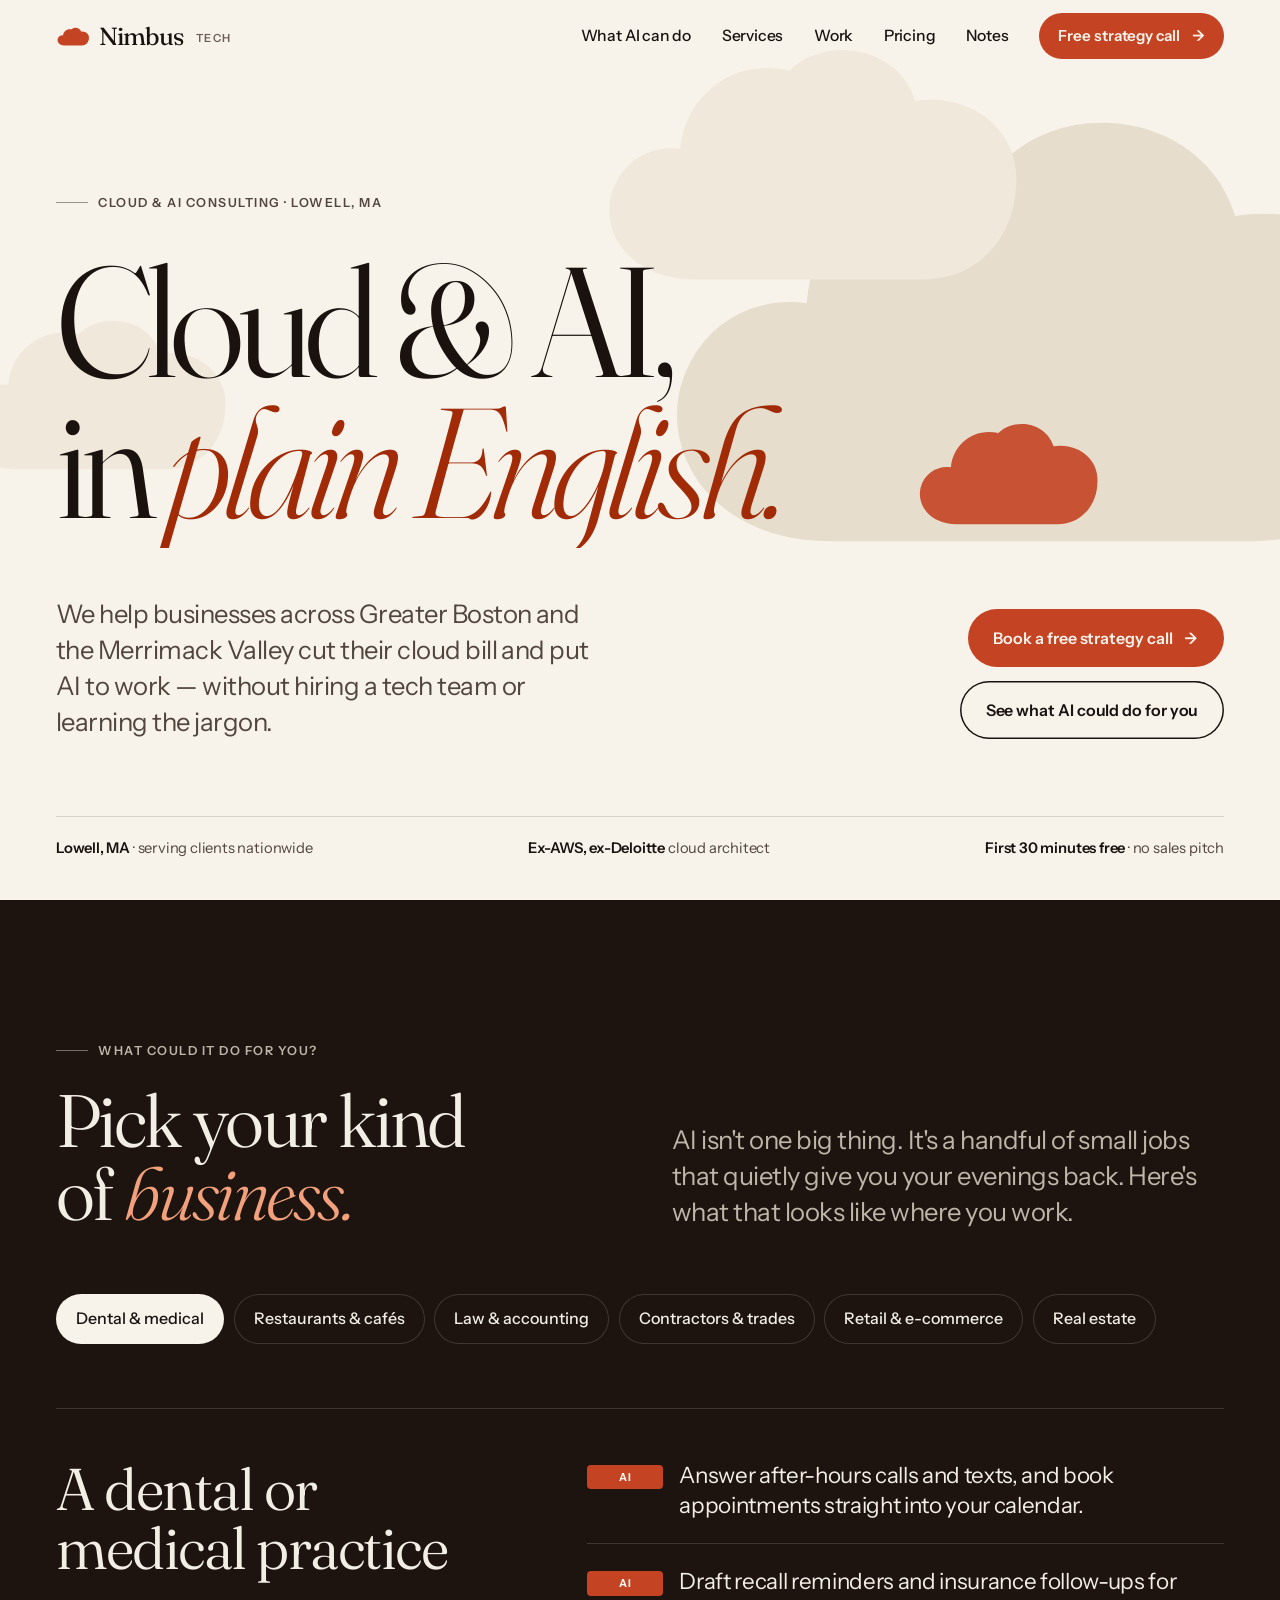
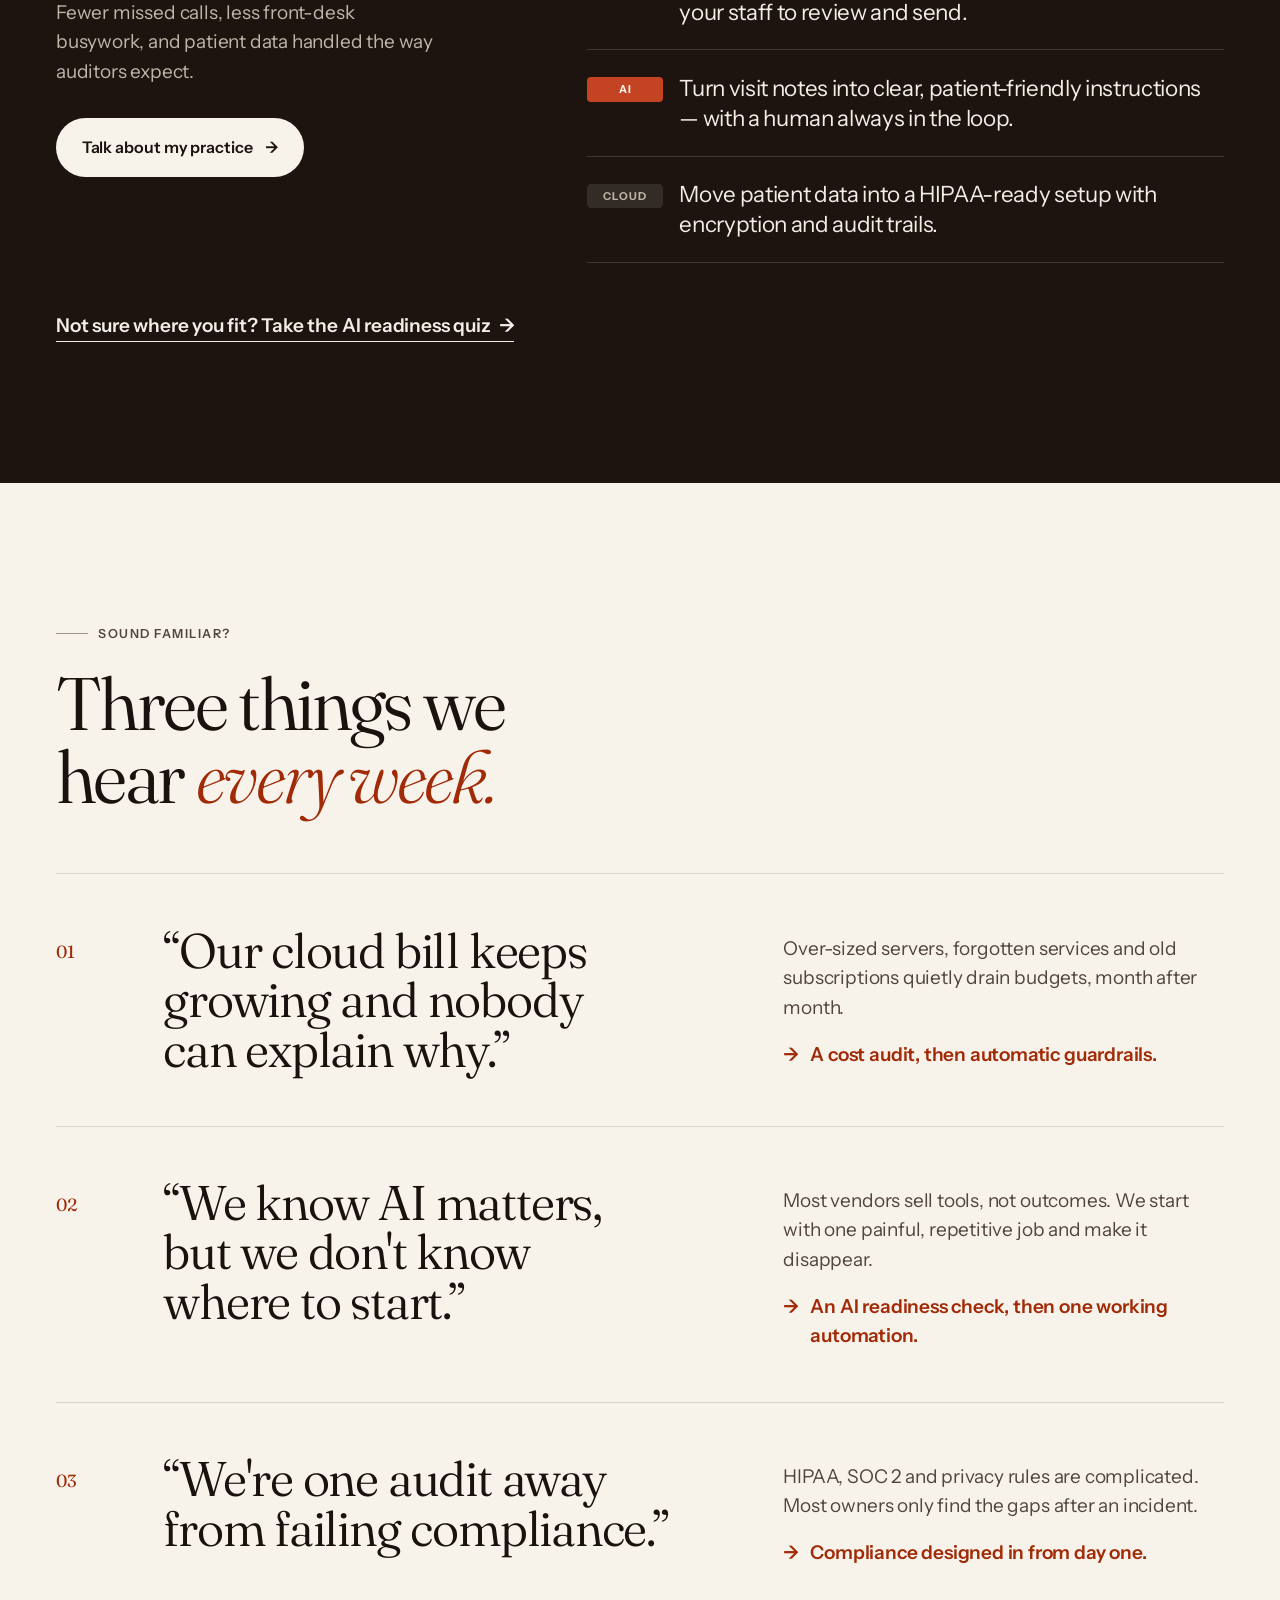
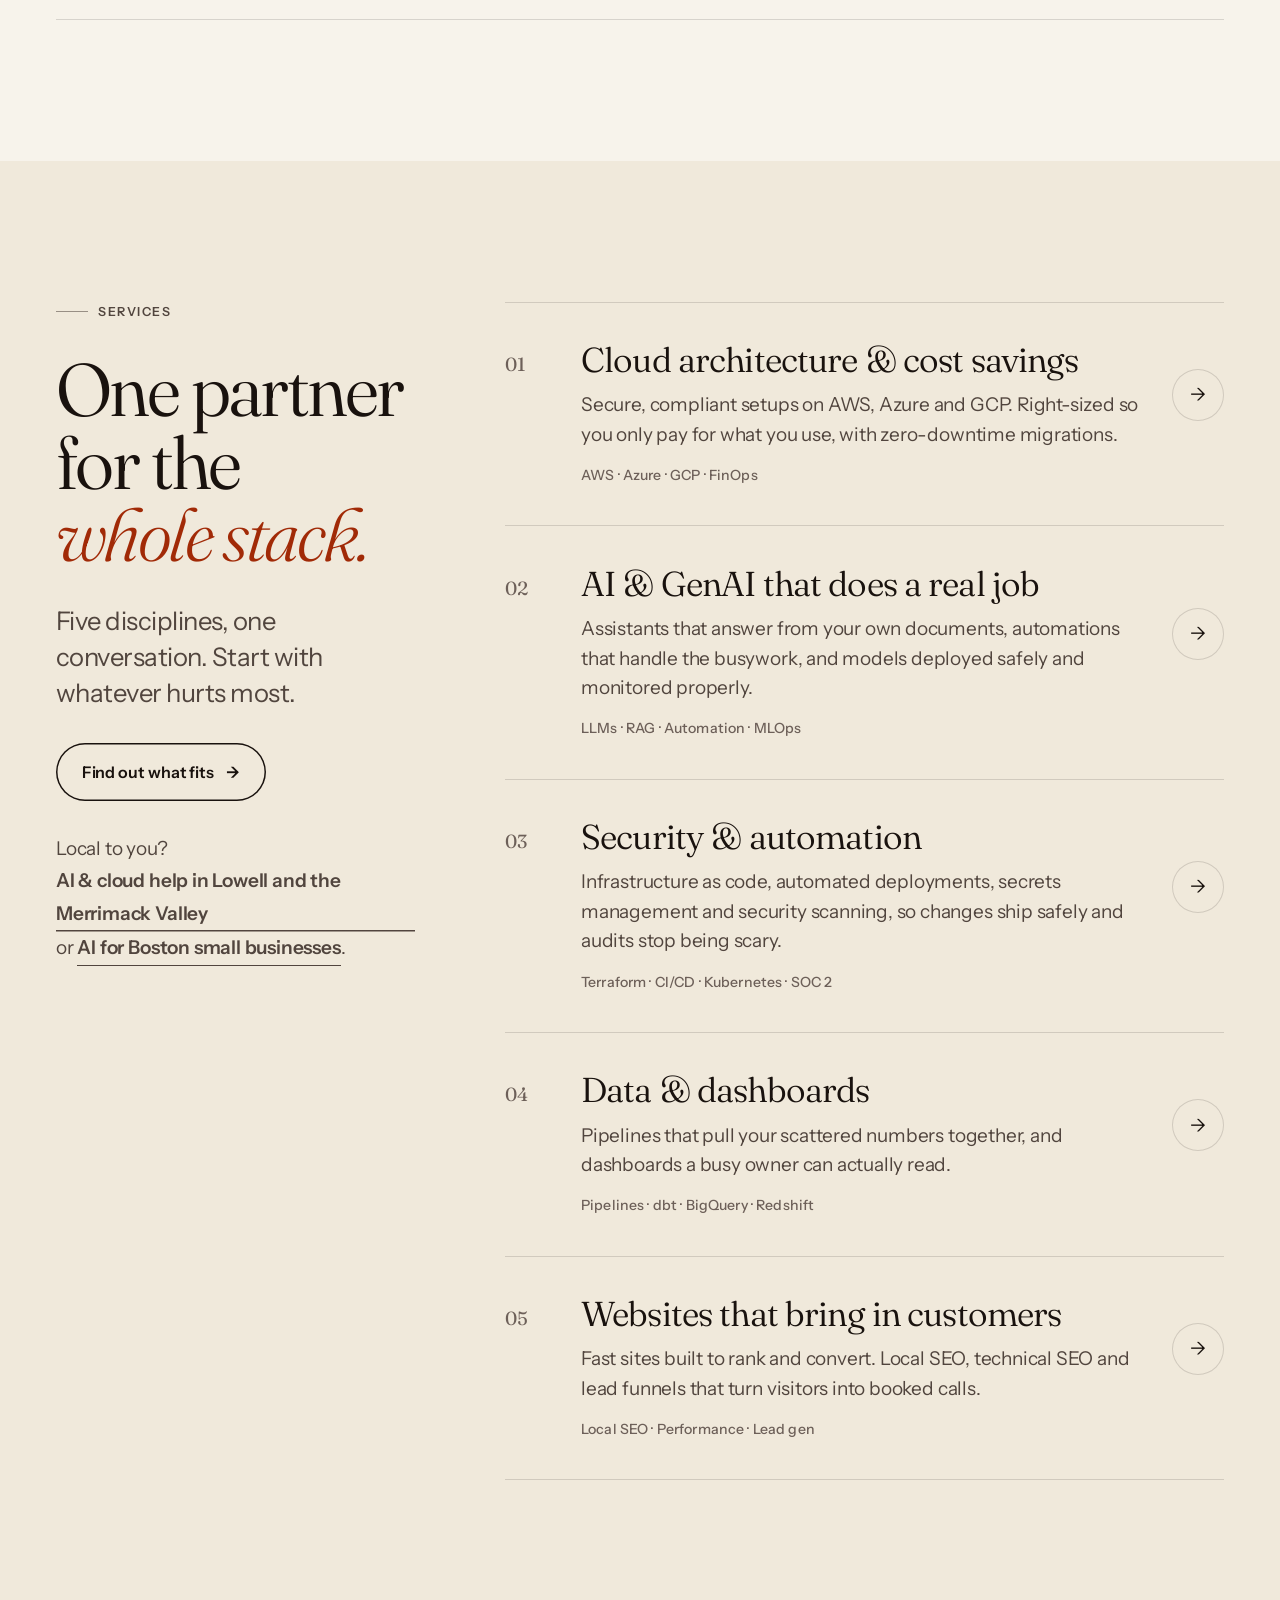
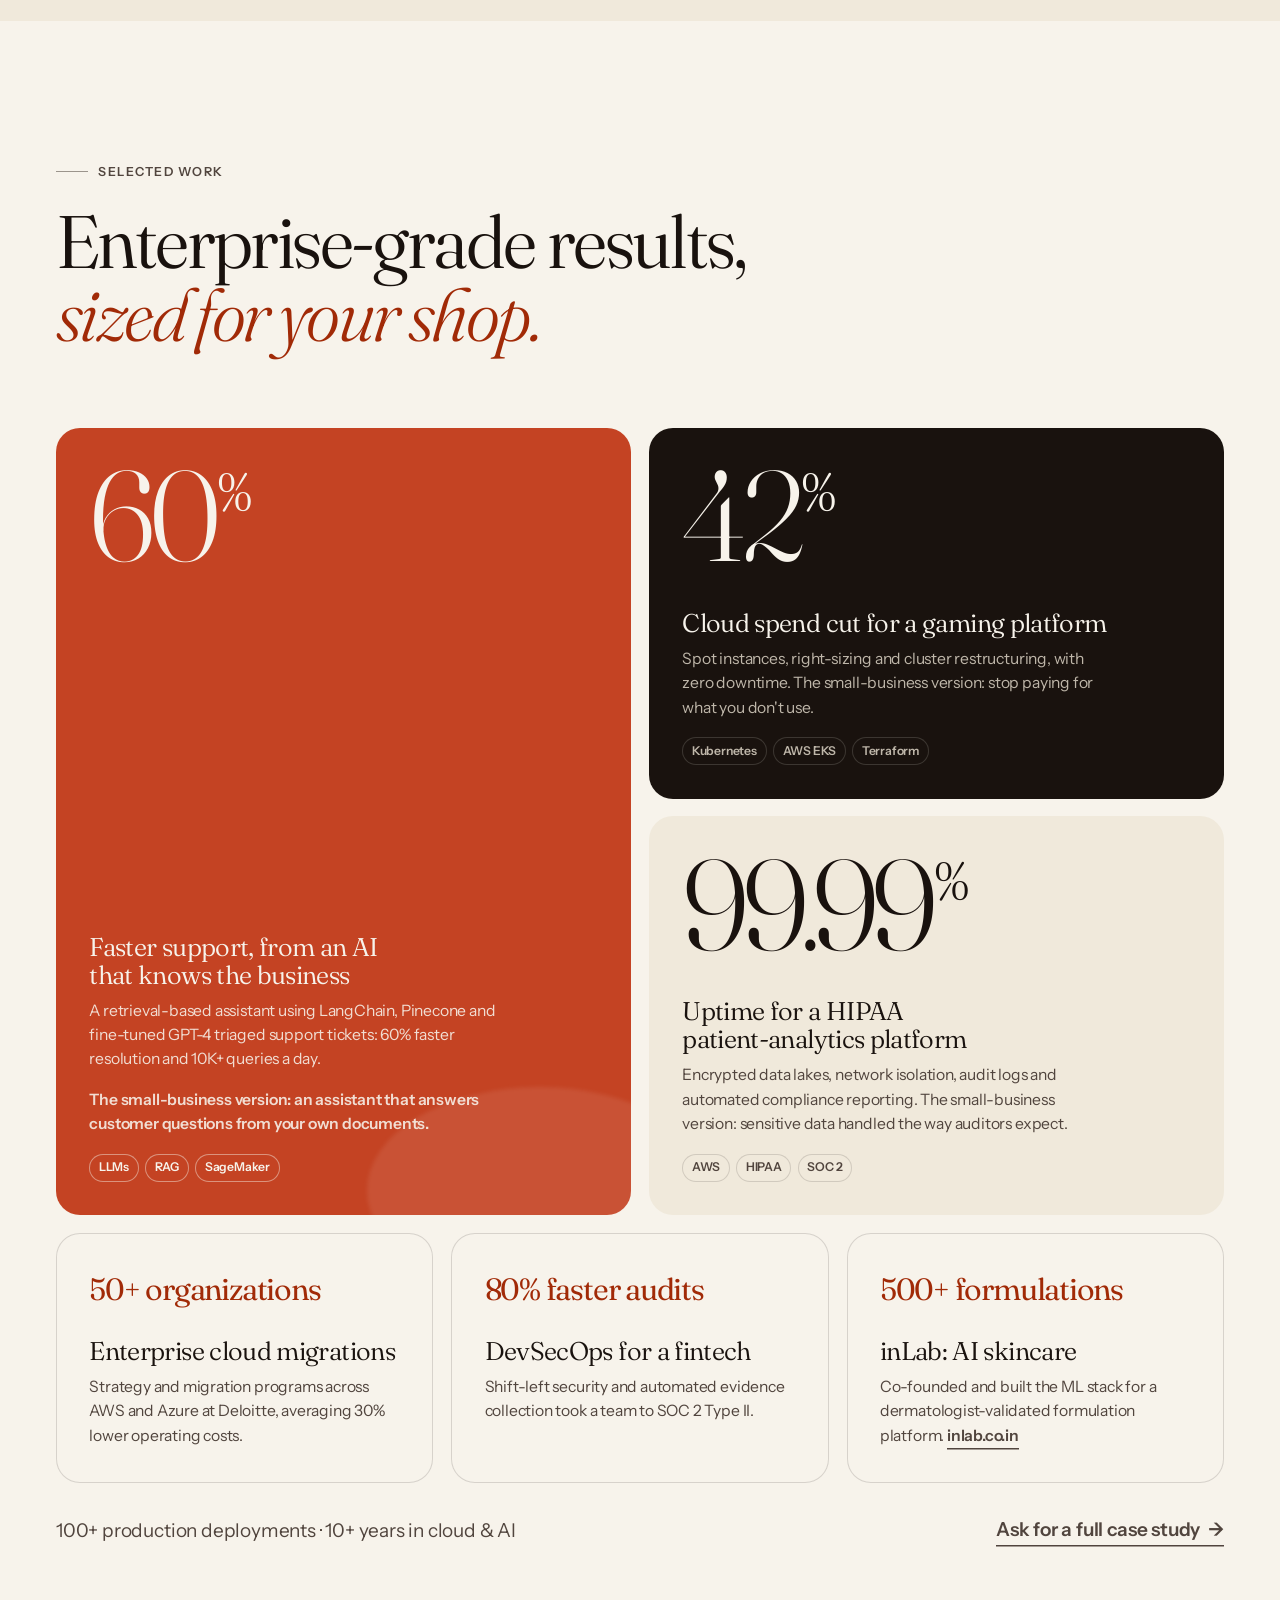
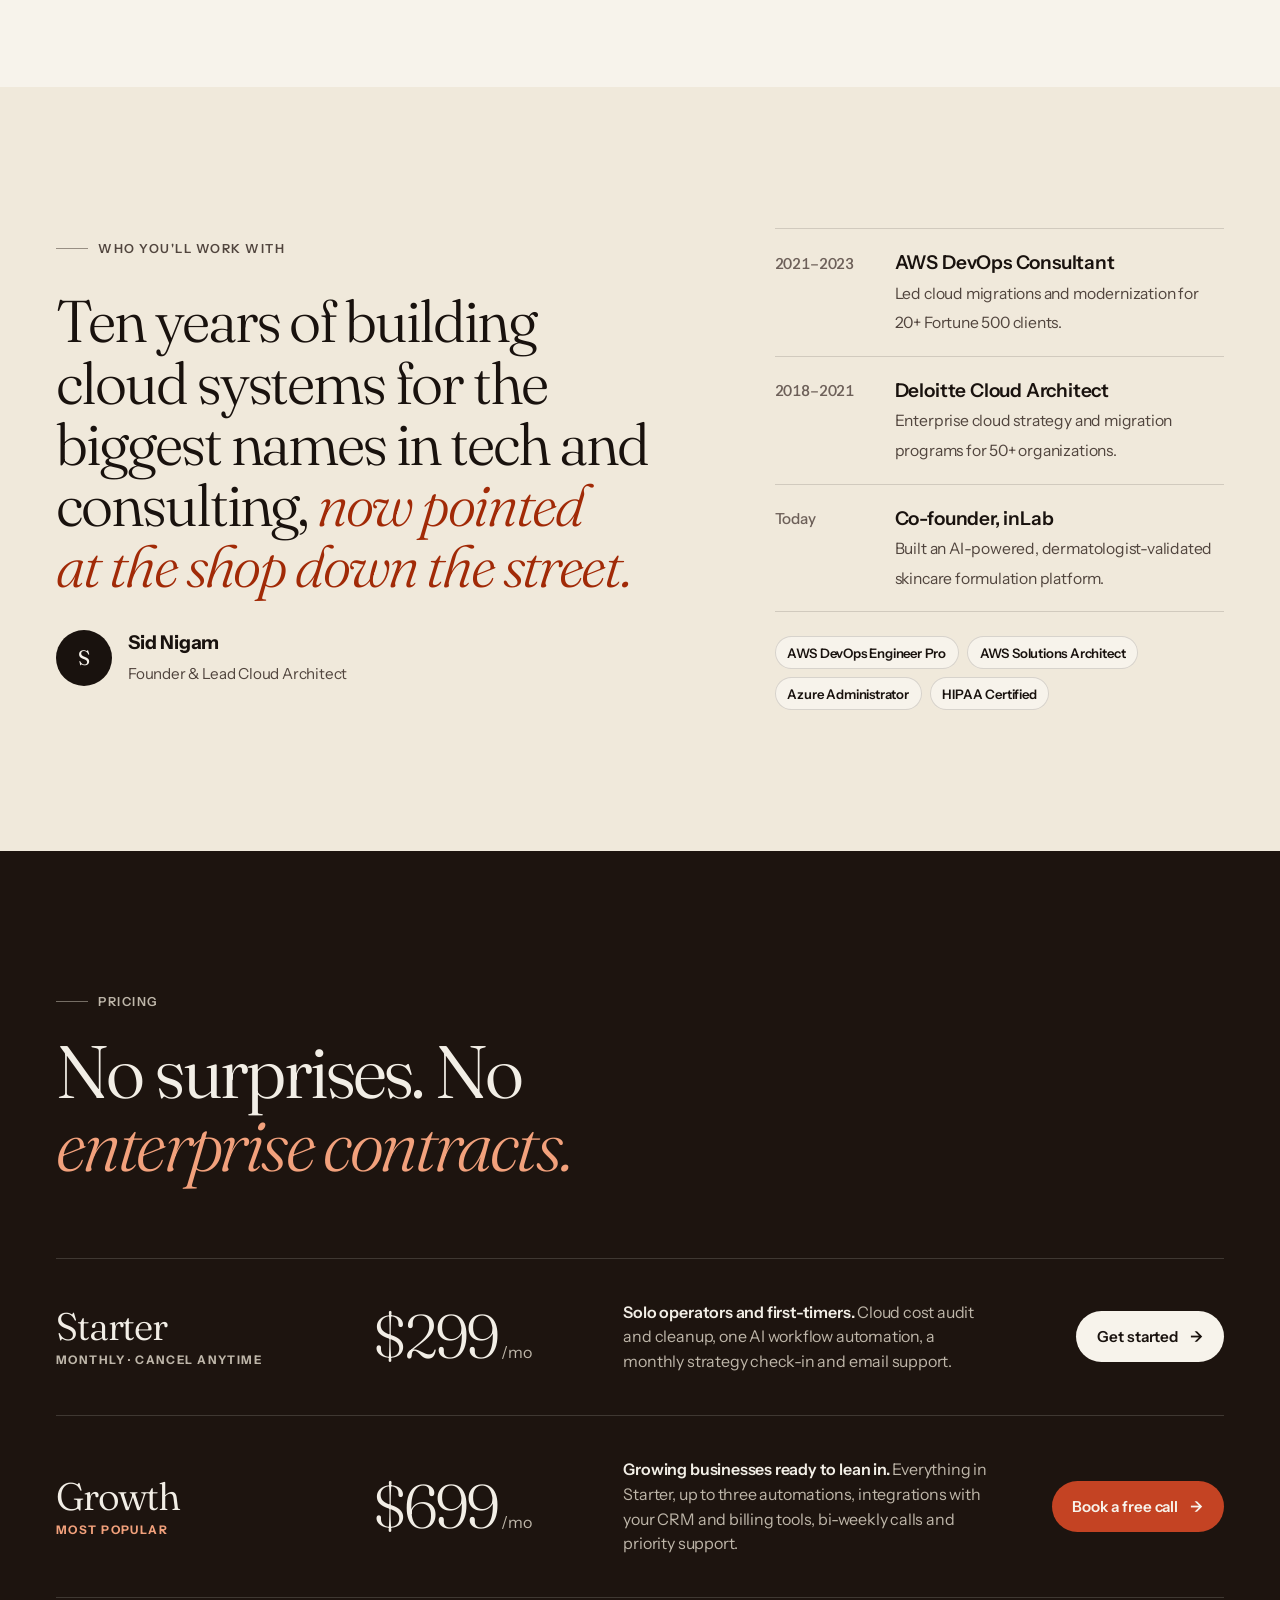
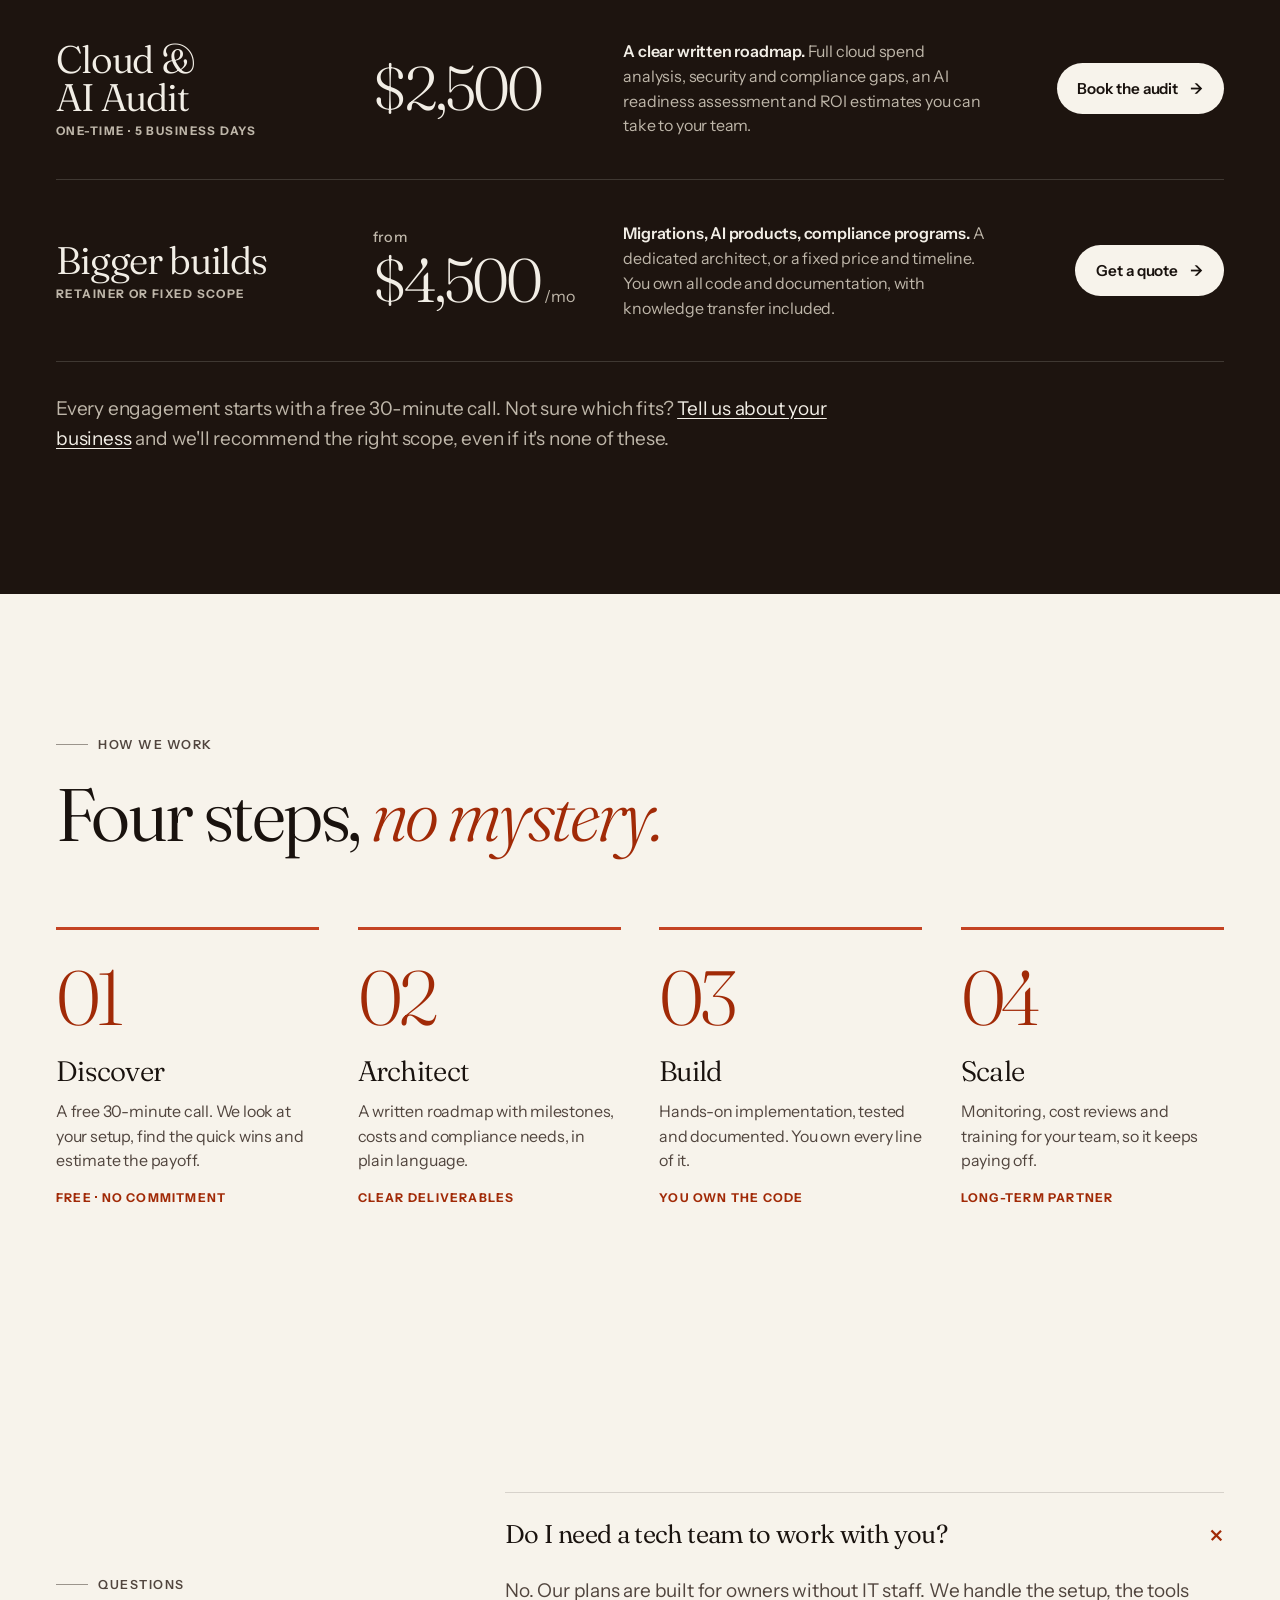
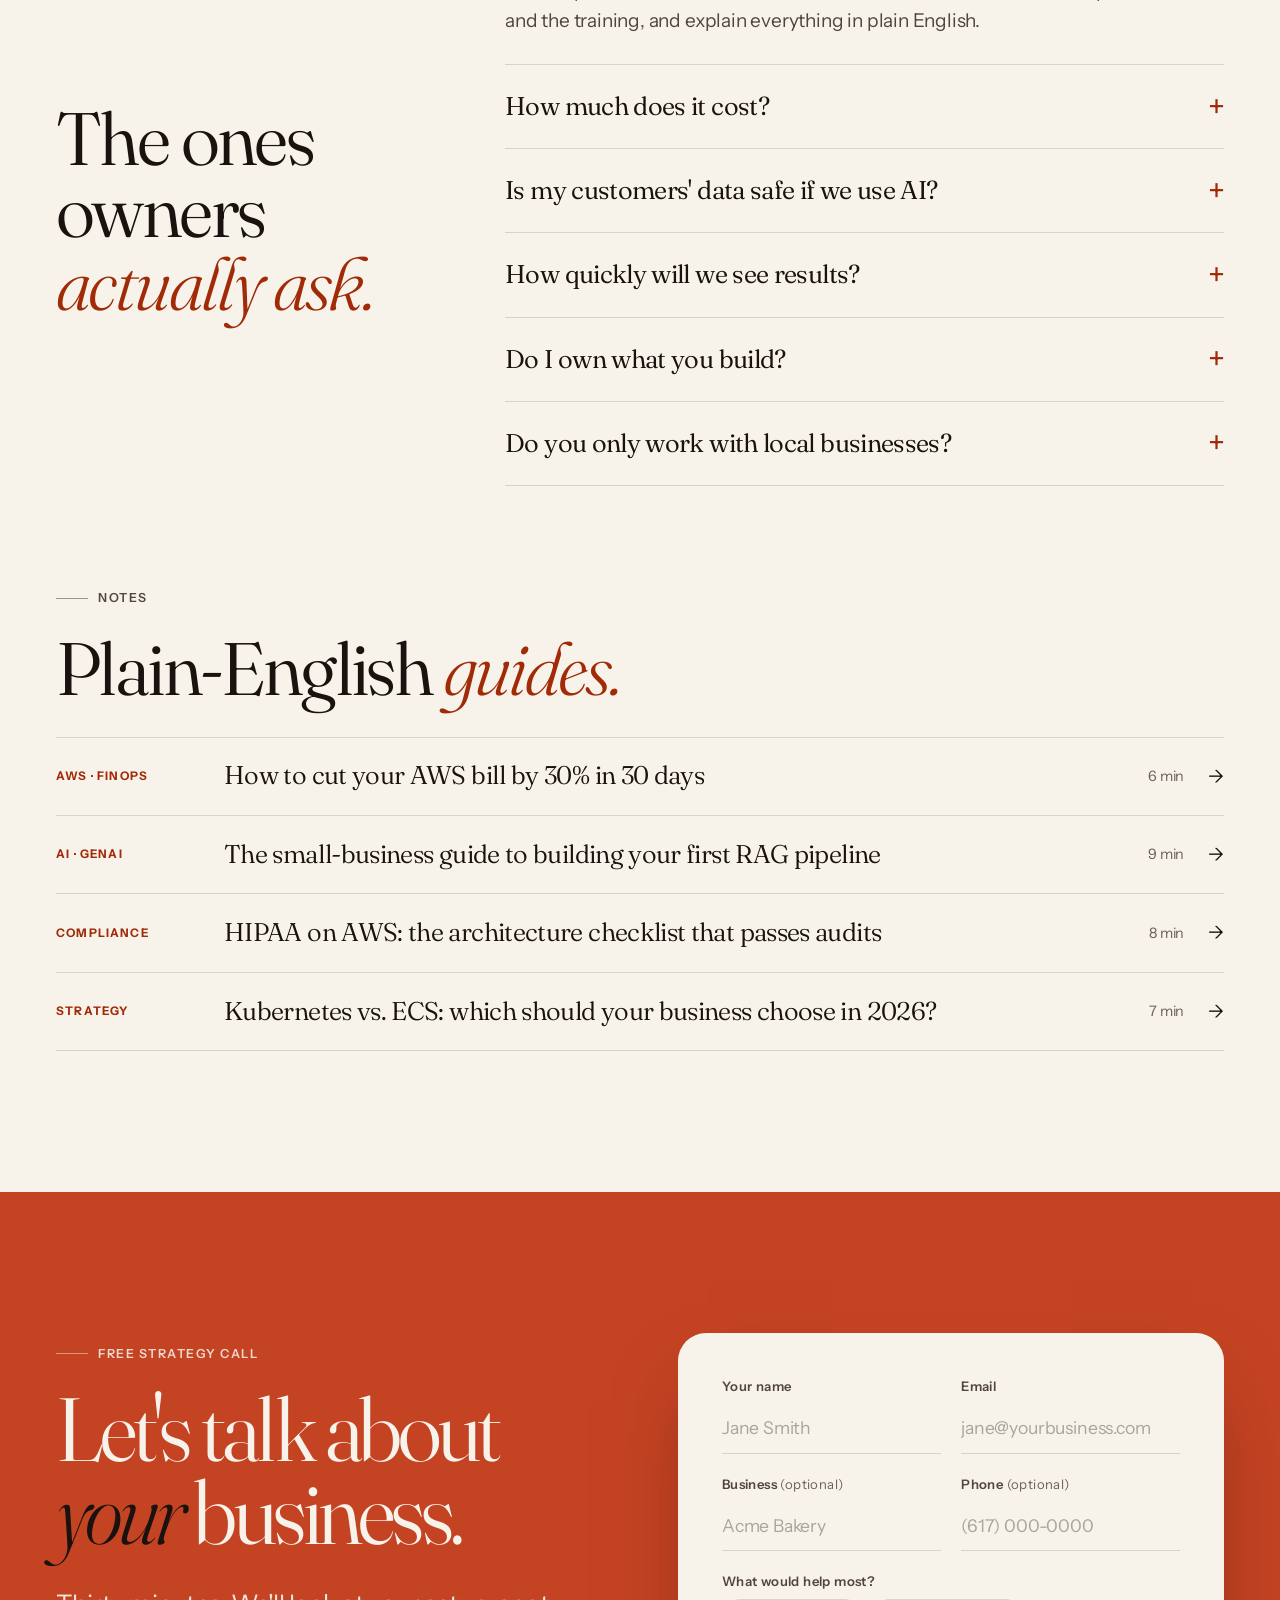
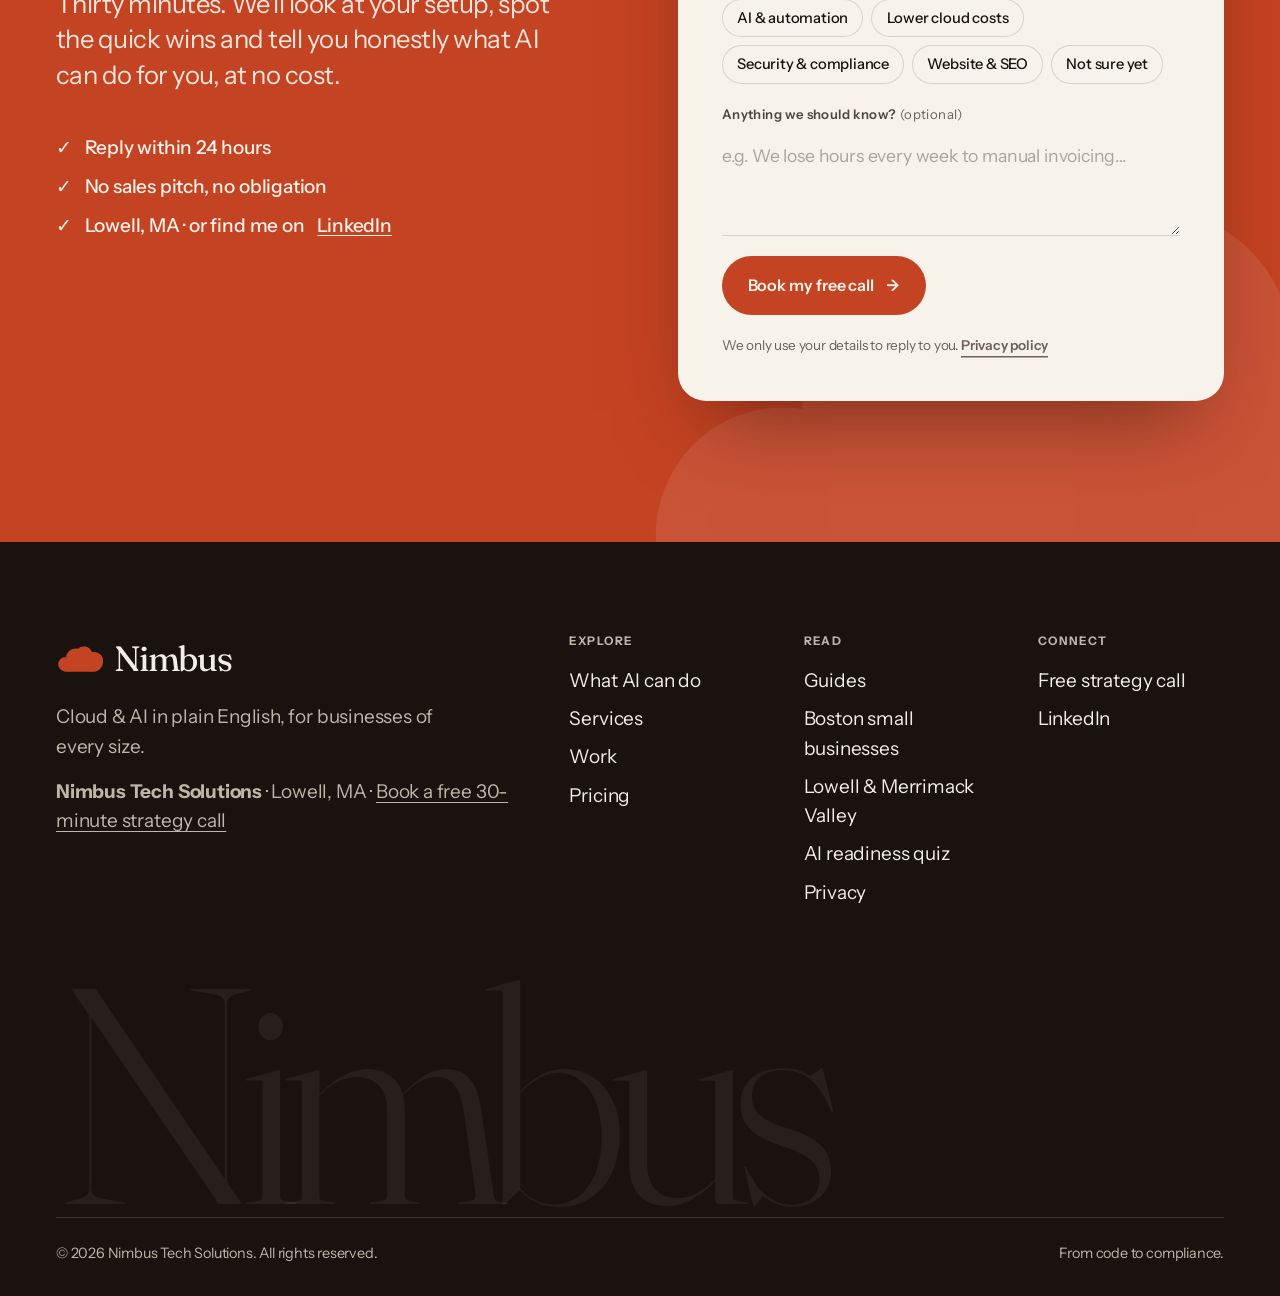
<file: index.html>
<!DOCTYPE html>
<html lang="en">
<head>
  <meta charset="utf-8">
  <meta name="viewport" content="width=device-width, initial-scale=1">
  <title>AI &amp; Cloud Consulting for Small Business | Lowell &amp; Boston</title>
  <meta name="description" content="Cloud and AI in plain English for small businesses in Lowell, Greater Boston and the Merrimack Valley. Plans from $299/month. Book a free strategy call.">
  <meta name="keywords" content="AI consultant Lowell MA, AI for small business Boston, cloud consulting Boston, small business AI tools, cloud cost optimization, AWS consulting Boston, AI automation, HIPAA compliance">
  <meta name="theme-color" content="#f4efe6">

  <link rel="canonical" href="https://nimbustechsolutions.com/">

  <meta property="og:type" content="website">
  <meta property="og:site_name" content="Nimbus Tech Solutions">
  <meta property="og:locale" content="en_US">
  <meta property="og:url" content="https://nimbustechsolutions.com/">
  <meta property="og:title" content="AI &amp; Cloud Consulting for Small Business | Lowell &amp; Boston">
  <meta property="og:description" content="Cloud and AI in plain English for small businesses in Lowell, Greater Boston and the Merrimack Valley. Plans from $299/month. Book a free strategy call.">
  <meta property="og:image" content="https://nimbustechsolutions.com/assets/img/hero-img.png">
  <meta property="og:image:width" content="780">
  <meta property="og:image:height" content="646">
  <meta property="og:image:alt" content="Nimbus Tech Solutions, AI and cloud consulting for small businesses">
  <meta name="twitter:card" content="summary_large_image">
  <meta name="twitter:title" content="AI &amp; Cloud Consulting for Small Business | Lowell &amp; Boston">
  <meta name="twitter:description" content="Cloud and AI in plain English for small businesses in Lowell, Greater Boston and the Merrimack Valley. Plans from $299/month. Book a free strategy call.">
  <meta name="twitter:image" content="https://nimbustechsolutions.com/assets/img/hero-img.png">
  <meta name="twitter:image:alt" content="Nimbus Tech Solutions, AI and cloud consulting for small businesses">

  <link href="assets/img/favicon.png" rel="icon">
  <link href="assets/img/apple-touch-icon.png" rel="apple-touch-icon">

  <link rel="preconnect" href="https://fonts.googleapis.com">
  <link rel="preconnect" href="https://fonts.gstatic.com" crossorigin>
  <link href="https://fonts.googleapis.com/css2?family=Fraunces:ital,opsz,wght@0,9..144,300..600;1,9..144,300..600&family=Instrument+Sans:wght@400..700&display=swap" rel="stylesheet">
  <link href="assets/css/home.css" rel="stylesheet">
  <script>document.documentElement.classList.add('js');</script>

  <script type="application/ld+json">
{
    "@context": "https://schema.org",
    "@type": "ProfessionalService",
    "@id": "https://nimbustechsolutions.com/#business",
    "name": "Nimbus Tech Solutions",
    "description": "AI and cloud consulting for small businesses in Lowell, Greater Boston and the Merrimack Valley: lower cloud bills, practical AI automation, security and compliance, and websites that bring in customers.",
    "url": "https://nimbustechsolutions.com/",
    "logo": "https://nimbustechsolutions.com/assets/img/apple-touch-icon.png",
    "image": "https://nimbustechsolutions.com/assets/img/hero-img.png",
    "email": "sidnigam.work@gmail.com",
    "priceRange": "$$",
    "address": {
      "@type": "PostalAddress",
      "addressLocality": "Lowell",
      "addressRegion": "MA",
      "addressCountry": "US"
    },
    "founder": {
      "@type": "Person",
      "name": "Sid Nigam",
      "jobTitle": "Founder & Lead Cloud Architect",
      "sameAs": "https://www.linkedin.com/in/sidnigam/",
      "knowsAbout": [
        "AWS",
        "Azure",
        "GCP",
        "Kubernetes",
        "Terraform",
        "GenAI",
        "LLMs",
        "HIPAA compliance",
        "DevSecOps"
      ]
    },
    "sameAs": [
      "https://www.linkedin.com/in/sidnigam/"
    ],
    "areaServed": [
      {
        "@type": "City",
        "name": "Lowell, MA"
      },
      {
        "@type": "Place",
        "name": "Greater Boston"
      },
      {
        "@type": "Place",
        "name": "Merrimack Valley"
      }
    ],
    "makesOffer": [
      {
        "@type": "Offer",
        "name": "Starter",
        "description": "Monthly plan for solo operators and first-timers: cloud cost audit and cleanup, one AI workflow automation, a monthly strategy check-in and email support. Cancel anytime.",
        "price": "299",
        "priceCurrency": "USD",
        "url": "https://nimbustechsolutions.com/#pricing",
        "itemOffered": {
          "@type": "Service",
          "name": "Starter"
        },
        "priceSpecification": {
          "@type": "UnitPriceSpecification",
          "price": "299",
          "priceCurrency": "USD",
          "unitCode": "MON",
          "unitText": "month"
        }
      },
      {
        "@type": "Offer",
        "name": "Growth",
        "description": "Monthly plan for growing businesses: everything in Starter, up to three automations, CRM and billing integrations, bi-weekly calls and priority support.",
        "price": "699",
        "priceCurrency": "USD",
        "url": "https://nimbustechsolutions.com/#pricing",
        "itemOffered": {
          "@type": "Service",
          "name": "Growth"
        },
        "priceSpecification": {
          "@type": "UnitPriceSpecification",
          "price": "699",
          "priceCurrency": "USD",
          "unitCode": "MON",
          "unitText": "month"
        }
      },
      {
        "@type": "Offer",
        "name": "Cloud & AI Audit",
        "description": "One-time audit delivered in 5 business days: cloud spend analysis, security and compliance gaps, an AI readiness assessment and ROI estimates.",
        "price": "2500",
        "priceCurrency": "USD",
        "url": "https://nimbustechsolutions.com/#pricing",
        "itemOffered": {
          "@type": "Service",
          "name": "Cloud & AI Audit"
        }
      }
    ]
  }
  </script>
  <script type="application/ld+json">
{
    "@context": "https://schema.org",
    "@type": "FAQPage",
    "mainEntity": [
      {
        "@type": "Question",
        "name": "Do I need a tech team to work with you?",
        "acceptedAnswer": {
          "@type": "Answer",
          "text": "No. Our plans are built for owners without IT staff. We handle the setup, the tools and the training, and explain everything in plain English."
        }
      },
      {
        "@type": "Question",
        "name": "How much does it cost?",
        "acceptedAnswer": {
          "@type": "Answer",
          "text": "Monthly plans start at $299 (Starter) and $699 (Growth). A one-time Cloud & AI Audit is $2,500, and larger builds are scoped after a free 30-minute call. Monthly plans can be cancelled anytime."
        }
      },
      {
        "@type": "Question",
        "name": "Is my customers' data safe if we use AI?",
        "acceptedAnswer": {
          "@type": "Answer",
          "text": "Privacy comes first. We choose tools and settings so your business data stays under your control, and we've built HIPAA, SOC 2, GDPR and ISO 27001 aligned architectures for regulated industries."
        }
      },
      {
        "@type": "Question",
        "name": "How quickly will we see results?",
        "acceptedAnswer": {
          "@type": "Answer",
          "text": "A first AI automation typically goes live in about two weeks, and the cloud audit gives you a written roadmap in five business days."
        }
      },
      {
        "@type": "Question",
        "name": "Do I own what you build?",
        "acceptedAnswer": {
          "@type": "Answer",
          "text": "Yes. You own all code and documentation, and we include knowledge transfer so you're never locked in."
        }
      },
      {
        "@type": "Question",
        "name": "Do you only work with local businesses?",
        "acceptedAnswer": {
          "@type": "Answer",
          "text": "We're based in Lowell, MA and love working with businesses across Greater Boston and the Merrimack Valley, in person when it helps. We also serve clients across the United States remotely."
        }
      }
    ]
  }
  </script>
</head>

<body>
  <a class="skip" href="#main">Skip to content</a>
  <div class="progress" aria-hidden="true"></div>

  <!-- Shared cloud shape -->
  <svg width="0" height="0" style="position:absolute" aria-hidden="true" focusable="false">
    <symbol id="cloud" viewBox="0 0 100 60">
      <path fill="currentColor" d="M24 58C10 58 3 48 5 39c2-8 9-12 16-11 1-12 12-21 25-18 8-8 25-6 29 7 13-2 25 7 23 21-1 11-9 20-21 20z"/>
    </symbol>
  </svg>

  <!-- ======= Header ======= -->
  <header class="hdr" id="hdr">
    <div class="wrap">
      <a class="brand" href="#top" aria-label="Nimbus Tech Solutions — home">
        <svg viewBox="0 0 100 60" aria-hidden="true"><use href="#cloud"/></svg>
        Nimbus<small>Tech</small>
      </a>
      <nav class="nav" id="nav" aria-label="Primary">
        <a href="#explore">What AI can do</a>
        <a href="#services">Services</a>
        <a href="#work">Work</a>
        <a href="#pricing">Pricing</a>
        <a href="#notes">Notes</a>
        <a class="btn btn--accent" href="#contact">Free strategy call <span class="arr" aria-hidden="true">→</span></a>
      </nav>
      <button class="menu-btn" id="menu-btn" aria-label="Menu" aria-expanded="false" aria-controls="nav"><span></span><span></span></button>
    </div>
  </header>

  <main id="main">

    <!-- ======= Hero ======= -->
    <section class="hero" id="top">
      <div class="hero-sky" aria-hidden="true">
        <svg class="cloud c1" viewBox="0 0 100 60"><use href="#cloud"/></svg>
        <svg class="cloud c2" viewBox="0 0 100 60"><use href="#cloud"/></svg>
        <svg class="cloud c3" viewBox="0 0 100 60"><use href="#cloud"/></svg>
        <svg class="cloud c4" viewBox="0 0 100 60"><use href="#cloud"/></svg>
      </div>
      <div class="wrap">
        <p class="label hero-kicker fade-up" style="--d:.1s">Cloud &amp; AI consulting · Lowell, MA</p>
        <h1>
          <span class="ln"><span>Cloud &amp; AI,</span></span>
          <span class="ln"><span>in <em>plain English.</em></span></span>
        </h1>
        <div class="hero-foot">
          <p class="lead fade-up" style="--d:.8s">We help businesses across Greater Boston and the Merrimack Valley cut their cloud bill and put AI to work — without hiring a tech team or learning the jargon.</p>
          <div class="hero-cta fade-up" style="--d:.95s">
            <a class="btn btn--accent" href="#contact">Book a free strategy call <span class="arr" aria-hidden="true">→</span></a>
            <a class="btn btn--ghost" href="#explore">See what AI could do for you</a>
          </div>
        </div>
        <div class="hero-meta fade-up" style="--d:1.1s">
          <span><b>Lowell, MA</b> · serving clients nationwide</span>
          <span><b>Ex-AWS, ex-Deloitte</b> cloud architect</span>
          <span><b>First 30 minutes free</b> · no sales pitch</span>
        </div>
      </div>
    </section>

    <!-- ======= Explorer ======= -->
    <section class="section night" id="explore">
      <div class="wrap">
        <div class="explorer-top rv">
          <div class="sec-head wide" style="margin:0">
            <p class="label">What could it do for you?</p>
            <h2>Pick your kind of <em>business.</em></h2>
          </div>
          <p class="lead">AI isn't one big thing. It's a handful of small jobs that quietly give you your evenings back. Here's what that looks like where you work.</p>
        </div>

        <div class="tabs rv" role="tablist" aria-label="Type of business" id="tabs">
          <button class="tab" role="tab" id="t-health" aria-controls="p-health" aria-selected="true" data-type="Dental &amp; medical practice">Dental &amp; medical</button>
          <button class="tab" role="tab" id="t-food" aria-controls="p-food" aria-selected="false" tabindex="-1" data-type="Restaurant or café">Restaurants &amp; cafés</button>
          <button class="tab" role="tab" id="t-pro" aria-controls="p-pro" aria-selected="false" tabindex="-1" data-type="Law or accounting firm">Law &amp; accounting</button>
          <button class="tab" role="tab" id="t-trade" aria-controls="p-trade" aria-selected="false" tabindex="-1" data-type="Contractor or trades business">Contractors &amp; trades</button>
          <button class="tab" role="tab" id="t-retail" aria-controls="p-retail" aria-selected="false" tabindex="-1" data-type="Retail or e-commerce shop">Retail &amp; e-commerce</button>
          <button class="tab" role="tab" id="t-prop" aria-controls="p-prop" aria-selected="false" tabindex="-1" data-type="Real estate or property business">Real estate</button>
        </div>

        <div class="panel" role="tabpanel" id="p-health" aria-labelledby="t-health" aria-live="polite">
          <div class="panel-who">
            <h3>A dental or medical practice</h3>
            <p>Fewer missed calls, less front-desk busywork, and patient data handled the way auditors expect.</p>
            <a class="btn" href="#contact" data-pick="Dental &amp; medical practice">Talk about my practice <span class="arr" aria-hidden="true">→</span></a>
          </div>
          <ul class="tasks">
            <li><span class="tag ai">AI</span><span>Answer after-hours calls and texts, and book appointments straight into your calendar.</span></li>
            <li><span class="tag ai">AI</span><span>Draft recall reminders and insurance follow-ups for your staff to review and send.</span></li>
            <li><span class="tag ai">AI</span><span>Turn visit notes into clear, patient-friendly instructions — with a human always in the loop.</span></li>
            <li><span class="tag">Cloud</span><span>Move patient data into a HIPAA-ready setup with encryption and audit trails.</span></li>
          </ul>
        </div>

        <div class="panel" role="tabpanel" id="p-food" aria-labelledby="t-food" aria-live="polite" hidden>
          <div class="panel-who">
            <h3>A restaurant or café</h3>
            <p>Less time on screens, more time on the floor. Your regulars still get your voice.</p>
            <a class="btn" href="#contact" data-pick="Restaurant or café">Talk about my restaurant <span class="arr" aria-hidden="true">→</span></a>
          </div>
          <ul class="tasks">
            <li><span class="tag ai">AI</span><span>Turn every review into a reply written in your voice, ready to post in one click.</span></li>
            <li><span class="tag ai">AI</span><span>Forecast prep and ordering from your own sales history, so you waste less.</span></li>
            <li><span class="tag ai">AI</span><span>Answer menu, allergen and hours questions on your website and Google listing, any time.</span></li>
            <li><span class="tag">Cloud</span><span>Cancel the servers and software subscriptions you stopped using months ago.</span></li>
          </ul>
        </div>

        <div class="panel" role="tabpanel" id="p-pro" aria-labelledby="t-pro" aria-live="polite" hidden>
          <div class="panel-who">
            <h3>A law or accounting firm</h3>
            <p>Faster first drafts and cleaner intake — with client confidentiality designed in, not bolted on.</p>
            <a class="btn" href="#contact" data-pick="Law or accounting firm">Talk about my firm <span class="arr" aria-hidden="true">→</span></a>
          </div>
          <ul class="tasks">
            <li><span class="tag ai">AI</span><span>First-pass summaries of long documents and contracts, for a professional to review.</span></li>
            <li><span class="tag ai">AI</span><span>Intake forms that qualify new leads and draft the engagement email.</span></li>
            <li><span class="tag ai">AI</span><span>Search your own past work in plain English, in a private system only you control.</span></li>
            <li><span class="tag">Cloud</span><span>Lock down client files with proper access controls, encryption and backups.</span></li>
          </ul>
        </div>

        <div class="panel" role="tabpanel" id="p-trade" aria-labelledby="t-trade" aria-live="polite" hidden>
          <div class="panel-who">
            <h3>A contractor or trades business</h3>
            <p>You're on a roof, not at a desk. Let the paperwork happen without you.</p>
            <a class="btn" href="#contact" data-pick="Contractor or trades business">Talk about my business <span class="arr" aria-hidden="true">→</span></a>
          </div>
          <ul class="tasks">
            <li><span class="tag ai">AI</span><span>Turn a voice memo from the truck into a clean, professional estimate.</span></li>
            <li><span class="tag ai">AI</span><span>Chase unpaid invoices and unanswered quotes automatically, politely.</span></li>
            <li><span class="tag ai">AI</span><span>Reply to new leads within minutes, even when you can't pick up the phone.</span></li>
            <li><span class="tag">Cloud</span><span>One tidy, backed-up home for job photos, permits and files.</span></li>
          </ul>
        </div>

        <div class="panel" role="tabpanel" id="p-retail" aria-labelledby="t-retail" aria-live="polite" hidden>
          <div class="panel-who">
            <h3>A retail or e-commerce shop</h3>
            <p>Keep the shelves and the storefront humming without a bigger team.</p>
            <a class="btn" href="#contact" data-pick="Retail or e-commerce shop">Talk about my shop <span class="arr" aria-hidden="true">→</span></a>
          </div>
          <ul class="tasks">
            <li><span class="tag ai">AI</span><span>Write product descriptions that stay consistent across every channel you sell on.</span></li>
            <li><span class="tag ai">AI</span><span>Answer “where's my order?” and return questions on autopilot, with a handoff to you when it matters.</span></li>
            <li><span class="tag ai">AI</span><span>Spot slow movers and reorder points straight from your sales data.</span></li>
            <li><span class="tag">Cloud</span><span>Right-size your hosting so a busy weekend doesn't mean a surprise bill.</span></li>
          </ul>
        </div>

        <div class="panel" role="tabpanel" id="p-prop" aria-labelledby="t-prop" aria-live="polite" hidden>
          <div class="panel-who">
            <h3>A real estate or property business</h3>
            <p>Respond first, stay organized, and stop re-typing the same follow-up.</p>
            <a class="btn" href="#contact" data-pick="Real estate or property business">Talk about my business <span class="arr" aria-hidden="true">→</span></a>
          </div>
          <ul class="tasks">
            <li><span class="tag ai">AI</span><span>Draft listing copy and personalized follow-ups for every lead.</span></li>
            <li><span class="tag ai">AI</span><span>Screen new inquiries and schedule showings without the back-and-forth.</span></li>
            <li><span class="tag ai">AI</span><span>Summarize leases and inspection reports into one page you can act on.</span></li>
            <li><span class="tag">Cloud</span><span>Bring scattered documents and tools into one secure, searchable system.</span></li>
          </ul>
        </div>

        <p class="rv" style="margin-top:3rem"><a class="tlink" href="boston-smb.html#checklist">Not sure where you fit? Take the AI readiness quiz <span aria-hidden="true">→</span></a></p>
      </div>
    </section>

    <!-- ======= Problems ======= -->
    <section class="section" id="problems">
      <div class="wrap">
        <div class="sec-head rv">
          <p class="label">Sound familiar?</p>
          <h2>Three things we hear <em>every week.</em></h2>
        </div>
        <div class="problems">
          <article class="problem rv">
            <span class="n">01</span>
            <h3>“Our cloud bill keeps growing and nobody can explain why.”</h3>
            <div class="body">
              <p class="muted">Over-sized servers, forgotten services and old subscriptions quietly drain budgets, month after month.</p>
              <p class="fix">A cost audit, then automatic guardrails.</p>
            </div>
          </article>
          <article class="problem rv">
            <span class="n">02</span>
            <h3>“We know AI matters, but we don't know where to start.”</h3>
            <div class="body">
              <p class="muted">Most vendors sell tools, not outcomes. We start with one painful, repetitive job and make it disappear.</p>
              <p class="fix">An AI readiness check, then one working automation.</p>
            </div>
          </article>
          <article class="problem rv">
            <span class="n">03</span>
            <h3>“We're one audit away from failing compliance.”</h3>
            <div class="body">
              <p class="muted">HIPAA, SOC 2 and privacy rules are complicated. Most owners only find the gaps after an incident.</p>
              <p class="fix">Compliance designed in from day one.</p>
            </div>
          </article>
        </div>
      </div>
    </section>

    <!-- ======= Services ======= -->
    <section class="section alt" id="services">
      <div class="wrap services">
        <div class="services-aside rv">
          <p class="label">Services</p>
          <h2>One partner for the <em>whole stack.</em></h2>
          <p class="lead">Five disciplines, one conversation. Start with whatever hurts most.</p>
          <div><a class="btn btn--ghost" href="#contact">Find out what fits <span class="arr" aria-hidden="true">→</span></a></div>
          <p class="svc-local">Local to you? <a class="tlink" href="lowell.html">AI &amp; cloud help in Lowell and the Merrimack Valley</a> or <a class="tlink" href="boston-smb.html">AI for Boston small businesses</a>.</p>
        </div>
        <div class="svc-list">
          <a class="svc rv" href="#contact" data-pick="Cloud">
            <span class="n">01</span>
            <div><h3>Cloud architecture &amp; cost savings</h3><p>Secure, compliant setups on AWS, Azure and GCP. Right-sized so you only pay for what you use, with zero-downtime migrations.</p></div>
            <span class="go" aria-hidden="true">→</span>
            <span class="stack">AWS · Azure · GCP · FinOps</span>
          </a>
          <a class="svc rv" href="#contact" data-pick="AI">
            <span class="n">02</span>
            <div><h3>AI &amp; GenAI that does a real job</h3><p>Assistants that answer from your own documents, automations that handle the busywork, and models deployed safely and monitored properly.</p></div>
            <span class="go" aria-hidden="true">→</span>
            <span class="stack">LLMs · RAG · Automation · MLOps</span>
          </a>
          <a class="svc rv" href="#contact" data-pick="Security">
            <span class="n">03</span>
            <div><h3>Security &amp; automation</h3><p>Infrastructure as code, automated deployments, secrets management and security scanning, so changes ship safely and audits stop being scary.</p></div>
            <span class="go" aria-hidden="true">→</span>
            <span class="stack">Terraform · CI/CD · Kubernetes · SOC 2</span>
          </a>
          <a class="svc rv" href="#contact" data-pick="Data">
            <span class="n">04</span>
            <div><h3>Data &amp; dashboards</h3><p>Pipelines that pull your scattered numbers together, and dashboards a busy owner can actually read.</p></div>
            <span class="go" aria-hidden="true">→</span>
            <span class="stack">Pipelines · dbt · BigQuery · Redshift</span>
          </a>
          <a class="svc rv" href="#contact" data-pick="Website">
            <span class="n">05</span>
            <div><h3>Websites that bring in customers</h3><p>Fast sites built to rank and convert. Local SEO, technical SEO and lead funnels that turn visitors into booked calls.</p></div>
            <span class="go" aria-hidden="true">→</span>
            <span class="stack">Local SEO · Performance · Lead gen</span>
          </a>
        </div>
      </div>
    </section>

    <!-- ======= Work ======= -->
    <section class="section" id="work">
      <div class="wrap">
        <div class="sec-head wide rv">
          <p class="label">Selected work</p>
          <h2>Enterprise-grade results, <em>sized for your shop.</em></h2>
        </div>
        <div class="bento">
          <article class="tile tile--a rv">
            <div>
              <div class="big">60<sup>%</sup></div>
            </div>
            <div>
              <h3>Faster support, from an AI that knows the business</h3>
              <p>A retrieval-based assistant using LangChain, Pinecone and fine-tuned GPT-4 triaged support tickets: 60% faster resolution and 10K+ queries a day.</p>
              <p style="margin-top:1rem;font-weight:600">The small-business version: an assistant that answers customer questions from your own documents.</p>
              <div class="chips"><span>LLMs</span><span>RAG</span><span>SageMaker</span></div>
            </div>
          </article>
          <article class="tile tile--b rv" style="--d:.08s">
            <div class="big">42<sup>%</sup></div>
            <div>
              <h3>Cloud spend cut for a gaming platform</h3>
              <p>Spot instances, right-sizing and cluster restructuring, with zero downtime. The small-business version: stop paying for what you don't use.</p>
              <div class="chips"><span>Kubernetes</span><span>AWS EKS</span><span>Terraform</span></div>
            </div>
          </article>
          <article class="tile tile--c rv" style="--d:.16s">
            <div class="big">99.99<sup>%</sup></div>
            <div>
              <h3>Uptime for a HIPAA patient-analytics platform</h3>
              <p>Encrypted data lakes, network isolation, audit logs and automated compliance reporting. The small-business version: sensitive data handled the way auditors expect.</p>
              <div class="chips"><span>AWS</span><span>HIPAA</span><span>SOC 2</span></div>
            </div>
          </article>
          <article class="tile tile--s rv">
            <span class="stat">50+ organizations</span>
            <div><h3>Enterprise cloud migrations</h3><p>Strategy and migration programs across AWS and Azure at Deloitte, averaging 30% lower operating costs.</p></div>
          </article>
          <article class="tile tile--s rv" style="--d:.08s">
            <span class="stat">80% faster audits</span>
            <div><h3>DevSecOps for a fintech</h3><p>Shift-left security and automated evidence collection took a team to SOC 2 Type II.</p></div>
          </article>
          <article class="tile tile--s rv" style="--d:.16s">
            <span class="stat">500+ formulations</span>
            <div><h3>inLab: AI skincare</h3><p>Co-founded and built the ML stack for a dermatologist-validated formulation platform. <a class="tlink" href="https://www.inlab.co.in" target="_blank" rel="noopener noreferrer">inlab.co.in</a></p></div>
          </article>
        </div>
        <div class="work-note rv">
          <span>100+ production deployments · 10+ years in cloud &amp; AI</span>
          <a class="tlink" href="#contact" data-pick="Case study">Ask for a full case study <span aria-hidden="true">→</span></a>
        </div>
      </div>
    </section>

    <!-- ======= Founder ======= -->
    <section class="section alt" id="about">
      <div class="wrap founder">
        <div class="rv">
          <p class="label" style="margin-bottom:2rem">Who you'll work with</p>
          <p class="quote">Ten years of building cloud systems for the biggest names in tech and consulting, <em>now pointed at the shop down the street.</em></p>
          <div class="sig">
            <span class="mono-badge" aria-hidden="true">S</span>
            <div><b>Sid Nigam</b><span>Founder &amp; Lead Cloud Architect</span></div>
          </div>
        </div>
        <div class="rv" style="--d:.1s">
          <ul class="timeline">
            <li><span class="yr">2021–2023</span><div><b>AWS DevOps Consultant</b><span>Led cloud migrations and modernization for 20+ Fortune 500 clients.</span></div></li>
            <li><span class="yr">2018–2021</span><div><b>Deloitte Cloud Architect</b><span>Enterprise cloud strategy and migration programs for 50+ organizations.</span></div></li>
            <li><span class="yr">Today</span><div><b>Co-founder, inLab</b><span>Built an AI-powered, dermatologist-validated skincare formulation platform.</span></div></li>
          </ul>
          <div class="certs" aria-label="Certifications">
            <span>AWS DevOps Engineer Pro</span><span>AWS Solutions Architect</span><span>Azure Administrator</span><span>HIPAA Certified</span>
          </div>
        </div>
      </div>
    </section>

    <!-- ======= Pricing ======= -->
    <section class="section night" id="pricing">
      <div class="wrap">
        <div class="sec-head wide rv">
          <p class="label">Pricing</p>
          <h2>No surprises. No <em>enterprise contracts.</em></h2>
        </div>
        <div class="plans">
          <article class="plan rv">
            <h3 class="pname">Starter<small>Monthly · cancel anytime</small></h3>
            <div class="price">$299<small>/mo</small></div>
            <p><b>Solo operators and first-timers.</b> Cloud cost audit and cleanup, one AI workflow automation, a monthly strategy check-in and email support.</p>
            <a class="btn" href="#contact" data-pick="Starter plan">Get started <span class="arr" aria-hidden="true">→</span></a>
          </article>
          <article class="plan plan--hot rv" style="--d:.06s">
            <h3 class="pname">Growth<small class="pop">Most popular</small></h3>
            <div class="price">$699<small>/mo</small></div>
            <p><b>Growing businesses ready to lean in.</b> Everything in Starter, up to three automations, integrations with your CRM and billing tools, bi-weekly calls and priority support.</p>
            <a class="btn" href="#contact" data-pick="Growth plan">Book a free call <span class="arr" aria-hidden="true">→</span></a>
          </article>
          <article class="plan rv" style="--d:.12s">
            <h3 class="pname">Cloud &amp; AI Audit<small>One-time · 5 business days</small></h3>
            <div class="price">$2,500</div>
            <p><b>A clear written roadmap.</b> Full cloud spend analysis, security and compliance gaps, an AI readiness assessment and ROI estimates you can take to your team.</p>
            <a class="btn" href="#contact" data-pick="Cloud &amp; AI audit">Book the audit <span class="arr" aria-hidden="true">→</span></a>
          </article>
          <article class="plan rv" style="--d:.18s">
            <h3 class="pname">Bigger builds<small>Retainer or fixed scope</small></h3>
            <div class="price"><i>from</i>$4,500<small>/mo</small></div>
            <p><b>Migrations, AI products, compliance programs.</b> A dedicated architect, or a fixed price and timeline. You own all code and documentation, with knowledge transfer included.</p>
            <a class="btn" href="#contact" data-pick="Larger project">Get a quote <span class="arr" aria-hidden="true">→</span></a>
          </article>
        </div>
        <p class="price-note rv">Every engagement starts with a free 30-minute call. Not sure which fits? <a href="#contact">Tell us about your business</a> and we'll recommend the right scope, even if it's none of these.</p>
      </div>
    </section>

    <!-- ======= Process ======= -->
    <section class="section" id="process">
      <div class="wrap">
        <div class="sec-head wide rv">
          <p class="label">How we work</p>
          <h2>Four steps, <em>no mystery.</em></h2>
        </div>
        <div class="steps">
          <div class="step rv" style="--d:0s">
            <div class="sn">01</div><h3>Discover</h3>
            <p>A free 30-minute call. We look at your setup, find the quick wins and estimate the payoff.</p><span class="free">Free · no commitment</span>
          </div>
          <div class="step rv" style="--d:.15s">
            <div class="sn">02</div><h3>Architect</h3>
            <p>A written roadmap with milestones, costs and compliance needs, in plain language.</p><span class="free">Clear deliverables</span>
          </div>
          <div class="step rv" style="--d:.3s">
            <div class="sn">03</div><h3>Build</h3>
            <p>Hands-on implementation, tested and documented. You own every line of it.</p><span class="free">You own the code</span>
          </div>
          <div class="step rv" style="--d:.45s">
            <div class="sn">04</div><h3>Scale</h3>
            <p>Monitoring, cost reviews and training for your team, so it keeps paying off.</p><span class="free">Long-term partner</span>
          </div>
        </div>
      </div>
    </section>

    <!-- ======= FAQ + Notes ======= -->
    <section class="section" id="faq">
      <div class="wrap">
        <div class="faq-grid">
          <div class="sec-head rv" style="margin:0">
            <p class="label">Questions</p>
            <h2>The ones owners <em>actually ask.</em></h2>
          </div>
          <div class="faq rv">
            <details open>
              <summary>Do I need a tech team to work with you?</summary>
              <p class="ans">No. Our plans are built for owners without IT staff. We handle the setup, the tools and the training, and explain everything in plain English.</p>
            </details>
            <details>
              <summary>How much does it cost?</summary>
              <p class="ans">Monthly plans start at $299 (Starter) and $699 (Growth). A one-time Cloud &amp; AI Audit is $2,500, and larger builds are scoped after a free 30-minute call. Monthly plans can be cancelled anytime.</p>
            </details>
            <details>
              <summary>Is my customers' data safe if we use AI?</summary>
              <p class="ans">Privacy comes first. We choose tools and settings so your business data stays under your control, and we've built HIPAA, SOC 2, GDPR and ISO 27001 aligned architectures for regulated industries.</p>
            </details>
            <details>
              <summary>How quickly will we see results?</summary>
              <p class="ans">A first AI automation typically goes live in about two weeks, and the cloud audit gives you a written roadmap in five business days.</p>
            </details>
            <details>
              <summary>Do I own what you build?</summary>
              <p class="ans">Yes. You own all code and documentation, and we include knowledge transfer so you're never locked in.</p>
            </details>
            <details>
              <summary>Do you only work with local businesses?</summary>
              <p class="ans">We're based in Lowell, MA and love working with businesses across Greater Boston and the Merrimack Valley, in person when it helps. We also serve clients across the United States remotely.</p>
            </details>
          </div>
        </div>

        <div class="notes" id="notes">
          <div class="notes-head rv">
            <div class="sec-head" style="margin:0"><p class="label">Notes</p><h2>Plain-English <em>guides.</em></h2></div>
          </div>
          <div class="rv">
            <a class="note" href="blog/cut-aws-bill-30-percent.html"><span class="t">AWS · FinOps</span><h3>How to cut your AWS bill by 30% in 30 days</h3><span class="rt">6 min</span><span class="arr" aria-hidden="true">→</span></a>
            <a class="note" href="blog/smb-rag-pipeline-guide.html"><span class="t">AI · GenAI</span><h3>The small-business guide to building your first RAG pipeline</h3><span class="rt">9 min</span><span class="arr" aria-hidden="true">→</span></a>
            <a class="note" href="blog/hipaa-aws-checklist.html"><span class="t">Compliance</span><h3>HIPAA on AWS: the architecture checklist that passes audits</h3><span class="rt">8 min</span><span class="arr" aria-hidden="true">→</span></a>
            <a class="note" href="blog/kubernetes-vs-ecs-2026.html"><span class="t">Strategy</span><h3>Kubernetes vs. ECS: which should your business choose in 2026?</h3><span class="rt">7 min</span><span class="arr" aria-hidden="true">→</span></a>
          </div>
        </div>
      </div>
    </section>

    <!-- ======= Contact ======= -->
    <section class="section contact" id="contact">
      <svg class="cloud-bg" viewBox="0 0 100 60" aria-hidden="true"><use href="#cloud"/></svg>
      <div class="wrap contact-grid">
        <div class="rv">
          <p class="label">Free strategy call</p>
          <h2>Let's talk about <em>your</em> business.</h2>
          <p class="lead">Thirty minutes. We'll look at your setup, spot the quick wins and tell you honestly what AI can do for you, at no cost.</p>
          <ul class="contact-facts">
            <li>Reply within 24 hours</li>
            <li>No sales pitch, no obligation</li>
            <li>Lowell, MA · or find me on <a href="https://www.linkedin.com/in/sidnigam/" target="_blank" rel="noopener noreferrer">LinkedIn</a></li>
          </ul>
        </div>

        <div class="rv" style="--d:.1s">
          <form class="form" id="lead-form" action="https://formspree.io/f/xjvnbjvn" method="POST" novalidate>
            <div id="form-fields" style="display:grid;gap:1.25rem">
              <input type="hidden" name="_subject" value="New Strategy Call Request — Nimbus">
              <input type="hidden" name="business_type" id="business-type" value="">
              <input class="hp" type="text" name="_gotcha" tabindex="-1" autocomplete="off" aria-hidden="true">
              <p class="ctx" id="ctx" hidden><span>Talking about: <strong id="ctx-val"></strong></span><button type="button" id="ctx-clear">clear</button></p>
              <div class="row2">
                <div class="field" id="f-name">
                  <label for="name">Your name</label>
                  <input type="text" id="name" name="name" placeholder="Jane Smith" autocomplete="name" required>
                  <span class="err">Please tell us your name.</span>
                </div>
                <div class="field" id="f-email">
                  <label for="email">Email</label>
                  <input type="email" id="email" name="email" placeholder="jane@yourbusiness.com" autocomplete="email" required>
                  <span class="err">Please enter a valid email.</span>
                </div>
              </div>
              <div class="row2">
                <div class="field">
                  <label for="biz">Business <span class="opt">(optional)</span></label>
                  <input type="text" id="biz" name="business" placeholder="Acme Bakery" autocomplete="organization">
                </div>
                <div class="field">
                  <label for="phone">Phone <span class="opt">(optional)</span></label>
                  <input type="tel" id="phone" name="phone" placeholder="(617) 000-0000" autocomplete="tel">
                </div>
              </div>
              <div class="field">
                <span class="lab" id="lab-interest">What would help most?</span>
                <div class="picks" role="group" aria-labelledby="lab-interest">
                  <label class="pick"><input type="checkbox" name="interest" value="AI"><span>AI &amp; automation</span></label>
                  <label class="pick"><input type="checkbox" name="interest" value="Cloud costs"><span>Lower cloud costs</span></label>
                  <label class="pick"><input type="checkbox" name="interest" value="Security"><span>Security &amp; compliance</span></label>
                  <label class="pick"><input type="checkbox" name="interest" value="Website"><span>Website &amp; SEO</span></label>
                  <label class="pick"><input type="checkbox" name="interest" value="Not sure"><span>Not sure yet</span></label>
                </div>
              </div>
              <div class="field">
                <label for="message">Anything we should know? <span class="opt">(optional)</span></label>
                <textarea id="message" name="message" rows="3" placeholder="e.g. We lose hours every week to manual invoicing…"></textarea>
              </div>
              <button type="submit" class="btn btn--accent" id="submit">Book my free call <span class="arr" aria-hidden="true">→</span></button>
              <p class="small">We only use your details to reply to you. <a class="tlink" href="privacy.html">Privacy policy</a></p>
              <p class="fail form-state" id="form-fail" role="alert">Something went wrong. Please try again, or reach out on LinkedIn.</p>
            </div>
            <div class="ok form-state" id="form-ok" role="status" tabindex="-1">
              <h3>Thank you — you're on the list.</h3>
              <p>Sid will reach out within 24 hours to schedule your free call. Keep an eye on your inbox.</p>
            </div>
          </form>
        </div>
      </div>
    </section>

  </main>

  <!-- ======= Footer ======= -->
  <footer class="ftr">
    <div class="wrap">
      <div class="ftr-top">
        <div>
          <a class="brand" href="#top"><svg viewBox="0 0 100 60" aria-hidden="true"><use href="#cloud"/></svg>Nimbus</a>
          <p>Cloud &amp; AI in plain English, for businesses of every size.</p>
          <p class="nap"><strong>Nimbus Tech Solutions</strong> · Lowell, MA · <a href="#contact">Book a free 30-minute strategy call</a></p>
        </div>
        <div>
          <h2>Explore</h2>
          <ul><li><a href="#explore">What AI can do</a></li><li><a href="#services">Services</a></li><li><a href="#work">Work</a></li><li><a href="#pricing">Pricing</a></li></ul>
        </div>
        <div>
          <h2>Read</h2>
          <ul><li><a href="#notes">Guides</a></li><li><a href="boston-smb.html">Boston small businesses</a></li><li><a href="lowell.html">Lowell &amp; Merrimack Valley</a></li><li><a href="boston-smb.html#checklist">AI readiness quiz</a></li><li><a href="privacy.html">Privacy</a></li></ul>
        </div>
        <div>
          <h2>Connect</h2>
          <ul><li><a href="#contact">Free strategy call</a></li><li><a href="https://www.linkedin.com/in/sidnigam/" target="_blank" rel="noopener noreferrer">LinkedIn</a></li></ul>
        </div>
      </div>
      <div class="ftr-word" aria-hidden="true">Nimbus</div>
      <div class="ftr-bot">
        <span>&copy; <span id="year">2026</span> Nimbus Tech Solutions. All rights reserved.</span>
        <span>From code to compliance.</span>
      </div>
    </div>
  </footer>

  <script src="assets/js/home.js" defer></script>
</body>
</html>
</file>
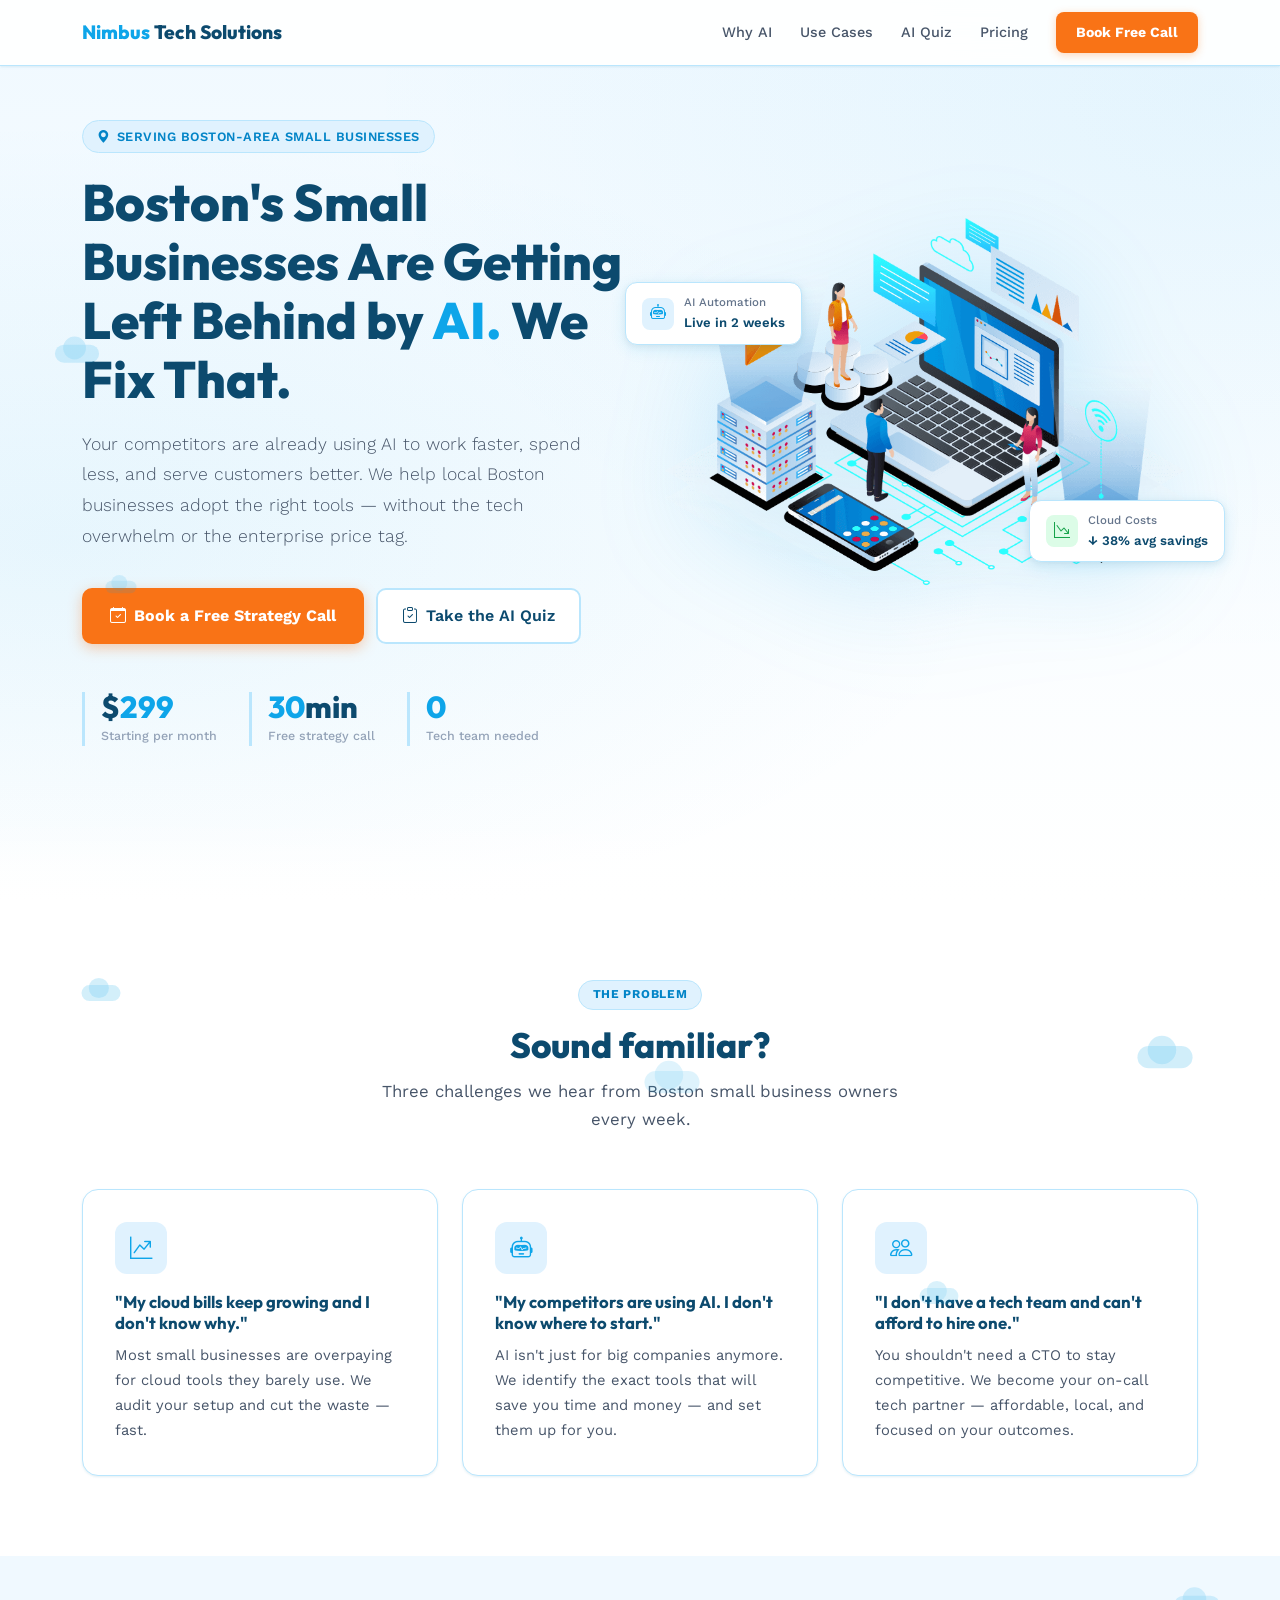
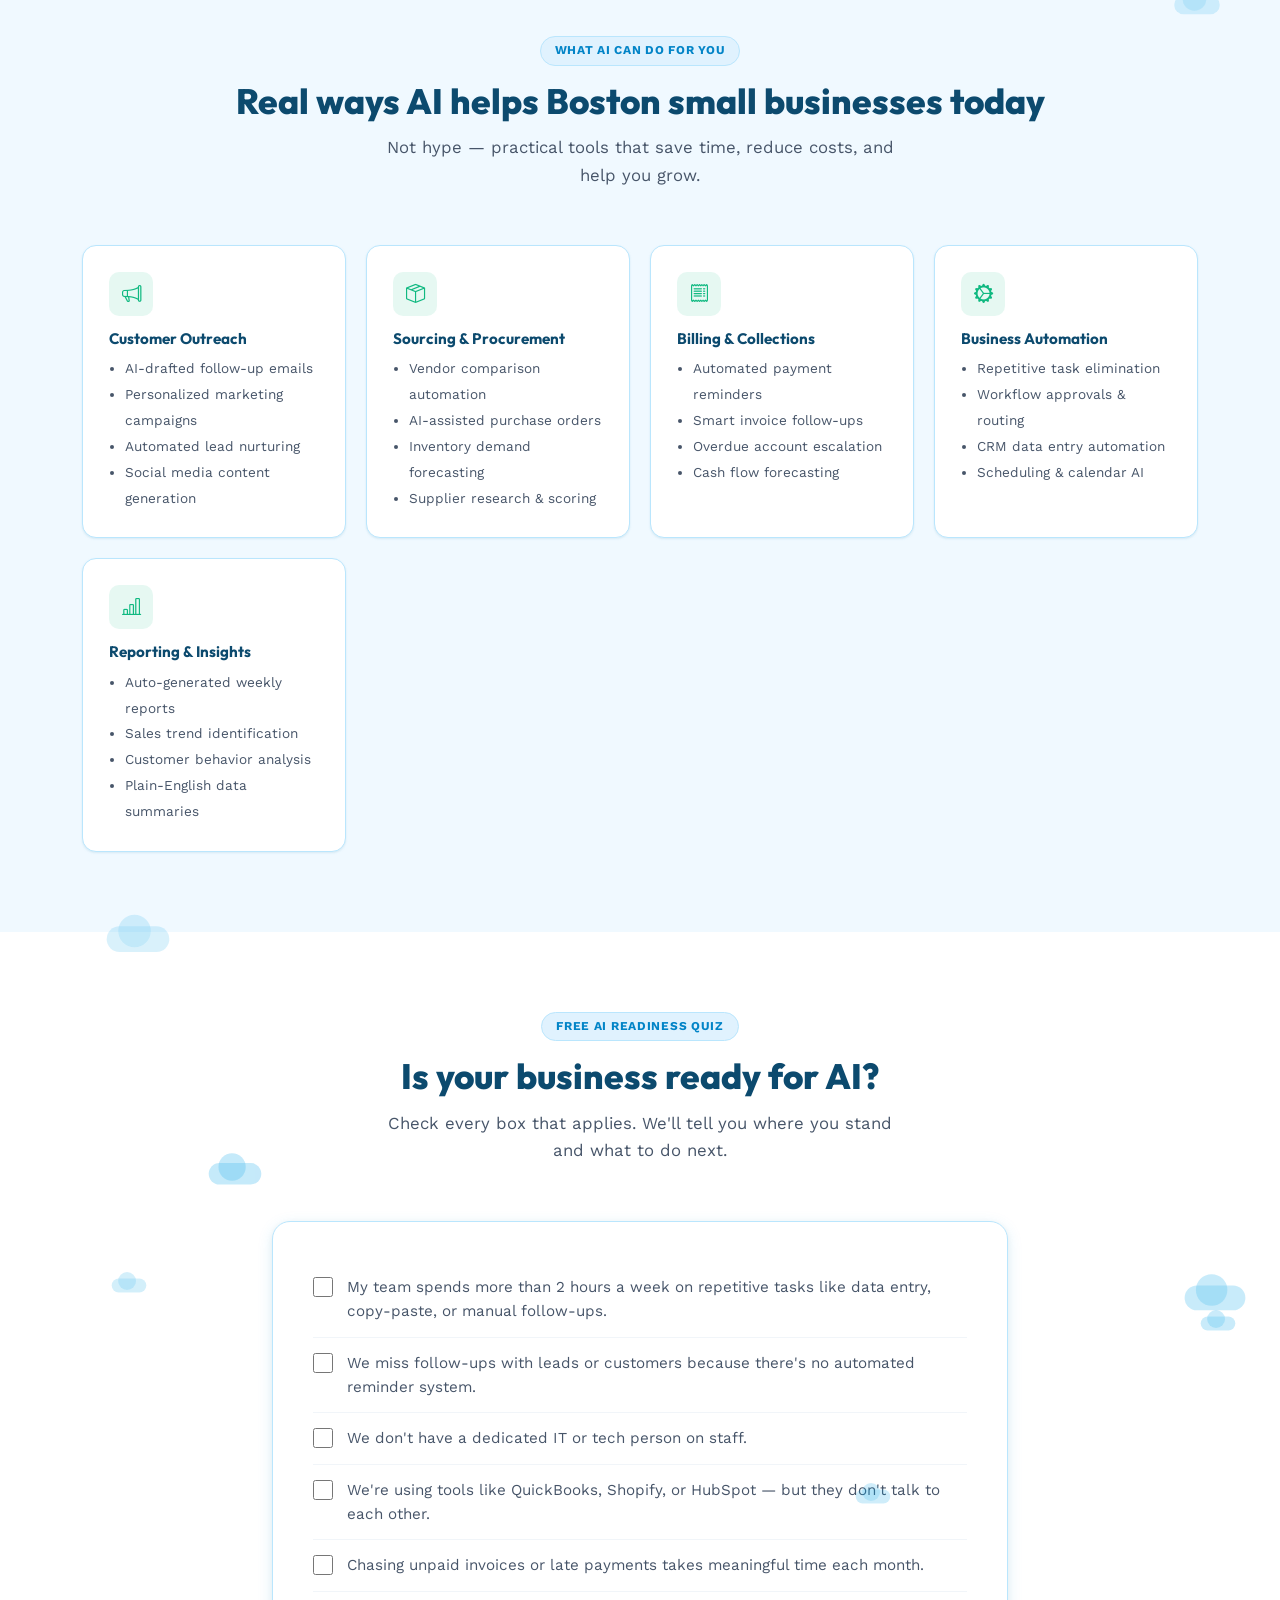
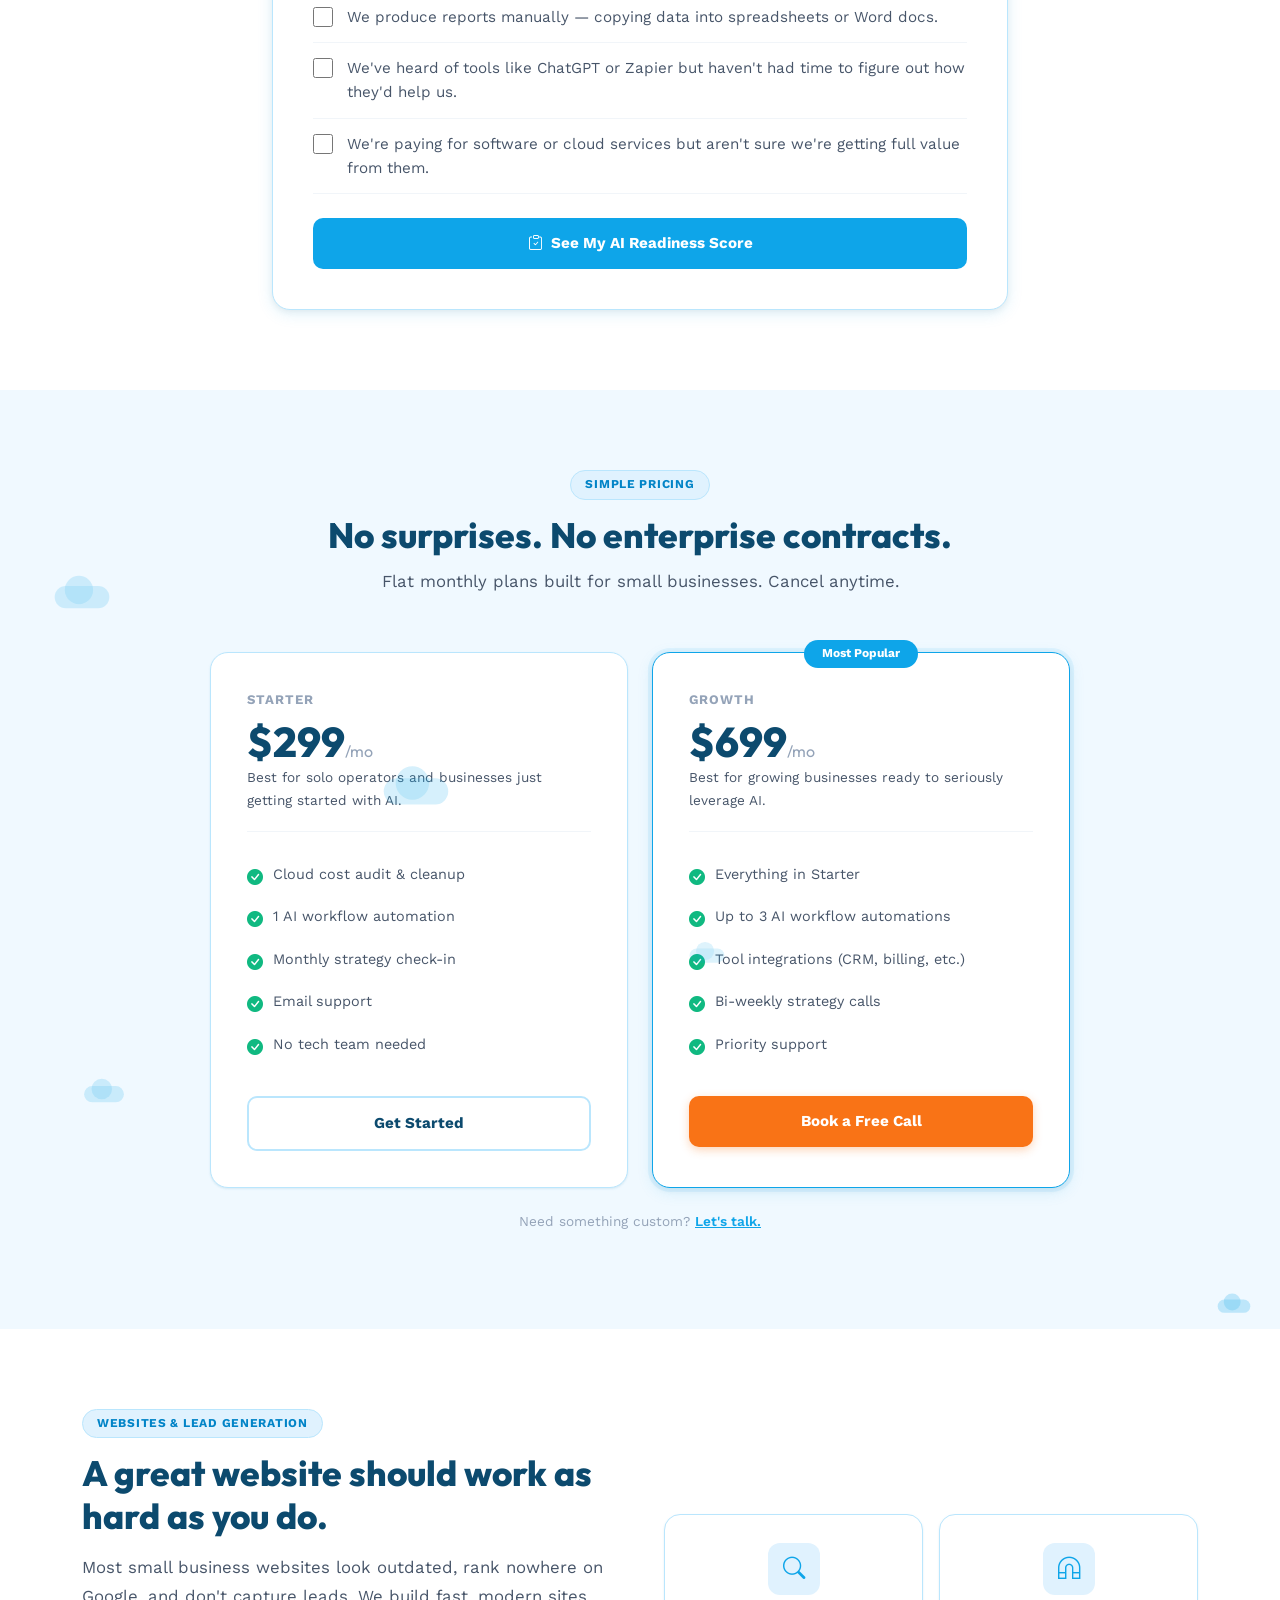
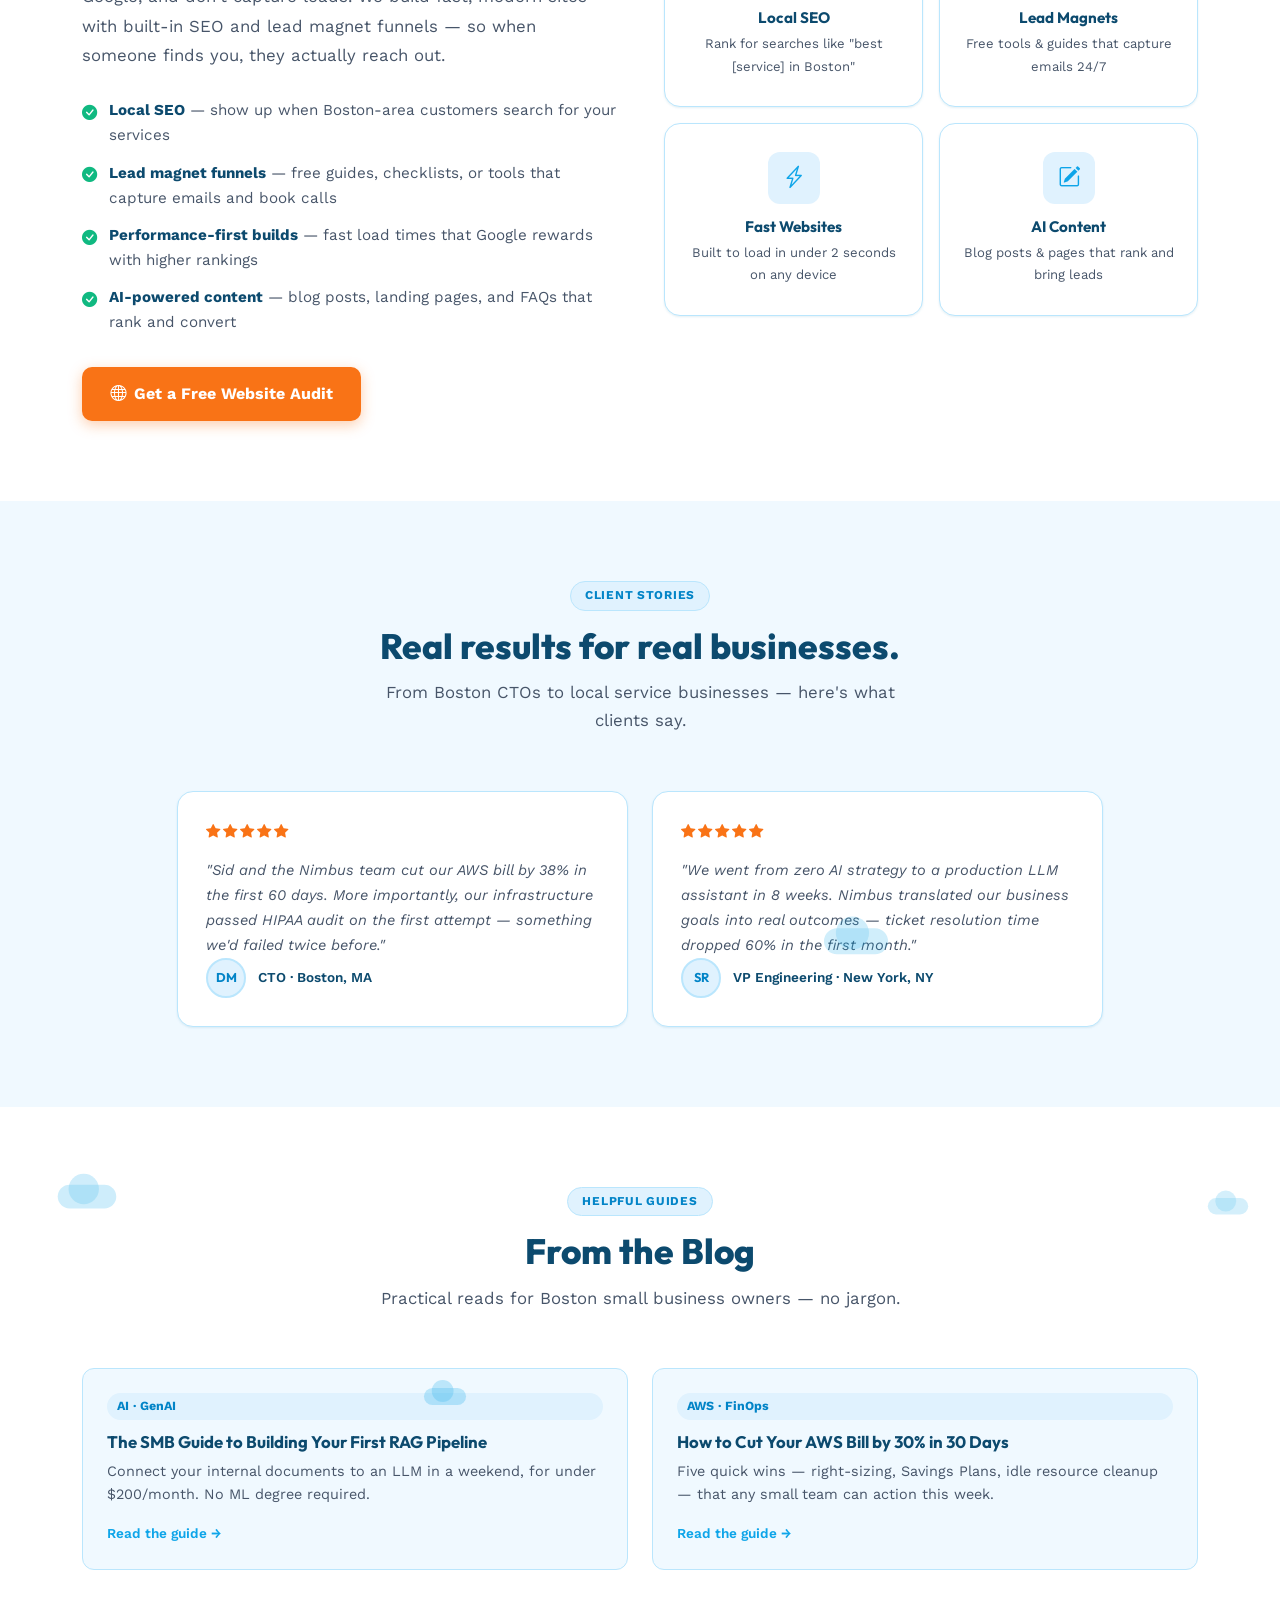
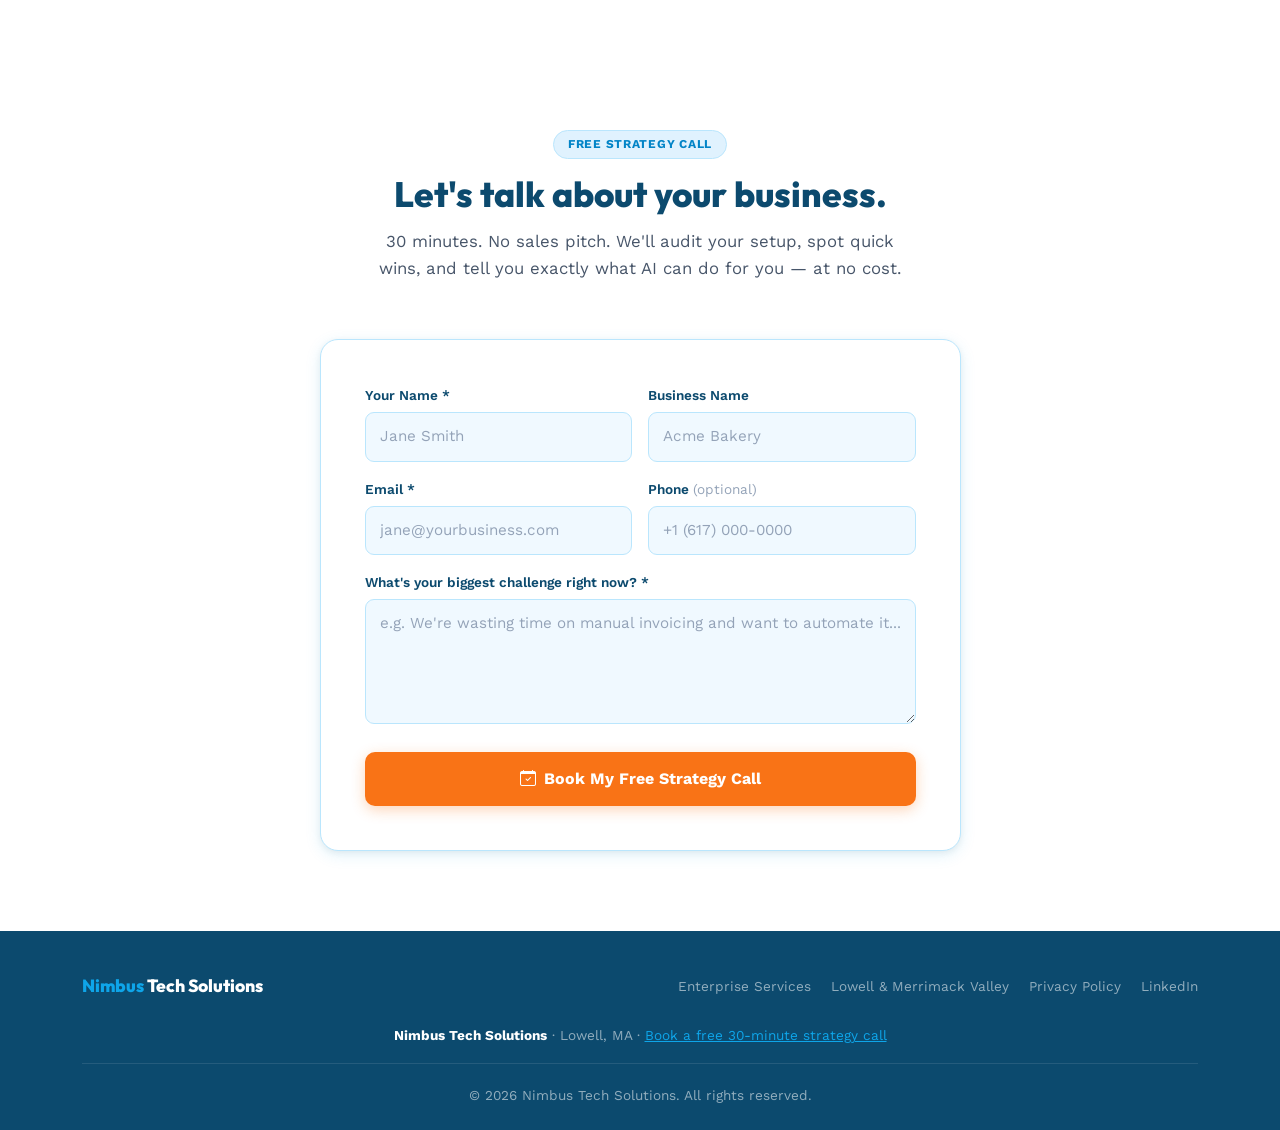
<file: boston-smb.html>
<!DOCTYPE html>
<html lang="en">

<head>
  <meta charset="utf-8">
  <meta content="width=device-width, initial-scale=1.0" name="viewport">
  <title>AI &amp; Cloud Help for Boston Small Businesses | Nimbus Tech</title>
  <meta name="description" content="Boston small businesses: adopt practical AI tools and cut cloud costs without a tech team. Plans from $299/month. Take the AI quiz or book a free strategy call.">
  <meta name="keywords" content="AI for small business Boston, cloud consulting Boston, small business AI tools, AI adoption Boston MA, affordable cloud consulting">

  <!-- Canonical URL -->
  <link rel="canonical" href="https://nimbustechsolutions.com/boston-smb.html">

  <meta property="og:type" content="website">
  <meta property="og:site_name" content="Nimbus Tech Solutions">
  <meta property="og:locale" content="en_US">
  <meta property="og:url" content="https://nimbustechsolutions.com/boston-smb.html">
  <meta property="og:title" content="AI &amp; Cloud Help for Boston Small Businesses | Nimbus Tech">
  <meta property="og:description" content="Boston small businesses: adopt practical AI tools and cut cloud costs without a tech team. Plans from $299/month. Take the AI quiz or book a free strategy call.">
  <meta property="og:image" content="https://nimbustechsolutions.com/assets/img/hero-img.png">
  <meta property="og:image:width" content="780">
  <meta property="og:image:height" content="646">
  <meta property="og:image:alt" content="Nimbus Tech Solutions, AI and cloud consulting for small businesses">
  <meta name="twitter:card" content="summary_large_image">
  <meta name="twitter:title" content="AI &amp; Cloud Help for Boston Small Businesses | Nimbus Tech">
  <meta name="twitter:description" content="Boston small businesses: adopt practical AI tools and cut cloud costs without a tech team. Plans from $299/month. Take the AI quiz or book a free strategy call.">
  <meta name="twitter:image" content="https://nimbustechsolutions.com/assets/img/hero-img.png">
  <meta name="twitter:image:alt" content="Nimbus Tech Solutions, AI and cloud consulting for small businesses">

  <!-- Structured Data: LocalBusiness (SMB focus) -->
  <script type="application/ld+json">
  {
    "@context": "https://schema.org",
    "@type": "LocalBusiness",
    "name": "Nimbus Tech Solutions",
    "description": "Nimbus helps Boston small businesses adopt AI tools and cut cloud costs — starting at $299/month. No tech team required.",
    "url": "https://nimbustechsolutions.com/boston-smb.html",
    "email": "sidnigam.work@gmail.com",
    "address": {
      "@type": "PostalAddress",
      "addressLocality": "Lowell",
      "addressRegion": "MA",
      "addressCountry": "US"
    },
    "founder": {
      "@type": "Person",
      "name": "Sid Nigam",
      "jobTitle": "Founder & Lead Cloud Architect",
      "sameAs": "https://www.linkedin.com/in/sidnigam/"
    },
    "areaServed": [
      { "@type": "City", "name": "Boston, MA" },
      { "@type": "Place", "name": "Greater Boston" }
    ],
    "priceRange": "$$",
    "hasOfferCatalog": {
      "@type": "OfferCatalog",
      "name": "SMB AI & Cloud Services",
      "itemListElement": [
        { "@type": "Offer", "itemOffered": { "@type": "Service", "name": "AI Implementation for Small Business" } },
        { "@type": "Offer", "itemOffered": { "@type": "Service", "name": "Cloud Cost Optimization" } },
        { "@type": "Offer", "itemOffered": { "@type": "Service", "name": "Business Automation" } },
        { "@type": "Offer", "itemOffered": { "@type": "Service", "name": "Website & SEO / Lead Generation" } }
      ]
    }
  }
  </script>

  <link rel="preload" as="image" href="assets/img/hero-img.webp" type="image/webp" fetchpriority="high">
  <link href="assets/img/favicon.png" rel="icon">
  <link href="assets/img/apple-touch-icon.png" rel="apple-touch-icon">

  <!-- Fonts: Outfit + Work Sans -->
  <link href="https://fonts.googleapis.com/css2?family=Outfit:wght@300;400;500;600;700;800&family=Work+Sans:wght@300;400;500;600;700&display=swap" rel="stylesheet">

  <!-- Vendor CSS -->
  <link href="assets/vendor/aos/aos.css" rel="stylesheet">
  <link href="assets/vendor/bootstrap/css/bootstrap.min.css" rel="stylesheet">
  <link href="assets/vendor/bootstrap-icons/bootstrap-icons.css" rel="stylesheet">
  <link href="assets/vendor/boxicons/css/boxicons.min.css" rel="stylesheet">

  <link href="assets/css/smb.css" rel="stylesheet">
</head>

<body>

  <!-- Cloud burst field (sits under everything) -->
  <div id="clouds-field" aria-hidden="true"></div>

  <!-- Nav -->
  <nav class="smb-nav" role="navigation" aria-label="Main navigation">
    <div class="container">
      <a href="index.html" class="smb-nav-logo" aria-label="Nimbus Tech Solutions home"><span>Nimbus</span> Tech Solutions</a>
      <div class="smb-nav-links">
        <a href="#why-ai">Why AI</a>
        <a href="#ai-uses">Use Cases</a>
        <a href="#checklist">AI Quiz</a>
        <a href="#pricing">Pricing</a>
        <a href="#contact" class="smb-nav-cta">Book Free Call</a>
      </div>
      <button type="button" class="smb-hamburger" id="smb-hamburger" aria-label="Toggle menu" aria-expanded="false">
        <i class="bi bi-list" id="smb-hamburger-icon"></i>
      </button>
    </div>
    <div class="smb-nav-mobile-menu" id="smb-mobile-menu">
      <a href="#why-ai">Why AI</a>
      <a href="#ai-uses">Use Cases</a>
      <a href="#checklist">AI Quiz</a>
      <a href="#pricing">Pricing</a>
      <a href="#contact" class="smb-nav-cta">Book Free Call</a>
    </div>
  </nav>

  <main id="main">

    <!-- ── Hero ── -->
    <section class="smb-hero" aria-labelledby="hero-heading">
      <div class="container">
        <div class="row align-items-center">
          <div class="col-lg-6" data-aos="fade-right">
            <div class="smb-hero-badge">
              <i class="bi bi-geo-alt-fill"></i> Serving Boston-Area Small Businesses
            </div>
            <h1 id="hero-heading">Boston's Small Businesses Are Getting Left Behind by <em>AI.</em> We Fix That.</h1>
            <p class="lead">Your competitors are already using AI to work faster, spend less, and serve customers better. We help local Boston businesses adopt the right tools — without the tech overwhelm or the enterprise price tag.</p>
            <div class="smb-hero-actions">
              <a href="#contact" class="btn-primary-cta"><i class="bi bi-calendar-check"></i> Book a Free Strategy Call</a>
              <a href="#checklist" class="btn-outline-cta"><i class="bi bi-clipboard-check"></i> Take the AI Quiz</a>
            </div>
            <div class="smb-hero-stats">
              <div class="smb-stat">
                <div class="smb-stat-num">$<span>299</span></div>
                <div class="smb-stat-label">Starting per month</div>
              </div>
              <div class="smb-stat">
                <div class="smb-stat-num"><span>30</span>min</div>
                <div class="smb-stat-label">Free strategy call</div>
              </div>
              <div class="smb-stat">
                <div class="smb-stat-num"><span>0</span></div>
                <div class="smb-stat-label">Tech team needed</div>
              </div>
            </div>
          </div>
          <div class="col-lg-6 mt-5 mt-lg-0" data-aos="fade-left" data-aos-delay="150">
            <div class="smb-hero-img-wrap">
              <picture>
                <source srcset="assets/img/hero-img.webp" type="image/webp">
                <img src="assets/img/hero-img.png" alt="Nimbus Tech Solutions — AI and cloud consulting for Boston small businesses" width="780" height="646" loading="eager" fetchpriority="high">
              </picture>
              <div class="hero-badge-float badge-float-tl">
                <div class="badge-dot badge-dot-blue"><i class="bi bi-robot"></i></div>
                <div>
                  <div class="badge-meta">AI Automation</div>
                  <div class="badge-value">Live in 2 weeks</div>
                </div>
              </div>
              <div class="hero-badge-float badge-float-br">
                <div class="badge-dot badge-dot-green"><i class="bi bi-graph-down-arrow"></i></div>
                <div>
                  <div class="badge-meta">Cloud Costs</div>
                  <div class="badge-value">↓ 38% avg savings</div>
                </div>
              </div>
            </div>
          </div>
        </div>
      </div>
    </section>

    <!-- ── Pain Points ── -->
    <section id="why-ai" class="pain-section">
      <div class="container">
        <div class="smb-section-title" data-aos="fade-up">
          <div class="section-tag">The Problem</div>
          <h2>Sound familiar?</h2>
          <p>Three challenges we hear from Boston small business owners every week.</p>
        </div>
        <div class="row g-4">
          <div class="col-lg-4 col-md-6" data-aos="fade-up" data-aos-delay="100">
            <div class="pain-card">
              <div class="pain-icon"><i class="bi bi-graph-up-arrow"></i></div>
              <h3 class="h4">"My cloud bills keep growing and I don't know why."</h3>
              <p>Most small businesses are overpaying for cloud tools they barely use. We audit your setup and cut the waste — fast.</p>
            </div>
          </div>
          <div class="col-lg-4 col-md-6" data-aos="fade-up" data-aos-delay="200">
            <div class="pain-card">
              <div class="pain-icon"><i class="bi bi-robot"></i></div>
              <h3 class="h4">"My competitors are using AI. I don't know where to start."</h3>
              <p>AI isn't just for big companies anymore. We identify the exact tools that will save you time and money — and set them up for you.</p>
            </div>
          </div>
          <div class="col-lg-4 col-md-6" data-aos="fade-up" data-aos-delay="300">
            <div class="pain-card">
              <div class="pain-icon"><i class="bi bi-people"></i></div>
              <h3 class="h4">"I don't have a tech team and can't afford to hire one."</h3>
              <p>You shouldn't need a CTO to stay competitive. We become your on-call tech partner — affordable, local, and focused on your outcomes.</p>
            </div>
          </div>
        </div>
      </div>
    </section>

    <!-- ── AI Use Cases ── -->
    <section id="ai-uses" class="ai-uses-section">
      <div class="container">
        <div class="smb-section-title" data-aos="fade-up">
          <div class="section-tag">What AI Can Do For You</div>
          <h2>Real ways AI helps Boston small businesses today</h2>
          <p>Not hype — practical tools that save time, reduce costs, and help you grow.</p>
        </div>
        <div class="ai-grid" data-aos="fade-up" data-aos-delay="100">
          <div class="ai-card">
            <div class="ai-card-icon"><i class="bi bi-megaphone"></i></div>
            <h3 class="h5">Customer Outreach</h3>
            <ul>
              <li>AI-drafted follow-up emails</li>
              <li>Personalized marketing campaigns</li>
              <li>Automated lead nurturing</li>
              <li>Social media content generation</li>
            </ul>
          </div>
          <div class="ai-card">
            <div class="ai-card-icon"><i class="bi bi-box-seam"></i></div>
            <h3 class="h5">Sourcing & Procurement</h3>
            <ul>
              <li>Vendor comparison automation</li>
              <li>AI-assisted purchase orders</li>
              <li>Inventory demand forecasting</li>
              <li>Supplier research & scoring</li>
            </ul>
          </div>
          <div class="ai-card">
            <div class="ai-card-icon"><i class="bi bi-receipt"></i></div>
            <h3 class="h5">Billing & Collections</h3>
            <ul>
              <li>Automated payment reminders</li>
              <li>Smart invoice follow-ups</li>
              <li>Overdue account escalation</li>
              <li>Cash flow forecasting</li>
            </ul>
          </div>
          <div class="ai-card">
            <div class="ai-card-icon"><i class="bi bi-gear-wide-connected"></i></div>
            <h3 class="h5">Business Automation</h3>
            <ul>
              <li>Repetitive task elimination</li>
              <li>Workflow approvals & routing</li>
              <li>CRM data entry automation</li>
              <li>Scheduling & calendar AI</li>
            </ul>
          </div>
          <div class="ai-card">
            <div class="ai-card-icon"><i class="bi bi-bar-chart-line"></i></div>
            <h3 class="h5">Reporting & Insights</h3>
            <ul>
              <li>Auto-generated weekly reports</li>
              <li>Sales trend identification</li>
              <li>Customer behavior analysis</li>
              <li>Plain-English data summaries</li>
            </ul>
          </div>
        </div>
      </div>
    </section>

    <!-- ── AI Readiness Checklist ── -->
    <section id="checklist" class="checklist-section">
      <div class="container">
        <div class="smb-section-title" data-aos="fade-up">
          <div class="section-tag">Free AI Readiness Quiz</div>
          <h2>Is your business ready for AI?</h2>
          <p>Check every box that applies. We'll tell you where you stand and what to do next.</p>
        </div>
        <div class="row justify-content-center">
          <div class="col-lg-8" data-aos="fade-up" data-aos-delay="100">
            <div class="checklist-box">
              <div class="checklist-item">
                <input type="checkbox" id="c1" class="cl-check">
                <label for="c1">My team spends more than 2 hours a week on repetitive tasks like data entry, copy-paste, or manual follow-ups.</label>
              </div>
              <div class="checklist-item">
                <input type="checkbox" id="c2" class="cl-check">
                <label for="c2">We miss follow-ups with leads or customers because there's no automated reminder system.</label>
              </div>
              <div class="checklist-item">
                <input type="checkbox" id="c3" class="cl-check">
                <label for="c3">We don't have a dedicated IT or tech person on staff.</label>
              </div>
              <div class="checklist-item">
                <input type="checkbox" id="c4" class="cl-check">
                <label for="c4">We're using tools like QuickBooks, Shopify, or HubSpot — but they don't talk to each other.</label>
              </div>
              <div class="checklist-item">
                <input type="checkbox" id="c5" class="cl-check">
                <label for="c5">Chasing unpaid invoices or late payments takes meaningful time each month.</label>
              </div>
              <div class="checklist-item">
                <input type="checkbox" id="c6" class="cl-check">
                <label for="c6">We produce reports manually — copying data into spreadsheets or Word docs.</label>
              </div>
              <div class="checklist-item">
                <input type="checkbox" id="c7" class="cl-check">
                <label for="c7">We've heard of tools like ChatGPT or Zapier but haven't had time to figure out how they'd help us.</label>
              </div>
              <div class="checklist-item">
                <input type="checkbox" id="c8" class="cl-check">
                <label for="c8">We're paying for software or cloud services but aren't sure we're getting full value from them.</label>
              </div>
              <div id="checklist-result" class="checklist-result" aria-live="polite">
                <div class="checklist-score" id="checklist-score"></div>
                <div id="checklist-message"></div>
                <div id="checklist-cta" class="checklist-cta"></div>
              </div>
              <button type="button" class="btn-score" onclick="scoreChecklist()" aria-label="See my AI readiness score">
                <i class="bi bi-clipboard-check"></i> See My AI Readiness Score
              </button>
            </div>
          </div>
        </div>
      </div>
    </section>

    <!-- ── Pricing ── -->
    <section id="pricing" class="pricing-section">
      <div class="container">
        <div class="smb-section-title" data-aos="fade-up">
          <div class="section-tag">Simple Pricing</div>
          <h2>No surprises. No enterprise contracts.</h2>
          <p>Flat monthly plans built for small businesses. Cancel anytime.</p>
        </div>
        <div class="pricing-grid" data-aos="fade-up" data-aos-delay="100">
          <div class="price-card">
            <div class="price-name">Starter</div>
            <div class="price-amount">$299<span>/mo</span></div>
            <p class="price-desc">Best for solo operators and businesses just getting started with AI.</p>
            <ul class="price-features">
              <li><i class="bi bi-check-circle-fill"></i> Cloud cost audit & cleanup</li>
              <li><i class="bi bi-check-circle-fill"></i> 1 AI workflow automation</li>
              <li><i class="bi bi-check-circle-fill"></i> Monthly strategy check-in</li>
              <li><i class="bi bi-check-circle-fill"></i> Email support</li>
              <li><i class="bi bi-check-circle-fill"></i> No tech team needed</li>
            </ul>
            <a href="#contact" class="btn-price btn-price-outline">Get Started</a>
          </div>
          <div class="price-card featured">
            <div class="price-badge">Most Popular</div>
            <div class="price-name">Growth</div>
            <div class="price-amount">$699<span>/mo</span></div>
            <p class="price-desc">Best for growing businesses ready to seriously leverage AI.</p>
            <ul class="price-features">
              <li><i class="bi bi-check-circle-fill"></i> Everything in Starter</li>
              <li><i class="bi bi-check-circle-fill"></i> Up to 3 AI workflow automations</li>
              <li><i class="bi bi-check-circle-fill"></i> Tool integrations (CRM, billing, etc.)</li>
              <li><i class="bi bi-check-circle-fill"></i> Bi-weekly strategy calls</li>
              <li><i class="bi bi-check-circle-fill"></i> Priority support</li>
            </ul>
            <a href="#contact" class="btn-price btn-price-primary">Book a Free Call</a>
          </div>
        </div>
        <p class="pricing-note">
          Need something custom? <a href="#contact">Let's talk.</a>
        </p>
      </div>
    </section>

    <!-- ── Website & SEO ── -->
    <section class="smb-section pain-section">
      <div class="container">
        <div class="row align-items-center g-5">
          <div class="col-lg-6" data-aos="fade-right">
            <div class="section-tag">Websites &amp; Lead Generation</div>
            <h2 class="seo-heading">A great website should work as hard as you do.</h2>
            <p class="seo-lead">Most small business websites look outdated, rank nowhere on Google, and don't capture leads. We build fast, modern sites with built-in SEO and lead magnet funnels — so when someone finds you, they actually reach out.</p>
            <ul class="seo-list">
              <li><i class="bi bi-check-circle-fill"></i><span><strong>Local SEO</strong> — show up when Boston-area customers search for your services</span></li>
              <li><i class="bi bi-check-circle-fill"></i><span><strong>Lead magnet funnels</strong> — free guides, checklists, or tools that capture emails and book calls</span></li>
              <li><i class="bi bi-check-circle-fill"></i><span><strong>Performance-first builds</strong> — fast load times that Google rewards with higher rankings</span></li>
              <li><i class="bi bi-check-circle-fill"></i><span><strong>AI-powered content</strong> — blog posts, landing pages, and FAQs that rank and convert</span></li>
            </ul>
            <a href="#contact" class="btn-primary-cta"><i class="bi bi-globe"></i> Get a Free Website Audit</a>
          </div>
          <div class="col-lg-6" data-aos="fade-left" data-aos-delay="100">
            <div class="row g-3">
              <div class="col-6">
                <div class="pain-card seo-mini-card">
                  <div class="pain-icon"><i class="bi bi-search"></i></div>
                  <h3 class="h4">Local SEO</h3>
                  <p>Rank for searches like "best [service] in Boston"</p>
                </div>
              </div>
              <div class="col-6">
                <div class="pain-card seo-mini-card">
                  <div class="pain-icon"><i class="bi bi-magnet"></i></div>
                  <h3 class="h4">Lead Magnets</h3>
                  <p>Free tools &amp; guides that capture emails 24/7</p>
                </div>
              </div>
              <div class="col-6">
                <div class="pain-card seo-mini-card">
                  <div class="pain-icon"><i class="bi bi-lightning-charge"></i></div>
                  <h3 class="h4">Fast Websites</h3>
                  <p>Built to load in under 2 seconds on any device</p>
                </div>
              </div>
              <div class="col-6">
                <div class="pain-card seo-mini-card">
                  <div class="pain-icon"><i class="bi bi-pencil-square"></i></div>
                  <h3 class="h4">AI Content</h3>
                  <p>Blog posts &amp; pages that rank and bring leads</p>
                </div>
              </div>
            </div>
          </div>
        </div>
      </div>
    </section>

    <!-- ── Testimonials ── -->
    <section class="testimonials-smb-section">
      <div class="container">
        <div class="smb-section-title" data-aos="fade-up">
          <div class="section-tag">Client Stories</div>
          <h2>Real results for real businesses.</h2>
          <p>From Boston CTOs to local service businesses — here's what clients say.</p>
        </div>
        <div class="row g-4 justify-content-center">
          <div class="col-lg-5 col-md-6" data-aos="fade-up" data-aos-delay="100">
            <div class="pain-card smb-testi-card">
              <div class="smb-testi-stars">
                <i class="bi bi-star-fill"></i><i class="bi bi-star-fill"></i><i class="bi bi-star-fill"></i><i class="bi bi-star-fill"></i><i class="bi bi-star-fill"></i>
              </div>
              <p class="smb-testi-quote">"Sid and the Nimbus team cut our AWS bill by 38% in the first 60 days. More importantly, our infrastructure passed HIPAA audit on the first attempt — something we'd failed twice before."</p>
              <div class="smb-testi-author">
                <div class="smb-testi-avatar">DM</div>
                <div class="smb-testi-role">CTO · Boston, MA</div>
              </div>
            </div>
          </div>
          <div class="col-lg-5 col-md-6" data-aos="fade-up" data-aos-delay="200">
            <div class="pain-card smb-testi-card">
              <div class="smb-testi-stars">
                <i class="bi bi-star-fill"></i><i class="bi bi-star-fill"></i><i class="bi bi-star-fill"></i><i class="bi bi-star-fill"></i><i class="bi bi-star-fill"></i>
              </div>
              <p class="smb-testi-quote">"We went from zero AI strategy to a production LLM assistant in 8 weeks. Nimbus translated our business goals into real outcomes — ticket resolution time dropped 60% in the first month."</p>
              <div class="smb-testi-author">
                <div class="smb-testi-avatar">SR</div>
                <div class="smb-testi-role">VP Engineering · New York, NY</div>
              </div>
            </div>
          </div>
        </div>
      </div>
    </section>

    <!-- ── From the Blog ── -->
    <section class="smb-blog-section">
      <div class="container">
        <div class="smb-section-title" data-aos="fade-up">
          <div class="section-tag">Helpful Guides</div>
          <h2>From the Blog</h2>
          <p>Practical reads for Boston small business owners — no jargon.</p>
        </div>
        <div class="smb-blog-grid">
          <a href="blog/smb-rag-pipeline-guide.html" class="smb-blog-card" data-aos="fade-up" data-aos-delay="100">
            <span class="smb-blog-label">AI · GenAI</span>
            <h3 class="h4">The SMB Guide to Building Your First RAG Pipeline</h3>
            <p>Connect your internal documents to an LLM in a weekend, for under $200/month. No ML degree required.</p>
            <span class="smb-blog-read">Read the guide →</span>
          </a>
          <a href="blog/cut-aws-bill-30-percent.html" class="smb-blog-card" data-aos="fade-up" data-aos-delay="200">
            <span class="smb-blog-label">AWS · FinOps</span>
            <h3 class="h4">How to Cut Your AWS Bill by 30% in 30 Days</h3>
            <p>Five quick wins — right-sizing, Savings Plans, idle resource cleanup — that any small team can action this week.</p>
            <span class="smb-blog-read">Read the guide →</span>
          </a>
        </div>
      </div>
    </section>

    <!-- ── Contact ── -->
    <section id="contact" class="contact-section">
      <div class="container">
        <div class="smb-section-title" data-aos="fade-up">
          <div class="section-tag">Free Strategy Call</div>
          <h2>Let's talk about your business.</h2>
          <p>30 minutes. No sales pitch. We'll audit your setup, spot quick wins, and tell you exactly what AI can do for you — at no cost.</p>
        </div>
        <div class="row justify-content-center">
          <div class="col-lg-7" data-aos="fade-up" data-aos-delay="100">
            <div class="smb-form-wrap">
              <div id="smb-form-body">
                <div class="form-msg" id="smb-form-msg" role="alert"></div>
                <form id="smb-contact-form" novalidate>
                  <input type="hidden" name="_replyto" value="sidnigam.work@gmail.com">
                  <input type="hidden" name="_subject" value="New SMB Strategy Call Request — Nimbus Boston">
                  <div class="row g-3">
                    <div class="col-md-6">
                      <label for="smb-name">Your Name *</label>
                      <input type="text" id="smb-name" name="name" placeholder="Jane Smith" required autocomplete="name">
                      <span class="field-error" id="smb-name-err">Please enter your name.</span>
                    </div>
                    <div class="col-md-6">
                      <label for="smb-biz">Business Name</label>
                      <input type="text" id="smb-biz" name="business" placeholder="Acme Bakery" autocomplete="organization">
                    </div>
                    <div class="col-md-6">
                      <label for="smb-email">Email *</label>
                      <input type="email" id="smb-email" name="email" placeholder="jane@yourbusiness.com" required autocomplete="email">
                      <span class="field-error" id="smb-email-err">Please enter a valid email address.</span>
                    </div>
                    <div class="col-md-6">
                      <label for="smb-phone">Phone <span class="label-optional">(optional)</span></label>
                      <input type="tel" id="smb-phone" name="phone" placeholder="+1 (617) 000-0000" autocomplete="tel">
                    </div>
                    <div class="col-12">
                      <label for="smb-message">What's your biggest challenge right now? *</label>
                      <textarea id="smb-message" name="message" rows="4" placeholder="e.g. We're wasting time on manual invoicing and want to automate it..." required></textarea>
                      <span class="field-error" id="smb-message-err">Please tell us a bit about your challenge.</span>
                    </div>
                  </div>
                  <button type="submit" class="btn-form-submit btn-form-submit-wrap" id="smb-submit-btn">
                    <i class="bi bi-calendar-check"></i> Book My Free Strategy Call
                  </button>
                </form>
              </div>
              <div class="form-success" id="smb-form-success">
                <i class="bi bi-check-circle-fill"></i>
                <h3 class="h4">You're booked!</h3>
                <p>Sid will reach out within 24 hours to schedule your free strategy call. Keep an eye on your inbox.</p>
              </div>
            </div>
          </div>
        </div>
      </div>
    </section>

  </main>

  <!-- Footer -->
  <footer class="smb-footer" role="contentinfo">
    <div class="container">
      <div class="smb-footer-top">
        <div class="smb-footer-logo"><span>Nimbus</span> Tech Solutions</div>
        <div class="smb-footer-links">
          <a href="index.html">Enterprise Services</a>
          <a href="lowell.html">Lowell &amp; Merrimack Valley</a>
          <a href="privacy.html">Privacy Policy</a>
          <a href="https://www.linkedin.com/in/sidnigam/" target="_blank" rel="noopener noreferrer">LinkedIn</a>
        </div>
      </div>
      <p class="nap"><strong>Nimbus Tech Solutions</strong> · Lowell, MA · <a href="#contact">Book a free 30-minute strategy call</a></p>
      <div class="smb-footer-bottom">
        &copy; <script>document.write(new Date().getFullYear())</script> Nimbus Tech Solutions. All rights reserved.
      </div>
    </div>
  </footer>

  <!-- Cloud burst modal -->
  <div id="cloud-modal" class="cloud-modal-overlay" aria-hidden="true" role="dialog" aria-modal="true" aria-labelledby="smb-cloud-modal-title">
    <div class="cloud-modal-card">
      <div class="cloud-modal-accent"></div>
      <button type="button" class="cloud-modal-close" id="cloud-modal-close" aria-label="Close modal"><i class="bi bi-x-lg"></i></button>
      <div id="cloud-modal-body">
        <div class="cloud-modal-icon"><i class="bx bx-cloud-lightning"></i></div>
        <h3 id="smb-cloud-modal-title">Nice, you found the easter egg.</h3>
        <p class="cloud-modal-sub">You just popped 5 Nimbus clouds and unlocked a <strong>free 30-minute consultation</strong> with Sid. Drop your details below and we'll reach out within 24 hours.</p>
        <div class="cmf-form-msg" id="cmf-msg"></div>
        <form id="cloud-unlock-form" class="cmf" novalidate>
          <input type="hidden" name="_replyto" value="sidnigam.work@gmail.com">
          <input type="hidden" name="_subject" value="New Cloud Burst Claim — Nimbus SMB Boston">
          <div class="cmf-row">
            <div class="cmf-field">
              <label for="cu-name">Full Name</label>
              <input type="text" id="cu-name" name="name" placeholder="Jane Smith" required autocomplete="name">
              <span class="cmf-field-error" id="cu-name-err">Please enter your name.</span>
            </div>
            <div class="cmf-field">
              <label for="cu-email">Email</label>
              <input type="email" id="cu-email" name="email" placeholder="jane@company.com" required autocomplete="email">
              <span class="cmf-field-error" id="cu-email-err">Please enter a valid email address.</span>
            </div>
          </div>
          <div class="cmf-row">
            <div class="cmf-field">
              <label for="cu-biz">Business Name</label>
              <input type="text" id="cu-biz" name="business" placeholder="Acme Bakery" autocomplete="organization">
            </div>
            <div class="cmf-field">
              <label for="cu-phone">Phone <span class="label-optional">(optional)</span></label>
              <input type="tel" id="cu-phone" name="phone" placeholder="+1 (617) 000-0000" autocomplete="tel">
            </div>
          </div>
          <div class="cmf-field">
            <label>What are you looking for?</label>
            <div class="cmf-chips">
              <label class="cmf-chip"><input type="checkbox" name="service" value="ai"><span>AI Implementation</span></label>
              <label class="cmf-chip"><input type="checkbox" name="service" value="cloud"><span>Cloud Costs</span></label>
              <label class="cmf-chip"><input type="checkbox" name="service" value="automation"><span>Automation</span></label>
              <label class="cmf-chip"><input type="checkbox" name="service" value="billing"><span>Billing & Collections</span></label>
              <label class="cmf-chip"><input type="checkbox" name="service" value="outreach"><span>Outreach</span></label>
              <label class="cmf-chip"><input type="checkbox" name="service" value="general"><span>Not Sure Yet</span></label>
            </div>
          </div>
          <button type="submit" class="cmf-submit" id="cmf-submit-btn"><i class="bi bi-send"></i> Claim My Free Consultation</button>
        </form>
      </div>
      <div id="cloud-modal-success" hidden class="cloud-modal-success-wrap">
        <div class="cms-icon-wrap"><i class="bi bi-check-circle-fill"></i></div>
        <h3>You're in!</h3>
        <p class="cloud-modal-sub">Sid will reach out within 24 hours to schedule your free consultation. Keep an eye on your inbox.</p>
      </div>
    </div>
  </div>

  <!-- Vendor JS -->
  <script src="assets/vendor/aos/aos.js"></script>
  <script src="assets/vendor/bootstrap/js/bootstrap.bundle.min.js"></script>

  <script src="assets/js/smb.js"></script>

</body>
</html>
</file>
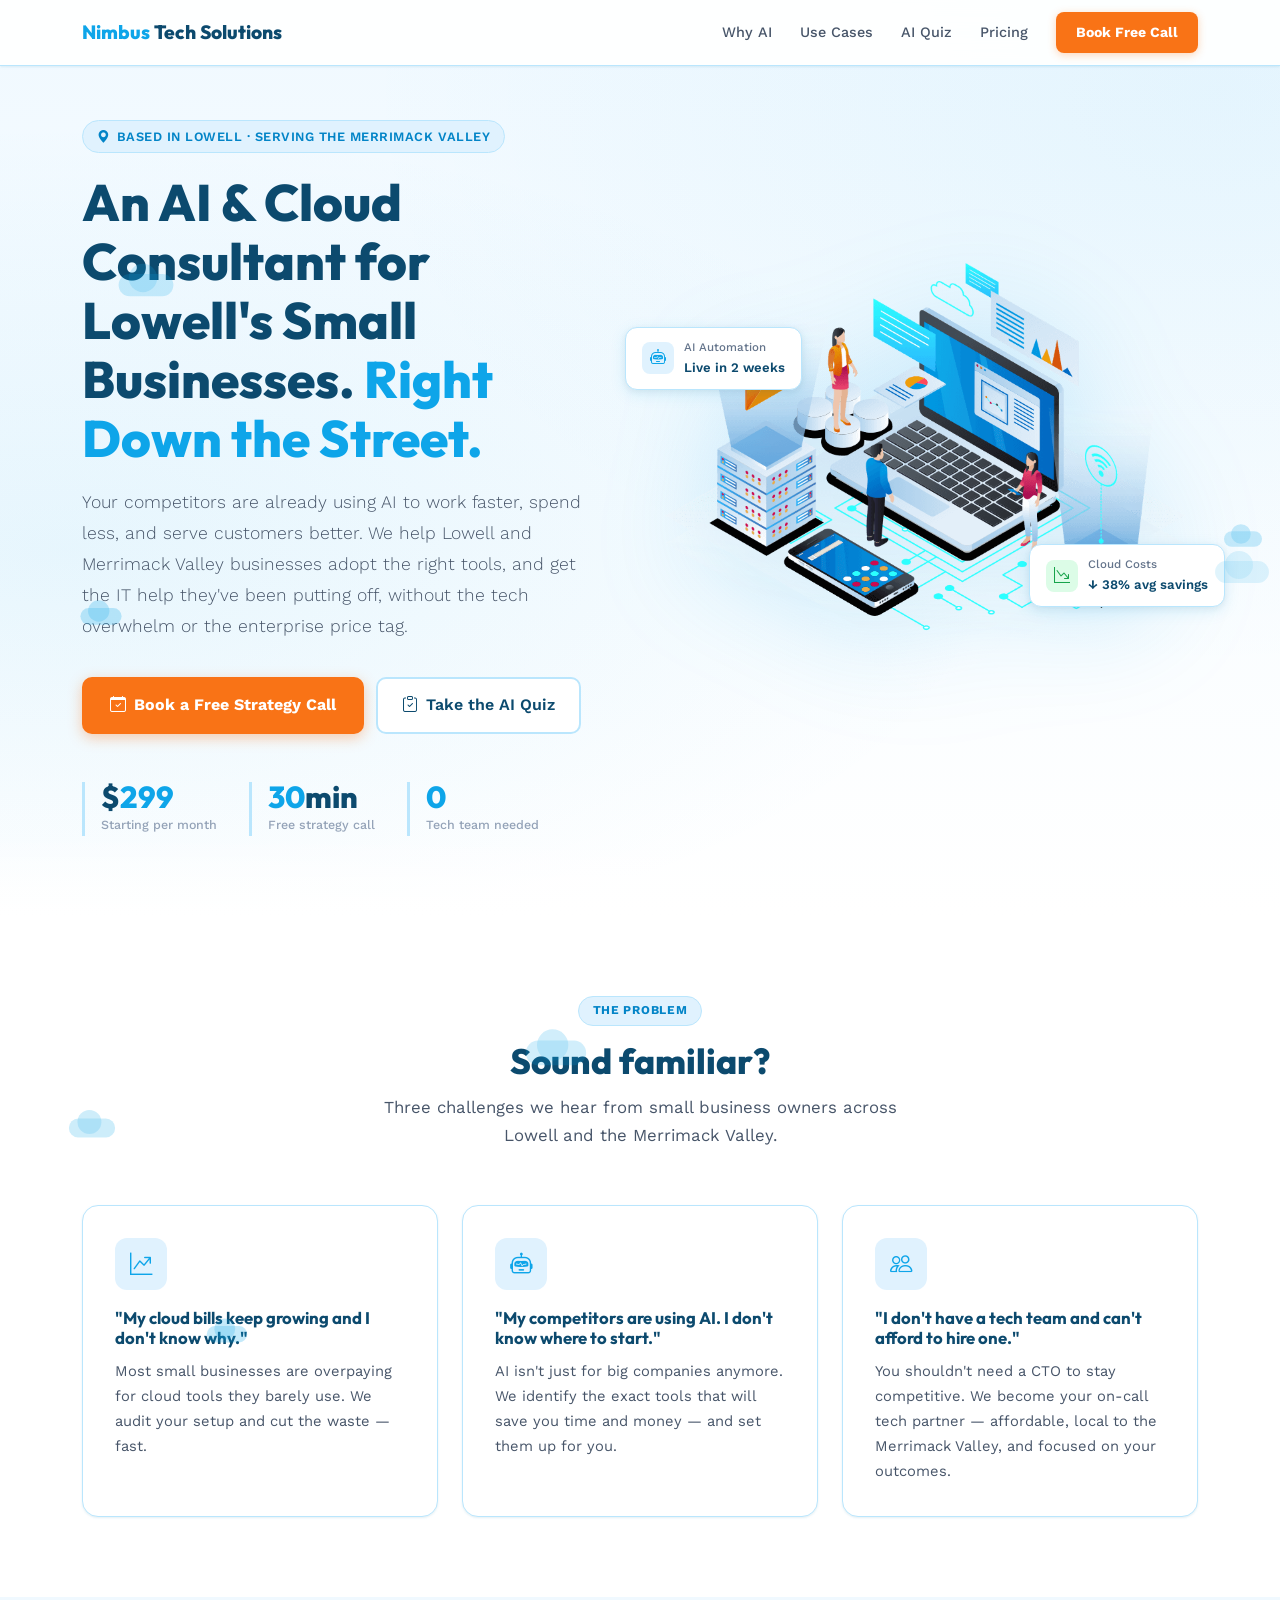
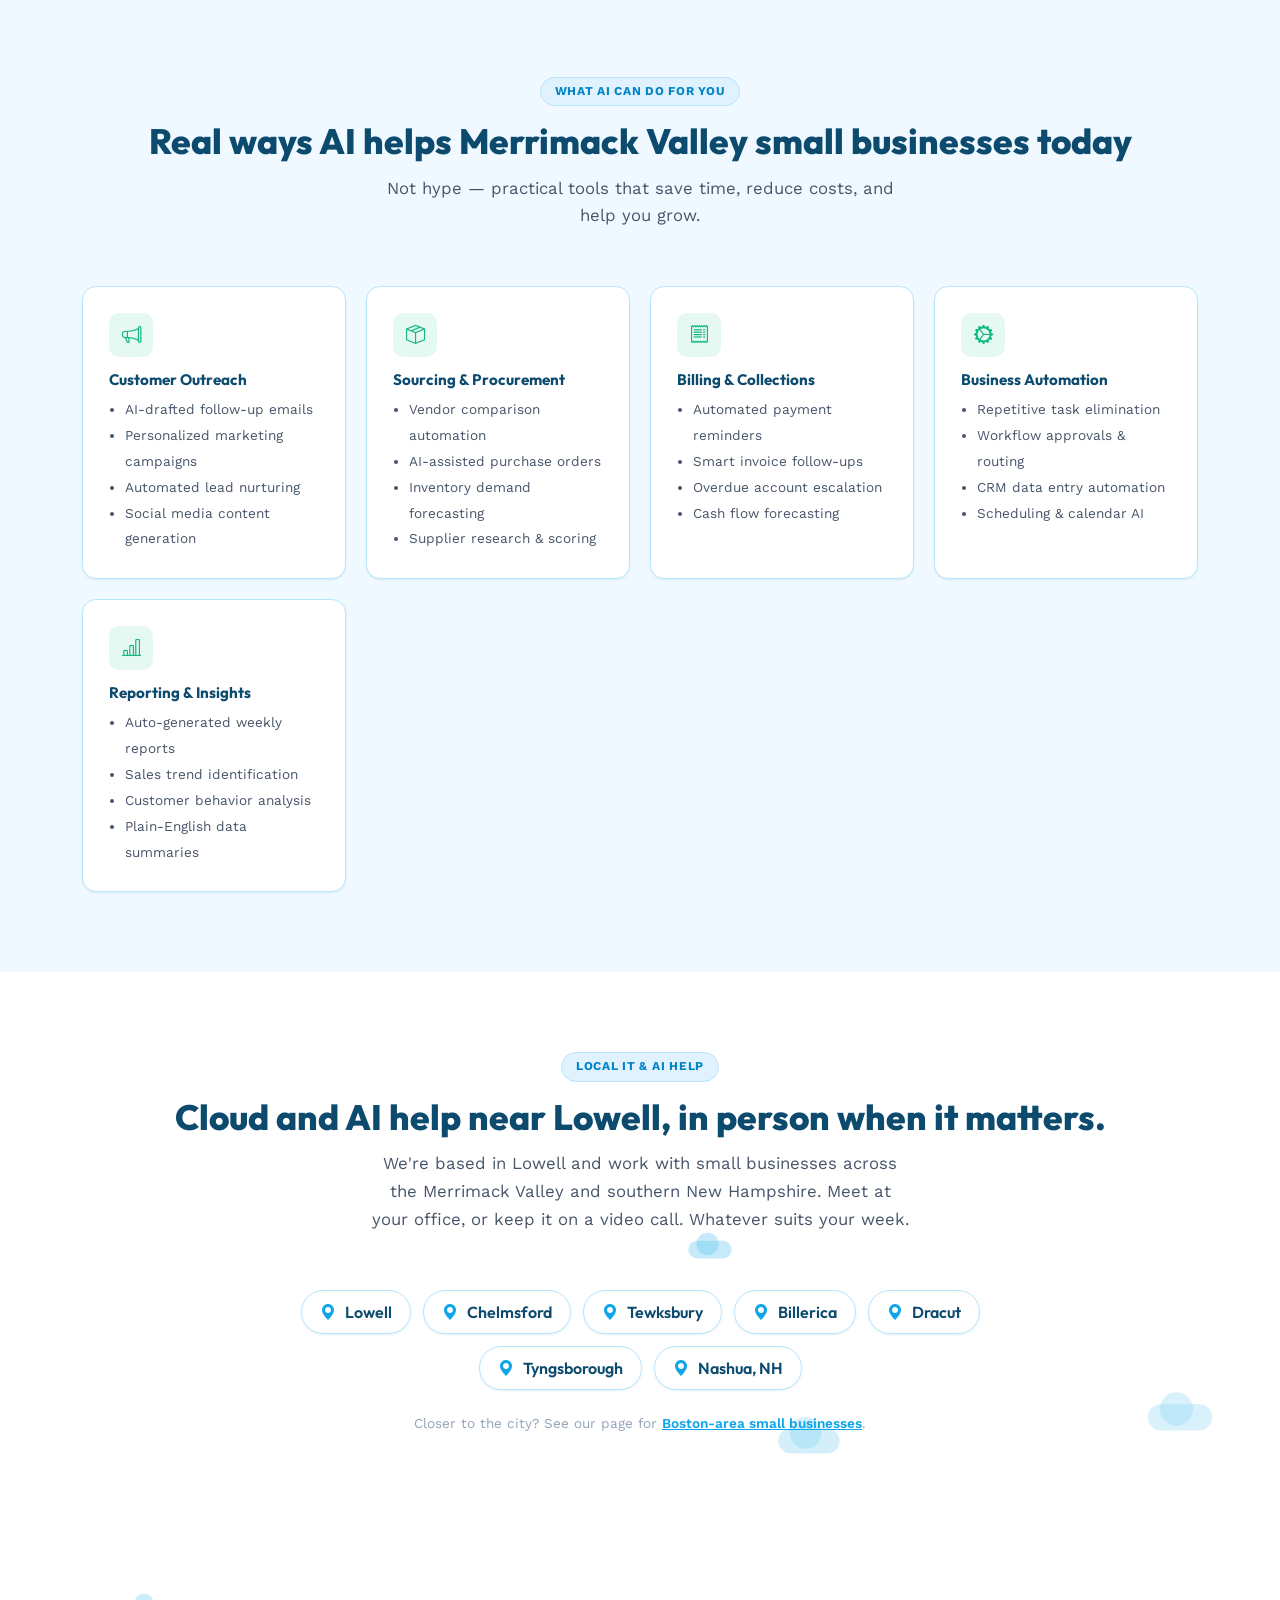
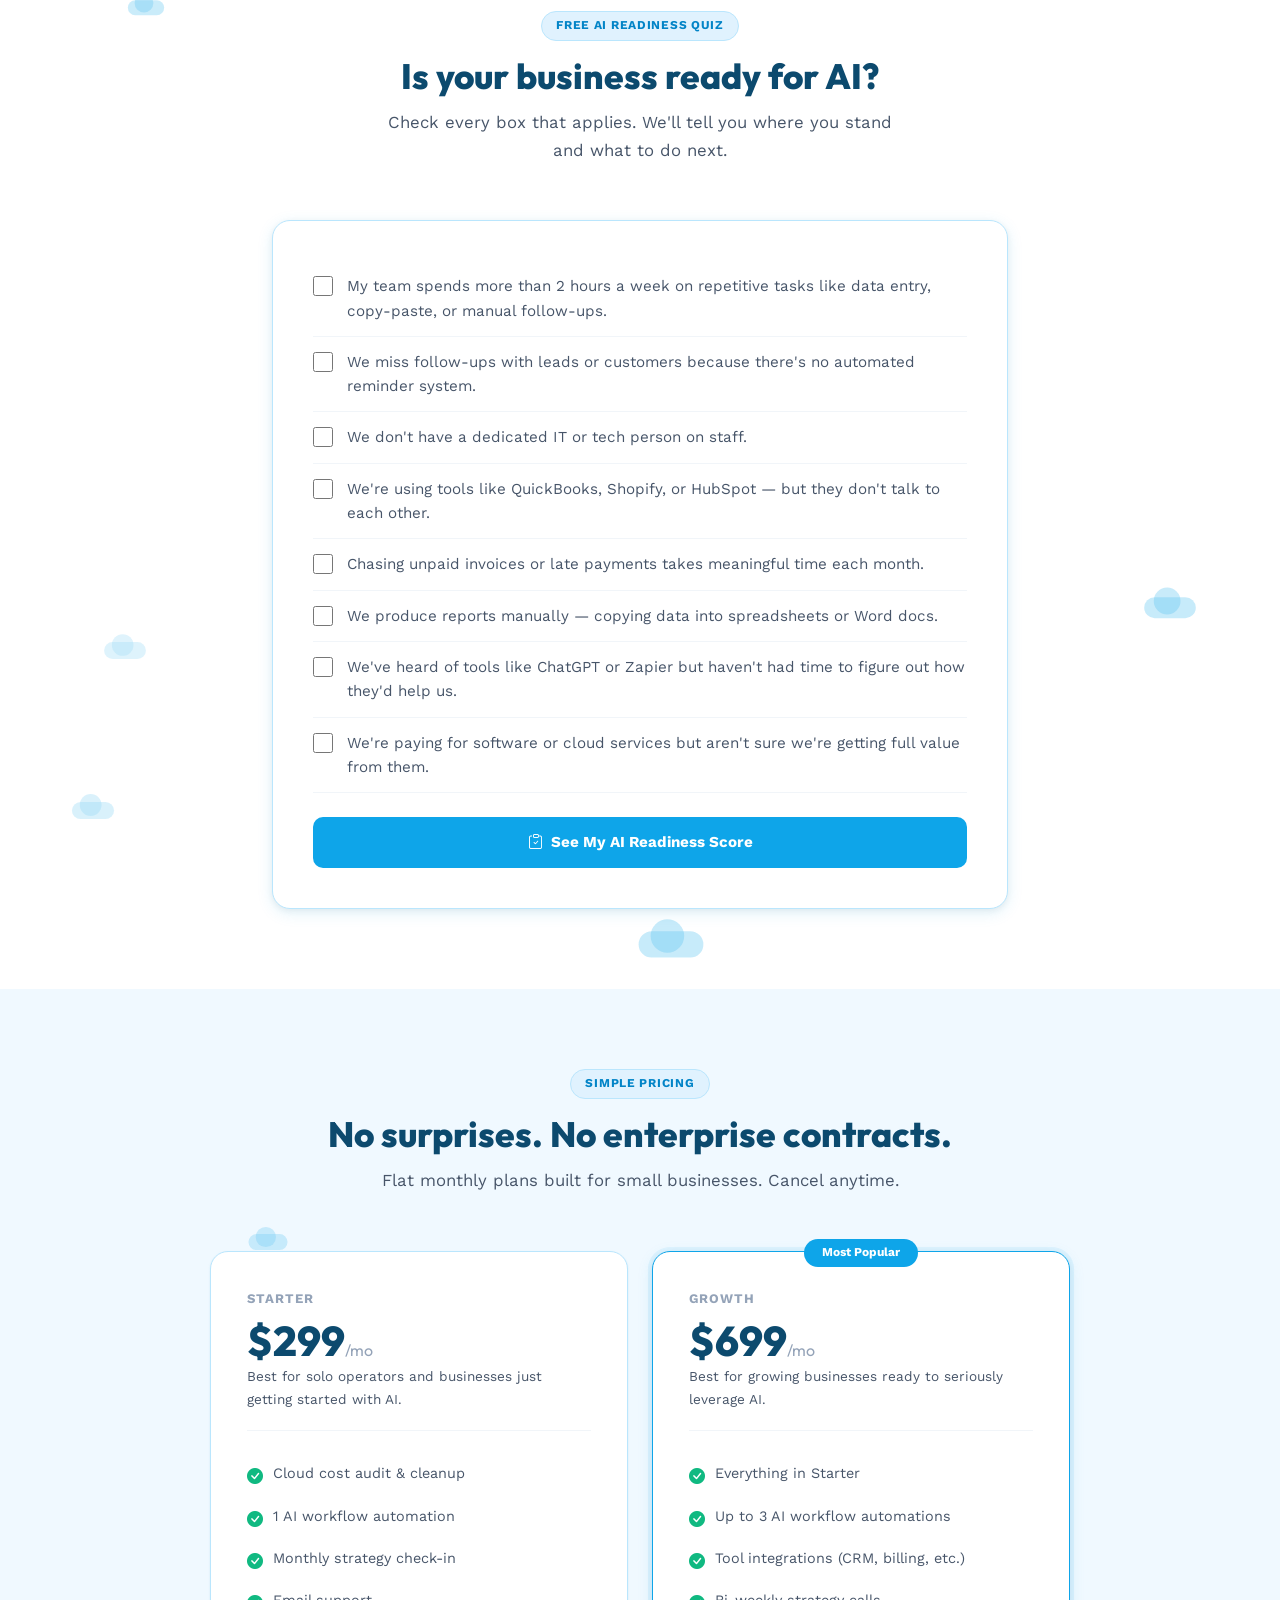
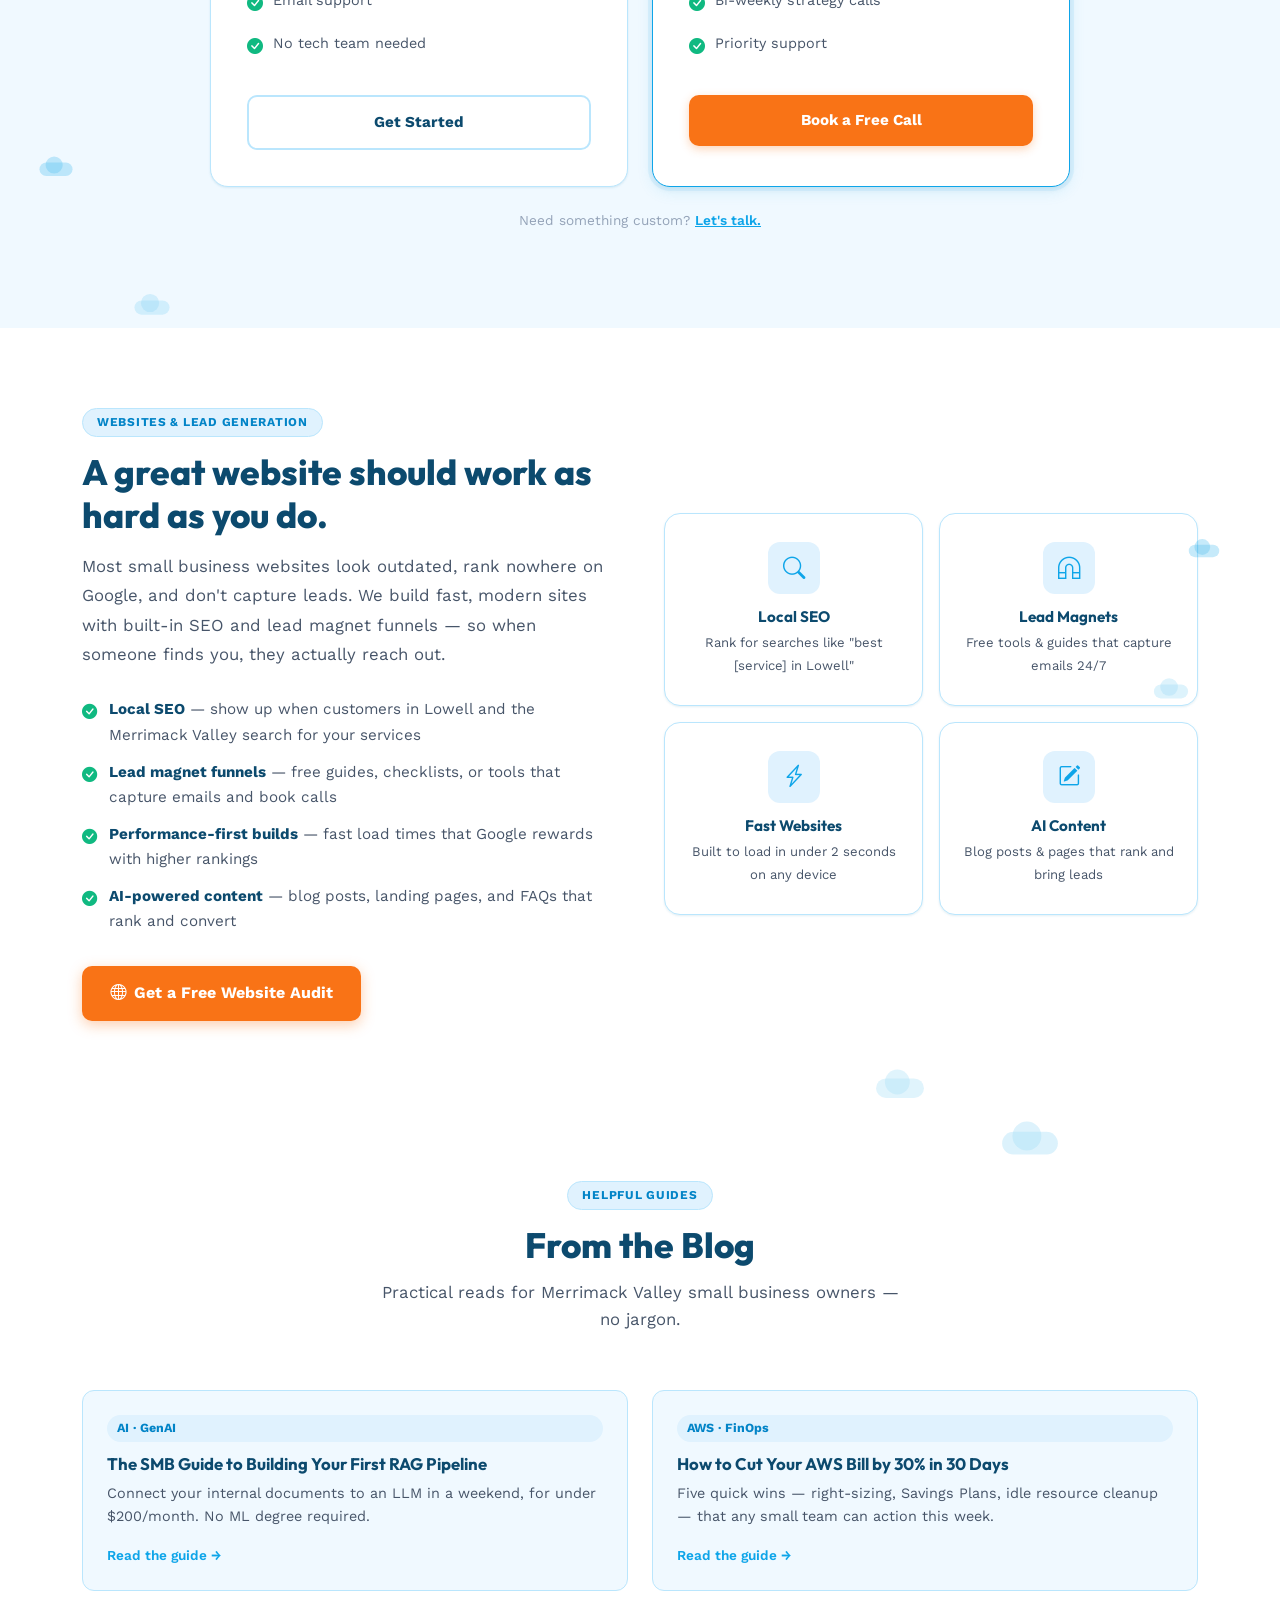
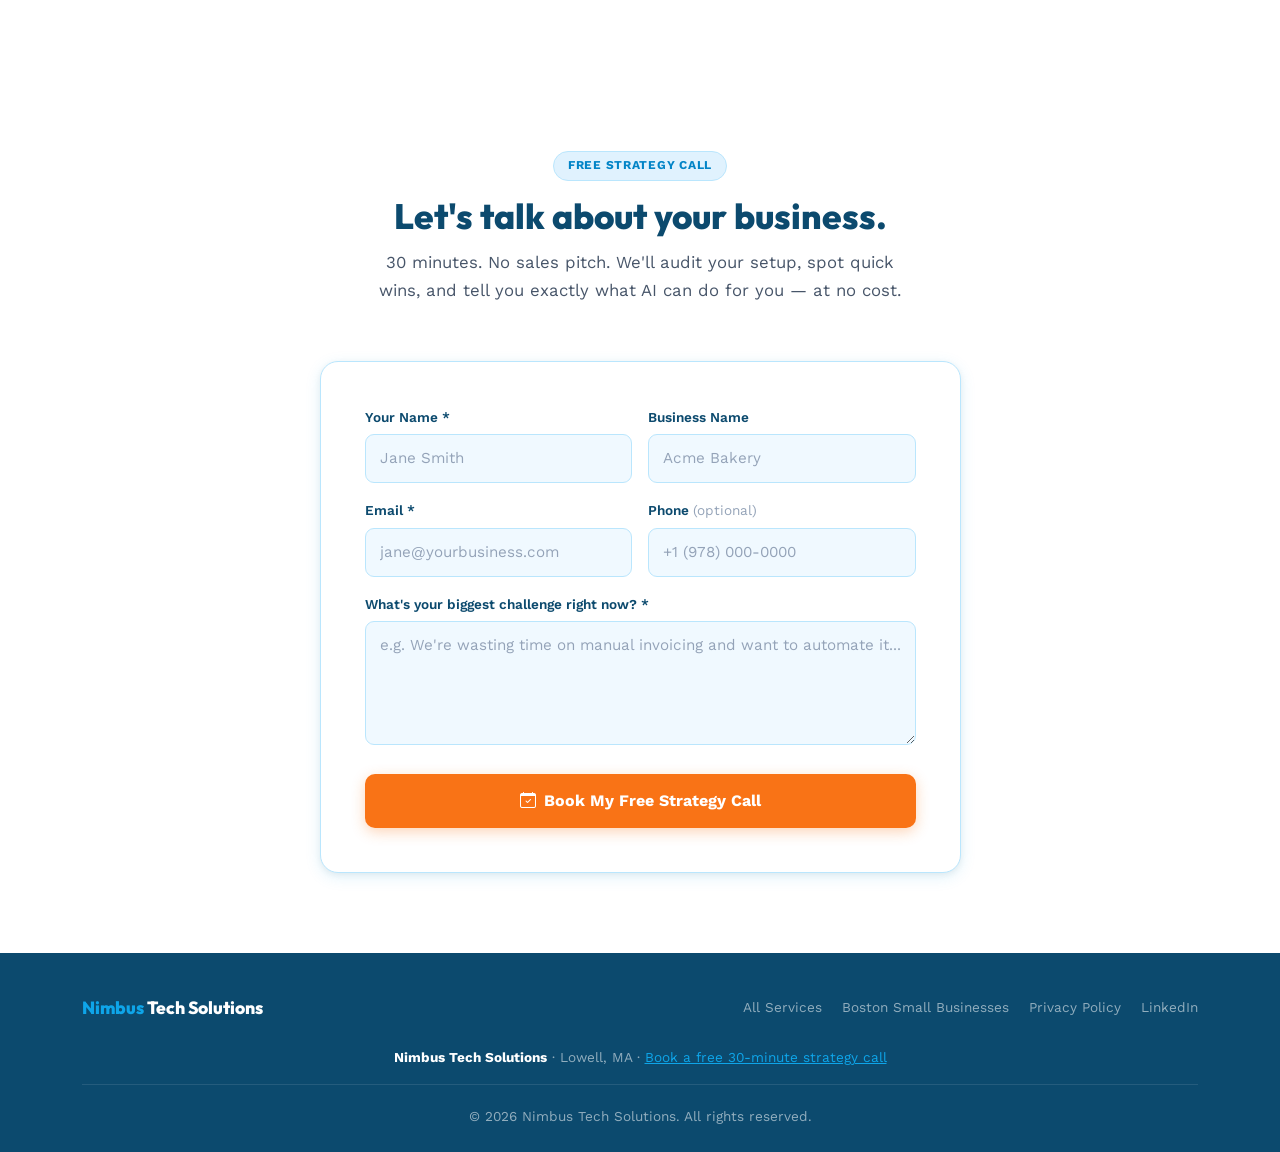
<file: lowell.html>
<!DOCTYPE html>
<html lang="en">

<head>
  <meta charset="utf-8">
  <meta content="width=device-width, initial-scale=1.0" name="viewport">
  <title>AI &amp; Cloud Consulting in Lowell, MA | Nimbus Tech Solutions</title>
  <meta name="description" content="AI consultant in Lowell, MA for Merrimack Valley small businesses: AI tools, lower cloud bills and IT help, from $299/month. Book a free 30-minute call.">
  <meta name="keywords" content="AI consultant Lowell MA, cloud consultant near Lowell, IT help for small business Merrimack Valley, AI for small business Lowell, Chelmsford, Tewksbury, Billerica, Dracut, Tyngsborough, Nashua NH">

  <!-- Canonical URL -->
  <link rel="canonical" href="https://nimbustechsolutions.com/lowell.html">

  <meta property="og:type" content="website">
  <meta property="og:site_name" content="Nimbus Tech Solutions">
  <meta property="og:locale" content="en_US">
  <meta property="og:url" content="https://nimbustechsolutions.com/lowell.html">
  <meta property="og:title" content="AI &amp; Cloud Consulting in Lowell, MA | Nimbus Tech Solutions">
  <meta property="og:description" content="AI consultant in Lowell, MA for Merrimack Valley small businesses: AI tools, lower cloud bills and IT help, from $299/month. Book a free 30-minute call.">
  <meta property="og:image" content="https://nimbustechsolutions.com/assets/img/hero-img.png">
  <meta property="og:image:width" content="780">
  <meta property="og:image:height" content="646">
  <meta property="og:image:alt" content="Nimbus Tech Solutions, AI and cloud consulting for small businesses">
  <meta name="twitter:card" content="summary_large_image">
  <meta name="twitter:title" content="AI &amp; Cloud Consulting in Lowell, MA | Nimbus Tech Solutions">
  <meta name="twitter:description" content="AI consultant in Lowell, MA for Merrimack Valley small businesses: AI tools, lower cloud bills and IT help, from $299/month. Book a free 30-minute call.">
  <meta name="twitter:image" content="https://nimbustechsolutions.com/assets/img/hero-img.png">
  <meta name="twitter:image:alt" content="Nimbus Tech Solutions, AI and cloud consulting for small businesses">

  <!-- Structured Data: LocalBusiness (Lowell & Merrimack Valley) -->
  <script type="application/ld+json">
  {
    "@context": "https://schema.org",
    "@type": "LocalBusiness",
    "name": "Nimbus Tech Solutions",
    "description": "AI and cloud consulting for small businesses in Lowell, MA and the Merrimack Valley: practical AI tools, lower cloud bills and IT help, starting at $299/month.",
    "url": "https://nimbustechsolutions.com/lowell.html",
    "email": "sidnigam.work@gmail.com",
    "address": {
      "@type": "PostalAddress",
      "addressLocality": "Lowell",
      "addressRegion": "MA",
      "addressCountry": "US"
    },
    "founder": {
      "@type": "Person",
      "name": "Sid Nigam",
      "jobTitle": "Founder & Lead Cloud Architect",
      "sameAs": "https://www.linkedin.com/in/sidnigam/"
    },
    "areaServed": [
      { "@type": "City", "name": "Lowell, MA" },
      { "@type": "City", "name": "Chelmsford, MA" },
      { "@type": "City", "name": "Tewksbury, MA" },
      { "@type": "City", "name": "Billerica, MA" },
      { "@type": "City", "name": "Dracut, MA" },
      { "@type": "City", "name": "Tyngsborough, MA" },
      { "@type": "City", "name": "Nashua, NH" },
      { "@type": "Place", "name": "Merrimack Valley" }
    ],
    "priceRange": "$$",
    "hasOfferCatalog": {
      "@type": "OfferCatalog",
      "name": "Small-Business AI & Cloud Services",
      "itemListElement": [
        { "@type": "Offer", "itemOffered": { "@type": "Service", "name": "AI Implementation for Small Business" } },
        { "@type": "Offer", "itemOffered": { "@type": "Service", "name": "Cloud Cost Optimization" } },
        { "@type": "Offer", "itemOffered": { "@type": "Service", "name": "Business Automation" } },
        { "@type": "Offer", "itemOffered": { "@type": "Service", "name": "Website & SEO / Lead Generation" } }
      ]
    }
  }
  </script>

  <link rel="preload" as="image" href="assets/img/hero-img.webp" type="image/webp" fetchpriority="high">
  <link href="assets/img/favicon.png" rel="icon">
  <link href="assets/img/apple-touch-icon.png" rel="apple-touch-icon">

  <!-- Fonts: Outfit + Work Sans -->
  <link href="https://fonts.googleapis.com/css2?family=Outfit:wght@300;400;500;600;700;800&family=Work+Sans:wght@300;400;500;600;700&display=swap" rel="stylesheet">

  <!-- Vendor CSS -->
  <link href="assets/vendor/aos/aos.css" rel="stylesheet">
  <link href="assets/vendor/bootstrap/css/bootstrap.min.css" rel="stylesheet">
  <link href="assets/vendor/bootstrap-icons/bootstrap-icons.css" rel="stylesheet">
  <link href="assets/vendor/boxicons/css/boxicons.min.css" rel="stylesheet">

  <link href="assets/css/smb.css" rel="stylesheet">
</head>

<body>

  <!-- Cloud burst field (sits under everything) -->
  <div id="clouds-field" aria-hidden="true"></div>

  <!-- Nav -->
  <nav class="smb-nav" role="navigation" aria-label="Main navigation">
    <div class="container">
      <a href="index.html" class="smb-nav-logo" aria-label="Nimbus Tech Solutions home"><span>Nimbus</span> Tech Solutions</a>
      <div class="smb-nav-links">
        <a href="#why-ai">Why AI</a>
        <a href="#ai-uses">Use Cases</a>
        <a href="#checklist">AI Quiz</a>
        <a href="#pricing">Pricing</a>
        <a href="#contact" class="smb-nav-cta">Book Free Call</a>
      </div>
      <button type="button" class="smb-hamburger" id="smb-hamburger" aria-label="Toggle menu" aria-expanded="false">
        <i class="bi bi-list" id="smb-hamburger-icon"></i>
      </button>
    </div>
    <div class="smb-nav-mobile-menu" id="smb-mobile-menu">
      <a href="#why-ai">Why AI</a>
      <a href="#ai-uses">Use Cases</a>
      <a href="#checklist">AI Quiz</a>
      <a href="#pricing">Pricing</a>
      <a href="#contact" class="smb-nav-cta">Book Free Call</a>
    </div>
  </nav>

  <main id="main">

    <!-- ── Hero ── -->
    <section class="smb-hero" aria-labelledby="hero-heading">
      <div class="container">
        <div class="row align-items-center">
          <div class="col-lg-6" data-aos="fade-right">
            <div class="smb-hero-badge">
              <i class="bi bi-geo-alt-fill"></i> Based in Lowell · Serving the Merrimack Valley
            </div>
            <h1 id="hero-heading">An AI &amp; Cloud Consultant for Lowell's Small Businesses. <em>Right Down the Street.</em></h1>
            <p class="lead">Your competitors are already using AI to work faster, spend less, and serve customers better. We help Lowell and Merrimack Valley businesses adopt the right tools, and get the IT help they've been putting off, without the tech overwhelm or the enterprise price tag.</p>
            <div class="smb-hero-actions">
              <a href="#contact" class="btn-primary-cta"><i class="bi bi-calendar-check"></i> Book a Free Strategy Call</a>
              <a href="#checklist" class="btn-outline-cta"><i class="bi bi-clipboard-check"></i> Take the AI Quiz</a>
            </div>
            <div class="smb-hero-stats">
              <div class="smb-stat">
                <div class="smb-stat-num">$<span>299</span></div>
                <div class="smb-stat-label">Starting per month</div>
              </div>
              <div class="smb-stat">
                <div class="smb-stat-num"><span>30</span>min</div>
                <div class="smb-stat-label">Free strategy call</div>
              </div>
              <div class="smb-stat">
                <div class="smb-stat-num"><span>0</span></div>
                <div class="smb-stat-label">Tech team needed</div>
              </div>
            </div>
          </div>
          <div class="col-lg-6 mt-5 mt-lg-0" data-aos="fade-left" data-aos-delay="150">
            <div class="smb-hero-img-wrap">
              <picture>
                <source srcset="assets/img/hero-img.webp" type="image/webp">
                <img src="assets/img/hero-img.png" alt="Nimbus Tech Solutions — AI and cloud consulting for Lowell and Merrimack Valley small businesses" width="780" height="646" loading="eager" fetchpriority="high">
              </picture>
              <div class="hero-badge-float badge-float-tl">
                <div class="badge-dot badge-dot-blue"><i class="bi bi-robot"></i></div>
                <div>
                  <div class="badge-meta">AI Automation</div>
                  <div class="badge-value">Live in 2 weeks</div>
                </div>
              </div>
              <div class="hero-badge-float badge-float-br">
                <div class="badge-dot badge-dot-green"><i class="bi bi-graph-down-arrow"></i></div>
                <div>
                  <div class="badge-meta">Cloud Costs</div>
                  <div class="badge-value">↓ 38% avg savings</div>
                </div>
              </div>
            </div>
          </div>
        </div>
      </div>
    </section>

    <!-- ── Pain Points ── -->
    <section id="why-ai" class="pain-section">
      <div class="container">
        <div class="smb-section-title" data-aos="fade-up">
          <div class="section-tag">The Problem</div>
          <h2>Sound familiar?</h2>
          <p>Three challenges we hear from small business owners across Lowell and the Merrimack Valley.</p>
        </div>
        <div class="row g-4">
          <div class="col-lg-4 col-md-6" data-aos="fade-up" data-aos-delay="100">
            <div class="pain-card">
              <div class="pain-icon"><i class="bi bi-graph-up-arrow"></i></div>
              <h3 class="h4">"My cloud bills keep growing and I don't know why."</h3>
              <p>Most small businesses are overpaying for cloud tools they barely use. We audit your setup and cut the waste — fast.</p>
            </div>
          </div>
          <div class="col-lg-4 col-md-6" data-aos="fade-up" data-aos-delay="200">
            <div class="pain-card">
              <div class="pain-icon"><i class="bi bi-robot"></i></div>
              <h3 class="h4">"My competitors are using AI. I don't know where to start."</h3>
              <p>AI isn't just for big companies anymore. We identify the exact tools that will save you time and money — and set them up for you.</p>
            </div>
          </div>
          <div class="col-lg-4 col-md-6" data-aos="fade-up" data-aos-delay="300">
            <div class="pain-card">
              <div class="pain-icon"><i class="bi bi-people"></i></div>
              <h3 class="h4">"I don't have a tech team and can't afford to hire one."</h3>
              <p>You shouldn't need a CTO to stay competitive. We become your on-call tech partner — affordable, local to the Merrimack Valley, and focused on your outcomes.</p>
            </div>
          </div>
        </div>
      </div>
    </section>

    <!-- ── AI Use Cases ── -->
    <section id="ai-uses" class="ai-uses-section">
      <div class="container">
        <div class="smb-section-title" data-aos="fade-up">
          <div class="section-tag">What AI Can Do For You</div>
          <h2>Real ways AI helps Merrimack Valley small businesses today</h2>
          <p>Not hype — practical tools that save time, reduce costs, and help you grow.</p>
        </div>
        <div class="ai-grid" data-aos="fade-up" data-aos-delay="100">
          <div class="ai-card">
            <div class="ai-card-icon"><i class="bi bi-megaphone"></i></div>
            <h3 class="h5">Customer Outreach</h3>
            <ul>
              <li>AI-drafted follow-up emails</li>
              <li>Personalized marketing campaigns</li>
              <li>Automated lead nurturing</li>
              <li>Social media content generation</li>
            </ul>
          </div>
          <div class="ai-card">
            <div class="ai-card-icon"><i class="bi bi-box-seam"></i></div>
            <h3 class="h5">Sourcing & Procurement</h3>
            <ul>
              <li>Vendor comparison automation</li>
              <li>AI-assisted purchase orders</li>
              <li>Inventory demand forecasting</li>
              <li>Supplier research & scoring</li>
            </ul>
          </div>
          <div class="ai-card">
            <div class="ai-card-icon"><i class="bi bi-receipt"></i></div>
            <h3 class="h5">Billing & Collections</h3>
            <ul>
              <li>Automated payment reminders</li>
              <li>Smart invoice follow-ups</li>
              <li>Overdue account escalation</li>
              <li>Cash flow forecasting</li>
            </ul>
          </div>
          <div class="ai-card">
            <div class="ai-card-icon"><i class="bi bi-gear-wide-connected"></i></div>
            <h3 class="h5">Business Automation</h3>
            <ul>
              <li>Repetitive task elimination</li>
              <li>Workflow approvals & routing</li>
              <li>CRM data entry automation</li>
              <li>Scheduling & calendar AI</li>
            </ul>
          </div>
          <div class="ai-card">
            <div class="ai-card-icon"><i class="bi bi-bar-chart-line"></i></div>
            <h3 class="h5">Reporting & Insights</h3>
            <ul>
              <li>Auto-generated weekly reports</li>
              <li>Sales trend identification</li>
              <li>Customer behavior analysis</li>
              <li>Plain-English data summaries</li>
            </ul>
          </div>
        </div>
      </div>
    </section>

    <!-- ── Service area ── -->
    <section id="service-area" class="pain-section">
      <div class="container">
        <div class="smb-section-title" data-aos="fade-up">
          <div class="section-tag">Local IT &amp; AI Help</div>
          <h2>Cloud and AI help near Lowell, in person when it matters.</h2>
          <p>We're based in Lowell and work with small businesses across the Merrimack Valley and southern New Hampshire. Meet at your office, or keep it on a video call. Whatever suits your week.</p>
        </div>
        <ul class="town-list" data-aos="fade-up" data-aos-delay="100">
          <li><i class="bi bi-geo-alt-fill"></i> Lowell</li>
          <li><i class="bi bi-geo-alt-fill"></i> Chelmsford</li>
          <li><i class="bi bi-geo-alt-fill"></i> Tewksbury</li>
          <li><i class="bi bi-geo-alt-fill"></i> Billerica</li>
          <li><i class="bi bi-geo-alt-fill"></i> Dracut</li>
          <li><i class="bi bi-geo-alt-fill"></i> Tyngsborough</li>
          <li><i class="bi bi-geo-alt-fill"></i> Nashua, NH</li>
        </ul>
        <p class="pricing-note">Closer to the city? See our page for <a href="boston-smb.html">Boston-area small businesses</a>.</p>
      </div>
    </section>

    <!-- ── AI Readiness Checklist ── -->
    <section id="checklist" class="checklist-section">
      <div class="container">
        <div class="smb-section-title" data-aos="fade-up">
          <div class="section-tag">Free AI Readiness Quiz</div>
          <h2>Is your business ready for AI?</h2>
          <p>Check every box that applies. We'll tell you where you stand and what to do next.</p>
        </div>
        <div class="row justify-content-center">
          <div class="col-lg-8" data-aos="fade-up" data-aos-delay="100">
            <div class="checklist-box">
              <div class="checklist-item">
                <input type="checkbox" id="c1" class="cl-check">
                <label for="c1">My team spends more than 2 hours a week on repetitive tasks like data entry, copy-paste, or manual follow-ups.</label>
              </div>
              <div class="checklist-item">
                <input type="checkbox" id="c2" class="cl-check">
                <label for="c2">We miss follow-ups with leads or customers because there's no automated reminder system.</label>
              </div>
              <div class="checklist-item">
                <input type="checkbox" id="c3" class="cl-check">
                <label for="c3">We don't have a dedicated IT or tech person on staff.</label>
              </div>
              <div class="checklist-item">
                <input type="checkbox" id="c4" class="cl-check">
                <label for="c4">We're using tools like QuickBooks, Shopify, or HubSpot — but they don't talk to each other.</label>
              </div>
              <div class="checklist-item">
                <input type="checkbox" id="c5" class="cl-check">
                <label for="c5">Chasing unpaid invoices or late payments takes meaningful time each month.</label>
              </div>
              <div class="checklist-item">
                <input type="checkbox" id="c6" class="cl-check">
                <label for="c6">We produce reports manually — copying data into spreadsheets or Word docs.</label>
              </div>
              <div class="checklist-item">
                <input type="checkbox" id="c7" class="cl-check">
                <label for="c7">We've heard of tools like ChatGPT or Zapier but haven't had time to figure out how they'd help us.</label>
              </div>
              <div class="checklist-item">
                <input type="checkbox" id="c8" class="cl-check">
                <label for="c8">We're paying for software or cloud services but aren't sure we're getting full value from them.</label>
              </div>
              <div id="checklist-result" class="checklist-result" aria-live="polite">
                <div class="checklist-score" id="checklist-score"></div>
                <div id="checklist-message"></div>
                <div id="checklist-cta" class="checklist-cta"></div>
              </div>
              <button type="button" class="btn-score" onclick="scoreChecklist()" aria-label="See my AI readiness score">
                <i class="bi bi-clipboard-check"></i> See My AI Readiness Score
              </button>
            </div>
          </div>
        </div>
      </div>
    </section>

    <!-- ── Pricing ── -->
    <section id="pricing" class="pricing-section">
      <div class="container">
        <div class="smb-section-title" data-aos="fade-up">
          <div class="section-tag">Simple Pricing</div>
          <h2>No surprises. No enterprise contracts.</h2>
          <p>Flat monthly plans built for small businesses. Cancel anytime.</p>
        </div>
        <div class="pricing-grid" data-aos="fade-up" data-aos-delay="100">
          <div class="price-card">
            <div class="price-name">Starter</div>
            <div class="price-amount">$299<span>/mo</span></div>
            <p class="price-desc">Best for solo operators and businesses just getting started with AI.</p>
            <ul class="price-features">
              <li><i class="bi bi-check-circle-fill"></i> Cloud cost audit & cleanup</li>
              <li><i class="bi bi-check-circle-fill"></i> 1 AI workflow automation</li>
              <li><i class="bi bi-check-circle-fill"></i> Monthly strategy check-in</li>
              <li><i class="bi bi-check-circle-fill"></i> Email support</li>
              <li><i class="bi bi-check-circle-fill"></i> No tech team needed</li>
            </ul>
            <a href="#contact" class="btn-price btn-price-outline">Get Started</a>
          </div>
          <div class="price-card featured">
            <div class="price-badge">Most Popular</div>
            <div class="price-name">Growth</div>
            <div class="price-amount">$699<span>/mo</span></div>
            <p class="price-desc">Best for growing businesses ready to seriously leverage AI.</p>
            <ul class="price-features">
              <li><i class="bi bi-check-circle-fill"></i> Everything in Starter</li>
              <li><i class="bi bi-check-circle-fill"></i> Up to 3 AI workflow automations</li>
              <li><i class="bi bi-check-circle-fill"></i> Tool integrations (CRM, billing, etc.)</li>
              <li><i class="bi bi-check-circle-fill"></i> Bi-weekly strategy calls</li>
              <li><i class="bi bi-check-circle-fill"></i> Priority support</li>
            </ul>
            <a href="#contact" class="btn-price btn-price-primary">Book a Free Call</a>
          </div>
        </div>
        <p class="pricing-note">
          Need something custom? <a href="#contact">Let's talk.</a>
        </p>
      </div>
    </section>

    <!-- ── Website & SEO ── -->
    <section class="smb-section pain-section">
      <div class="container">
        <div class="row align-items-center g-5">
          <div class="col-lg-6" data-aos="fade-right">
            <div class="section-tag">Websites &amp; Lead Generation</div>
            <h2 class="seo-heading">A great website should work as hard as you do.</h2>
            <p class="seo-lead">Most small business websites look outdated, rank nowhere on Google, and don't capture leads. We build fast, modern sites with built-in SEO and lead magnet funnels — so when someone finds you, they actually reach out.</p>
            <ul class="seo-list">
              <li><i class="bi bi-check-circle-fill"></i><span><strong>Local SEO</strong> — show up when customers in Lowell and the Merrimack Valley search for your services</span></li>
              <li><i class="bi bi-check-circle-fill"></i><span><strong>Lead magnet funnels</strong> — free guides, checklists, or tools that capture emails and book calls</span></li>
              <li><i class="bi bi-check-circle-fill"></i><span><strong>Performance-first builds</strong> — fast load times that Google rewards with higher rankings</span></li>
              <li><i class="bi bi-check-circle-fill"></i><span><strong>AI-powered content</strong> — blog posts, landing pages, and FAQs that rank and convert</span></li>
            </ul>
            <a href="#contact" class="btn-primary-cta"><i class="bi bi-globe"></i> Get a Free Website Audit</a>
          </div>
          <div class="col-lg-6" data-aos="fade-left" data-aos-delay="100">
            <div class="row g-3">
              <div class="col-6">
                <div class="pain-card seo-mini-card">
                  <div class="pain-icon"><i class="bi bi-search"></i></div>
                  <h3 class="h4">Local SEO</h3>
                  <p>Rank for searches like "best [service] in Lowell"</p>
                </div>
              </div>
              <div class="col-6">
                <div class="pain-card seo-mini-card">
                  <div class="pain-icon"><i class="bi bi-magnet"></i></div>
                  <h3 class="h4">Lead Magnets</h3>
                  <p>Free tools &amp; guides that capture emails 24/7</p>
                </div>
              </div>
              <div class="col-6">
                <div class="pain-card seo-mini-card">
                  <div class="pain-icon"><i class="bi bi-lightning-charge"></i></div>
                  <h3 class="h4">Fast Websites</h3>
                  <p>Built to load in under 2 seconds on any device</p>
                </div>
              </div>
              <div class="col-6">
                <div class="pain-card seo-mini-card">
                  <div class="pain-icon"><i class="bi bi-pencil-square"></i></div>
                  <h3 class="h4">AI Content</h3>
                  <p>Blog posts &amp; pages that rank and bring leads</p>
                </div>
              </div>
            </div>
          </div>
        </div>
      </div>
    </section>

    <!-- ── From the Blog ── -->
    <section class="smb-blog-section">
      <div class="container">
        <div class="smb-section-title" data-aos="fade-up">
          <div class="section-tag">Helpful Guides</div>
          <h2>From the Blog</h2>
          <p>Practical reads for Merrimack Valley small business owners — no jargon.</p>
        </div>
        <div class="smb-blog-grid">
          <a href="blog/smb-rag-pipeline-guide.html" class="smb-blog-card" data-aos="fade-up" data-aos-delay="100">
            <span class="smb-blog-label">AI · GenAI</span>
            <h3 class="h4">The SMB Guide to Building Your First RAG Pipeline</h3>
            <p>Connect your internal documents to an LLM in a weekend, for under $200/month. No ML degree required.</p>
            <span class="smb-blog-read">Read the guide →</span>
          </a>
          <a href="blog/cut-aws-bill-30-percent.html" class="smb-blog-card" data-aos="fade-up" data-aos-delay="200">
            <span class="smb-blog-label">AWS · FinOps</span>
            <h3 class="h4">How to Cut Your AWS Bill by 30% in 30 Days</h3>
            <p>Five quick wins — right-sizing, Savings Plans, idle resource cleanup — that any small team can action this week.</p>
            <span class="smb-blog-read">Read the guide →</span>
          </a>
        </div>
      </div>
    </section>

    <!-- ── Contact ── -->
    <section id="contact" class="contact-section">
      <div class="container">
        <div class="smb-section-title" data-aos="fade-up">
          <div class="section-tag">Free Strategy Call</div>
          <h2>Let's talk about your business.</h2>
          <p>30 minutes. No sales pitch. We'll audit your setup, spot quick wins, and tell you exactly what AI can do for you — at no cost.</p>
        </div>
        <div class="row justify-content-center">
          <div class="col-lg-7" data-aos="fade-up" data-aos-delay="100">
            <div class="smb-form-wrap">
              <div id="smb-form-body">
                <div class="form-msg" id="smb-form-msg" role="alert"></div>
                <form id="smb-contact-form" novalidate>
                  <input type="hidden" name="_replyto" value="sidnigam.work@gmail.com">
                  <input type="hidden" name="_subject" value="New SMB Strategy Call Request — Nimbus Lowell">
                  <div class="row g-3">
                    <div class="col-md-6">
                      <label for="smb-name">Your Name *</label>
                      <input type="text" id="smb-name" name="name" placeholder="Jane Smith" required autocomplete="name">
                      <span class="field-error" id="smb-name-err">Please enter your name.</span>
                    </div>
                    <div class="col-md-6">
                      <label for="smb-biz">Business Name</label>
                      <input type="text" id="smb-biz" name="business" placeholder="Acme Bakery" autocomplete="organization">
                    </div>
                    <div class="col-md-6">
                      <label for="smb-email">Email *</label>
                      <input type="email" id="smb-email" name="email" placeholder="jane@yourbusiness.com" required autocomplete="email">
                      <span class="field-error" id="smb-email-err">Please enter a valid email address.</span>
                    </div>
                    <div class="col-md-6">
                      <label for="smb-phone">Phone <span class="label-optional">(optional)</span></label>
                      <input type="tel" id="smb-phone" name="phone" placeholder="+1 (978) 000-0000" autocomplete="tel">
                    </div>
                    <div class="col-12">
                      <label for="smb-message">What's your biggest challenge right now? *</label>
                      <textarea id="smb-message" name="message" rows="4" placeholder="e.g. We're wasting time on manual invoicing and want to automate it..." required></textarea>
                      <span class="field-error" id="smb-message-err">Please tell us a bit about your challenge.</span>
                    </div>
                  </div>
                  <button type="submit" class="btn-form-submit btn-form-submit-wrap" id="smb-submit-btn">
                    <i class="bi bi-calendar-check"></i> Book My Free Strategy Call
                  </button>
                </form>
              </div>
              <div class="form-success" id="smb-form-success">
                <i class="bi bi-check-circle-fill"></i>
                <h3 class="h4">You're booked!</h3>
                <p>Sid will reach out within 24 hours to schedule your free strategy call. Keep an eye on your inbox.</p>
              </div>
            </div>
          </div>
        </div>
      </div>
    </section>

  </main>

  <!-- Footer -->
  <footer class="smb-footer" role="contentinfo">
    <div class="container">
      <div class="smb-footer-top">
        <div class="smb-footer-logo"><span>Nimbus</span> Tech Solutions</div>
        <div class="smb-footer-links">
          <a href="index.html">All Services</a>
          <a href="boston-smb.html">Boston Small Businesses</a>
          <a href="privacy.html">Privacy Policy</a>
          <a href="https://www.linkedin.com/in/sidnigam/" target="_blank" rel="noopener noreferrer">LinkedIn</a>
        </div>
      </div>
      <p class="nap"><strong>Nimbus Tech Solutions</strong> · Lowell, MA · <a href="#contact">Book a free 30-minute strategy call</a></p>
      <div class="smb-footer-bottom">
        &copy; <script>document.write(new Date().getFullYear())</script> Nimbus Tech Solutions. All rights reserved.
      </div>
    </div>
  </footer>

  <!-- Cloud burst modal -->
  <div id="cloud-modal" class="cloud-modal-overlay" aria-hidden="true" role="dialog" aria-modal="true" aria-labelledby="smb-cloud-modal-title">
    <div class="cloud-modal-card">
      <div class="cloud-modal-accent"></div>
      <button type="button" class="cloud-modal-close" id="cloud-modal-close" aria-label="Close modal"><i class="bi bi-x-lg"></i></button>
      <div id="cloud-modal-body">
        <div class="cloud-modal-icon"><i class="bx bx-cloud-lightning"></i></div>
        <h3 id="smb-cloud-modal-title">Nice, you found the easter egg.</h3>
        <p class="cloud-modal-sub">You just popped 5 Nimbus clouds and unlocked a <strong>free 30-minute consultation</strong> with Sid. Drop your details below and we'll reach out within 24 hours.</p>
        <div class="cmf-form-msg" id="cmf-msg"></div>
        <form id="cloud-unlock-form" class="cmf" novalidate>
          <input type="hidden" name="_replyto" value="sidnigam.work@gmail.com">
          <input type="hidden" name="_subject" value="New Cloud Burst Claim — Nimbus SMB Lowell">
          <div class="cmf-row">
            <div class="cmf-field">
              <label for="cu-name">Full Name</label>
              <input type="text" id="cu-name" name="name" placeholder="Jane Smith" required autocomplete="name">
              <span class="cmf-field-error" id="cu-name-err">Please enter your name.</span>
            </div>
            <div class="cmf-field">
              <label for="cu-email">Email</label>
              <input type="email" id="cu-email" name="email" placeholder="jane@company.com" required autocomplete="email">
              <span class="cmf-field-error" id="cu-email-err">Please enter a valid email address.</span>
            </div>
          </div>
          <div class="cmf-row">
            <div class="cmf-field">
              <label for="cu-biz">Business Name</label>
              <input type="text" id="cu-biz" name="business" placeholder="Acme Bakery" autocomplete="organization">
            </div>
            <div class="cmf-field">
              <label for="cu-phone">Phone <span class="label-optional">(optional)</span></label>
              <input type="tel" id="cu-phone" name="phone" placeholder="+1 (978) 000-0000" autocomplete="tel">
            </div>
          </div>
          <div class="cmf-field">
            <label>What are you looking for?</label>
            <div class="cmf-chips">
              <label class="cmf-chip"><input type="checkbox" name="service" value="ai"><span>AI Implementation</span></label>
              <label class="cmf-chip"><input type="checkbox" name="service" value="cloud"><span>Cloud Costs</span></label>
              <label class="cmf-chip"><input type="checkbox" name="service" value="automation"><span>Automation</span></label>
              <label class="cmf-chip"><input type="checkbox" name="service" value="billing"><span>Billing & Collections</span></label>
              <label class="cmf-chip"><input type="checkbox" name="service" value="outreach"><span>Outreach</span></label>
              <label class="cmf-chip"><input type="checkbox" name="service" value="general"><span>Not Sure Yet</span></label>
            </div>
          </div>
          <button type="submit" class="cmf-submit" id="cmf-submit-btn"><i class="bi bi-send"></i> Claim My Free Consultation</button>
        </form>
      </div>
      <div id="cloud-modal-success" hidden class="cloud-modal-success-wrap">
        <div class="cms-icon-wrap"><i class="bi bi-check-circle-fill"></i></div>
        <h3>You're in!</h3>
        <p class="cloud-modal-sub">Sid will reach out within 24 hours to schedule your free consultation. Keep an eye on your inbox.</p>
      </div>
    </div>
  </div>

  <!-- Vendor JS -->
  <script src="assets/vendor/aos/aos.js"></script>
  <script src="assets/vendor/bootstrap/js/bootstrap.bundle.min.js"></script>

  <script src="assets/js/smb.js"></script>

</body>
</html>
</file>
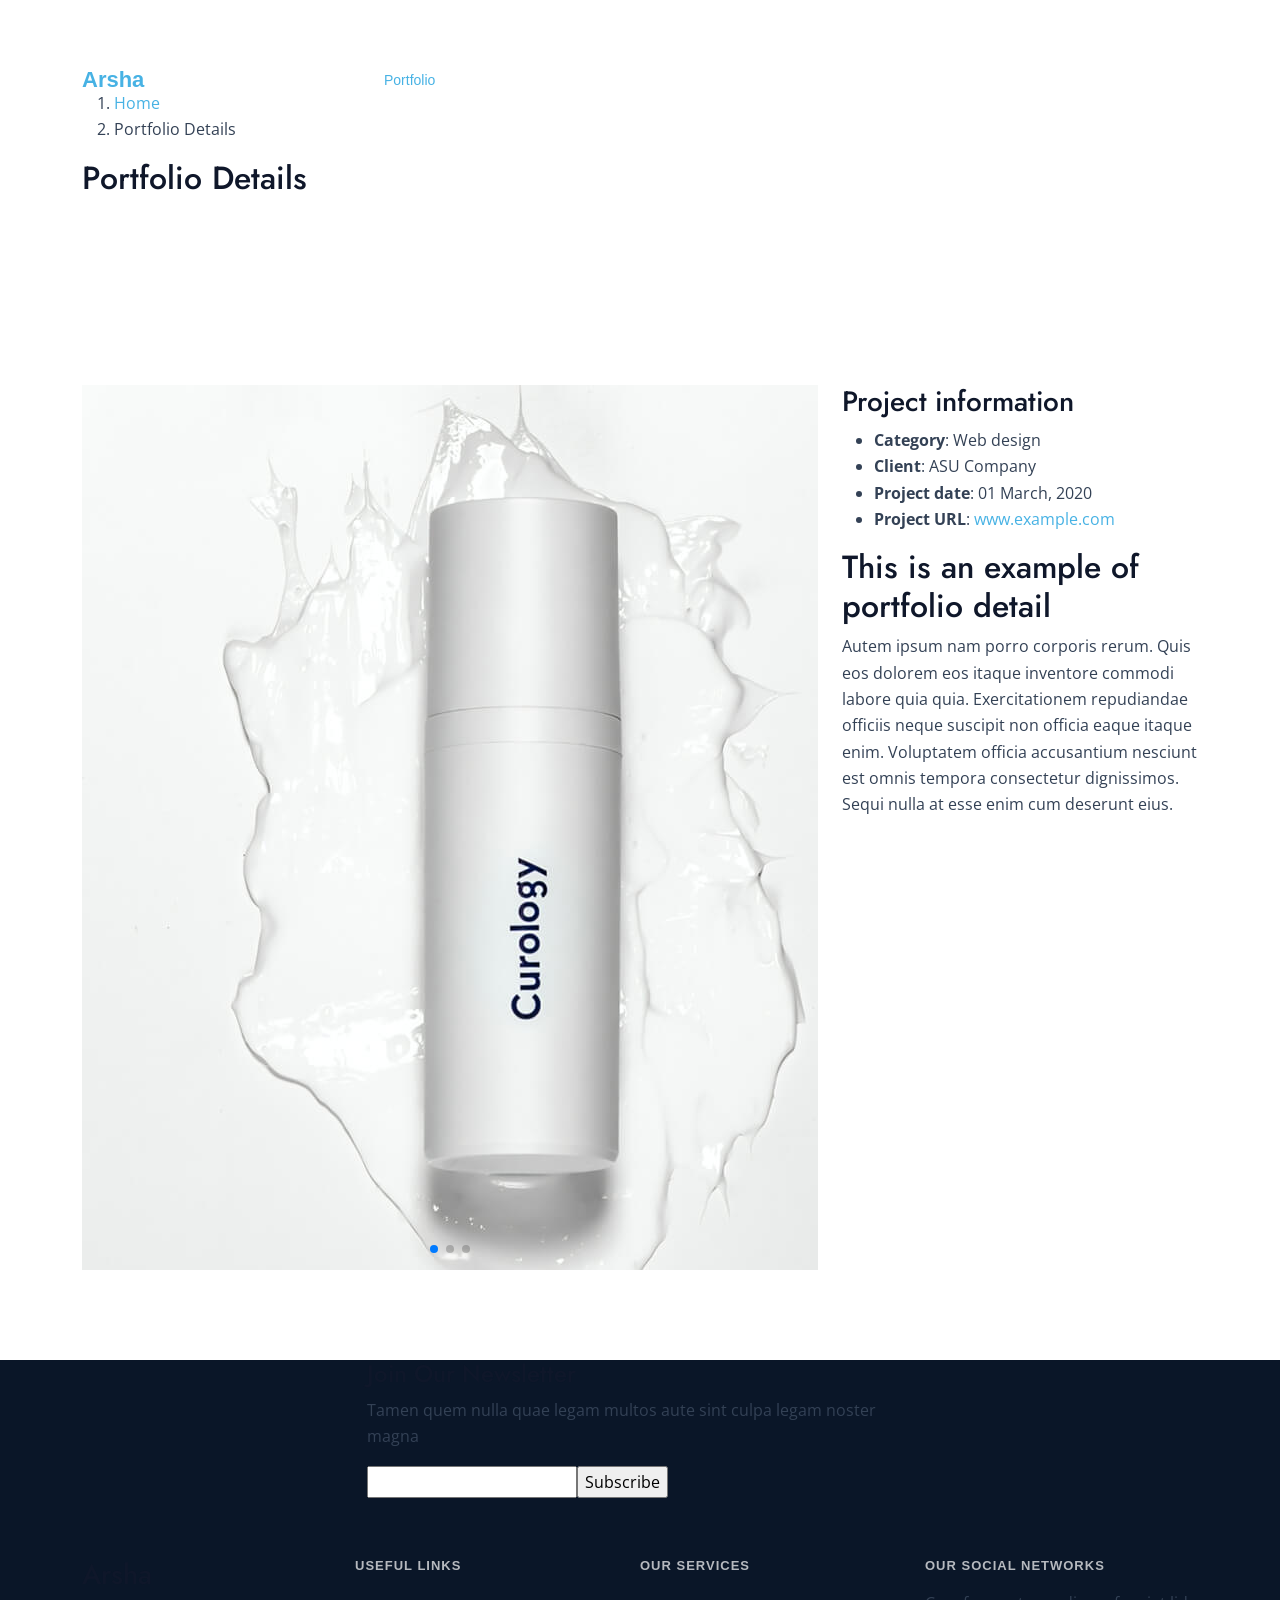
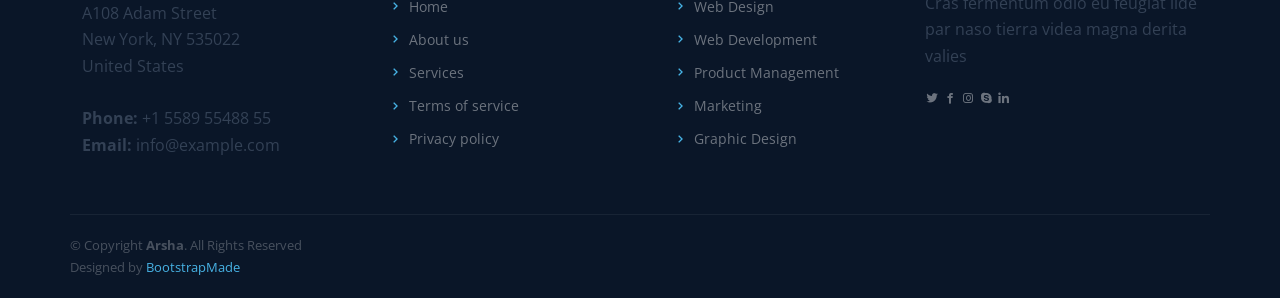
<file: portfolio-details.html>
<!DOCTYPE html>
<html lang="en">

<head>
  <meta charset="utf-8">
  <meta content="width=device-width, initial-scale=1.0" name="viewport">

  <title>Portfolio Details - Arsha Bootstrap Template</title>
  <meta content="" name="description">
  <meta name="robots" content="noindex">
  <meta content="" name="keywords">

  <!-- Favicons -->
  <link href="assets/img/favicon.png" rel="icon">
  <link href="assets/img/apple-touch-icon.png" rel="apple-touch-icon">

  <!-- Google Fonts -->
  <link href="https://fonts.googleapis.com/css?family=Open+Sans:300,300i,400,400i,600,600i,700,700i|Jost:300,300i,400,400i,500,500i,600,600i,700,700i|Poppins:300,300i,400,400i,500,500i,600,600i,700,700i" rel="stylesheet">

  <!-- Vendor CSS Files -->
  <link href="assets/vendor/aos/aos.css" rel="stylesheet">
  <link href="assets/vendor/bootstrap/css/bootstrap.min.css" rel="stylesheet">
  <link href="assets/vendor/bootstrap-icons/bootstrap-icons.css" rel="stylesheet">
  <link href="assets/vendor/boxicons/css/boxicons.min.css" rel="stylesheet">
  <link href="assets/vendor/glightbox/css/glightbox.min.css" rel="stylesheet">
  <link href="assets/vendor/remixicon/remixicon.css" rel="stylesheet">
  <link href="assets/vendor/swiper/swiper-bundle.min.css" rel="stylesheet">

  <!-- Template Main CSS File -->
  <link href="assets/css/style.css" rel="stylesheet">

  <!-- =======================================================
  * Template Name: Arsha
  * Updated: Sep 18 2023 with Bootstrap v5.3.2
  * Template URL: https://bootstrapmade.com/arsha-free-bootstrap-html-template-corporate/
  * Author: BootstrapMade.com
  * License: https://bootstrapmade.com/license/
  ======================================================== -->
</head>

<body>

  <!-- ======= Header ======= -->
  <header id="header" class="fixed-top header-inner-pages">
    <div class="container d-flex align-items-center">

      <h1 class="logo me-auto"><a href="index.html">Arsha</a></h1>
      <!-- Uncomment below if you prefer to use an image logo -->
      <!-- <a href="index.html" class="logo me-auto"><img src="assets/img/logo.png" alt="" class="img-fluid"></a>-->

      <nav id="navbar" class="navbar">
        <ul>
          <li><a class="nav-link scrollto " href="#hero">Home</a></li>
          <li><a class="nav-link scrollto" href="#about">About</a></li>
          <li><a class="nav-link scrollto" href="#services">Services</a></li>
          <li><a class="nav-link  active scrollto" href="#portfolio">Portfolio</a></li>
          <li><a class="nav-link scrollto" href="#team">Team</a></li>
          <li class="dropdown"><a href="#"><span>Drop Down</span> <i class="bi bi-chevron-down"></i></a>
            <ul>
              <li><a href="#">Drop Down 1</a></li>
              <li class="dropdown"><a href="#"><span>Deep Drop Down</span> <i class="bi bi-chevron-right"></i></a>
                <ul>
                  <li><a href="#">Deep Drop Down 1</a></li>
                  <li><a href="#">Deep Drop Down 2</a></li>
                  <li><a href="#">Deep Drop Down 3</a></li>
                  <li><a href="#">Deep Drop Down 4</a></li>
                  <li><a href="#">Deep Drop Down 5</a></li>
                </ul>
              </li>
              <li><a href="#">Drop Down 2</a></li>
              <li><a href="#">Drop Down 3</a></li>
              <li><a href="#">Drop Down 4</a></li>
            </ul>
          </li>
          <li><a class="nav-link scrollto" href="#contact">Contact</a></li>
          <li><a class="getstarted scrollto" href="#about">Get Started</a></li>
        </ul>
        <i class="bi bi-list mobile-nav-toggle"></i>
      </nav><!-- .navbar -->

    </div>
  </header><!-- End Header -->

  <main id="main">

    <!-- ======= Breadcrumbs ======= -->
    <section id="breadcrumbs" class="breadcrumbs">
      <div class="container">

        <ol>
          <li><a href="index.html">Home</a></li>
          <li>Portfolio Details</li>
        </ol>
        <h2>Portfolio Details</h2>

      </div>
    </section><!-- End Breadcrumbs -->

    <!-- ======= Portfolio Details Section ======= -->
    <section id="portfolio-details" class="portfolio-details">
      <div class="container">

        <div class="row gy-4">

          <div class="col-lg-8">
            <div class="portfolio-details-slider swiper">
              <div class="swiper-wrapper align-items-center">

                <div class="swiper-slide">
                  <img src="assets/img/portfolio/portfolio-1.jpg" alt="">
                </div>

                <div class="swiper-slide">
                  <img src="assets/img/portfolio/portfolio-2.jpg" alt="">
                </div>

                <div class="swiper-slide">
                  <img src="assets/img/portfolio/portfolio-3.jpg" alt="">
                </div>

              </div>
              <div class="swiper-pagination"></div>
            </div>
          </div>

          <div class="col-lg-4">
            <div class="portfolio-info">
              <h3>Project information</h3>
              <ul>
                <li><strong>Category</strong>: Web design</li>
                <li><strong>Client</strong>: ASU Company</li>
                <li><strong>Project date</strong>: 01 March, 2020</li>
                <li><strong>Project URL</strong>: <a href="#">www.example.com</a></li>
              </ul>
            </div>
            <div class="portfolio-description">
              <h2>This is an example of portfolio detail</h2>
              <p>
                Autem ipsum nam porro corporis rerum. Quis eos dolorem eos itaque inventore commodi labore quia quia. Exercitationem repudiandae officiis neque suscipit non officia eaque itaque enim. Voluptatem officia accusantium nesciunt est omnis tempora consectetur dignissimos. Sequi nulla at esse enim cum deserunt eius.
              </p>
            </div>
          </div>

        </div>

      </div>
    </section><!-- End Portfolio Details Section -->

  </main><!-- End #main -->

  <!-- ======= Footer ======= -->
  <footer id="footer">

    <div class="footer-newsletter">
      <div class="container">
        <div class="row justify-content-center">
          <div class="col-lg-6">
            <h4>Join Our Newsletter</h4>
            <p>Tamen quem nulla quae legam multos aute sint culpa legam noster magna</p>
            <form action="" method="post">
              <input type="email" name="email"><input type="submit" value="Subscribe">
            </form>
          </div>
        </div>
      </div>
    </div>

    <div class="footer-top">
      <div class="container">
        <div class="row">

          <div class="col-lg-3 col-md-6 footer-contact">
            <h3>Arsha</h3>
            <p>
              A108 Adam Street <br>
              New York, NY 535022<br>
              United States <br><br>
              <strong>Phone:</strong> +1 5589 55488 55<br>
              <strong>Email:</strong> info@example.com<br>
            </p>
          </div>

          <div class="col-lg-3 col-md-6 footer-links">
            <h4>Useful Links</h4>
            <ul>
              <li><i class="bx bx-chevron-right"></i> <a href="#">Home</a></li>
              <li><i class="bx bx-chevron-right"></i> <a href="#">About us</a></li>
              <li><i class="bx bx-chevron-right"></i> <a href="#">Services</a></li>
              <li><i class="bx bx-chevron-right"></i> <a href="#">Terms of service</a></li>
              <li><i class="bx bx-chevron-right"></i> <a href="#">Privacy policy</a></li>
            </ul>
          </div>

          <div class="col-lg-3 col-md-6 footer-links">
            <h4>Our Services</h4>
            <ul>
              <li><i class="bx bx-chevron-right"></i> <a href="#">Web Design</a></li>
              <li><i class="bx bx-chevron-right"></i> <a href="#">Web Development</a></li>
              <li><i class="bx bx-chevron-right"></i> <a href="#">Product Management</a></li>
              <li><i class="bx bx-chevron-right"></i> <a href="#">Marketing</a></li>
              <li><i class="bx bx-chevron-right"></i> <a href="#">Graphic Design</a></li>
            </ul>
          </div>

          <div class="col-lg-3 col-md-6 footer-links">
            <h4>Our Social Networks</h4>
            <p>Cras fermentum odio eu feugiat lide par naso tierra videa magna derita valies</p>
            <div class="social-links mt-3">
              <a href="#" class="twitter"><i class="bx bxl-twitter"></i></a>
              <a href="#" class="facebook"><i class="bx bxl-facebook"></i></a>
              <a href="#" class="instagram"><i class="bx bxl-instagram"></i></a>
              <a href="#" class="google-plus"><i class="bx bxl-skype"></i></a>
              <a href="#" class="linkedin"><i class="bx bxl-linkedin"></i></a>
            </div>
          </div>

        </div>
      </div>
    </div>

    <div class="container footer-bottom clearfix">
      <div class="copyright">
        &copy; Copyright <strong><span>Arsha</span></strong>. All Rights Reserved
      </div>
      <div class="credits">
        <!-- All the links in the footer should remain intact. -->
        <!-- You can delete the links only if you purchased the pro version. -->
        <!-- Licensing information: https://bootstrapmade.com/license/ -->
        <!-- Purchase the pro version with working PHP/AJAX contact form: https://bootstrapmade.com/arsha-free-bootstrap-html-template-corporate/ -->
        Designed by <a href="https://bootstrapmade.com/">BootstrapMade</a>
      </div>
    </div>
  </footer><!-- End Footer -->

  <div id="preloader"></div>
  <a href="#" class="back-to-top d-flex align-items-center justify-content-center"><i class="bi bi-arrow-up-short"></i></a>

  <!-- Vendor JS Files -->
  <script src="assets/vendor/aos/aos.js"></script>
  <script src="assets/vendor/bootstrap/js/bootstrap.bundle.min.js"></script>
  <script src="assets/vendor/glightbox/js/glightbox.min.js"></script>
  <script src="assets/vendor/isotope-layout/isotope.pkgd.min.js"></script>
  <script src="assets/vendor/swiper/swiper-bundle.min.js"></script>
  <script src="assets/vendor/waypoints/noframework.waypoints.js"></script>
  <script src="assets/vendor/php-email-form/validate.js"></script>

  <!-- Template Main JS File -->
  <script src="assets/js/main.js"></script>

</body>

</html>
</file>
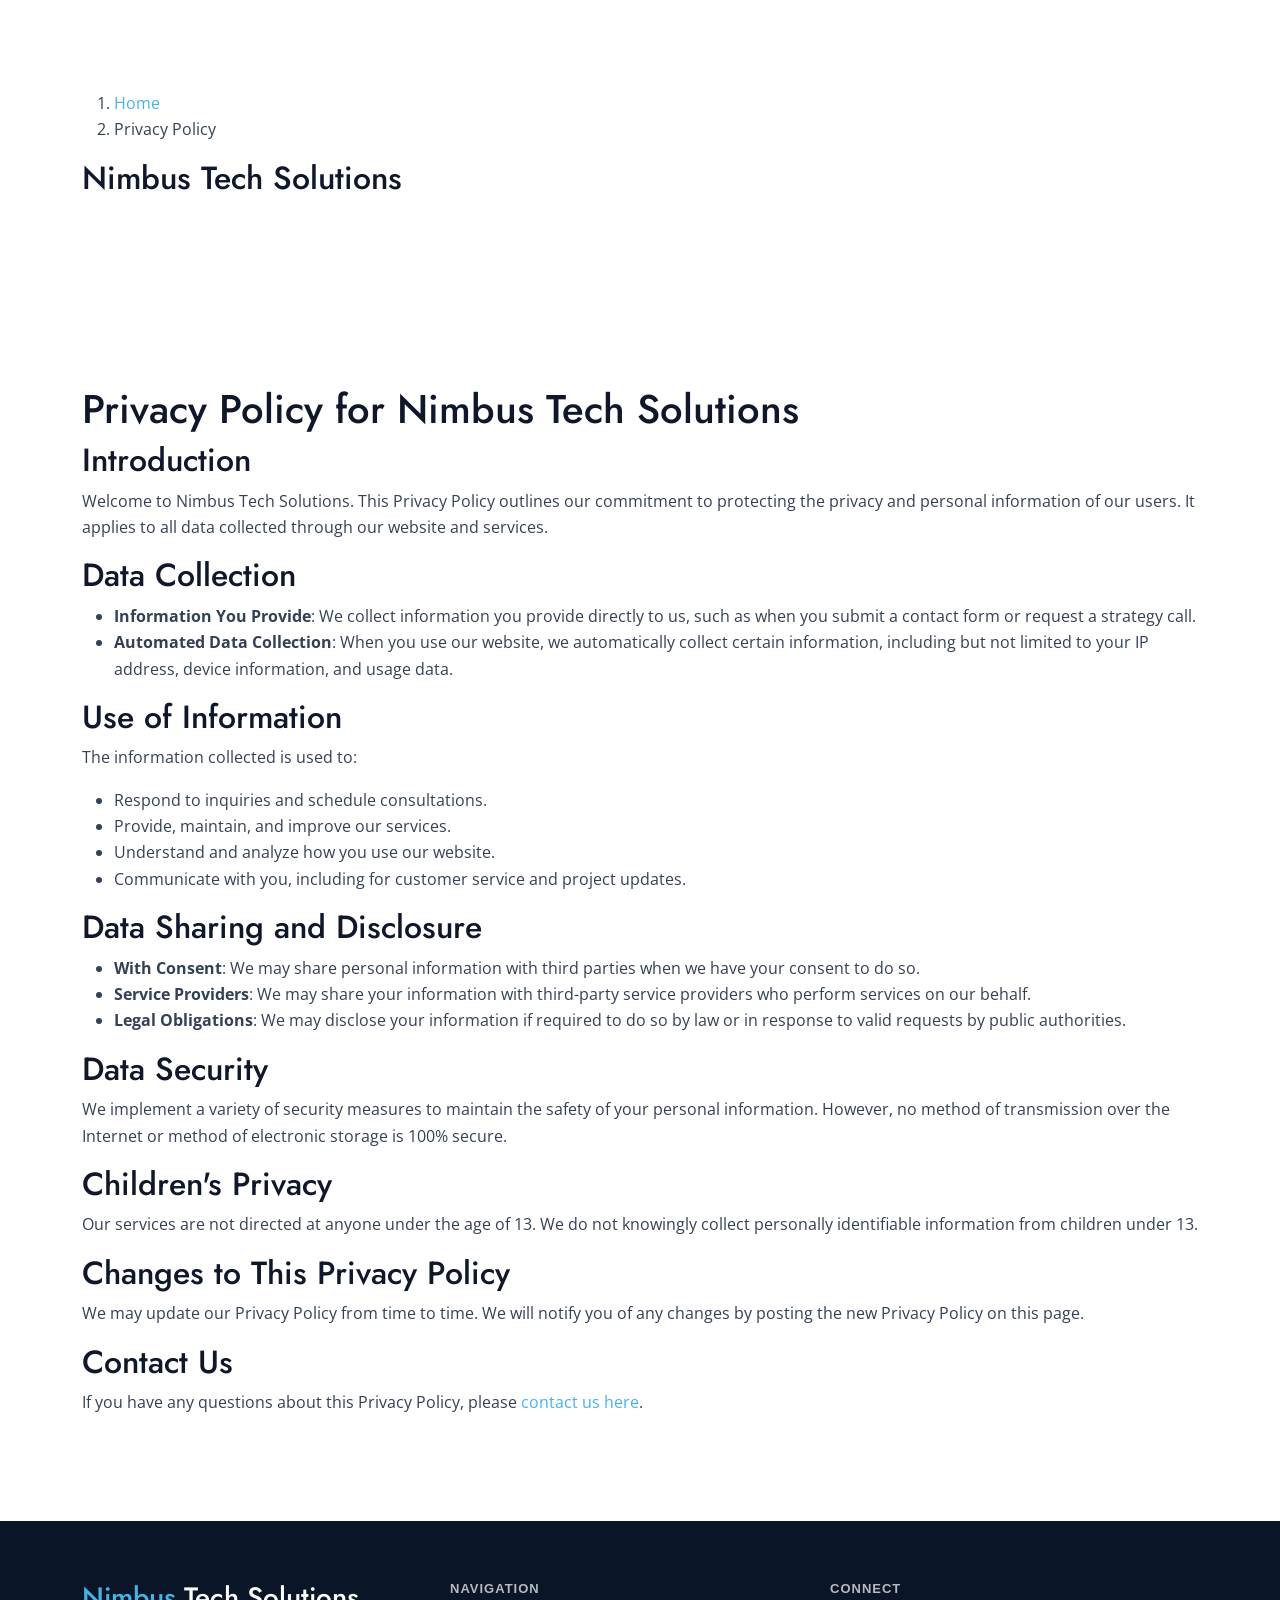
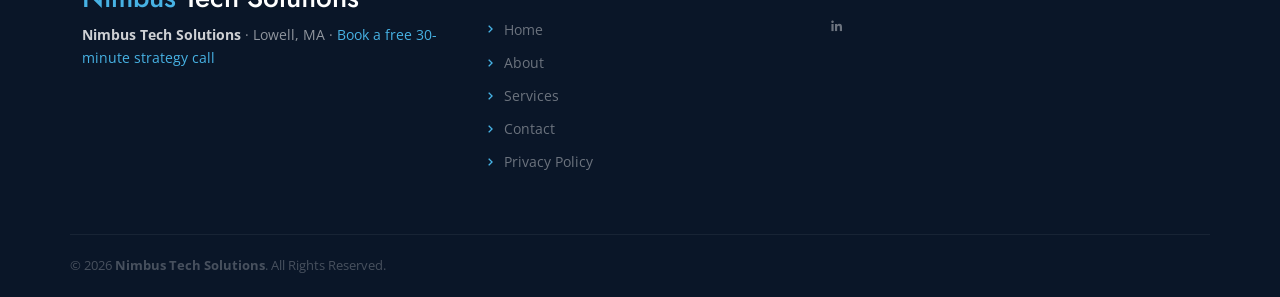
<file: privacy.html>
<!DOCTYPE html>
<html lang="en">

<head>
  <meta charset="utf-8">
  <meta content="width=device-width, initial-scale=1.0" name="viewport">

  <title>Privacy Policy | Nimbus Tech Solutions · AI &amp; Cloud, Lowell</title>
  <meta name="description" content="How Nimbus Tech Solutions, an AI and cloud consultancy in Lowell, MA, collects, uses and protects your information. Questions? Contact us or book a free call.">
  <meta content="privacy policy, Nimbus Tech Solutions, data protection" name="keywords">
  <link rel="canonical" href="https://nimbustechsolutions.com/privacy.html">

  <meta property="og:type" content="website">
  <meta property="og:site_name" content="Nimbus Tech Solutions">
  <meta property="og:locale" content="en_US">
  <meta property="og:url" content="https://nimbustechsolutions.com/privacy.html">
  <meta property="og:title" content="Privacy Policy | Nimbus Tech Solutions · AI &amp; Cloud, Lowell">
  <meta property="og:description" content="How Nimbus Tech Solutions, an AI and cloud consultancy in Lowell, MA, collects, uses and protects your information. Questions? Contact us or book a free call.">
  <meta property="og:image" content="https://nimbustechsolutions.com/assets/img/hero-img.png">
  <meta property="og:image:width" content="780">
  <meta property="og:image:height" content="646">
  <meta property="og:image:alt" content="Nimbus Tech Solutions, AI and cloud consulting for small businesses">
  <meta name="twitter:card" content="summary_large_image">
  <meta name="twitter:title" content="Privacy Policy | Nimbus Tech Solutions · AI &amp; Cloud, Lowell">
  <meta name="twitter:description" content="How Nimbus Tech Solutions, an AI and cloud consultancy in Lowell, MA, collects, uses and protects your information. Questions? Contact us or book a free call.">
  <meta name="twitter:image" content="https://nimbustechsolutions.com/assets/img/hero-img.png">
  <meta name="twitter:image:alt" content="Nimbus Tech Solutions, AI and cloud consulting for small businesses">

  <!-- Favicons -->
  <link rel="preconnect" href="https://fonts.googleapis.com">
  <link rel="preconnect" href="https://fonts.gstatic.com" crossorigin>
  <link href="assets/img/favicon.png" rel="icon">
  <link href="assets/img/apple-touch-icon.png" rel="apple-touch-icon">

  <!-- Google Fonts -->
  <link href="https://fonts.googleapis.com/css?family=Open+Sans:300,300i,400,400i,600,600i,700,700i|Jost:300,300i,400,400i,500,500i,600,600i,700,700i|Poppins:300,300i,400,400i,500,500i,600,600i,700,700i&display=swap" rel="stylesheet">

  <!-- Vendor CSS Files -->
  <link href="assets/vendor/aos/aos.css" rel="stylesheet">
  <link href="assets/vendor/bootstrap/css/bootstrap.min.css" rel="stylesheet">
  <link href="assets/vendor/bootstrap-icons/bootstrap-icons.css" rel="stylesheet">
  <link href="assets/vendor/boxicons/css/boxicons.min.css" rel="stylesheet">
  <link href="assets/vendor/glightbox/css/glightbox.min.css" rel="stylesheet">
  <link href="assets/vendor/remixicon/remixicon.css" rel="stylesheet">
  <link href="assets/vendor/swiper/swiper-bundle.min.css" rel="stylesheet">

  <!-- Template Main CSS File -->
  <link href="assets/css/style.css" rel="stylesheet">
  <style>* { cursor: auto !important; }</style>
</head>

<body>

  <main id="main">

    <!-- Breadcrumbs -->
    <section id="breadcrumbs" class="breadcrumbs">
      <div class="container">
        <ol>
          <li><a href="index.html">Home</a></li>
          <li>Privacy Policy</li>
        </ol>
        <p class="h2">Nimbus Tech Solutions</p>
      </div>
    </section>

    <section class="inner-page">
      <div class="container">
        <h1>Privacy Policy for Nimbus Tech Solutions</h1>

        <h2>Introduction</h2>
        <p>Welcome to Nimbus Tech Solutions. This Privacy Policy outlines our commitment to protecting the privacy and personal information of our users. It applies to all data collected through our website and services.</p>

        <h2>Data Collection</h2>
        <ul>
          <li><strong>Information You Provide</strong>: We collect information you provide directly to us, such as when you submit a contact form or request a strategy call.</li>
          <li><strong>Automated Data Collection</strong>: When you use our website, we automatically collect certain information, including but not limited to your IP address, device information, and usage data.</li>
        </ul>

        <h2>Use of Information</h2>
        <p>The information collected is used to:</p>
        <ul>
          <li>Respond to inquiries and schedule consultations.</li>
          <li>Provide, maintain, and improve our services.</li>
          <li>Understand and analyze how you use our website.</li>
          <li>Communicate with you, including for customer service and project updates.</li>
        </ul>

        <h2>Data Sharing and Disclosure</h2>
        <ul>
          <li><strong>With Consent</strong>: We may share personal information with third parties when we have your consent to do so.</li>
          <li><strong>Service Providers</strong>: We may share your information with third-party service providers who perform services on our behalf.</li>
          <li><strong>Legal Obligations</strong>: We may disclose your information if required to do so by law or in response to valid requests by public authorities.</li>
        </ul>

        <h2>Data Security</h2>
        <p>We implement a variety of security measures to maintain the safety of your personal information. However, no method of transmission over the Internet or method of electronic storage is 100% secure.</p>

        <h2>Children's Privacy</h2>
        <p>Our services are not directed at anyone under the age of 13. We do not knowingly collect personally identifiable information from children under 13.</p>

        <h2>Changes to This Privacy Policy</h2>
        <p>We may update our Privacy Policy from time to time. We will notify you of any changes by posting the new Privacy Policy on this page.</p>

        <h2>Contact Us</h2>
        <p>If you have any questions about this Privacy Policy, please <a href="index.html#contact">contact us here</a>.</p>
      </div>
    </section>

  </main>

  <!-- Footer -->
  <footer id="footer">
    <div class="footer-top">
      <div class="container">
        <div class="row">

          <div class="col-lg-4 col-md-6 footer-contact">
            <p class="h3"><span class="logo-nimbus">Nimbus</span><span class="logo-tech"> Tech Solutions</span></p>
            <p class="nap"><strong>Nimbus Tech Solutions</strong> · Lowell, MA · <a href="index.html#contact">Book a free 30-minute strategy call</a></p>
          </div>

          <div class="col-lg-4 col-md-6 footer-links">
            <h2 class="h4">Navigation</h2>
            <ul>
              <li><i class="bx bx-chevron-right"></i> <a href="index.html">Home</a></li>
              <li><i class="bx bx-chevron-right"></i> <a href="index.html#about">About</a></li>
              <li><i class="bx bx-chevron-right"></i> <a href="index.html#services">Services</a></li>
              <li><i class="bx bx-chevron-right"></i> <a href="index.html#contact">Contact</a></li>
              <li><i class="bx bx-chevron-right"></i> <a href="privacy.html">Privacy Policy</a></li>
            </ul>
          </div>

          <div class="col-lg-4 col-md-6 footer-links">
            <h2 class="h4">Connect</h2>
            <div class="social-links mt-3">
              <a href="https://www.linkedin.com/in/sidnigam/" target="_blank" rel="noopener noreferrer" class="linkedin"><i class="bx bxl-linkedin"></i></a>
            </div>
          </div>

        </div>
      </div>
    </div>

    <div class="container footer-bottom clearfix">
      <div class="copyright">
        &copy; <script>document.write(new Date().getFullYear())</script> <strong><span>Nimbus Tech Solutions</span></strong>. All Rights Reserved.
      </div>
    </div>
  </footer>

  <a href="#" class="back-to-top d-flex align-items-center justify-content-center"><i class="bi bi-arrow-up-short"></i></a>

  <!-- Vendor JS Files -->
  <script src="assets/vendor/aos/aos.js"></script>
  <script src="assets/vendor/bootstrap/js/bootstrap.bundle.min.js"></script>
  <script src="assets/vendor/glightbox/js/glightbox.min.js"></script>
  <script src="assets/vendor/swiper/swiper-bundle.min.js"></script>

  <!-- Template Main JS File -->
  <script src="assets/js/main.js"></script>

</body>

</html>
</file>
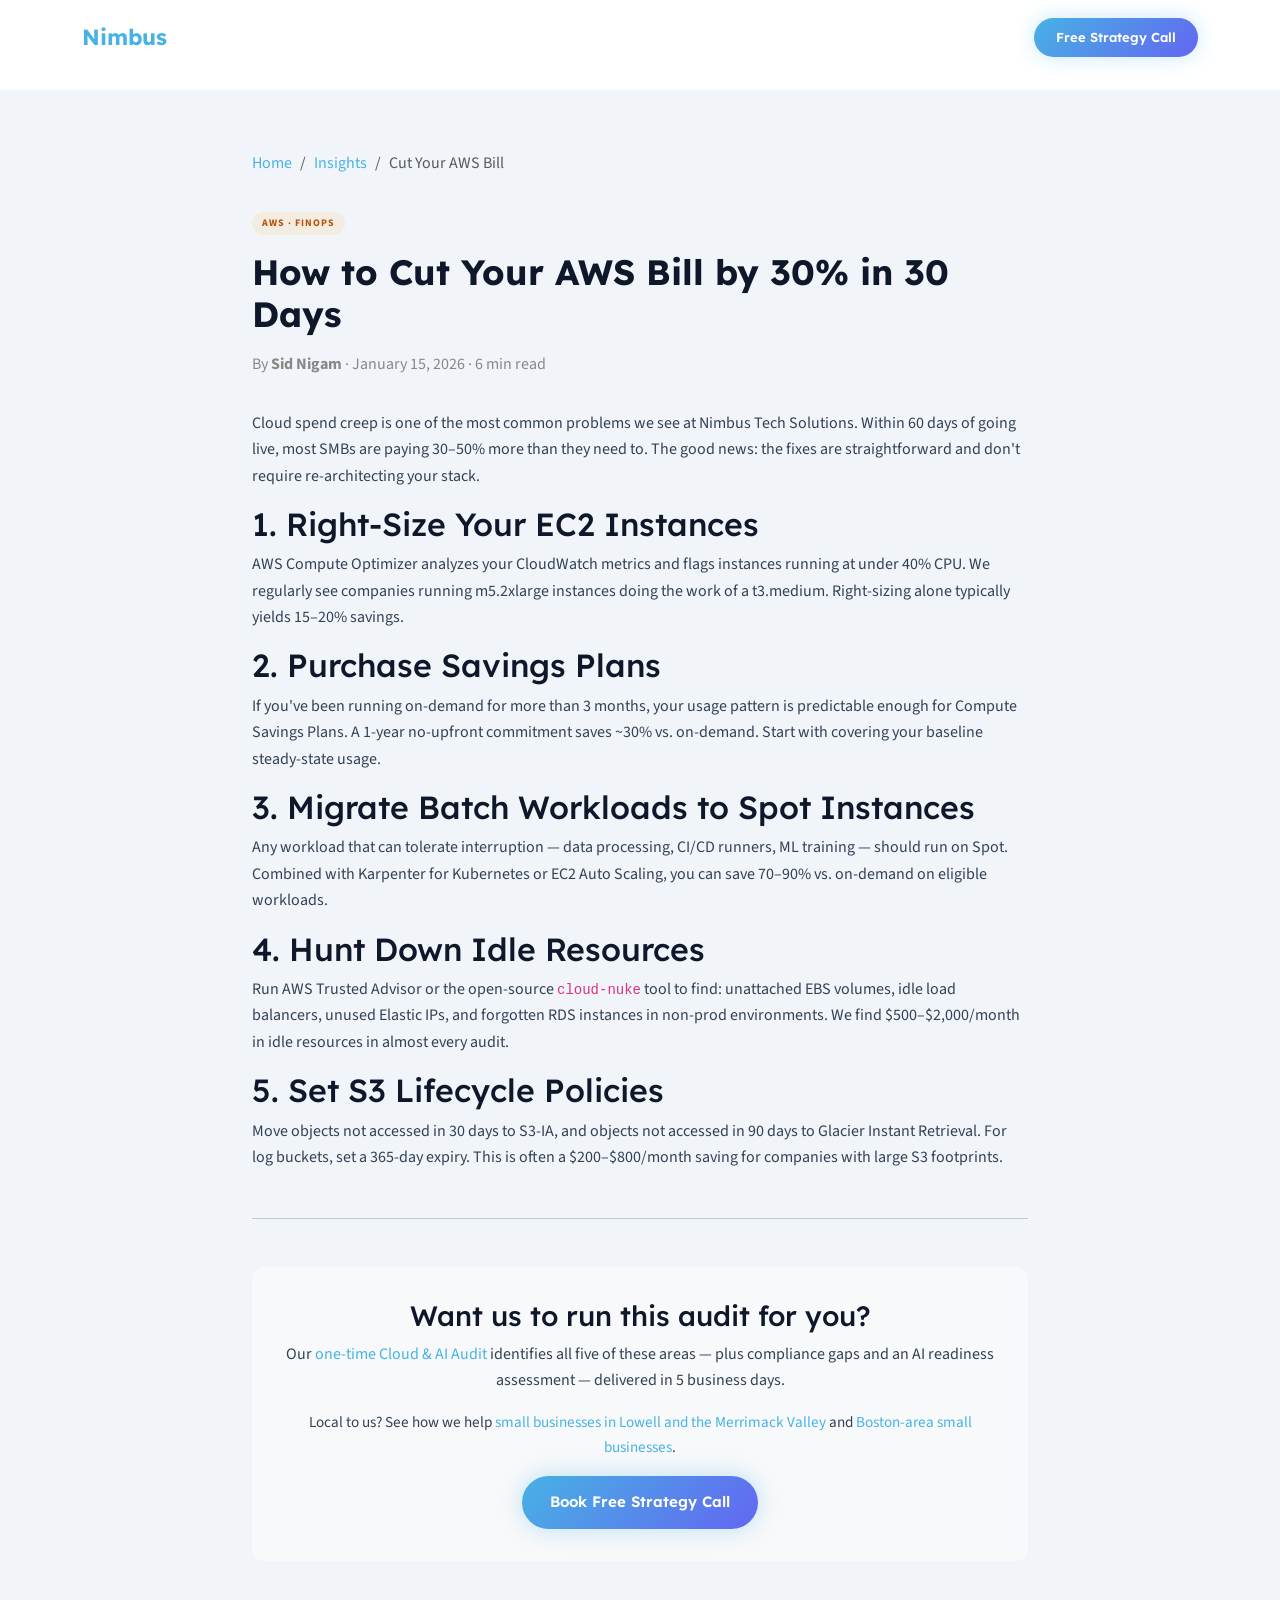
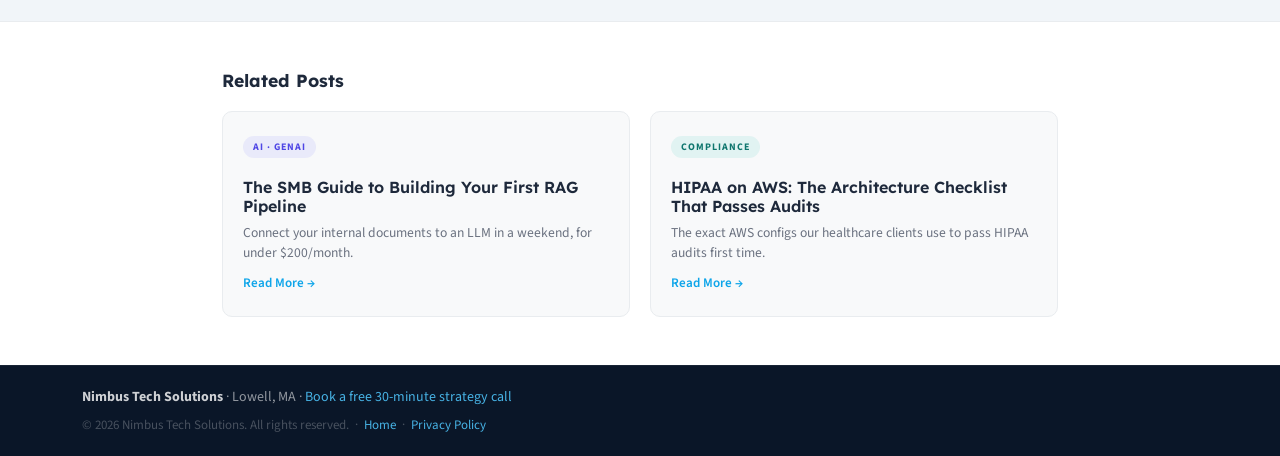
<file: blog/cut-aws-bill-30-percent.html>
<!DOCTYPE html>
<html lang="en">
<head>
  <meta charset="utf-8">
  <meta content="width=device-width, initial-scale=1.0" name="viewport">
  <title>Cut Your AWS Bill by 30% in 30 Days | Nimbus Tech, Lowell MA</title>
  <meta name="description" content="Five FinOps fixes (right-sizing, Savings Plans, Spot, idle cleanup, S3 lifecycle) that cut AWS costs fast. Want them done for you? Book a free strategy call.">
  <link rel="canonical" href="https://nimbustechsolutions.com/blog/cut-aws-bill-30-percent.html">

  <meta property="og:type" content="article">
  <meta property="og:site_name" content="Nimbus Tech Solutions">
  <meta property="og:locale" content="en_US">
  <meta property="og:url" content="https://nimbustechsolutions.com/blog/cut-aws-bill-30-percent.html">
  <meta property="og:title" content="Cut Your AWS Bill by 30% in 30 Days | Nimbus Tech, Lowell MA">
  <meta property="og:description" content="Five FinOps fixes (right-sizing, Savings Plans, Spot, idle cleanup, S3 lifecycle) that cut AWS costs fast. Want them done for you? Book a free strategy call.">
  <meta property="og:image" content="https://nimbustechsolutions.com/assets/img/hero-img.png">
  <meta property="og:image:width" content="780">
  <meta property="og:image:height" content="646">
  <meta property="og:image:alt" content="Nimbus Tech Solutions, AI and cloud consulting for small businesses">
  <meta name="twitter:card" content="summary_large_image">
  <meta name="twitter:title" content="Cut Your AWS Bill by 30% in 30 Days | Nimbus Tech, Lowell MA">
  <meta name="twitter:description" content="Five FinOps fixes (right-sizing, Savings Plans, Spot, idle cleanup, S3 lifecycle) that cut AWS costs fast. Want them done for you? Book a free strategy call.">
  <meta name="twitter:image" content="https://nimbustechsolutions.com/assets/img/hero-img.png">
  <meta name="twitter:image:alt" content="Nimbus Tech Solutions, AI and cloud consulting for small businesses">

  <meta property="article:author" content="Sid Nigam">
  <meta property="article:published_time" content="2026-01-15">

  <link href="../assets/img/favicon.png" rel="icon">
  <link href="https://fonts.googleapis.com/css2?family=Lexend:wght@300;400;500;600;700&family=Source+Sans+3:wght@300;400;500;600;700&display=swap" rel="stylesheet">
  <link href="../assets/vendor/bootstrap/css/bootstrap.min.css" rel="stylesheet">
  <link href="../assets/vendor/bootstrap-icons/bootstrap-icons.css" rel="stylesheet">
  <link href="../assets/css/style.css" rel="stylesheet">

  <script type="application/ld+json">
  {
    "@context": "https://schema.org",
    "@type": "Article",
    "headline": "How to Cut Your AWS Bill by 30% in 30 Days",
    "description": "Five FinOps tactics — right-sizing, Savings Plans, Spot Instances, idle resource cleanup, and S3 lifecycle policies — that deliver fast ROI without re-architecting.",
    "author": { "@type": "Person", "name": "Sid Nigam", "url": "https://www.linkedin.com/in/sidnigam/" },
    "publisher": { "@type": "Organization", "name": "Nimbus Tech Solutions", "url": "https://nimbustechsolutions.com/" },
    "datePublished": "2026-01-15",
    "url": "https://nimbustechsolutions.com/blog/cut-aws-bill-30-percent.html"
  }
  </script>
  <style>
    * { cursor: auto !important; }
    .blog-main { padding-top: 90px; }
    .blog-section { padding: 60px 0; }
    .blog-container { max-width: 800px; }
    .blog-breadcrumb { margin-bottom: 2rem; }
    .blog-tag-inline { display: inline-block; margin-bottom: 1rem; }
    .blog-h1 { font-size: 2.2rem; font-weight: 700; margin-bottom: 1rem; }
    .blog-byline { color: var(--text-muted, #888); margin-bottom: 2rem; }
    .blog-divider { margin: 3rem 0; }
    .blog-cta-box { background: var(--bg-card, #f8f9fa); border-radius: 12px; padding: 2rem; text-align: center; }
    .blog-cta-btn { display: inline-block; margin-top: 1rem; }
    .blog-cta-local { font-size: 0.95rem; margin-bottom: 0; }
    .blog-related-section { padding: 48px 0; border-top: 1px solid #e9ecef; }
    .blog-related-title { font-size: 1.1rem; font-weight: 700; margin-bottom: 20px; color: #1e293b; }
    .blog-related-grid { display: grid; grid-template-columns: 1fr 1fr; gap: 20px; }
    .blog-related-card { background: #f8f9fa; border-radius: 10px; padding: 20px; text-decoration: none; color: inherit; display: block; border: 1px solid #e9ecef; transition: border-color 0.2s, box-shadow 0.2s; }
    .blog-related-card:hover { border-color: #0ea5e9; box-shadow: 0 4px 16px rgba(14,165,233,0.1); color: inherit; }
    .blog-related-card h3 { font-size: 1rem; font-weight: 600; margin: 8px 0 6px; color: #1e293b; }
    .blog-related-card p { font-size: 0.85rem; color: #6b7280; margin: 0; line-height: 1.5; }
    .blog-related-read { font-size: 0.82rem; font-weight: 600; color: #0ea5e9; display: inline-block; margin-top: 10px; }
    .blog-related-container { max-width: 860px; }
    @media (max-width: 576px) { .blog-related-grid { grid-template-columns: 1fr; } }
  </style>
</head>
<body>

  <header id="header" class="fixed-top">
    <div class="container d-flex align-items-center">
      <div class="logo me-auto">
        <a href="../index.html">
          <span class="logo-nimbus">Nimbus</span><span class="logo-tech"> Tech</span>
        </a>
      </div>
      <nav id="navbar" class="navbar">
        <ul>
          <li><a class="nav-link" href="../index.html#about">About</a></li>
          <li><a class="nav-link" href="../index.html#services">Services</a></li>
          <li><a class="nav-link" href="../index.html#notes">Insights</a></li>
          <li><a class="getstarted" href="../index.html#contact">Free Strategy Call</a></li>
        </ul>
        <i class="bi bi-list mobile-nav-toggle"></i>
      </nav>
    </div>
  </header>

  <main id="main" class="blog-main">
    <section class="blog-post-section blog-section">
      <div class="container blog-container">

        <nav aria-label="breadcrumb" class="blog-breadcrumb">
          <ol class="breadcrumb">
            <li class="breadcrumb-item"><a href="../index.html">Home</a></li>
            <li class="breadcrumb-item"><a href="../index.html#notes">Insights</a></li>
            <li class="breadcrumb-item active">Cut Your AWS Bill</li>
          </ol>
        </nav>

        <span class="blog-tag blog-tag-aws blog-tag-inline">AWS · FinOps</span>
        <h1 class="blog-h1">How to Cut Your AWS Bill by 30% in 30 Days</h1>
        <p class="blog-byline">By <strong>Sid Nigam</strong> · January 15, 2026 · 6 min read</p>

        <p>Cloud spend creep is one of the most common problems we see at Nimbus Tech Solutions. Within 60 days of going live, most SMBs are paying 30–50% more than they need to. The good news: the fixes are straightforward and don't require re-architecting your stack.</p>

        <h2>1. Right-Size Your EC2 Instances</h2>
        <p>AWS Compute Optimizer analyzes your CloudWatch metrics and flags instances running at under 40% CPU. We regularly see companies running m5.2xlarge instances doing the work of a t3.medium. Right-sizing alone typically yields 15–20% savings.</p>

        <h2>2. Purchase Savings Plans</h2>
        <p>If you've been running on-demand for more than 3 months, your usage pattern is predictable enough for Compute Savings Plans. A 1-year no-upfront commitment saves ~30% vs. on-demand. Start with covering your baseline steady-state usage.</p>

        <h2>3. Migrate Batch Workloads to Spot Instances</h2>
        <p>Any workload that can tolerate interruption — data processing, CI/CD runners, ML training — should run on Spot. Combined with Karpenter for Kubernetes or EC2 Auto Scaling, you can save 70–90% vs. on-demand on eligible workloads.</p>

        <h2>4. Hunt Down Idle Resources</h2>
        <p>Run AWS Trusted Advisor or the open-source <code>cloud-nuke</code> tool to find: unattached EBS volumes, idle load balancers, unused Elastic IPs, and forgotten RDS instances in non-prod environments. We find $500–$2,000/month in idle resources in almost every audit.</p>

        <h2>5. Set S3 Lifecycle Policies</h2>
        <p>Move objects not accessed in 30 days to S3-IA, and objects not accessed in 90 days to Glacier Instant Retrieval. For log buckets, set a 365-day expiry. This is often a $200–$800/month saving for companies with large S3 footprints.</p>

        <hr class="blog-divider">
        <div class="blog-cta-box">
          <h3>Want us to run this audit for you?</h3>
          <p>Our <a href="../index.html#pricing">one-time Cloud &amp; AI Audit</a> identifies all five of these areas — plus compliance gaps and an AI readiness assessment — delivered in 5 business days.</p>
          <p class="blog-cta-local">Local to us? See how we help <a href="../lowell.html">small businesses in Lowell and the Merrimack Valley</a> and <a href="../boston-smb.html">Boston-area small businesses</a>.</p>
          <a href="../index.html#contact" class="btn-hero-primary blog-cta-btn">Book Free Strategy Call</a>
        </div>
      </div>
    </section>

    <section class="blog-related-section">
      <div class="container blog-related-container">
        <h2 class="blog-related-title">Related Posts</h2>
        <div class="blog-related-grid">
          <a href="smb-rag-pipeline-guide.html" class="blog-related-card">
            <span class="blog-tag blog-tag-ai">AI · GenAI</span>
            <h3>The SMB Guide to Building Your First RAG Pipeline</h3>
            <p>Connect your internal documents to an LLM in a weekend, for under $200/month.</p>
            <span class="blog-related-read">Read More →</span>
          </a>
          <a href="hipaa-aws-checklist.html" class="blog-related-card">
            <span class="blog-tag blog-tag-devsecops">Compliance</span>
            <h3>HIPAA on AWS: The Architecture Checklist That Passes Audits</h3>
            <p>The exact AWS configs our healthcare clients use to pass HIPAA audits first time.</p>
            <span class="blog-related-read">Read More →</span>
          </a>
        </div>
      </div>
    </section>
  </main>

  <footer id="footer">
    <div class="footer-bottom">
      <div class="container">
        <p class="nap"><strong>Nimbus Tech Solutions</strong> · Lowell, MA · <a href="../index.html#contact">Book a free 30-minute strategy call</a></p>
        <span>&copy; 2026 Nimbus Tech Solutions. All rights reserved. &nbsp;·&nbsp; <a href="../index.html">Home</a> &nbsp;·&nbsp; <a href="../privacy.html">Privacy Policy</a></span>
      </div>
    </div>
  </footer>

  <script src="../assets/vendor/bootstrap/js/bootstrap.bundle.min.js"></script>
</body>
</html>
</file>
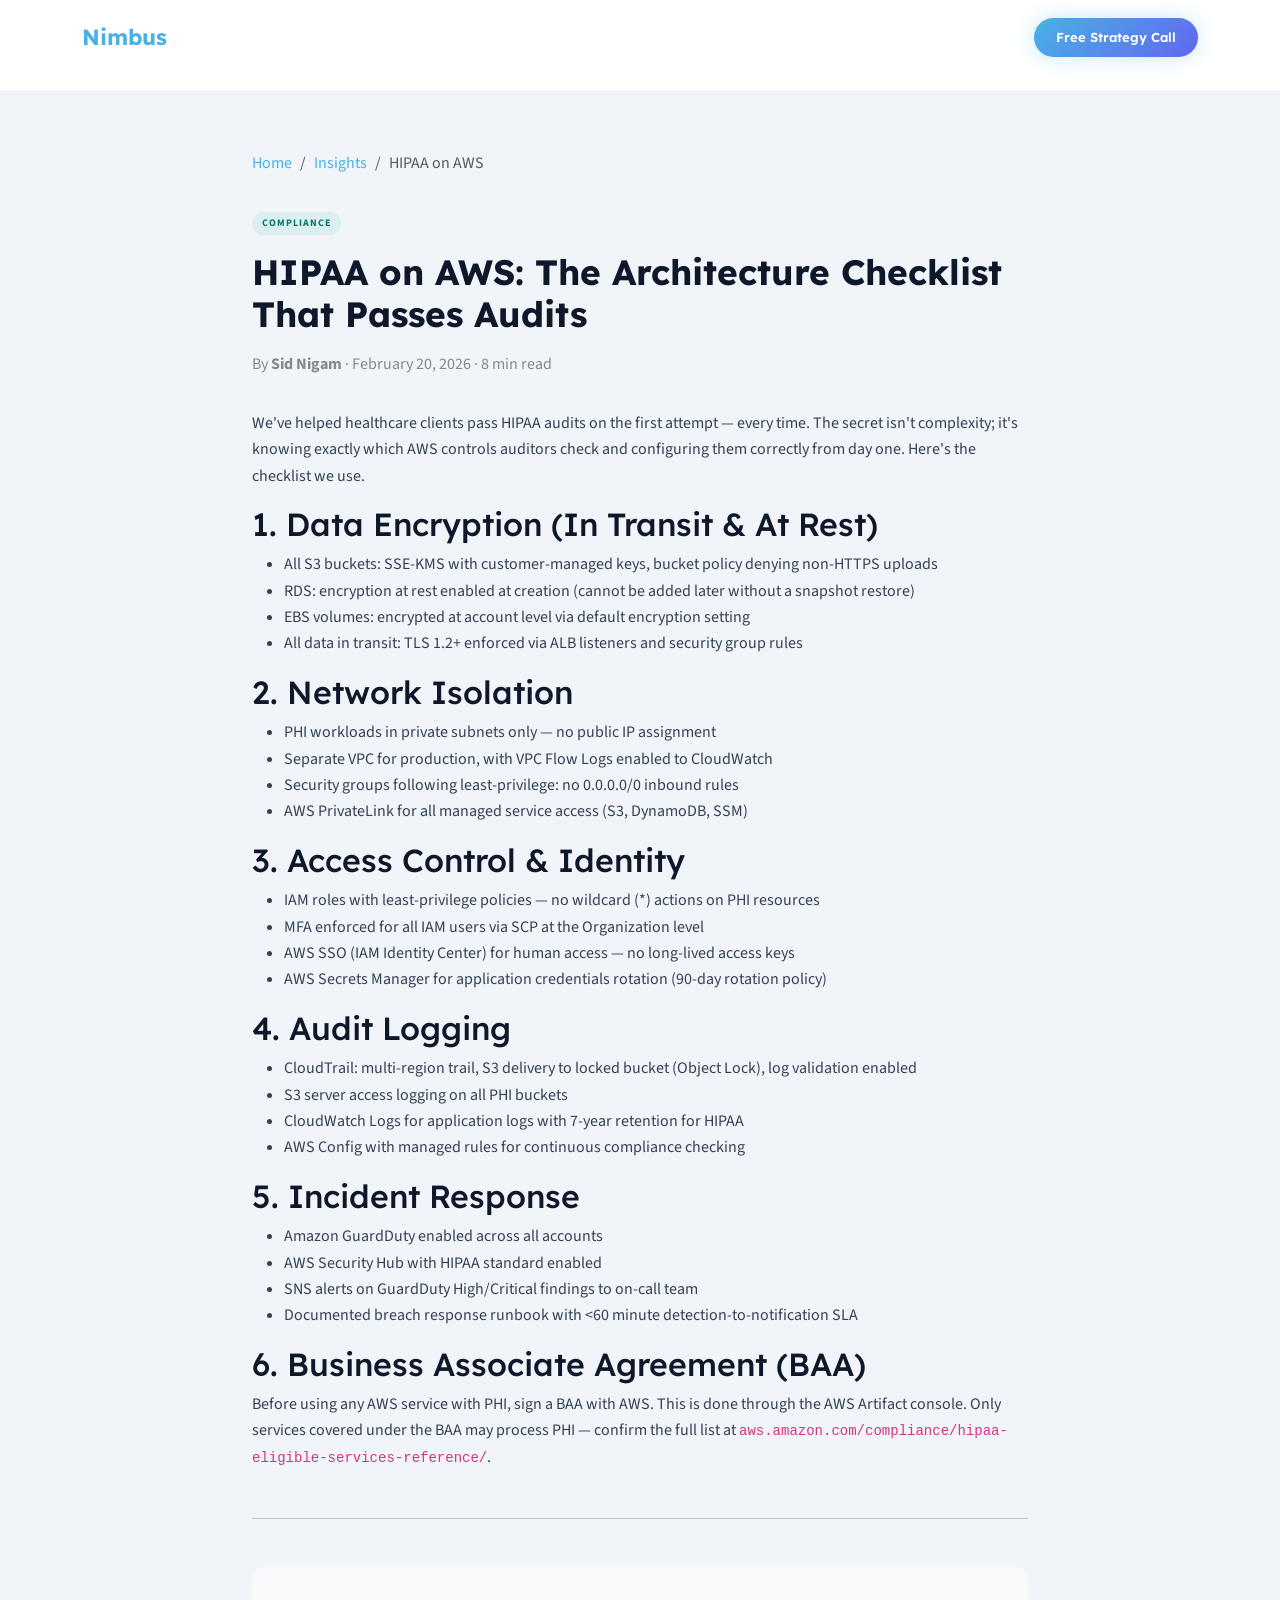
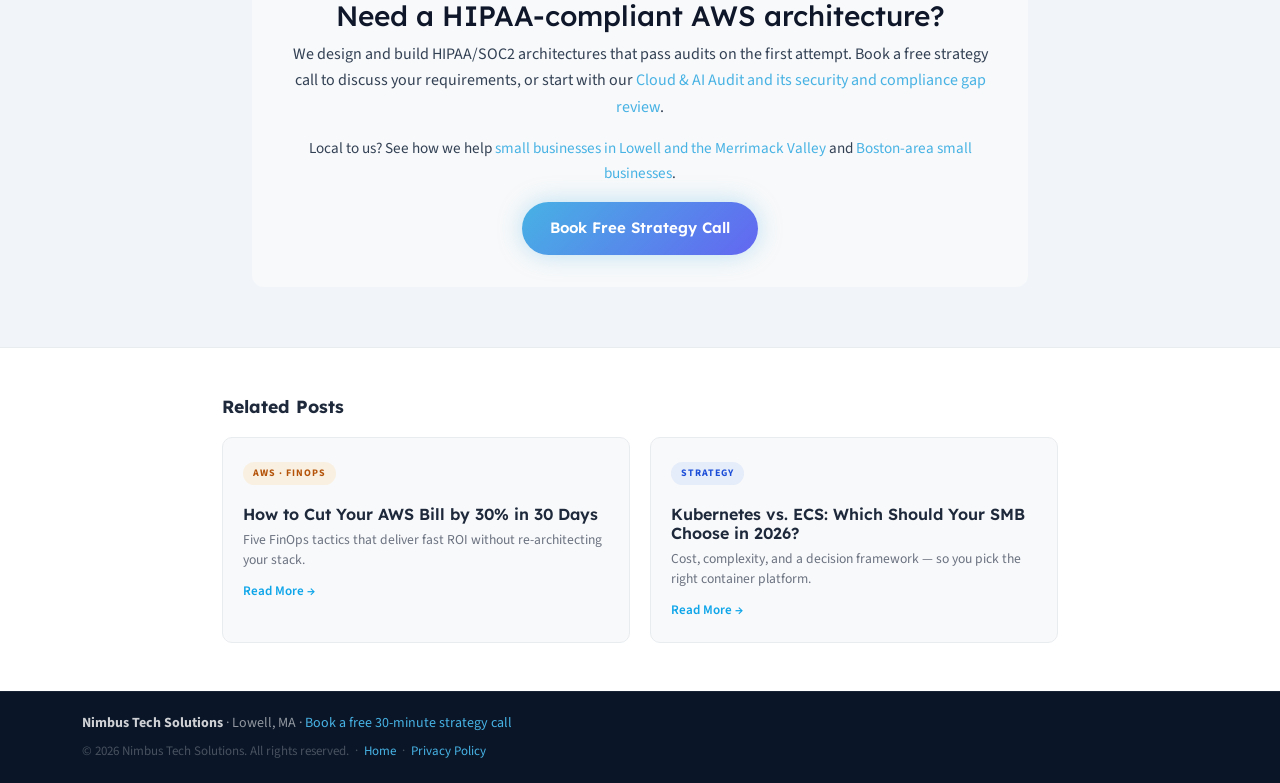
<file: blog/hipaa-aws-checklist.html>
<!DOCTYPE html>
<html lang="en">
<head>
  <meta charset="utf-8">
  <meta content="width=device-width, initial-scale=1.0" name="viewport">
  <title>HIPAA on AWS: Architecture Checklist | Nimbus Tech, Lowell</title>
  <meta name="description" content="The AWS encryption, network, IAM, logging and BAA settings that pass HIPAA audits. Need a compliant setup for your practice? Book a free strategy call today.">
  <link rel="canonical" href="https://nimbustechsolutions.com/blog/hipaa-aws-checklist.html">

  <meta property="og:type" content="article">
  <meta property="og:site_name" content="Nimbus Tech Solutions">
  <meta property="og:locale" content="en_US">
  <meta property="og:url" content="https://nimbustechsolutions.com/blog/hipaa-aws-checklist.html">
  <meta property="og:title" content="HIPAA on AWS: Architecture Checklist | Nimbus Tech, Lowell">
  <meta property="og:description" content="The AWS encryption, network, IAM, logging and BAA settings that pass HIPAA audits. Need a compliant setup for your practice? Book a free strategy call today.">
  <meta property="og:image" content="https://nimbustechsolutions.com/assets/img/hero-img.png">
  <meta property="og:image:width" content="780">
  <meta property="og:image:height" content="646">
  <meta property="og:image:alt" content="Nimbus Tech Solutions, AI and cloud consulting for small businesses">
  <meta name="twitter:card" content="summary_large_image">
  <meta name="twitter:title" content="HIPAA on AWS: Architecture Checklist | Nimbus Tech, Lowell">
  <meta name="twitter:description" content="The AWS encryption, network, IAM, logging and BAA settings that pass HIPAA audits. Need a compliant setup for your practice? Book a free strategy call today.">
  <meta name="twitter:image" content="https://nimbustechsolutions.com/assets/img/hero-img.png">
  <meta name="twitter:image:alt" content="Nimbus Tech Solutions, AI and cloud consulting for small businesses">

  <meta property="article:author" content="Sid Nigam">
  <meta property="article:published_time" content="2026-02-20">

  <link href="../assets/img/favicon.png" rel="icon">
  <link href="https://fonts.googleapis.com/css2?family=Lexend:wght@300;400;500;600;700&family=Source+Sans+3:wght@300;400;500;600;700&display=swap" rel="stylesheet">
  <link href="../assets/vendor/bootstrap/css/bootstrap.min.css" rel="stylesheet">
  <link href="../assets/vendor/bootstrap-icons/bootstrap-icons.css" rel="stylesheet">
  <link href="../assets/css/style.css" rel="stylesheet">

  <script type="application/ld+json">
  {
    "@context": "https://schema.org",
    "@type": "Article",
    "headline": "HIPAA on AWS: The Architecture Checklist That Passes Audits",
    "description": "The exact AWS services, IAM policies, encryption settings, and CloudTrail configurations that our healthcare clients use to pass HIPAA audits on the first attempt.",
    "author": { "@type": "Person", "name": "Sid Nigam", "url": "https://www.linkedin.com/in/sidnigam/" },
    "publisher": { "@type": "Organization", "name": "Nimbus Tech Solutions", "url": "https://nimbustechsolutions.com/" },
    "datePublished": "2026-02-20",
    "url": "https://nimbustechsolutions.com/blog/hipaa-aws-checklist.html"
  }
  </script>
  <style>
    * { cursor: auto !important; }
    .blog-main { padding-top: 90px; }
    .blog-section { padding: 60px 0; }
    .blog-container { max-width: 800px; }
    .blog-breadcrumb { margin-bottom: 2rem; }
    .blog-tag-inline { display: inline-block; margin-bottom: 1rem; }
    .blog-h1 { font-size: 2.2rem; font-weight: 700; margin-bottom: 1rem; }
    .blog-byline { color: var(--text-muted, #888); margin-bottom: 2rem; }
    .blog-divider { margin: 3rem 0; }
    .blog-cta-box { background: var(--bg-card, #f8f9fa); border-radius: 12px; padding: 2rem; text-align: center; }
    .blog-cta-btn { display: inline-block; margin-top: 1rem; }
    .blog-cta-local { font-size: 0.95rem; margin-bottom: 0; }
    .blog-related-section { padding: 48px 0; border-top: 1px solid #e9ecef; }
    .blog-related-container { max-width: 860px; }
    .blog-related-title { font-size: 1.1rem; font-weight: 700; margin-bottom: 20px; color: #1e293b; }
    .blog-related-grid { display: grid; grid-template-columns: 1fr 1fr; gap: 20px; }
    .blog-related-card { background: #f8f9fa; border-radius: 10px; padding: 20px; text-decoration: none; color: inherit; display: block; border: 1px solid #e9ecef; transition: border-color 0.2s, box-shadow 0.2s; }
    .blog-related-card:hover { border-color: #0ea5e9; box-shadow: 0 4px 16px rgba(14,165,233,0.1); color: inherit; }
    .blog-related-card h3 { font-size: 1rem; font-weight: 600; margin: 8px 0 6px; color: #1e293b; }
    .blog-related-card p { font-size: 0.85rem; color: #6b7280; margin: 0; line-height: 1.5; }
    .blog-related-read { font-size: 0.82rem; font-weight: 600; color: #0ea5e9; display: inline-block; margin-top: 10px; }
    @media (max-width: 576px) { .blog-related-grid { grid-template-columns: 1fr; } }
  </style>
</head>
<body>

  <header id="header" class="fixed-top">
    <div class="container d-flex align-items-center">
      <div class="logo me-auto">
        <a href="../index.html">
          <span class="logo-nimbus">Nimbus</span><span class="logo-tech"> Tech</span>
        </a>
      </div>
      <nav id="navbar" class="navbar">
        <ul>
          <li><a class="nav-link" href="../index.html#about">About</a></li>
          <li><a class="nav-link" href="../index.html#services">Services</a></li>
          <li><a class="nav-link" href="../index.html#notes">Insights</a></li>
          <li><a class="getstarted" href="../index.html#contact">Free Strategy Call</a></li>
        </ul>
        <i class="bi bi-list mobile-nav-toggle"></i>
      </nav>
    </div>
  </header>

  <main id="main" class="blog-main">
    <section class="blog-post-section blog-section">
      <div class="container blog-container">

        <nav aria-label="breadcrumb" class="blog-breadcrumb">
          <ol class="breadcrumb">
            <li class="breadcrumb-item"><a href="../index.html">Home</a></li>
            <li class="breadcrumb-item"><a href="../index.html#notes">Insights</a></li>
            <li class="breadcrumb-item active">HIPAA on AWS</li>
          </ol>
        </nav>

        <span class="blog-tag blog-tag-devsecops blog-tag-inline">Compliance</span>
        <h1 class="blog-h1">HIPAA on AWS: The Architecture Checklist That Passes Audits</h1>
        <p class="blog-byline">By <strong>Sid Nigam</strong> · February 20, 2026 · 8 min read</p>

        <p>We've helped healthcare clients pass HIPAA audits on the first attempt — every time. The secret isn't complexity; it's knowing exactly which AWS controls auditors check and configuring them correctly from day one. Here's the checklist we use.</p>

        <h2>1. Data Encryption (In Transit &amp; At Rest)</h2>
        <ul>
          <li>All S3 buckets: SSE-KMS with customer-managed keys, bucket policy denying non-HTTPS uploads</li>
          <li>RDS: encryption at rest enabled at creation (cannot be added later without a snapshot restore)</li>
          <li>EBS volumes: encrypted at account level via default encryption setting</li>
          <li>All data in transit: TLS 1.2+ enforced via ALB listeners and security group rules</li>
        </ul>

        <h2>2. Network Isolation</h2>
        <ul>
          <li>PHI workloads in private subnets only — no public IP assignment</li>
          <li>Separate VPC for production, with VPC Flow Logs enabled to CloudWatch</li>
          <li>Security groups following least-privilege: no 0.0.0.0/0 inbound rules</li>
          <li>AWS PrivateLink for all managed service access (S3, DynamoDB, SSM)</li>
        </ul>

        <h2>3. Access Control &amp; Identity</h2>
        <ul>
          <li>IAM roles with least-privilege policies — no wildcard (*) actions on PHI resources</li>
          <li>MFA enforced for all IAM users via SCP at the Organization level</li>
          <li>AWS SSO (IAM Identity Center) for human access — no long-lived access keys</li>
          <li>AWS Secrets Manager for application credentials rotation (90-day rotation policy)</li>
        </ul>

        <h2>4. Audit Logging</h2>
        <ul>
          <li>CloudTrail: multi-region trail, S3 delivery to locked bucket (Object Lock), log validation enabled</li>
          <li>S3 server access logging on all PHI buckets</li>
          <li>CloudWatch Logs for application logs with 7-year retention for HIPAA</li>
          <li>AWS Config with managed rules for continuous compliance checking</li>
        </ul>

        <h2>5. Incident Response</h2>
        <ul>
          <li>Amazon GuardDuty enabled across all accounts</li>
          <li>AWS Security Hub with HIPAA standard enabled</li>
          <li>SNS alerts on GuardDuty High/Critical findings to on-call team</li>
          <li>Documented breach response runbook with &lt;60 minute detection-to-notification SLA</li>
        </ul>

        <h2>6. Business Associate Agreement (BAA)</h2>
        <p>Before using any AWS service with PHI, sign a BAA with AWS. This is done through the AWS Artifact console. Only services covered under the BAA may process PHI — confirm the full list at <code>aws.amazon.com/compliance/hipaa-eligible-services-reference/</code>.</p>

        <hr class="blog-divider">
        <div class="blog-cta-box">
          <h3>Need a HIPAA-compliant AWS architecture?</h3>
          <p>We design and build HIPAA/SOC2 architectures that pass audits on the first attempt. Book a free strategy call to discuss your requirements, or start with our <a href="../index.html#pricing">Cloud &amp; AI Audit and its security and compliance gap review</a>.</p>
          <p class="blog-cta-local">Local to us? See how we help <a href="../lowell.html">small businesses in Lowell and the Merrimack Valley</a> and <a href="../boston-smb.html">Boston-area small businesses</a>.</p>
          <a href="../index.html#contact" class="btn-hero-primary blog-cta-btn">Book Free Strategy Call</a>
        </div>
      </div>
    </section>

    <section class="blog-related-section">
      <div class="container blog-related-container">
        <h2 class="blog-related-title">Related Posts</h2>
        <div class="blog-related-grid">
          <a href="cut-aws-bill-30-percent.html" class="blog-related-card">
            <span class="blog-tag blog-tag-aws">AWS · FinOps</span>
            <h3>How to Cut Your AWS Bill by 30% in 30 Days</h3>
            <p>Five FinOps tactics that deliver fast ROI without re-architecting your stack.</p>
            <span class="blog-related-read">Read More →</span>
          </a>
          <a href="kubernetes-vs-ecs-2026.html" class="blog-related-card">
            <span class="blog-tag blog-tag-strategy">Strategy</span>
            <h3>Kubernetes vs. ECS: Which Should Your SMB Choose in 2026?</h3>
            <p>Cost, complexity, and a decision framework — so you pick the right container platform.</p>
            <span class="blog-related-read">Read More →</span>
          </a>
        </div>
      </div>
    </section>
  </main>

  <footer id="footer">
    <div class="footer-bottom">
      <div class="container">
        <p class="nap"><strong>Nimbus Tech Solutions</strong> · Lowell, MA · <a href="../index.html#contact">Book a free 30-minute strategy call</a></p>
        <span>&copy; 2026 Nimbus Tech Solutions. All rights reserved. &nbsp;·&nbsp; <a href="../index.html">Home</a> &nbsp;·&nbsp; <a href="../privacy.html">Privacy Policy</a></span>
      </div>
    </div>
  </footer>

  <script src="../assets/vendor/bootstrap/js/bootstrap.bundle.min.js"></script>
</body>
</html>
</file>
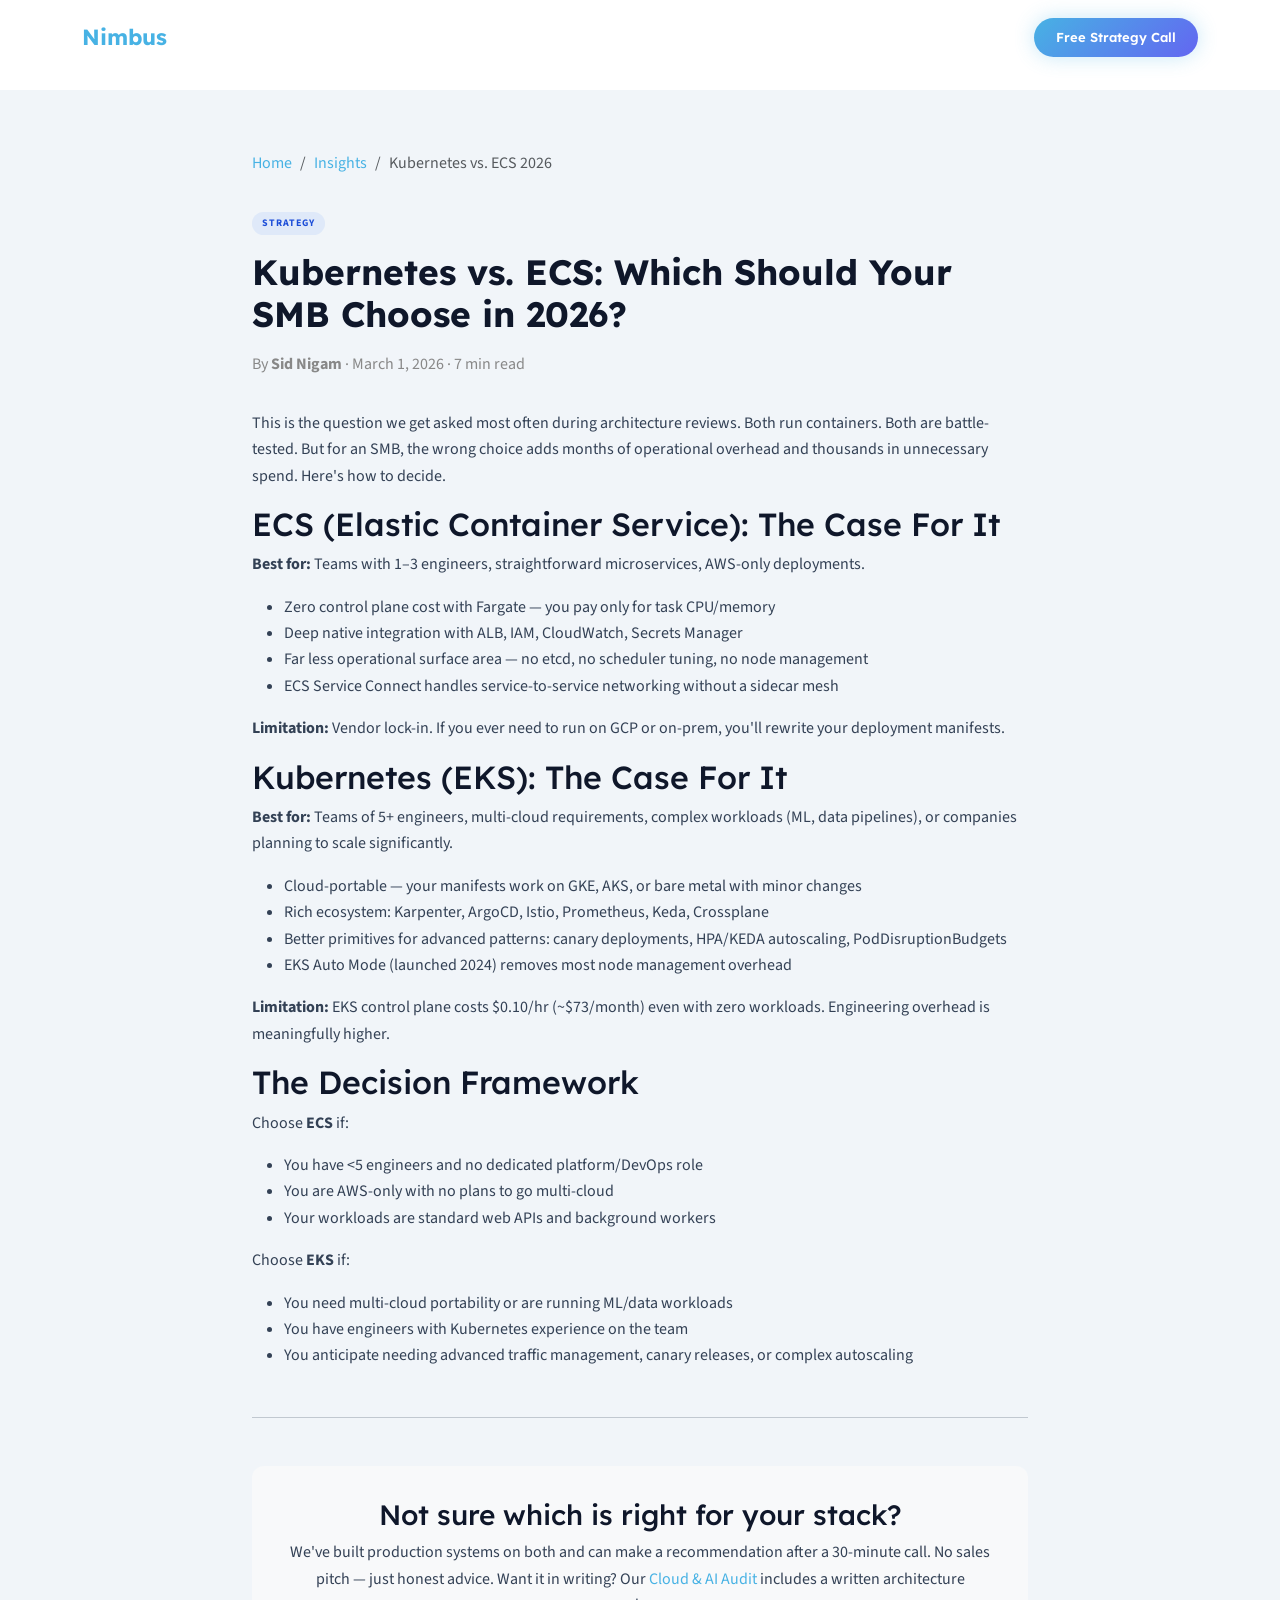
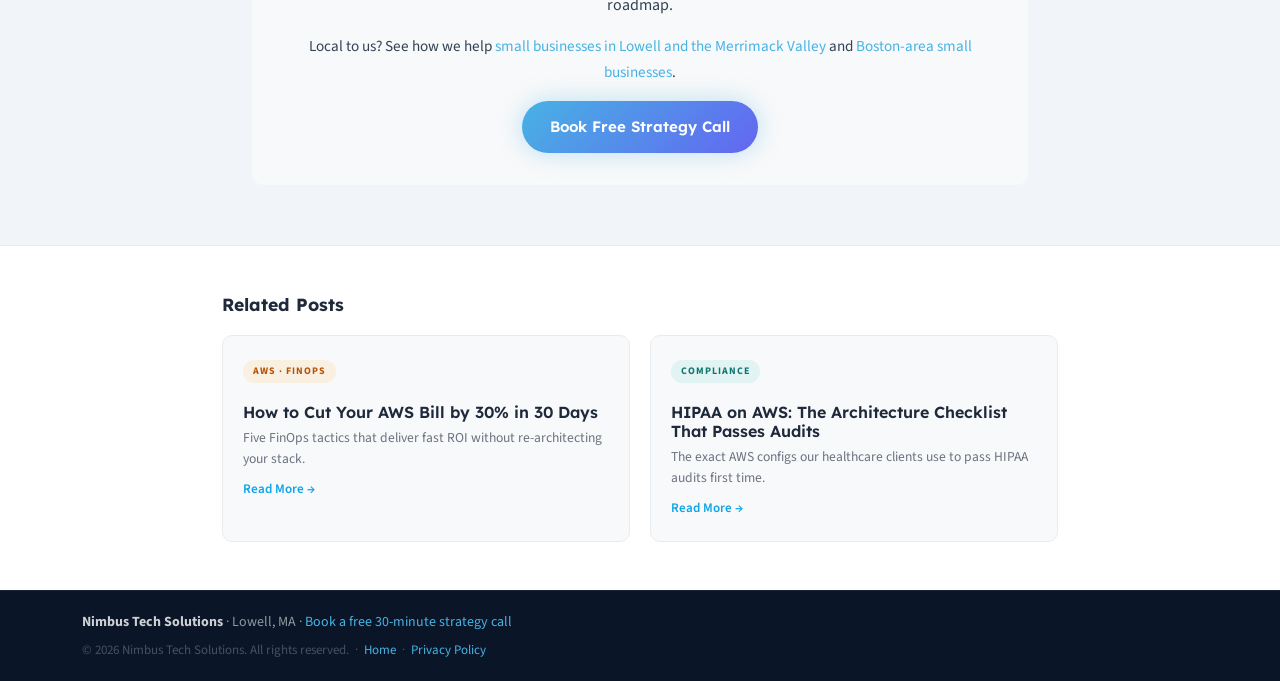
<file: blog/kubernetes-vs-ecs-2026.html>
<!DOCTYPE html>
<html lang="en">
<head>
  <meta charset="utf-8">
  <meta content="width=device-width, initial-scale=1.0" name="viewport">
  <title>Kubernetes vs ECS in 2026: Which to Choose? | Nimbus, Lowell</title>
  <meta name="description" content="Kubernetes or ECS? Compare cost, complexity and scaling, then use our decision framework to choose. Unsure which fits your stack? Book a free strategy call.">
  <link rel="canonical" href="https://nimbustechsolutions.com/blog/kubernetes-vs-ecs-2026.html">

  <meta property="og:type" content="article">
  <meta property="og:site_name" content="Nimbus Tech Solutions">
  <meta property="og:locale" content="en_US">
  <meta property="og:url" content="https://nimbustechsolutions.com/blog/kubernetes-vs-ecs-2026.html">
  <meta property="og:title" content="Kubernetes vs ECS in 2026: Which to Choose? | Nimbus, Lowell">
  <meta property="og:description" content="Kubernetes or ECS? Compare cost, complexity and scaling, then use our decision framework to choose. Unsure which fits your stack? Book a free strategy call.">
  <meta property="og:image" content="https://nimbustechsolutions.com/assets/img/hero-img.png">
  <meta property="og:image:width" content="780">
  <meta property="og:image:height" content="646">
  <meta property="og:image:alt" content="Nimbus Tech Solutions, AI and cloud consulting for small businesses">
  <meta name="twitter:card" content="summary_large_image">
  <meta name="twitter:title" content="Kubernetes vs ECS in 2026: Which to Choose? | Nimbus, Lowell">
  <meta name="twitter:description" content="Kubernetes or ECS? Compare cost, complexity and scaling, then use our decision framework to choose. Unsure which fits your stack? Book a free strategy call.">
  <meta name="twitter:image" content="https://nimbustechsolutions.com/assets/img/hero-img.png">
  <meta name="twitter:image:alt" content="Nimbus Tech Solutions, AI and cloud consulting for small businesses">

  <meta property="article:author" content="Sid Nigam">
  <meta property="article:published_time" content="2026-03-01">

  <link href="../assets/img/favicon.png" rel="icon">
  <link href="https://fonts.googleapis.com/css2?family=Lexend:wght@300;400;500;600;700&family=Source+Sans+3:wght@300;400;500;600;700&display=swap" rel="stylesheet">
  <link href="../assets/vendor/bootstrap/css/bootstrap.min.css" rel="stylesheet">
  <link href="../assets/vendor/bootstrap-icons/bootstrap-icons.css" rel="stylesheet">
  <link href="../assets/css/style.css" rel="stylesheet">

  <script type="application/ld+json">
  {
    "@context": "https://schema.org",
    "@type": "Article",
    "headline": "Kubernetes vs. ECS: Which Should Your SMB Choose in 2026?",
    "description": "A no-nonsense comparison of Kubernetes and ECS for SMBs — cost, operational complexity, scaling behavior, and a decision framework.",
    "author": { "@type": "Person", "name": "Sid Nigam", "url": "https://www.linkedin.com/in/sidnigam/" },
    "publisher": { "@type": "Organization", "name": "Nimbus Tech Solutions", "url": "https://nimbustechsolutions.com/" },
    "datePublished": "2026-03-01",
    "url": "https://nimbustechsolutions.com/blog/kubernetes-vs-ecs-2026.html"
  }
  </script>
  <style>
    * { cursor: auto !important; }
    .blog-main { padding-top: 90px; }
    .blog-section { padding: 60px 0; }
    .blog-container { max-width: 800px; }
    .blog-breadcrumb { margin-bottom: 2rem; }
    .blog-tag-inline { display: inline-block; margin-bottom: 1rem; }
    .blog-h1 { font-size: 2.2rem; font-weight: 700; margin-bottom: 1rem; }
    .blog-byline { color: var(--text-muted, #888); margin-bottom: 2rem; }
    .blog-divider { margin: 3rem 0; }
    .blog-cta-box { background: var(--bg-card, #f8f9fa); border-radius: 12px; padding: 2rem; text-align: center; }
    .blog-cta-btn { display: inline-block; margin-top: 1rem; }
    .blog-cta-local { font-size: 0.95rem; margin-bottom: 0; }
    .blog-related-section { padding: 48px 0; border-top: 1px solid #e9ecef; }
    .blog-related-container { max-width: 860px; }
    .blog-related-title { font-size: 1.1rem; font-weight: 700; margin-bottom: 20px; color: #1e293b; }
    .blog-related-grid { display: grid; grid-template-columns: 1fr 1fr; gap: 20px; }
    .blog-related-card { background: #f8f9fa; border-radius: 10px; padding: 20px; text-decoration: none; color: inherit; display: block; border: 1px solid #e9ecef; transition: border-color 0.2s, box-shadow 0.2s; }
    .blog-related-card:hover { border-color: #0ea5e9; box-shadow: 0 4px 16px rgba(14,165,233,0.1); color: inherit; }
    .blog-related-card h3 { font-size: 1rem; font-weight: 600; margin: 8px 0 6px; color: #1e293b; }
    .blog-related-card p { font-size: 0.85rem; color: #6b7280; margin: 0; line-height: 1.5; }
    .blog-related-read { font-size: 0.82rem; font-weight: 600; color: #0ea5e9; display: inline-block; margin-top: 10px; }
    @media (max-width: 576px) { .blog-related-grid { grid-template-columns: 1fr; } }
  </style>
</head>
<body>

  <header id="header" class="fixed-top">
    <div class="container d-flex align-items-center">
      <div class="logo me-auto">
        <a href="../index.html">
          <span class="logo-nimbus">Nimbus</span><span class="logo-tech"> Tech</span>
        </a>
      </div>
      <nav id="navbar" class="navbar">
        <ul>
          <li><a class="nav-link" href="../index.html#about">About</a></li>
          <li><a class="nav-link" href="../index.html#services">Services</a></li>
          <li><a class="nav-link" href="../index.html#notes">Insights</a></li>
          <li><a class="getstarted" href="../index.html#contact">Free Strategy Call</a></li>
        </ul>
        <i class="bi bi-list mobile-nav-toggle"></i>
      </nav>
    </div>
  </header>

  <main id="main" class="blog-main">
    <section class="blog-post-section blog-section">
      <div class="container blog-container">

        <nav aria-label="breadcrumb" class="blog-breadcrumb">
          <ol class="breadcrumb">
            <li class="breadcrumb-item"><a href="../index.html">Home</a></li>
            <li class="breadcrumb-item"><a href="../index.html#notes">Insights</a></li>
            <li class="breadcrumb-item active">Kubernetes vs. ECS 2026</li>
          </ol>
        </nav>

        <span class="blog-tag blog-tag-strategy blog-tag-inline">Strategy</span>
        <h1 class="blog-h1">Kubernetes vs. ECS: Which Should Your SMB Choose in 2026?</h1>
        <p class="blog-byline">By <strong>Sid Nigam</strong> · March 1, 2026 · 7 min read</p>

        <p>This is the question we get asked most often during architecture reviews. Both run containers. Both are battle-tested. But for an SMB, the wrong choice adds months of operational overhead and thousands in unnecessary spend. Here's how to decide.</p>

        <h2>ECS (Elastic Container Service): The Case For It</h2>
        <p><strong>Best for:</strong> Teams with 1–3 engineers, straightforward microservices, AWS-only deployments.</p>
        <ul>
          <li>Zero control plane cost with Fargate — you pay only for task CPU/memory</li>
          <li>Deep native integration with ALB, IAM, CloudWatch, Secrets Manager</li>
          <li>Far less operational surface area — no etcd, no scheduler tuning, no node management</li>
          <li>ECS Service Connect handles service-to-service networking without a sidecar mesh</li>
        </ul>
        <p><strong>Limitation:</strong> Vendor lock-in. If you ever need to run on GCP or on-prem, you'll rewrite your deployment manifests.</p>

        <h2>Kubernetes (EKS): The Case For It</h2>
        <p><strong>Best for:</strong> Teams of 5+ engineers, multi-cloud requirements, complex workloads (ML, data pipelines), or companies planning to scale significantly.</p>
        <ul>
          <li>Cloud-portable — your manifests work on GKE, AKS, or bare metal with minor changes</li>
          <li>Rich ecosystem: Karpenter, ArgoCD, Istio, Prometheus, Keda, Crossplane</li>
          <li>Better primitives for advanced patterns: canary deployments, HPA/KEDA autoscaling, PodDisruptionBudgets</li>
          <li>EKS Auto Mode (launched 2024) removes most node management overhead</li>
        </ul>
        <p><strong>Limitation:</strong> EKS control plane costs $0.10/hr (~$73/month) even with zero workloads. Engineering overhead is meaningfully higher.</p>

        <h2>The Decision Framework</h2>
        <p>Choose <strong>ECS</strong> if:</p>
        <ul>
          <li>You have &lt;5 engineers and no dedicated platform/DevOps role</li>
          <li>You are AWS-only with no plans to go multi-cloud</li>
          <li>Your workloads are standard web APIs and background workers</li>
        </ul>
        <p>Choose <strong>EKS</strong> if:</p>
        <ul>
          <li>You need multi-cloud portability or are running ML/data workloads</li>
          <li>You have engineers with Kubernetes experience on the team</li>
          <li>You anticipate needing advanced traffic management, canary releases, or complex autoscaling</li>
        </ul>

        <hr class="blog-divider">
        <div class="blog-cta-box">
          <h3>Not sure which is right for your stack?</h3>
          <p>We've built production systems on both and can make a recommendation after a 30-minute call. No sales pitch — just honest advice. Want it in writing? Our <a href="../index.html#pricing">Cloud &amp; AI Audit</a> includes a written architecture roadmap.</p>
          <p class="blog-cta-local">Local to us? See how we help <a href="../lowell.html">small businesses in Lowell and the Merrimack Valley</a> and <a href="../boston-smb.html">Boston-area small businesses</a>.</p>
          <a href="../index.html#contact" class="btn-hero-primary blog-cta-btn">Book Free Strategy Call</a>
        </div>
      </div>
    </section>

    <section class="blog-related-section">
      <div class="container blog-related-container">
        <h2 class="blog-related-title">Related Posts</h2>
        <div class="blog-related-grid">
          <a href="cut-aws-bill-30-percent.html" class="blog-related-card">
            <span class="blog-tag blog-tag-aws">AWS · FinOps</span>
            <h3>How to Cut Your AWS Bill by 30% in 30 Days</h3>
            <p>Five FinOps tactics that deliver fast ROI without re-architecting your stack.</p>
            <span class="blog-related-read">Read More →</span>
          </a>
          <a href="hipaa-aws-checklist.html" class="blog-related-card">
            <span class="blog-tag blog-tag-devsecops">Compliance</span>
            <h3>HIPAA on AWS: The Architecture Checklist That Passes Audits</h3>
            <p>The exact AWS configs our healthcare clients use to pass HIPAA audits first time.</p>
            <span class="blog-related-read">Read More →</span>
          </a>
        </div>
      </div>
    </section>
  </main>

  <footer id="footer">
    <div class="footer-bottom">
      <div class="container">
        <p class="nap"><strong>Nimbus Tech Solutions</strong> · Lowell, MA · <a href="../index.html#contact">Book a free 30-minute strategy call</a></p>
        <span>&copy; 2026 Nimbus Tech Solutions. All rights reserved. &nbsp;·&nbsp; <a href="../index.html">Home</a> &nbsp;·&nbsp; <a href="../privacy.html">Privacy Policy</a></span>
      </div>
    </div>
  </footer>

  <script src="../assets/vendor/bootstrap/js/bootstrap.bundle.min.js"></script>
</body>
</html>
</file>
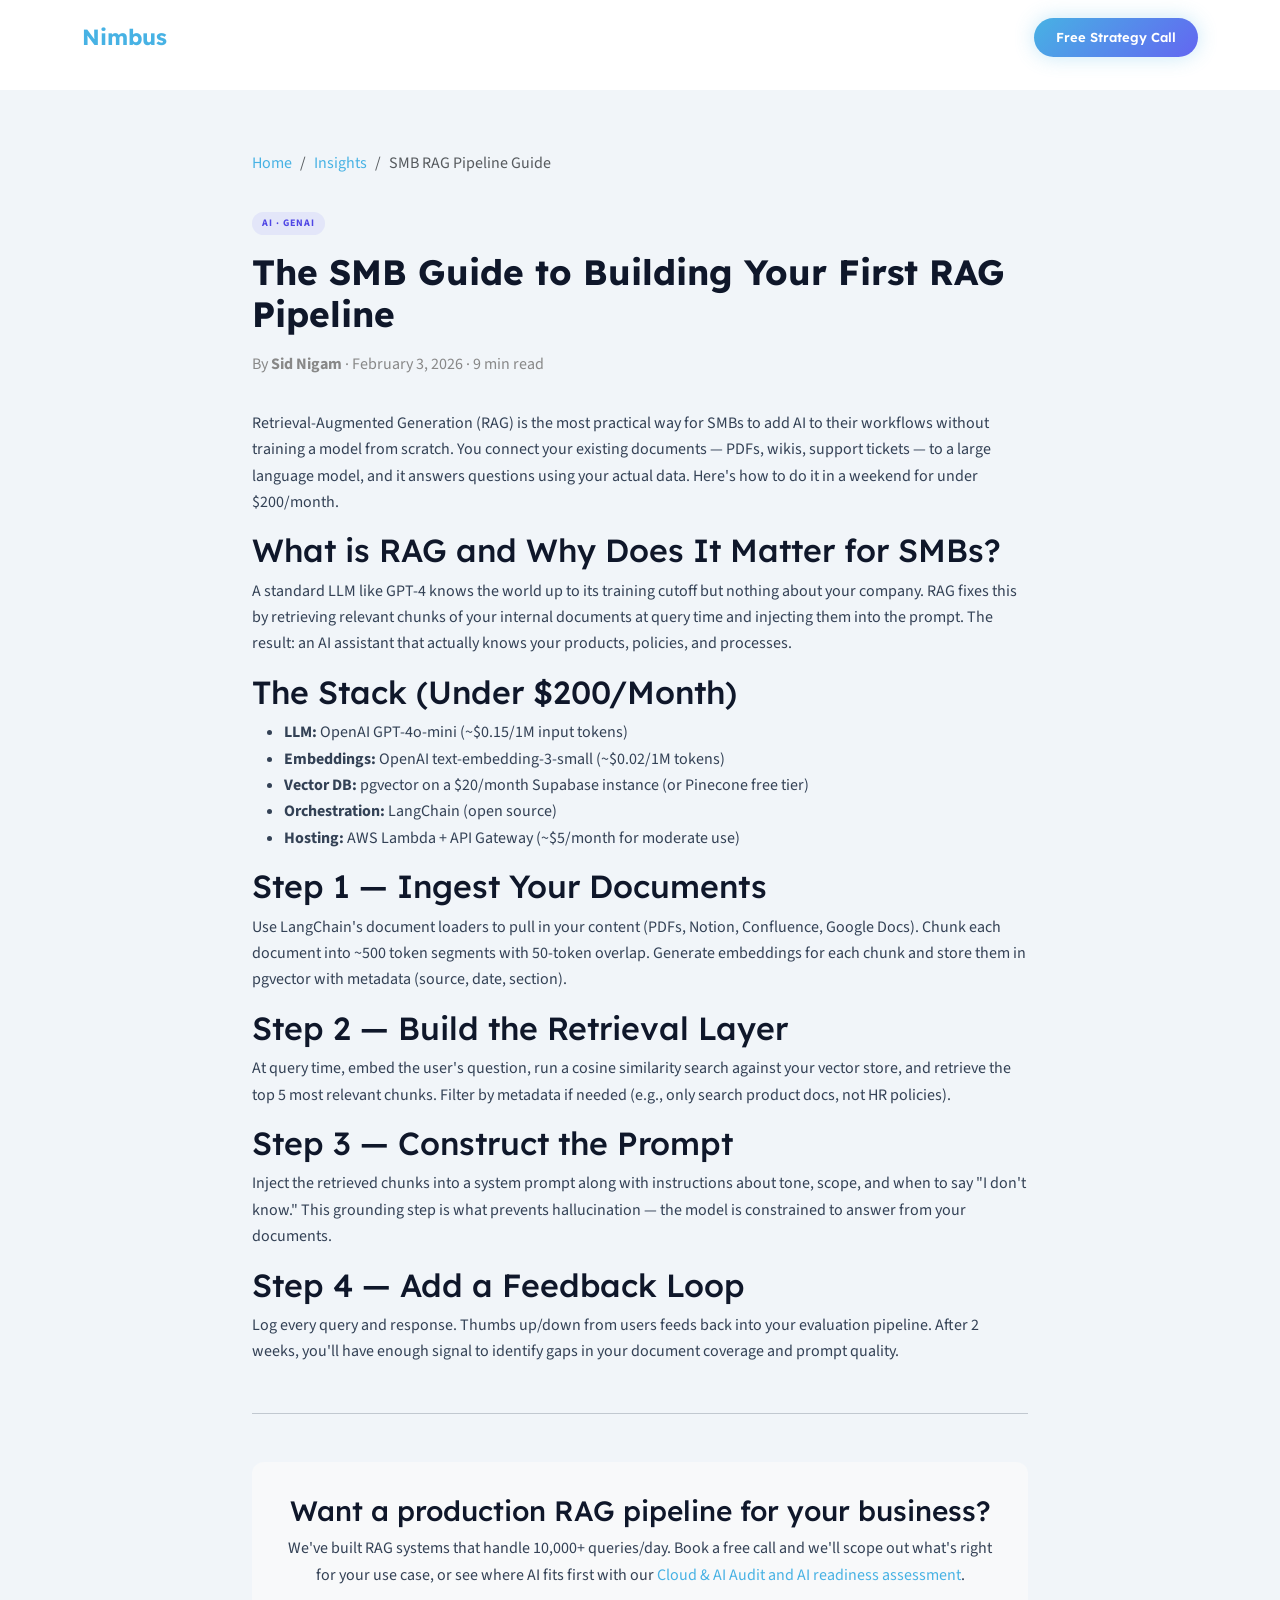
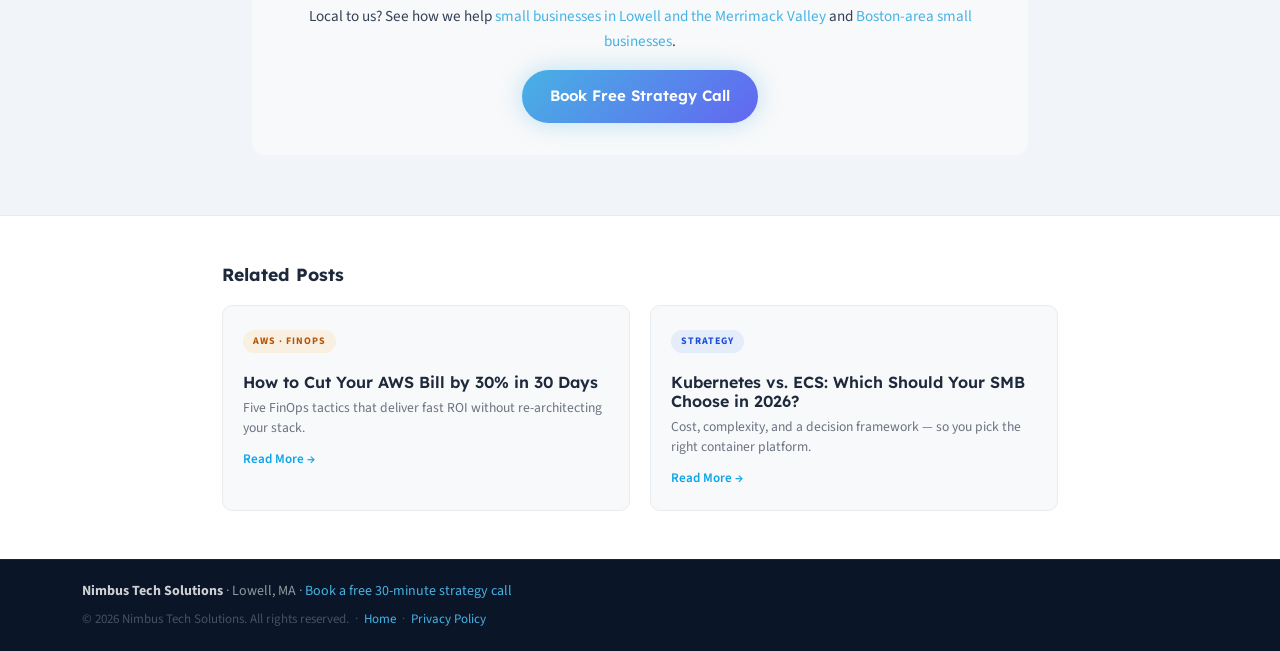
<file: blog/smb-rag-pipeline-guide.html>
<!DOCTYPE html>
<html lang="en">
<head>
  <meta charset="utf-8">
  <meta content="width=device-width, initial-scale=1.0" name="viewport">
  <title>First RAG Pipeline Guide for Small Business | Nimbus, Lowell</title>
  <meta name="description" content="Connect your business documents to an LLM in a weekend for under $200/month, in plain English. Want one built for you? Book a free 30-minute strategy call.">
  <link rel="canonical" href="https://nimbustechsolutions.com/blog/smb-rag-pipeline-guide.html">

  <meta property="og:type" content="article">
  <meta property="og:site_name" content="Nimbus Tech Solutions">
  <meta property="og:locale" content="en_US">
  <meta property="og:url" content="https://nimbustechsolutions.com/blog/smb-rag-pipeline-guide.html">
  <meta property="og:title" content="First RAG Pipeline Guide for Small Business | Nimbus, Lowell">
  <meta property="og:description" content="Connect your business documents to an LLM in a weekend for under $200/month, in plain English. Want one built for you? Book a free 30-minute strategy call.">
  <meta property="og:image" content="https://nimbustechsolutions.com/assets/img/hero-img.png">
  <meta property="og:image:width" content="780">
  <meta property="og:image:height" content="646">
  <meta property="og:image:alt" content="Nimbus Tech Solutions, AI and cloud consulting for small businesses">
  <meta name="twitter:card" content="summary_large_image">
  <meta name="twitter:title" content="First RAG Pipeline Guide for Small Business | Nimbus, Lowell">
  <meta name="twitter:description" content="Connect your business documents to an LLM in a weekend for under $200/month, in plain English. Want one built for you? Book a free 30-minute strategy call.">
  <meta name="twitter:image" content="https://nimbustechsolutions.com/assets/img/hero-img.png">
  <meta name="twitter:image:alt" content="Nimbus Tech Solutions, AI and cloud consulting for small businesses">

  <meta property="article:author" content="Sid Nigam">
  <meta property="article:published_time" content="2026-02-03">

  <link href="../assets/img/favicon.png" rel="icon">
  <link href="https://fonts.googleapis.com/css2?family=Lexend:wght@300;400;500;600;700&family=Source+Sans+3:wght@300;400;500;600;700&display=swap" rel="stylesheet">
  <link href="../assets/vendor/bootstrap/css/bootstrap.min.css" rel="stylesheet">
  <link href="../assets/vendor/bootstrap-icons/bootstrap-icons.css" rel="stylesheet">
  <link href="../assets/css/style.css" rel="stylesheet">

  <script type="application/ld+json">
  {
    "@context": "https://schema.org",
    "@type": "Article",
    "headline": "The SMB Guide to Building Your First RAG Pipeline",
    "description": "Retrieval-Augmented Generation explained without the jargon. A practical walkthrough of connecting your internal documents to an LLM — in a weekend, for under $200/month.",
    "author": { "@type": "Person", "name": "Sid Nigam", "url": "https://www.linkedin.com/in/sidnigam/" },
    "publisher": { "@type": "Organization", "name": "Nimbus Tech Solutions", "url": "https://nimbustechsolutions.com/" },
    "datePublished": "2026-02-03",
    "url": "https://nimbustechsolutions.com/blog/smb-rag-pipeline-guide.html"
  }
  </script>
  <style>
    * { cursor: auto !important; }
    .blog-main { padding-top: 90px; }
    .blog-section { padding: 60px 0; }
    .blog-container { max-width: 800px; }
    .blog-breadcrumb { margin-bottom: 2rem; }
    .blog-tag-inline { display: inline-block; margin-bottom: 1rem; }
    .blog-h1 { font-size: 2.2rem; font-weight: 700; margin-bottom: 1rem; }
    .blog-byline { color: var(--text-muted, #888); margin-bottom: 2rem; }
    .blog-divider { margin: 3rem 0; }
    .blog-cta-box { background: var(--bg-card, #f8f9fa); border-radius: 12px; padding: 2rem; text-align: center; }
    .blog-cta-btn { display: inline-block; margin-top: 1rem; }
    .blog-cta-local { font-size: 0.95rem; margin-bottom: 0; }
    .blog-related-section { padding: 48px 0; border-top: 1px solid #e9ecef; }
    .blog-related-container { max-width: 860px; }
    .blog-related-title { font-size: 1.1rem; font-weight: 700; margin-bottom: 20px; color: #1e293b; }
    .blog-related-grid { display: grid; grid-template-columns: 1fr 1fr; gap: 20px; }
    .blog-related-card { background: #f8f9fa; border-radius: 10px; padding: 20px; text-decoration: none; color: inherit; display: block; border: 1px solid #e9ecef; transition: border-color 0.2s, box-shadow 0.2s; }
    .blog-related-card:hover { border-color: #0ea5e9; box-shadow: 0 4px 16px rgba(14,165,233,0.1); color: inherit; }
    .blog-related-card h3 { font-size: 1rem; font-weight: 600; margin: 8px 0 6px; color: #1e293b; }
    .blog-related-card p { font-size: 0.85rem; color: #6b7280; margin: 0; line-height: 1.5; }
    .blog-related-read { font-size: 0.82rem; font-weight: 600; color: #0ea5e9; display: inline-block; margin-top: 10px; }
    @media (max-width: 576px) { .blog-related-grid { grid-template-columns: 1fr; } }
  </style>
</head>
<body>

  <header id="header" class="fixed-top">
    <div class="container d-flex align-items-center">
      <div class="logo me-auto">
        <a href="../index.html">
          <span class="logo-nimbus">Nimbus</span><span class="logo-tech"> Tech</span>
        </a>
      </div>
      <nav id="navbar" class="navbar">
        <ul>
          <li><a class="nav-link" href="../index.html#about">About</a></li>
          <li><a class="nav-link" href="../index.html#services">Services</a></li>
          <li><a class="nav-link" href="../index.html#notes">Insights</a></li>
          <li><a class="getstarted" href="../index.html#contact">Free Strategy Call</a></li>
        </ul>
        <i class="bi bi-list mobile-nav-toggle"></i>
      </nav>
    </div>
  </header>

  <main id="main" class="blog-main">
    <section class="blog-post-section blog-section">
      <div class="container blog-container">

        <nav aria-label="breadcrumb" class="blog-breadcrumb">
          <ol class="breadcrumb">
            <li class="breadcrumb-item"><a href="../index.html">Home</a></li>
            <li class="breadcrumb-item"><a href="../index.html#notes">Insights</a></li>
            <li class="breadcrumb-item active">SMB RAG Pipeline Guide</li>
          </ol>
        </nav>

        <span class="blog-tag blog-tag-ai blog-tag-inline">AI · GenAI</span>
        <h1 class="blog-h1">The SMB Guide to Building Your First RAG Pipeline</h1>
        <p class="blog-byline">By <strong>Sid Nigam</strong> · February 3, 2026 · 9 min read</p>

        <p>Retrieval-Augmented Generation (RAG) is the most practical way for SMBs to add AI to their workflows without training a model from scratch. You connect your existing documents — PDFs, wikis, support tickets — to a large language model, and it answers questions using your actual data. Here's how to do it in a weekend for under $200/month.</p>

        <h2>What is RAG and Why Does It Matter for SMBs?</h2>
        <p>A standard LLM like GPT-4 knows the world up to its training cutoff but nothing about your company. RAG fixes this by retrieving relevant chunks of your internal documents at query time and injecting them into the prompt. The result: an AI assistant that actually knows your products, policies, and processes.</p>

        <h2>The Stack (Under $200/Month)</h2>
        <ul>
          <li><strong>LLM:</strong> OpenAI GPT-4o-mini (~$0.15/1M input tokens)</li>
          <li><strong>Embeddings:</strong> OpenAI text-embedding-3-small (~$0.02/1M tokens)</li>
          <li><strong>Vector DB:</strong> pgvector on a $20/month Supabase instance (or Pinecone free tier)</li>
          <li><strong>Orchestration:</strong> LangChain (open source)</li>
          <li><strong>Hosting:</strong> AWS Lambda + API Gateway (~$5/month for moderate use)</li>
        </ul>

        <h2>Step 1 — Ingest Your Documents</h2>
        <p>Use LangChain's document loaders to pull in your content (PDFs, Notion, Confluence, Google Docs). Chunk each document into ~500 token segments with 50-token overlap. Generate embeddings for each chunk and store them in pgvector with metadata (source, date, section).</p>

        <h2>Step 2 — Build the Retrieval Layer</h2>
        <p>At query time, embed the user's question, run a cosine similarity search against your vector store, and retrieve the top 5 most relevant chunks. Filter by metadata if needed (e.g., only search product docs, not HR policies).</p>

        <h2>Step 3 — Construct the Prompt</h2>
        <p>Inject the retrieved chunks into a system prompt along with instructions about tone, scope, and when to say "I don't know." This grounding step is what prevents hallucination — the model is constrained to answer from your documents.</p>

        <h2>Step 4 — Add a Feedback Loop</h2>
        <p>Log every query and response. Thumbs up/down from users feeds back into your evaluation pipeline. After 2 weeks, you'll have enough signal to identify gaps in your document coverage and prompt quality.</p>

        <hr class="blog-divider">
        <div class="blog-cta-box">
          <h3>Want a production RAG pipeline for your business?</h3>
          <p>We've built RAG systems that handle 10,000+ queries/day. Book a free call and we'll scope out what's right for your use case, or see where AI fits first with our <a href="../index.html#pricing">Cloud &amp; AI Audit and AI readiness assessment</a>.</p>
          <p class="blog-cta-local">Local to us? See how we help <a href="../lowell.html">small businesses in Lowell and the Merrimack Valley</a> and <a href="../boston-smb.html">Boston-area small businesses</a>.</p>
          <a href="../index.html#contact" class="btn-hero-primary blog-cta-btn">Book Free Strategy Call</a>
        </div>
      </div>
    </section>

    <section class="blog-related-section">
      <div class="container blog-related-container">
        <h2 class="blog-related-title">Related Posts</h2>
        <div class="blog-related-grid">
          <a href="cut-aws-bill-30-percent.html" class="blog-related-card">
            <span class="blog-tag blog-tag-aws">AWS · FinOps</span>
            <h3>How to Cut Your AWS Bill by 30% in 30 Days</h3>
            <p>Five FinOps tactics that deliver fast ROI without re-architecting your stack.</p>
            <span class="blog-related-read">Read More →</span>
          </a>
          <a href="kubernetes-vs-ecs-2026.html" class="blog-related-card">
            <span class="blog-tag blog-tag-strategy">Strategy</span>
            <h3>Kubernetes vs. ECS: Which Should Your SMB Choose in 2026?</h3>
            <p>Cost, complexity, and a decision framework — so you pick the right container platform.</p>
            <span class="blog-related-read">Read More →</span>
          </a>
        </div>
      </div>
    </section>
  </main>

  <footer id="footer">
    <div class="footer-bottom">
      <div class="container">
        <p class="nap"><strong>Nimbus Tech Solutions</strong> · Lowell, MA · <a href="../index.html#contact">Book a free 30-minute strategy call</a></p>
        <span>&copy; 2026 Nimbus Tech Solutions. All rights reserved. &nbsp;·&nbsp; <a href="../index.html">Home</a> &nbsp;·&nbsp; <a href="../privacy.html">Privacy Policy</a></span>
      </div>
    </div>
  </footer>

  <script src="../assets/vendor/bootstrap/js/bootstrap.bundle.min.js"></script>
</body>
</html>
</file>
<file: assets/css/home.css>
/* ==========================================================================
   Nimbus Tech Solutions — homepage design system
   Warm Editorial: paper + ink + one terracotta accent. Fraunces + Instrument Sans.
   ========================================================================== */

/* ---------- Tokens ---------- */
:root {
  --paper:      oklch(0.965 0.012 85);
  --paper-2:    oklch(0.935 0.02 82);
  --paper-3:    oklch(0.9 0.025 80);
  --ink:        oklch(0.19 0.015 50);
  --ink-2:      oklch(0.4 0.02 50);
  --ink-3:      oklch(0.5 0.02 50);
  --night:      oklch(0.2 0.018 50);
  --night-2:    oklch(0.26 0.02 50);
  --on-night:   oklch(0.95 0.012 85);
  --on-night-2: oklch(0.78 0.02 80);
  --accent:     oklch(0.56 0.17 35);      /* terracotta */
  --accent-ink: oklch(0.47 0.16 35);      /* accent for text on paper (AA) */
  --accent-lt:  oklch(0.78 0.11 45);      /* accent for text on night */
  --line:       oklch(0.19 0.015 50 / 0.14);
  --line-night: oklch(0.95 0.012 85 / 0.16);

  --f-display: "Fraunces", "Iowan Old Style", Georgia, serif;
  --f-body:    "Instrument Sans", system-ui, -apple-system, "Segoe UI", sans-serif;

  --fs-hero: clamp(3.5rem, 12.2vw, 11.5rem);
  --fs-h2:   clamp(2.3rem, 5.8vw, 5.25rem);
  --fs-h3:   clamp(1.5rem, 2.7vw, 2.4rem);
  --fs-lead: clamp(1.2rem, 1.1vw + 0.95rem, 1.6rem);
  --fs-body: clamp(1.0625rem, 0.3vw + 1rem, 1.1875rem);
  --fs-label: 0.78rem;

  --gutter: clamp(1.25rem, 4.5vw, 3.5rem);
  --section: clamp(5rem, 11vw, 10rem);
  --maxw: 1320px;

  --ease-out:  cubic-bezier(0.16, 1, 0.3, 1);
  --ease-io:   cubic-bezier(0.76, 0, 0.24, 1);
  --ease-back: cubic-bezier(0.34, 1.56, 0.64, 1);
}

/* ---------- Base ---------- */
*, *::before, *::after { box-sizing: border-box; }
html { scroll-behavior: smooth; -webkit-text-size-adjust: 100%; }
@media (prefers-reduced-motion: reduce) { html { scroll-behavior: auto; } }
body {
  margin: 0;
  background: var(--paper);
  color: var(--ink);
  font: 400 var(--fs-body)/1.55 var(--f-body);
  letter-spacing: -0.01em;
  -webkit-font-smoothing: antialiased;
  text-rendering: optimizeLegibility;
  overflow-x: hidden;
}
img, svg { display: block; max-width: 100%; }
a { color: inherit; text-decoration: none; }
button { font: inherit; color: inherit; cursor: pointer; background: none; border: 0; padding: 0; }
h1, h2, h3, h4, p, ul, ol, figure, blockquote { margin: 0; padding: 0; }
ul, ol { list-style: none; }
section[id], footer[id] { scroll-margin-top: 4.5rem; }
::selection { background: var(--accent); color: var(--paper); }
:focus-visible { outline: 2px solid var(--accent); outline-offset: 3px; border-radius: 2px; }
.on-night :focus-visible, .night :focus-visible { outline-color: var(--accent-lt); }

.wrap { width: min(100% - 2 * var(--gutter), var(--maxw)); margin-inline: auto; }
.section { padding-block: var(--section); position: relative; }
.night { background: var(--night); color: var(--on-night); }
.alt   { background: var(--paper-2); }

.skip {
  position: fixed; left: 1rem; top: -4rem; z-index: 200;
  background: var(--ink); color: var(--paper); padding: .7rem 1rem; border-radius: 4px;
  transition: top .2s var(--ease-out);
}
.skip:focus { top: 1rem; }

/* ---------- Type ---------- */
.display, h1, h2, h3 {
  font-family: var(--f-display);
  font-optical-sizing: auto;
  font-weight: 340;
  letter-spacing: -0.035em;
  line-height: 0.98;
}
h2 { font-size: var(--fs-h2); text-wrap: balance; }
h3 { font-size: var(--fs-h3); line-height: 1.08; letter-spacing: -0.025em; text-wrap: balance; }
em, .it { font-style: italic; font-weight: 300; color: var(--accent-ink); }
.night em, .night .it { color: var(--accent-lt); }
.label {
  font-size: var(--fs-label); font-weight: 600; letter-spacing: 0.12em; text-transform: uppercase;
  color: var(--ink-2); display: inline-flex; align-items: center; gap: .65rem;
}
.label::before { content: ""; width: 2rem; height: 1px; background: currentColor; opacity: .55; }
.night .label { color: var(--on-night-2); }
.lead { font-size: var(--fs-lead); line-height: 1.4; letter-spacing: -0.02em; color: var(--ink-2); max-width: 36ch; text-wrap: pretty; }
.night .lead { color: var(--on-night-2); }
.muted { color: var(--ink-2); }
.night .muted { color: var(--on-night-2); }
.sec-head { display: grid; gap: 1.5rem; margin-bottom: clamp(3rem, 6vw, 5.5rem); }
.sec-head h2 { max-width: 13ch; }
.sec-head.wide h2 { max-width: 17ch; }

/* ---------- Buttons ---------- */
.btn {
  --bg: var(--ink); --fg: var(--paper);
  display: inline-flex; align-items: center; gap: .75rem;
  padding: 1.05rem 1.6rem; border-radius: 999px;
  background: var(--bg); color: var(--fg);
  font-weight: 600; font-size: 1rem; letter-spacing: -0.005em;
  position: relative; overflow: hidden; isolation: isolate;
  transition: transform .4s var(--ease-out), box-shadow .4s var(--ease-out);
}
.btn::before {
  content: ""; position: absolute; inset: 0; z-index: -1;
  background: var(--accent); transform: translateY(101%); border-radius: inherit;
  transition: transform .45s var(--ease-io);
}
.btn .arr { display: inline-block; transition: transform .4s var(--ease-out); }
.btn:hover::before, .btn:focus-visible::before { transform: translateY(0); }
.btn:hover .arr { transform: translateX(5px); }
.btn:active { transform: scale(.98); }
.btn--accent { --bg: var(--accent); --fg: var(--paper); }
.btn--accent::before { background: var(--ink); }
.btn--ghost { --bg: transparent; --fg: var(--ink); box-shadow: inset 0 0 0 1.5px var(--ink); }
.btn--ghost::before { background: var(--ink); }
.btn--ghost:hover { color: var(--paper); }
.night .btn { --bg: var(--paper); --fg: var(--ink); }
.night .btn:hover { color: var(--paper); }
.night .btn--ghost { --bg: transparent; --fg: var(--on-night); box-shadow: inset 0 0 0 1.5px var(--on-night-2); }
.night .btn--ghost::before { background: var(--paper); }
.night .btn--ghost:hover { color: var(--ink); }

.tlink {
  display: inline-flex; align-items: center; gap: .5rem; font-weight: 600;
  background: linear-gradient(currentColor, currentColor) 0 100% / 100% 1.5px no-repeat;
  padding-bottom: 2px; transition: background-size .5s var(--ease-out), gap .4s var(--ease-out);
}
.tlink:hover { background-size: 0 1.5px; background-position: 100% 100%; gap: .85rem; }

/* ---------- Progress bar + header ---------- */
.progress { position: fixed; inset: 0 0 auto 0; height: 3px; background: var(--accent); transform-origin: 0 50%; transform: scaleX(0); z-index: 120; }
@supports (animation-timeline: scroll()) {
  .progress { animation: grow linear both; animation-timeline: scroll(root); }
  @keyframes grow { to { transform: scaleX(1); } }
}

.hdr {
  position: fixed; inset: 0 0 auto 0; z-index: 100; height: 4.5rem;
  transition: background .4s ease, box-shadow .4s ease, transform .5s var(--ease-out);
}
.hdr.scrolled { background: oklch(0.965 0.012 85 / 0.82); backdrop-filter: blur(14px) saturate(1.4); -webkit-backdrop-filter: blur(14px) saturate(1.4); box-shadow: 0 1px 0 var(--line); }
.hdr .wrap { height: 100%; display: flex; align-items: center; justify-content: space-between; gap: 2rem; }
.brand { display: inline-flex; align-items: center; gap: .6rem; font-family: var(--f-display); font-size: 1.55rem; font-weight: 420; letter-spacing: -0.04em; }
.brand svg { width: 2.1rem; height: auto; color: var(--accent); }
.brand small { font-family: var(--f-body); font-size: .7rem; font-weight: 600; letter-spacing: .12em; text-transform: uppercase; color: var(--ink-3); margin-left: .2rem; padding-top: .35rem; }
.nav { display: flex; align-items: center; gap: clamp(1rem, 2.4vw, 2.25rem); }
.nav a:not(.btn) { font-weight: 500; font-size: .98rem; position: relative; padding-block: .3rem; }
.nav a:not(.btn)::after { content: ""; position: absolute; left: 0; right: 0; bottom: 0; height: 1.5px; background: var(--accent); transform: scaleX(0); transform-origin: 100% 50%; transition: transform .45s var(--ease-out); }
.nav a:not(.btn):hover::after { transform: scaleX(1); transform-origin: 0 50%; }
.nav .btn { padding: .7rem 1.2rem; font-size: .95rem; }
.menu-btn { display: none; width: 2.75rem; height: 2.75rem; position: relative; z-index: 130; }
.menu-btn span { position: absolute; left: .65rem; right: .65rem; height: 1.5px; background: var(--ink); transition: transform .45s var(--ease-io), top .45s var(--ease-io); }
.menu-btn span:nth-child(1) { top: 1.1rem; } .menu-btn span:nth-child(2) { top: 1.55rem; }
.menu-open .menu-btn span:nth-child(1) { top: 1.33rem; transform: rotate(45deg); }
.menu-open .menu-btn span:nth-child(2) { top: 1.33rem; transform: rotate(-45deg); }

@media (max-width: 860px) {
  .menu-btn { display: block; }
  .nav {
    position: fixed; inset: 0; background: var(--paper); flex-direction: column; justify-content: center; align-items: flex-start;
    padding: 6rem var(--gutter) 3rem; gap: .5rem; z-index: 125;
    clip-path: inset(0 0 100% 0); visibility: hidden; transition: clip-path .6s var(--ease-io), visibility 0s .6s;
  }
  .menu-open .nav { clip-path: inset(0); visibility: visible; transition: clip-path .6s var(--ease-io), visibility 0s; }
  .nav a:not(.btn) { font-family: var(--f-display); font-size: clamp(2.2rem, 9vw, 3.4rem); letter-spacing: -0.035em; font-weight: 340; }
  .nav .btn { margin-top: 1.5rem; font-size: 1.1rem; padding: 1.1rem 1.7rem; }
  .brand small { display: none; }
}

/* ---------- Hero ---------- */
.hero { min-height: 100svh; padding-top: 7rem; padding-bottom: 2.5rem; display: flex; flex-direction: column; justify-content: flex-end; position: relative; overflow: hidden; }
.hero-sky { position: absolute; inset: 0; pointer-events: none; z-index: 0; }
.hero-sky .cloud { position: absolute; color: var(--paper-3); will-change: transform; }
.hero-sky .c1 { width: min(62vw, 880px); right: -12vw; top: 9%; animation: drift 46s ease-in-out infinite alternate; }
.hero-sky .c2 { width: min(34vw, 460px); left: 46%; top: 3%; color: var(--paper-2); animation: drift 38s ease-in-out -12s infinite alternate-reverse; }
.hero-sky .c3 { width: min(22vw, 300px); left: -4vw; top: 34%; color: var(--paper-2); animation: drift 52s ease-in-out -20s infinite alternate; }
.hero-sky .c4 { width: min(15vw, 190px); right: 14vw; top: 46%; color: var(--accent); opacity: .9; animation: drift 30s ease-in-out -6s infinite alternate-reverse; }
@keyframes drift { from { transform: translate3d(-3%, 0, 0); } to { transform: translate3d(4%, 5%, 0); } }
.hero .wrap { position: relative; z-index: 1; }
.hero-kicker { margin-bottom: clamp(1.25rem, 3vw, 2.5rem); }
.hero h1 { font-size: var(--fs-hero); line-height: .9; letter-spacing: -0.05em; font-weight: 330; }
.hero h1 .ln { display: block; overflow: hidden; padding-bottom: .1em; margin-bottom: -.1em; }
.hero h1 .ln > span { display: block; transform: translateY(108%); animation: lift 1.25s var(--ease-out) .15s forwards; }
.hero h1 .ln:nth-child(2) > span { animation-delay: .3s; }
@keyframes lift { to { transform: translateY(0); } }
.hero-foot { display: grid; grid-template-columns: minmax(0, 1.05fr) minmax(0, 1fr); gap: clamp(2rem, 6vw, 6rem); align-items: end; margin-top: clamp(2rem, 5vw, 4.5rem); }
.hero-foot .lead { max-width: 34ch; }
.hero-cta { display: flex; flex-wrap: wrap; gap: .85rem; justify-content: flex-end; }
.hero-meta { display: grid; grid-template-columns: repeat(3, auto); justify-content: space-between; gap: 1.5rem; margin-top: clamp(2.5rem, 6vw, 5rem); padding-top: 1.25rem; border-top: 1px solid var(--line); font-size: .92rem; color: var(--ink-2); }
.hero-meta b { color: var(--ink); font-weight: 600; }
.fade-up { opacity: 0; transform: translateY(18px); animation: fadeup .9s var(--ease-out) forwards; animation-delay: var(--d, .6s); }
@keyframes fadeup { to { opacity: 1; transform: none; } }
@media (max-width: 860px) {
  .hero-foot { grid-template-columns: 1fr; }
  .hero-cta { justify-content: flex-start; }
  .hero-meta { grid-template-columns: 1fr; gap: .4rem; }
  .hero-sky .c1 { top: 12%; width: 110vw; right: -35vw; }
}

/* ---------- Explorer (night) ---------- */
.explorer-top { display: grid; grid-template-columns: minmax(0, 1fr) minmax(0, 1fr); gap: 2rem 4rem; align-items: end; margin-bottom: clamp(2.5rem, 5vw, 4rem); }
.tabs { display: flex; flex-wrap: wrap; gap: .6rem; margin-bottom: clamp(2.5rem, 5vw, 4.5rem); }
.tab {
  padding: .8rem 1.25rem; border-radius: 999px; font-weight: 500; font-size: 1rem;
  box-shadow: inset 0 0 0 1px var(--line-night); color: var(--on-night);
  transition: background .35s ease, color .35s ease, box-shadow .35s ease, transform .4s var(--ease-back);
}
.tab:hover { box-shadow: inset 0 0 0 1px var(--on-night-2); transform: translateY(-2px); }
.tab[aria-selected="true"] { background: var(--paper); color: var(--ink); box-shadow: none; }
.panel { display: grid; grid-template-columns: minmax(0, 5fr) minmax(0, 7fr); gap: clamp(2rem, 6vw, 6rem); border-top: 1px solid var(--line-night); padding-top: clamp(2rem, 4vw, 3.5rem); }
.panel[hidden] { display: none; }
.panel-who h3 { font-size: clamp(2.2rem, 4.6vw, 4.2rem); line-height: 1; margin-bottom: 1.25rem; }
.panel-who p { color: var(--on-night-2); max-width: 30ch; margin-bottom: 2rem; }
.tasks li { display: grid; grid-template-columns: 4.75rem 1fr; gap: 1rem; padding-block: 1.4rem; border-bottom: 1px solid var(--line-night); font-size: clamp(1.1rem, 1vw + .9rem, 1.4rem); line-height: 1.35; letter-spacing: -0.015em; }
.tasks li:first-child { padding-top: 0; }
.tag { align-self: start; margin-top: .3rem; font-size: .68rem; font-weight: 700; letter-spacing: .12em; text-transform: uppercase; padding: .3rem .55rem; border-radius: 4px; text-align: center; background: oklch(0.95 0.012 85 / .1); color: var(--on-night-2); }
.tag.ai { background: var(--accent); color: var(--paper); }
.panel.swap .panel-who, .panel.swap .tasks li { animation: swap .7s var(--ease-out) both; }
.panel.swap .tasks li:nth-child(2) { animation-delay: .06s; } .panel.swap .tasks li:nth-child(3) { animation-delay: .12s; } .panel.swap .tasks li:nth-child(4) { animation-delay: .18s; }
@keyframes swap { from { opacity: 0; transform: translateY(16px); } to { opacity: 1; transform: none; } }
@media (max-width: 860px) { .explorer-top, .panel { grid-template-columns: 1fr; } .tasks li { grid-template-columns: 3.9rem 1fr; } }

/* ---------- Problems ---------- */
.problems { margin-top: -1rem; }
.problem { display: grid; grid-template-columns: 3.5rem minmax(0, 6.2fr) minmax(0, 4.8fr); gap: clamp(1rem, 4vw, 4rem); padding-block: clamp(2rem, 4vw, 3.5rem); border-top: 1px solid var(--line); align-items: start; transition: background .5s ease; }
.problem:last-child { border-bottom: 1px solid var(--line); }
.problem .n { font-family: var(--f-display); font-size: 1.1rem; color: var(--accent-ink); padding-top: .8rem; font-feature-settings: "tnum"; }
.problem h3 { font-size: clamp(1.8rem, 3.8vw, 3.3rem); line-height: 1.02; }
.problem .body { padding-top: .5rem; display: grid; gap: 1.1rem; }
.problem .fix { display: flex; gap: .7rem; font-weight: 600; color: var(--accent-ink); }
.problem .fix::before { content: "→"; }
@media (max-width: 860px) { .problem { grid-template-columns: 2.2rem 1fr; } .problem .body { grid-column: 2; } }

/* ---------- Services ---------- */
.services { display: grid; grid-template-columns: minmax(0, 4fr) minmax(0, 8fr); gap: clamp(2rem, 7vw, 7rem); align-items: start; }
.services-aside { position: sticky; top: 7rem; display: grid; gap: 2rem; }
.services-aside .lead { max-width: 28ch; }
.svc-local { color: var(--ink-2); max-width: 32ch; line-height: 1.7; }
.svc { display: grid; grid-template-columns: 3rem minmax(0, 1fr) auto; gap: 1rem 1.75rem; padding-block: clamp(1.75rem, 3vw, 2.75rem); border-top: 1px solid var(--line); position: relative; transition: padding .5s var(--ease-out); }
.svc:last-child { border-bottom: 1px solid var(--line); }
.svc .n { font-family: var(--f-display); color: var(--ink-3); padding-top: .55rem; font-feature-settings: "tnum"; }
.svc h3 { margin-bottom: .75rem; }
.svc p { color: var(--ink-2); max-width: 52ch; }
.svc .stack { grid-column: 2; font-size: .88rem; font-weight: 500; color: var(--ink-3); letter-spacing: .01em; }
.svc .go { align-self: center; width: 3.25rem; height: 3.25rem; border-radius: 50%; display: grid; place-items: center; box-shadow: inset 0 0 0 1px var(--line); transition: background .4s ease, color .4s ease, transform .5s var(--ease-back); }
.svc:hover .go { background: var(--accent); color: var(--paper); transform: rotate(-45deg); box-shadow: none; }
@media (max-width: 860px) { .services { grid-template-columns: 1fr; } .services-aside { position: static; } .svc { grid-template-columns: 2.2rem 1fr; } .svc .go { display: none; } }

/* ---------- Work (bento) ---------- */
.bento { display: grid; grid-template-columns: repeat(6, minmax(0, 1fr)); gap: clamp(.75rem, 1.4vw, 1.25rem); }
.tile { border-radius: 1.5rem; padding: clamp(1.5rem, 2.6vw, 2.5rem); display: flex; flex-direction: column; justify-content: space-between; gap: 2.5rem; position: relative; overflow: hidden; background: var(--paper-2); isolation: isolate; transition: transform .6s var(--ease-out); }
.tile:hover { transform: translateY(-4px); }
.tile .big { font-family: var(--f-display); font-weight: 300; font-size: clamp(4.5rem, 10vw, 9.5rem); letter-spacing: -0.06em; line-height: .85; font-feature-settings: "tnum"; }
.tile .big sup { font-size: .42em; vertical-align: top; position: relative; top: .15em; letter-spacing: -0.02em; margin-left: .05em; }
.tile h3 { font-size: clamp(1.35rem, 2vw, 1.85rem); margin-bottom: .6rem; }
.tile p { color: var(--ink-2); font-size: .98rem; max-width: 42ch; }
.tile .chips { display: flex; flex-wrap: wrap; gap: .4rem; margin-top: 1.1rem; }
.chips span { font-size: .76rem; font-weight: 600; padding: .28rem .6rem; border-radius: 999px; box-shadow: inset 0 0 0 1px var(--line); color: var(--ink-2); }
.tile--a { grid-column: span 3; grid-row: span 2; background: var(--accent); color: var(--paper); }
.tile--a p { color: oklch(0.965 0.012 85 / .88); }
.tile--a .chips span { box-shadow: inset 0 0 0 1px oklch(0.965 0.012 85 / .45); color: var(--paper); }
.tile--b { grid-column: span 3; background: var(--ink); color: var(--paper); }
.tile--b p { color: var(--on-night-2); } .tile--b .chips span { box-shadow: inset 0 0 0 1px var(--line-night); color: var(--on-night-2); }
.tile--c { grid-column: span 3; }
.tile--s { grid-column: span 2; background: transparent; box-shadow: inset 0 0 0 1px var(--line); gap: 1.5rem; justify-content: flex-start; }
.tile .stat { font-family: var(--f-display); font-size: clamp(1.6rem, 2.4vw, 2.2rem); letter-spacing: -0.04em; color: var(--accent-ink); font-weight: 380; }
.tile--a::after { content: ""; position: absolute; z-index: -1; width: 60%; aspect-ratio: 5/3; right: -14%; bottom: -10%; background: oklch(0.965 0.012 85 / .09); border-radius: 50%; filter: blur(2px); }
.work-note { margin-top: 2rem; display: flex; flex-wrap: wrap; gap: 1rem 2rem; justify-content: space-between; align-items: center; color: var(--ink-2); }
@media (max-width: 960px) { .tile--a, .tile--b, .tile--c { grid-column: span 6; grid-row: auto; } .tile--s { grid-column: span 6; } }

/* ---------- Founder ---------- */
.founder { display: grid; grid-template-columns: minmax(0, 7fr) minmax(0, 5fr); gap: clamp(2rem, 7vw, 8rem); align-items: start; }
.founder .quote { font-family: var(--f-display); font-weight: 320; font-size: clamp(2rem, 4.6vw, 4.1rem); line-height: 1.04; letter-spacing: -0.035em; text-wrap: balance; }
.founder .sig { margin-top: 2rem; display: flex; align-items: center; gap: 1rem; }
.founder .mono-badge { width: 3.5rem; height: 3.5rem; border-radius: 50%; background: var(--ink); color: var(--paper); display: grid; place-items: center; font-family: var(--f-display); font-size: 1.3rem; }
.founder .sig b { display: block; } .founder .sig div span { color: var(--ink-2); font-size: .95rem; }
.timeline li { display: grid; grid-template-columns: 6.5rem 1fr; gap: 1rem; padding-block: 1.2rem; border-top: 1px solid var(--line); }
.timeline li:last-child { border-bottom: 1px solid var(--line); }
.timeline .yr { font-feature-settings: "tnum"; color: var(--ink-3); font-weight: 500; font-size: .95rem; padding-top: .2rem; }
.timeline b { display: block; font-weight: 600; } .timeline span { color: var(--ink-2); font-size: .98rem; }
.certs { display: flex; flex-wrap: wrap; gap: .5rem; margin-top: 1.5rem; }
.certs span { font-size: .82rem; font-weight: 600; padding: .4rem .8rem; border-radius: 999px; background: var(--paper); box-shadow: inset 0 0 0 1px var(--line); }
@media (max-width: 860px) { .founder { grid-template-columns: 1fr; } }

/* ---------- Pricing (night) ---------- */
.plans { border-top: 1px solid var(--line-night); }
.plan { display: grid; grid-template-columns: minmax(0, 3.2fr) minmax(0, 2.4fr) minmax(0, 4.4fr) 11.5rem; gap: 1rem clamp(1.5rem, 4vw, 4rem); align-items: center; padding-block: clamp(1.75rem, 3.2vw, 2.75rem); border-bottom: 1px solid var(--line-night); position: relative; transition: background .5s ease, padding .5s var(--ease-out); }
.plan:hover { background: var(--night-2); padding-inline: 1.5rem; }
.plan .pname { font-family: var(--f-display); font-size: clamp(1.7rem, 3vw, 2.6rem); letter-spacing: -0.03em; line-height: 1; }
.plan .pname small { display: block; margin-top: .6rem; font-family: var(--f-body); font-size: .74rem; font-weight: 700; letter-spacing: .12em; text-transform: uppercase; color: var(--on-night-2); }
.plan .pname .pop { color: var(--accent-lt); }
.plan .price { font-family: var(--f-display); font-size: clamp(2.4rem, 4.8vw, 4.4rem); letter-spacing: -0.05em; line-height: 1; font-weight: 300; font-feature-settings: "tnum"; }
.plan .price small { font-family: var(--f-body); font-size: 1rem; letter-spacing: 0; color: var(--on-night-2); font-weight: 400; margin-left: .25rem; }
.plan .price i { font-style: normal; font-family: var(--f-body); font-size: .9rem; letter-spacing: .02em; color: var(--on-night-2); display: block; margin-bottom: .35rem; font-weight: 500; }
.plan p { color: var(--on-night-2); font-size: 1rem; }
.plan p b { color: var(--on-night); font-weight: 600; }
.plan .btn { padding: .85rem 1.3rem; font-size: .95rem; white-space: nowrap; justify-self: end; }
.plan--hot .btn { --bg: var(--accent); --fg: var(--paper); } .plan--hot .btn::before { background: var(--paper); } .plan--hot .btn:hover { color: var(--ink); }
.price-note { margin-top: 2rem; color: var(--on-night-2); max-width: 60ch; }
.price-note a { color: var(--on-night); text-decoration: underline; text-underline-offset: 3px; }
@media (max-width: 960px) { .plan { grid-template-columns: 1fr 1fr; } .plan p { grid-column: 1 / -1; } .plan .btn { justify-self: start; } .plan:hover { padding-inline: 0; background: transparent; } }

/* ---------- Process ---------- */
.steps { display: grid; grid-template-columns: repeat(4, minmax(0, 1fr)); gap: clamp(1.25rem, 3vw, 3rem); counter-reset: s; }
.step { padding-top: 2rem; position: relative; }
.step::before { content: ""; position: absolute; top: 0; left: 0; right: 0; height: 1px; background: var(--line); }
.step::after { content: ""; position: absolute; top: -1px; left: 0; right: 0; height: 3px; background: var(--accent); transform: scaleX(0); transform-origin: 0 50%; transition: transform 1.2s var(--ease-io) var(--d, 0s); }
.step.in::after { transform: scaleX(1); }
.step .sn { font-family: var(--f-display); font-size: clamp(3.5rem, 6vw, 5.5rem); font-weight: 280; letter-spacing: -0.06em; line-height: 1; color: var(--accent-ink); margin-bottom: 1.25rem; font-feature-settings: "tnum"; }
.step h3 { font-size: clamp(1.5rem, 2.2vw, 2rem); margin-bottom: .75rem; }
.step p { color: var(--ink-2); font-size: 1rem; }
.step .free { display: inline-block; margin-top: 1rem; font-size: .76rem; font-weight: 700; letter-spacing: .1em; text-transform: uppercase; color: var(--accent-ink); }
@media (max-width: 960px) { .steps { grid-template-columns: 1fr 1fr; row-gap: 3rem; } }
@media (max-width: 560px) { .steps { grid-template-columns: 1fr; } }


/* ---------- FAQ + Notes ---------- */
.faq-grid { display: grid; grid-template-columns: minmax(0, 4fr) minmax(0, 8fr); gap: clamp(2rem, 7vw, 7rem); }
.faq details { border-top: 1px solid var(--line); }
.faq details:last-child { border-bottom: 1px solid var(--line); }
.faq summary { list-style: none; cursor: pointer; display: flex; justify-content: space-between; gap: 2rem; align-items: center; padding-block: 1.6rem; font-family: var(--f-display); font-size: clamp(1.3rem, 2vw, 1.8rem); letter-spacing: -0.025em; line-height: 1.15; font-weight: 360; }
.faq summary::-webkit-details-marker { display: none; }
.faq summary::after { content: "+"; font-family: var(--f-body); font-weight: 300; font-size: 2rem; line-height: 1; color: var(--accent-ink); transition: transform .5s var(--ease-back); flex: none; }
.faq details[open] summary::after { transform: rotate(135deg); }
.faq .ans { padding-bottom: 1.8rem; color: var(--ink-2); max-width: 58ch; }

.notes { margin-top: clamp(4rem, 8vw, 7rem); }
.notes-head { display: flex; justify-content: space-between; align-items: end; gap: 2rem; margin-bottom: 2rem; flex-wrap: wrap; }
.note { display: grid; grid-template-columns: 9rem minmax(0, 1fr) auto auto; gap: 1.5rem; align-items: center; padding-block: 1.5rem; border-top: 1px solid var(--line); transition: padding .5s var(--ease-out), background .4s ease; }
.note:last-child { border-bottom: 1px solid var(--line); }
.note:hover { padding-inline: 1rem; background: var(--paper-2); }
.note .t { font-size: .74rem; font-weight: 700; letter-spacing: .1em; text-transform: uppercase; color: var(--accent-ink); }
.note h3 { font-size: clamp(1.25rem, 2vw, 1.75rem); letter-spacing: -0.025em; }
.note .rt { color: var(--ink-3); font-size: .9rem; }
.note .arr { transition: transform .4s var(--ease-out); } .note:hover .arr { transform: translateX(6px); }
@media (max-width: 860px) { .faq-grid { grid-template-columns: 1fr; } .note { grid-template-columns: 1fr auto; } .note .t { grid-column: 1 / -1; } .note .rt { display: none; } }

/* ---------- Contact ---------- */
.contact { background: var(--accent); color: var(--paper); overflow: hidden; }
.contact .label { color: oklch(0.965 0.012 85 / .85); }
.contact-grid { display: grid; grid-template-columns: minmax(0, 6fr) minmax(0, 6fr); gap: clamp(2.5rem, 6vw, 6rem); align-items: start; position: relative; z-index: 1; }
.contact h2 { font-size: clamp(2.8rem, 7vw, 6.5rem); line-height: .93; letter-spacing: -0.045em; margin-block: 1.5rem 2rem; }
.contact h2 em { color: var(--ink); }
.contact .lead { color: oklch(0.965 0.012 85 / .92); max-width: 30ch; }
.contact-facts { margin-top: 2.5rem; display: grid; gap: .6rem; font-weight: 500; }
.contact-facts li { display: flex; gap: .8rem; align-items: baseline; }
.contact-facts li::before { content: "✓"; font-weight: 700; }
.contact-facts a { text-decoration: underline; text-underline-offset: 3px; }
.cloud-bg { position: absolute; z-index: 0; color: oklch(0.965 0.012 85 / .09); width: min(70vw, 900px); right: -18vw; bottom: -12vw; pointer-events: none; }
.form { background: var(--paper); color: var(--ink); border-radius: 1.75rem; padding: clamp(1.5rem, 3.4vw, 3rem); display: grid; gap: 1.25rem; box-shadow: 0 40px 80px -30px oklch(0.2 0.05 30 / .5); }
.form .row2 { display: grid; grid-template-columns: 1fr 1fr; gap: 1.25rem; }
.field { display: grid; gap: .45rem; }
.field > label, .field > .lab { font-size: .82rem; font-weight: 600; letter-spacing: .03em; color: var(--ink-2); }
.field .opt { font-weight: 400; color: var(--ink-3); }
.field input[type="text"], .field input[type="email"], .field input[type="tel"], .field textarea {
  width: 100%; font: inherit; color: var(--ink); background: transparent; border: 0; border-bottom: 1.5px solid var(--line);
  padding: .65rem 0 .7rem; border-radius: 0; transition: border-color .3s ease; letter-spacing: -0.01em; font-size: 1.1rem;
}
.field textarea { resize: vertical; min-height: 5.5rem; }
.field input::placeholder, .field textarea::placeholder { color: oklch(0.19 0.015 50 / .35); }
.field input:focus, .field textarea:focus { outline: none; border-color: var(--accent); }
.field.invalid input { border-color: oklch(0.55 0.22 25); }
.field .err { color: oklch(0.5 0.2 25); font-size: .85rem; display: none; }
.field.invalid .err { display: block; }
.picks { display: flex; flex-wrap: wrap; gap: .5rem; }
.pick { position: relative; }
.pick input { position: absolute; opacity: 0; inset: 0; cursor: pointer; }
.pick span { display: block; padding: .5rem .95rem; border-radius: 999px; font-size: .92rem; font-weight: 500; box-shadow: inset 0 0 0 1px var(--line); transition: all .3s var(--ease-out); }
.pick input:checked + span { background: var(--ink); color: var(--paper); box-shadow: none; }
.pick input:focus-visible + span { outline: 2px solid var(--accent); outline-offset: 2px; }
.ctx { display: flex; align-items: center; gap: .6rem; font-size: .9rem; padding: .55rem .8rem; border-radius: 8px; background: var(--paper-2); }
.ctx[hidden] { display: none; }
.ctx button { margin-left: auto; text-decoration: underline; color: var(--ink-2); font-size: .85rem; }
.form .btn { justify-self: start; }
.form .small { font-size: .85rem; color: var(--ink-3); }
.form-state { display: none; }
.form-state.show { display: block; }
.ok h3 { margin-bottom: .75rem; } .ok p { color: var(--ink-2); max-width: 36ch; }
.fail { color: oklch(0.5 0.2 25); font-weight: 500; }
.hp { position: absolute; left: -9999px; }
@media (max-width: 860px) { .contact-grid { grid-template-columns: 1fr; } .form .row2 { grid-template-columns: 1fr; } }

/* ---------- Footer ---------- */
.ftr { background: var(--ink); color: var(--on-night); padding-block: clamp(3.5rem, 7vw, 6rem) 2rem; overflow: hidden; }
.ftr-top { display: grid; grid-template-columns: minmax(0, 5fr) repeat(3, minmax(0, 2fr)); gap: 2rem 3rem; }
.ftr .brand { font-size: 2.2rem; } .ftr .brand svg { width: 3rem; }
.ftr p { color: var(--on-night-2); margin-top: 1rem; max-width: 30ch; }
.ftr h2 { font-family: var(--f-body); line-height: inherit; text-wrap: wrap; font-size: .74rem; font-weight: 700; letter-spacing: .12em; text-transform: uppercase; color: var(--on-night-2); margin: 0 0 1rem; }
.ftr li + li { margin-top: .55rem; }
.ftr a:hover { color: var(--accent-lt); }
.ftr-word { font-family: var(--f-display); font-weight: 300; letter-spacing: -0.07em; line-height: .8; font-size: clamp(5rem, 24vw, 22rem); color: oklch(0.95 0.012 85 / .06); margin-top: clamp(2rem, 5vw, 4rem); white-space: nowrap; user-select: none; }
.ftr-bot { display: flex; justify-content: space-between; flex-wrap: wrap; gap: 1rem; padding-top: 1.5rem; border-top: 1px solid var(--line-night); color: var(--on-night-2); font-size: .9rem; }
@media (max-width: 860px) { .ftr-top { grid-template-columns: 1fr 1fr; } .ftr-top > :first-child { grid-column: 1 / -1; } }

/* ---------- Reveal ---------- */
.js .rv { opacity: 0; transform: translateY(28px); transition: opacity .9s var(--ease-out), transform .9s var(--ease-out); transition-delay: var(--d, 0s); }
.js .rv.in { opacity: 1; transform: none; }

/* ---------- Reduced motion ---------- */
@media (prefers-reduced-motion: reduce) {
  *, *::before, *::after { animation-duration: .001ms !important; animation-iteration-count: 1 !important; transition-duration: .001ms !important; transition-delay: 0s !important; }
  .hero h1 .ln > span, .fade-up { transform: none; opacity: 1; animation: none; }
  .js .rv { opacity: 1; transform: none; }
  .hero-sky .cloud { animation: none; }
  .step::after { transform: scaleX(1); }
}

/* ---------- Touch: no sticky hover ---------- */
@media (hover: none) {
  .tile:hover, .tab:hover { transform: none; }
  .plan:hover, .note:hover { padding-inline: 0; background: transparent; }
}

/* ---------- 404 ---------- */
.lost { min-height: 100svh; display: grid; place-items: center; text-align: left; padding: 6rem var(--gutter); position: relative; overflow: hidden; }
.lost h1 { font-size: clamp(5rem, 22vw, 18rem); line-height: .8; letter-spacing: -0.07em; font-weight: 300; }
.lost p { margin: 2rem 0; max-width: 30ch; }

/* Footer NAP line (identical on every page) */
.ftr .nap { max-width: none; }
.nap a { text-decoration: underline; text-underline-offset: .2em; }
.lost .nap { margin-top: 2.5rem; color: var(--ink-2); }
</file>
<file: assets/css/smb.css>
/* Shared styles for the local small-business landing pages (boston-smb.html, lowell.html). */
*, *::before, *::after { box-sizing: border-box; cursor: auto !important; }

:root {
  --c-primary:   #0EA5E9;
  --c-primary-d: #0284C7;
  --c-cta:       #F97316;
  --c-cta-d:     #EA6C0A;
  --c-text:      #0C4A6E;
  --c-muted:     #475569;
  --c-subtle:    #94a3b8;
  --c-bg:        #F0F9FF;
  --c-white:     #ffffff;
  --c-surface:   #E0F2FE;
  --c-border:    #BAE6FD;
  --c-green:     #10b981;
  --shadow-sm:   0 1px 3px rgba(14,165,233,0.08), 0 1px 2px rgba(0,0,0,0.04);
  --shadow-md:   0 4px 16px rgba(14,165,233,0.12), 0 2px 6px rgba(0,0,0,0.06);
  --shadow-lg:   0 12px 40px rgba(14,165,233,0.16), 0 4px 12px rgba(0,0,0,0.08);
  --radius:      12px;
  --transition:  all 0.2s ease;
}

html { scroll-behavior: smooth; }
body {
  font-family: 'Work Sans', sans-serif;
  background: var(--c-bg);
  color: var(--c-text);
  font-size: 16px;
  line-height: 1.65;
  -webkit-font-smoothing: antialiased;
}
h1,h2,h3,h4,h5 { font-family: 'Outfit', sans-serif; color: var(--c-text); }

/* ── Nav ── */
.smb-nav {
  position: fixed; top: 0; left: 0; right: 0; z-index: 999;
  background: rgba(255,255,255,0.92);
  -webkit-backdrop-filter: blur(14px);
  backdrop-filter: blur(14px);
  border-bottom: 1px solid var(--c-border);
  padding: 12px 0;
  box-shadow: var(--shadow-sm);
}
.smb-nav .container { display: flex; align-items: center; justify-content: space-between; }
.smb-nav-logo { font-family: 'Outfit', sans-serif; font-size: 1.2rem; font-weight: 800; color: var(--c-text); text-decoration: none; }
.smb-nav-logo span { color: var(--c-primary); }
.smb-nav-links { display: flex; gap: 28px; align-items: center; }
.smb-nav-links a { color: var(--c-muted); text-decoration: none; font-size: 0.9rem; font-weight: 500; transition: var(--transition); }
.smb-nav-links a:hover { color: var(--c-primary); }
.smb-nav-cta {
  background: var(--c-cta) !important; color: #fff !important;
  padding: 9px 20px; border-radius: 8px; font-weight: 700 !important;
  font-size: 0.88rem !important; box-shadow: 0 2px 8px rgba(249,115,22,0.3);
  transition: var(--transition) !important;
}
.smb-nav-cta:hover { background: var(--c-cta-d) !important; transform: translateY(-1px); box-shadow: 0 4px 12px rgba(249,115,22,0.4) !important; }

/* ── Hero ── */
.smb-hero {
  min-height: 100vh;
  padding: 120px 0 80px;
  background:
    radial-gradient(ellipse at 5% 60%, rgba(14,165,233,0.08) 0%, transparent 55%),
    radial-gradient(ellipse at 95% 10%, rgba(14,165,233,0.06) 0%, transparent 50%),
    linear-gradient(180deg, #F0F9FF 0%, #ffffff 100%);
  position: relative; overflow: hidden;
}
.smb-hero::before {
  content: '';
  position: absolute; bottom: -1px; left: 0; right: 0; height: 80px;
  background: linear-gradient(to bottom, transparent, #ffffff);
  pointer-events: none;
}
.smb-hero-badge {
  display: inline-flex; align-items: center; gap: 6px;
  background: #E0F2FE; border: 1px solid var(--c-border);
  color: var(--c-primary-d); padding: 5px 14px;
  border-radius: 100px; font-size: 0.8rem; font-weight: 600;
  letter-spacing: .04em; text-transform: uppercase; margin-bottom: 20px;
}
.smb-hero h1 {
  font-size: clamp(2rem, 4.5vw, 3.2rem);
  font-weight: 800; line-height: 1.15;
  color: var(--c-text); margin-bottom: 20px;
}
.smb-hero h1 em { font-style: normal; color: var(--c-primary); }
.smb-hero p.lead {
  font-size: 1.1rem; color: var(--c-muted); line-height: 1.75;
  max-width: 520px; margin-bottom: 36px;
}
.smb-hero-actions { display: flex; gap: 12px; flex-wrap: wrap; margin-bottom: 48px; }
.btn-primary-cta {
  display: inline-flex; align-items: center; gap: 8px;
  background: var(--c-cta); color: #fff;
  padding: 14px 28px; border-radius: 10px;
  font-weight: 700; font-size: 1rem; text-decoration: none;
  box-shadow: 0 4px 14px rgba(249,115,22,0.35);
  transition: var(--transition); cursor: pointer !important;
}
.btn-primary-cta:hover { background: var(--c-cta-d); color: #fff; transform: translateY(-2px); box-shadow: 0 6px 20px rgba(249,115,22,0.45); }
.btn-outline-cta {
  display: inline-flex; align-items: center; gap: 8px;
  border: 2px solid var(--c-border); color: var(--c-text);
  padding: 13px 24px; border-radius: 10px;
  font-weight: 600; font-size: 1rem; text-decoration: none;
  transition: var(--transition); cursor: pointer !important;
  background: var(--c-white);
}
.btn-outline-cta:hover { border-color: var(--c-primary); color: var(--c-primary); background: #E0F2FE; }
.smb-hero-stats { display: flex; gap: 32px; flex-wrap: wrap; }
.smb-stat { border-left: 3px solid var(--c-border); padding-left: 16px; }
.smb-stat-num { font-family: 'Outfit', sans-serif; font-size: 1.9rem; font-weight: 800; color: var(--c-text); line-height: 1; }
.smb-stat-num span { color: var(--c-primary); }
.smb-stat-label { font-size: 0.78rem; color: var(--c-subtle); margin-top: 3px; font-weight: 500; }
.smb-hero-img-wrap {
  position: relative; display: flex; align-items: center; justify-content: center;
}
.smb-hero-img-wrap picture { display: block; width: 100%; max-width: 520px; }
.smb-hero-img-wrap img {
  width: 100%; max-width: 520px; height: auto;
  filter: drop-shadow(0 20px 50px rgba(14,165,233,0.2));
  animation: heroFloat 4s ease-in-out infinite;
}
@keyframes heroFloat {
  0%,100% { transform: translateY(0px); }
  50%      { transform: translateY(-12px); }
}
.hero-badge-float {
  position: absolute; background: var(--c-white);
  border-radius: 12px; padding: 10px 16px;
  box-shadow: var(--shadow-md); border: 1px solid var(--c-border);
  display: flex; align-items: center; gap: 10px;
  font-size: 0.82rem; font-weight: 600; color: var(--c-text);
  white-space: nowrap;
}
.hero-badge-float .badge-dot {
  width: 32px; height: 32px; border-radius: 8px;
  display: flex; align-items: center; justify-content: center;
  font-size: 1rem; flex-shrink: 0;
}
.badge-float-tl { top: 15%; left: -5%; animation: badgeFloat1 3.5s ease-in-out infinite; }
.badge-float-br { bottom: 20%; right: -5%; animation: badgeFloat2 4s ease-in-out infinite; }
@keyframes badgeFloat1 { 0%,100%{transform:translateY(0)} 50%{transform:translateY(-8px)} }
@keyframes badgeFloat2 { 0%,100%{transform:translateY(0)} 50%{transform:translateY(8px)} }

/* ── Section base ── */
section { padding: 80px 0; }
.smb-section-title { text-align: center; margin-bottom: 56px; }
.smb-section-title h2 {
  font-size: clamp(1.6rem, 3vw, 2.2rem);
  font-weight: 800; color: var(--c-text); margin-bottom: 12px;
}
.smb-section-title p { color: var(--c-muted); font-size: 1.05rem; max-width: 540px; margin: 0 auto; }
.section-tag {
  display: inline-block; background: #E0F2FE;
  border: 1px solid var(--c-border); color: var(--c-primary-d);
  padding: 4px 14px; border-radius: 100px;
  font-size: 0.75rem; font-weight: 700;
  letter-spacing: .06em; text-transform: uppercase; margin-bottom: 14px;
}

/* ── Pain cards ── */
.pain-section { background: #fff; }
.pain-card {
  background: var(--c-white); border: 1.5px solid var(--c-border);
  border-radius: 16px; padding: 32px; height: 100%;
  box-shadow: var(--shadow-sm);
  transition: var(--transition); cursor: default;
}
.pain-card:hover { border-color: var(--c-primary); box-shadow: var(--shadow-md); transform: translateY(-4px); }
.pain-icon {
  width: 52px; height: 52px; border-radius: 12px;
  background: #E0F2FE; display: flex; align-items: center;
  justify-content: center; font-size: 1.4rem;
  color: var(--c-primary); margin-bottom: 18px;
}
.pain-card h3 { font-size: 1.05rem; font-weight: 700; margin-bottom: 10px; color: var(--c-text); }
.pain-card p { color: var(--c-muted); font-size: 0.92rem; line-height: 1.7; margin: 0; }

/* ── AI use case grid ── */
.ai-uses-section { background: var(--c-bg); }
.ai-grid { display: grid; grid-template-columns: repeat(auto-fill, minmax(240px, 1fr)); gap: 20px; }
.ai-card {
  background: var(--c-white); border: 1.5px solid var(--c-border);
  border-radius: 14px; padding: 26px;
  box-shadow: var(--shadow-sm);
  transition: var(--transition); cursor: default;
}
.ai-card:hover { border-color: var(--c-green); box-shadow: 0 6px 20px rgba(16,185,129,0.1); transform: translateY(-3px); }
.ai-card-icon {
  width: 44px; height: 44px; border-radius: 10px;
  background: rgba(16,185,129,0.1); display: flex;
  align-items: center; justify-content: center;
  font-size: 1.2rem; color: var(--c-green); margin-bottom: 14px;
}
.ai-card h3 { font-size: 0.95rem; font-weight: 700; margin-bottom: 8px; color: var(--c-text); }
.ai-card ul { color: var(--c-muted); font-size: 0.85rem; line-height: 1.9; margin: 0; padding-left: 16px; }

/* ── Checklist ── */
.checklist-section { background: #fff; }
.checklist-box {
  background: var(--c-white); border: 1.5px solid var(--c-border);
  border-radius: 18px; padding: 40px; box-shadow: var(--shadow-md);
}
.checklist-item {
  display: flex; align-items: flex-start; gap: 14px;
  padding: 13px 0; border-bottom: 1px solid #F1F5F9;
}
.checklist-item:last-of-type { border-bottom: none; }
.checklist-item input[type="checkbox"] {
  width: 20px; height: 20px; min-width: 20px;
  margin-top: 2px; accent-color: var(--c-primary); cursor: pointer !important;
}
.checklist-item label { color: var(--c-muted); font-size: 0.95rem; line-height: 1.6; cursor: pointer !important; }
.checklist-result {
  margin-top: 24px; padding: 20px 24px;
  border-radius: 12px; display: none; font-weight: 600; font-size: 0.95rem;
}
.checklist-result.low  { background: rgba(16,185,129,0.08); border: 1.5px solid rgba(16,185,129,0.25); color: #065f46; }
.checklist-result.mid  { background: rgba(245,158,11,0.08); border: 1.5px solid rgba(245,158,11,0.25); color: #92400e; }
.checklist-result.high { background: rgba(239,68,68,0.08);  border: 1.5px solid rgba(239,68,68,0.25);  color: #991b1b; }
.checklist-score { font-size: 1.4rem; font-weight: 800; margin-bottom: 4px; }
.btn-score {
  display: inline-flex; align-items: center; justify-content: center; gap: 8px;
  margin-top: 24px; width: 100%; background: var(--c-primary); color: #fff;
  border: none; border-radius: 10px; padding: 13px;
  font-size: 0.95rem; font-weight: 700; cursor: pointer !important;
  transition: var(--transition);
}
.btn-score:hover { background: var(--c-primary-d); transform: translateY(-1px); }

/* ── Pricing ── */
.pricing-section { background: var(--c-bg); }
.pricing-grid { display: grid; grid-template-columns: repeat(auto-fit, minmax(280px, 1fr)); gap: 24px; max-width: 860px; margin: 0 auto; }
.price-card {
  background: var(--c-white); border: 1.5px solid var(--c-border);
  border-radius: 18px; padding: 36px; position: relative;
  box-shadow: var(--shadow-sm); transition: var(--transition);
}
.price-card:hover { transform: translateY(-4px); box-shadow: var(--shadow-lg); }
.price-card.featured { border-color: var(--c-primary); box-shadow: 0 0 0 4px rgba(14,165,233,0.08), var(--shadow-md); }
.price-badge {
  position: absolute; top: -13px; left: 50%; transform: translateX(-50%);
  background: var(--c-primary); color: #fff; padding: 4px 18px;
  border-radius: 100px; font-size: 0.75rem; font-weight: 700; white-space: nowrap;
}
.price-name { color: var(--c-subtle); font-size: 0.82rem; font-weight: 700; text-transform: uppercase; letter-spacing: .08em; margin-bottom: 10px; }
.price-amount { font-family: 'Outfit', sans-serif; font-size: 2.6rem; font-weight: 800; color: var(--c-text); line-height: 1; margin-bottom: 4px; }
.price-amount span { font-size: 1rem; color: var(--c-subtle); font-weight: 400; }
.price-desc { color: var(--c-muted); font-size: 0.85rem; margin-bottom: 24px; padding-bottom: 20px; border-bottom: 1px solid #F1F5F9; }
.price-features { list-style: none; padding: 0; margin: 0 0 28px; }
.price-features li {
  display: flex; align-items: flex-start; gap: 10px;
  color: var(--c-muted); font-size: 0.9rem; padding: 7px 0;
}
.price-features li i { color: var(--c-green); font-size: 1rem; margin-top: 2px; flex-shrink: 0; }
.btn-price {
  display: block; text-align: center; padding: 13px;
  border-radius: 10px; font-weight: 700; font-size: 0.95rem;
  text-decoration: none; transition: var(--transition); cursor: pointer !important;
}
.btn-price-primary { background: var(--c-cta); color: #fff; box-shadow: 0 3px 10px rgba(249,115,22,0.3); }
.btn-price-primary:hover { background: var(--c-cta-d); color: #fff; transform: translateY(-1px); }
.btn-price-outline { border: 2px solid var(--c-border); color: var(--c-text); }
.btn-price-outline:hover { border-color: var(--c-primary); color: var(--c-primary); background: #E0F2FE; }

/* ── Contact form ── */
.contact-section { background: #fff; }
.smb-form-wrap {
  background: var(--c-white); border: 1.5px solid var(--c-border);
  border-radius: 18px; padding: 44px; box-shadow: var(--shadow-md);
}
.smb-form-wrap label {
  display: block; color: var(--c-text); font-size: 0.85rem;
  font-weight: 600; margin-bottom: 6px;
}
.smb-form-wrap input,
.smb-form-wrap textarea {
  width: 100%; background: var(--c-bg);
  border: 1.5px solid var(--c-border); border-radius: 9px;
  color: var(--c-text); padding: 11px 14px; font-size: 0.95rem;
  font-family: 'Work Sans', sans-serif;
  outline: none; transition: var(--transition);
}
.smb-form-wrap input:focus,
.smb-form-wrap textarea:focus { border-color: var(--c-primary); background: var(--c-white); box-shadow: 0 0 0 3px rgba(14,165,233,0.1); }
.smb-form-wrap input::placeholder,
.smb-form-wrap textarea::placeholder { color: #94a3b8; }
.field-error {
  display: none; color: #dc2626; font-size: 0.8rem;
  margin-top: 5px; font-weight: 500;
}
.field-error.visible { display: block; }
.input-invalid { border-color: #fca5a5 !important; background: #fff5f5 !important; }
.form-msg {
  display: none; padding: 12px 16px; border-radius: 9px;
  font-size: 0.9rem; font-weight: 500; margin-bottom: 14px;
}
.form-msg.error { background: #fef2f2; border: 1px solid #fecaca; color: #dc2626; display: block; }
.form-msg.sending { background: #eff6ff; border: 1px solid #bfdbfe; color: #1d4ed8; display: block; }
.btn-form-submit {
  width: 100%; background: var(--c-cta); color: #fff; border: none;
  border-radius: 10px; padding: 14px; font-size: 1rem; font-weight: 700;
  display: flex; align-items: center; justify-content: center; gap: 8px;
  transition: var(--transition); cursor: pointer !important;
  box-shadow: 0 4px 14px rgba(249,115,22,0.3);
}
.btn-form-submit:hover:not(:disabled) { background: var(--c-cta-d); transform: translateY(-1px); box-shadow: 0 6px 18px rgba(249,115,22,0.4); }
.btn-form-submit:disabled { opacity: 0.65; cursor: not-allowed !important; }
.form-success { display: none; text-align: center; padding: 40px 20px; }
.form-success i { font-size: 3rem; color: var(--c-green); display: block; margin-bottom: 14px; }
.form-success h3 { color: var(--c-text); margin-bottom: 8px; }
.form-success p { color: var(--c-muted); }

/* ── Footer ── */
.smb-footer {
  background: var(--c-text); color: rgba(255,255,255,0.55);
  padding: 40px 0 24px; font-size: 0.85rem;
}
.smb-footer-top { display: flex; justify-content: space-between; align-items: center; flex-wrap: wrap; gap: 16px; margin-bottom: 24px; }
.smb-footer-logo { font-family: 'Outfit', sans-serif; font-size: 1.1rem; font-weight: 800; color: #fff; }
.smb-footer-logo span { color: var(--c-primary); }
.smb-footer-links { display: flex; gap: 20px; flex-wrap: wrap; }
.smb-footer-links a { color: rgba(255,255,255,0.55); text-decoration: none; transition: var(--transition); }
.smb-footer-links a:hover { color: #fff; }
.smb-footer-bottom { border-top: 1px solid rgba(255,255,255,0.1); padding-top: 20px; text-align: center; }

/* ── Cloud burst (popup) ── */
#clouds-field {
  position: absolute; top: 0; left: 0; width: 100%;
  pointer-events: none; z-index: 500; overflow: hidden;
}
.cloud-target {
  position: absolute; pointer-events: all; cursor: pointer !important;
  width: 54px; height: 36px; transition: transform 0.15s ease, opacity 0.15s ease;
}
.cloud-target:hover { transform: scale(1.18) !important; opacity: 1 !important; }
.cloud-target::before,
.cloud-target::after {
  content: ''; position: absolute;
  background: rgba(14,165,233,0.35); border-radius: 50%;
}
.cloud-target::before { width: 28px; height: 28px; top: 4px; left: 10px; }
.cloud-target::after  { width: 54px; height: 22px; bottom: 0; left: 0; border-radius: 11px; }
.cloud-target.popped { pointer-events: none; animation: cloudPop 0.48s ease forwards !important; }
@keyframes cloudPop { 0%{transform:scale(1);opacity:1} 40%{transform:scale(1.5);opacity:0.7} 100%{transform:scale(0.2);opacity:0} }
@keyframes cloudDrift1 { 0%,100%{transform:translateY(0) translateX(0)} 33%{transform:translateY(-8px) translateX(3px)} 66%{transform:translateY(4px) translateX(-2px)} }
@keyframes cloudDrift2 { 0%,100%{transform:translateY(0) translateX(0)} 50%{transform:translateY(-6px) translateX(-4px)} }
@keyframes cloudDrift3 { 0%,100%{transform:translateY(0)} 40%{transform:translateY(7px)} 75%{transform:translateY(-5px)} }
.cloud-particle {
  position: fixed; width: 8px; height: 8px; border-radius: 50%;
  pointer-events: none; z-index: 9999;
  animation: particleBurst 0.75s ease-out forwards;
}
@keyframes particleBurst { 0%{transform:translate(0,0) scale(1);opacity:1} 100%{transform:translate(var(--tx),var(--ty)) scale(0);opacity:0} }
.cloud-ripple {
  position: fixed; width: 20px; height: 20px; border-radius: 50%;
  border: 2px solid rgba(14,165,233,0.6);
  pointer-events: none; z-index: 9999; margin: -10px 0 0 -10px;
  animation: rippleOut 0.7s ease-out forwards;
}
@keyframes rippleOut { 0%{transform:scale(1);opacity:0.8} 100%{transform:scale(4);opacity:0} }
/* modal */
.cloud-modal-overlay {
  position: fixed; inset: 0; background: rgba(12,74,110,0.5);
  -webkit-backdrop-filter: blur(6px);
  backdrop-filter: blur(6px); z-index: 10000;
  display: flex; align-items: center; justify-content: center;
  opacity: 0; pointer-events: none; transition: opacity 0.3s ease;
}
.cloud-modal-overlay.open { opacity: 1; pointer-events: all; }
.cloud-modal-card {
  background: var(--c-white); border-radius: 20px;
  padding: 40px 36px 32px; width: 90%; max-width: 520px;
  position: relative; box-shadow: var(--shadow-lg);
  border: 1.5px solid var(--c-border);
  transform: translateY(24px); transition: transform 0.3s ease;
}
.cloud-modal-overlay.open .cloud-modal-card { transform: translateY(0); }
.cloud-modal-accent {
  position: absolute; top: 0; left: 0; right: 0; height: 4px;
  background: linear-gradient(90deg, var(--c-primary), #38bdf8); border-radius: 20px 20px 0 0;
}
.cloud-modal-close {
  position: absolute; top: 14px; right: 14px;
  background: #F1F5F9; border: none; border-radius: 8px;
  width: 32px; height: 32px; display: flex; align-items: center; justify-content: center;
  color: var(--c-muted); cursor: pointer !important; transition: var(--transition);
}
.cloud-modal-close:hover { background: #E2E8F0; color: var(--c-text); }
.cloud-modal-icon { font-size: 2rem; color: var(--c-primary); margin-bottom: 12px; }
.cloud-modal-card h3 { font-family: 'Outfit', sans-serif; font-size: 1.4rem; font-weight: 800; color: var(--c-text); margin-bottom: 8px; }
.cloud-modal-sub { color: var(--c-muted); font-size: 0.9rem; line-height: 1.65; margin-bottom: 20px; }
.cloud-modal-sub strong { color: var(--c-primary); }
.cloud-modal-success { text-align: center; padding: 16px 0; }
.cloud-modal-success h3 { color: var(--c-text); }
.cloud-modal-success p { color: var(--c-muted); }
.cms-icon-wrap { font-size: 2.5rem; color: var(--c-green); margin-bottom: 12px; }
/* cmf (popup form) */
.cmf { display: flex; flex-direction: column; gap: 14px; }
.cmf-row { display: grid; grid-template-columns: 1fr 1fr; gap: 14px; }
.cmf-field { display: flex; flex-direction: column; gap: 5px; }
.cmf-field label { color: var(--c-text); font-size: 0.82rem; font-weight: 600; }
.cmf-field input {
  background: var(--c-bg); border: 1.5px solid var(--c-border);
  border-radius: 8px; color: var(--c-text); padding: 10px 12px; font-size: 0.9rem;
  font-family: 'Work Sans', sans-serif; outline: none; transition: var(--transition);
}
.cmf-field input:focus { border-color: var(--c-primary); background: var(--c-white); box-shadow: 0 0 0 3px rgba(14,165,233,0.1); }
.cmf-field input::placeholder { color: #94a3b8; }
.cmf-field input.input-invalid { border-color: #fca5a5 !important; background: #fff5f5 !important; }
.cmf-field-error { display: none; color: #dc2626; font-size: 0.76rem; font-weight: 500; }
.cmf-field-error.visible { display: block; }
.cmf-chips { display: flex; flex-wrap: wrap; gap: 8px; margin-top: 4px; }
.cmf-chip { cursor: pointer !important; }
.cmf-chip input { display: none; }
.cmf-chip span {
  display: block; padding: 6px 13px; border-radius: 100px;
  border: 1.5px solid var(--c-border); color: var(--c-muted);
  font-size: 0.8rem; font-weight: 500; cursor: pointer !important;
  transition: var(--transition);
}
.cmf-chip:hover span { border-color: var(--c-primary); color: var(--c-primary); background: #E0F2FE; }
.cmf-chip input:checked + span { background: #E0F2FE; border-color: var(--c-primary); color: var(--c-primary-d); font-weight: 600; }
.cmf-submit {
  background: var(--c-cta); color: #fff; border: none;
  border-radius: 10px; padding: 13px; font-size: 0.95rem; font-weight: 700;
  display: flex; align-items: center; justify-content: center; gap: 8px;
  cursor: pointer !important; transition: var(--transition);
  box-shadow: 0 3px 10px rgba(249,115,22,0.3); margin-top: 4px;
}
.cmf-submit:hover:not(:disabled) { background: var(--c-cta-d); transform: translateY(-1px); }
.cmf-submit:disabled { opacity: 0.65; cursor: not-allowed !important; }
.cmf-form-msg {
  display: none; padding: 10px 14px; border-radius: 8px;
  font-size: 0.82rem; font-weight: 500;
}
.cmf-form-msg.error { background: #fef2f2; border: 1px solid #fecaca; color: #dc2626; display: block; }

/* ── Utility classes (replacing inline styles) ── */
.label-optional { font-weight: 400; color: #94a3b8; }
.badge-dot-blue { background: #E0F2FE; color: #0EA5E9; }
.badge-dot-green { background: #DCFCE7; color: #16a34a; }
.badge-meta { font-size: 0.72rem; color: #64748b; font-weight: 500; }
.badge-value { color: var(--c-text); }
.checklist-cta { margin-top: 12px; }
.checklist-cta a { font-weight: 700; text-decoration: underline; }
.pricing-note { text-align: center; color: var(--c-subtle); font-size: 0.85rem; margin-top: 22px; }
.pricing-note a { color: var(--c-primary); font-weight: 600; }
.cloud-modal-success-wrap { text-align: center; padding: 16px 0; }
.btn-form-submit-wrap { margin-top: 20px; }
/* ── Testimonials (SMB light style) ── */
.testimonials-smb-section { padding: 80px 0; background: var(--c-bg); }
.smb-testi-card { padding: 28px; }
.smb-testi-stars { color: #F97316; font-size: 0.9rem; margin-bottom: 14px; display: flex; gap: 3px; }
.smb-testi-quote { font-size: 0.97rem; line-height: 1.7; color: var(--c-muted); font-style: italic; margin-bottom: 20px; }
.smb-testi-author { display: flex; align-items: center; gap: 12px; }
.smb-testi-avatar {
  width: 40px; height: 40px; border-radius: 50%;
  background: var(--c-surface); border: 2px solid var(--c-border);
  display: flex; align-items: center; justify-content: center;
  font-family: 'Outfit', sans-serif; font-weight: 700;
  font-size: 0.8rem; color: var(--c-primary-d); flex-shrink: 0;
}
.smb-testi-role { font-size: 0.85rem; font-weight: 600; color: var(--c-text); }

/* ── From the Blog ── */
.smb-blog-section { padding: 80px 0; background: var(--c-white); }
.smb-blog-grid { display: grid; grid-template-columns: 1fr 1fr; gap: 24px; }
.smb-blog-card {
  background: var(--c-bg); border: 1px solid var(--c-border);
  border-radius: var(--radius); padding: 24px;
  text-decoration: none; color: inherit; display: flex;
  flex-direction: column; transition: var(--transition);
}
.smb-blog-card:hover { border-color: var(--c-primary); box-shadow: var(--shadow-md); transform: translateY(-2px); color: inherit; }
.smb-blog-label { font-size: 0.78rem; font-weight: 700; color: var(--c-primary-d); background: var(--c-surface); padding: 3px 10px; border-radius: 20px; display: inline-block; margin-bottom: 12px; }
.smb-blog-card h3 { font-family: 'Outfit', sans-serif; font-size: 1.05rem; font-weight: 700; color: var(--c-text); margin-bottom: 8px; }
.smb-blog-card p { font-size: 0.9rem; color: var(--c-muted); line-height: 1.6; flex: 1; margin-bottom: 16px; }
.smb-blog-read { font-size: 0.85rem; font-weight: 600; color: var(--c-primary); }
@media (max-width: 768px) { .smb-blog-grid { grid-template-columns: 1fr; } }

/* Website & SEO section */
.seo-heading { font-family: 'Outfit', sans-serif; font-size: clamp(1.6rem,3vw,2.2rem); font-weight: 800; color: var(--c-text); margin-bottom: 16px; }
.seo-lead { color: var(--c-muted); font-size: 1.05rem; line-height: 1.75; margin-bottom: 28px; }
.seo-list { list-style: none; padding: 0; margin: 0 0 32px; display: flex; flex-direction: column; gap: 12px; }
.seo-list li { display: flex; align-items: flex-start; gap: 12px; color: var(--c-muted); font-size: 0.95rem; }
.seo-list li i { color: var(--c-green); margin-top: 3px; flex-shrink: 0; }
.seo-list li strong { color: var(--c-text); }
.seo-mini-card { text-align: center; padding: 28px 20px; }
.seo-mini-card .pain-icon { margin: 0 auto 14px; }
.seo-mini-card h3 { font-size: 0.95rem; margin-bottom: 6px; }
.seo-mini-card p { font-size: 0.82rem; }

/* ── Hamburger ── */
.smb-hamburger {
  display: none;
  background: none; border: none; cursor: pointer;
  color: var(--c-text); font-size: 1.5rem;
  padding: 4px 6px; line-height: 1;
}
.smb-nav-mobile-menu {
  display: none;
  flex-direction: column;
  background: #fff;
  border-top: 1px solid var(--c-border);
  padding: 12px 0;
  position: absolute; top: 100%; left: 0; right: 0;
  box-shadow: var(--shadow-md);
}
.smb-nav-mobile-menu a {
  padding: 10px 24px;
  color: var(--c-muted); text-decoration: none;
  font-size: 0.95rem; font-weight: 500;
}
.smb-nav-mobile-menu a:hover { color: var(--c-primary); }
.smb-nav-mobile-menu .smb-nav-cta {
  margin: 8px 24px 4px;
  display: inline-block; width: auto;
}
.smb-nav-mobile-menu.open { display: flex; }

@media (max-width: 768px) {
  .smb-nav-links { display: none; }
  .smb-hamburger { display: block; }
  .smb-hero-img-wrap { margin-top: 40px; }
  .hero-badge-float { display: none; }
  .cmf-row { grid-template-columns: 1fr; }
  .smb-form-wrap { padding: 24px; }
  .checklist-box { padding: 24px; }
  .cloud-modal-card { padding: 32px 20px 24px; }
}

@media (prefers-reduced-motion: reduce) {
  *, *::before, *::after { animation-duration: 0.01ms !important; transition-duration: 0.01ms !important; }
}

/* ── Service area (lowell.html) ── */
.town-list { list-style: none; padding: 0; margin: 0 auto; display: flex; flex-wrap: wrap; justify-content: center; gap: 12px; max-width: 760px; }
.town-list li { background: var(--c-white); border: 1px solid var(--c-border); border-radius: 999px; padding: 8px 18px; font-family: 'Outfit', sans-serif; font-weight: 600; color: var(--c-text); box-shadow: var(--shadow-sm); }
.town-list li i { color: var(--c-primary); margin-right: 6px; }

/* Footer NAP line (identical on every page) */
.smb-footer .nap { text-align: center; margin: 0 0 16px; }
.smb-footer .nap strong { color: #fff; }
.smb-footer .nap a { color: var(--c-primary); }
</file>
<file: assets/css/style.css>
/* ============================================================
   DESIGN SYSTEM — NIMBUS TECH SOLUTIONS
   ============================================================ */
:root {
  /* Dark palette */
  --clr-bg:        #060D1A;
  --clr-bg-2:      #0A1628;
  --clr-surface:   rgba(13, 31, 53, 0.85);
  --clr-border:    rgba(71, 178, 228, 0.15);

  /* Brand */
  --clr-primary:   #47b2e4;
  --clr-primary-d: #209dd8;
  --clr-indigo:    #6366f1;
  --clr-teal:      #14b8a6;
  --clr-gold:      #f59e0b;
  --clr-purple:    #a78bfa;

  /* Light palette */
  --clr-light-bg:  #F1F5F9;
  --clr-navy:      #37517e;
  --clr-navy-dark: #0F172A;
  --clr-text:      #334155;
  --clr-muted:     #64748b;

  /* Gradients */
  --grad-primary:  linear-gradient(135deg, #47b2e4 0%, #6366f1 100%);
  --grad-text:     linear-gradient(135deg, #47b2e4, #a78bfa, #14b8a6);
  --grad-gold:     linear-gradient(135deg, #f59e0b, #ef4444);

  /* Shadows */
  --shadow-glow:   0 0 40px rgba(71, 178, 228, 0.18);
  --shadow-card:   0 4px 30px rgba(0, 0, 0, 0.08);
  --shadow-dark:   0 8px 40px rgba(0, 0, 0, 0.4);

  --radius-card:   16px;
  --transition:    0.3s ease;
}

/* ============================================================
   BASE
   ============================================================ */
html { scroll-behavior: smooth; }

body {
  font-family: "Source Sans 3", "Open Sans", sans-serif;
  color: var(--clr-text);
  font-size: 16px;
  line-height: 1.65;
  overflow-x: hidden;
  position: relative;
}

h1, h2, h3, h4, h5, h6, .h1, .h2, .h3, .h4, .h5, .h6 {
  font-family: "Lexend", "Jost", sans-serif;
  color: var(--clr-navy-dark);
  line-height: 1.2;
}

a { color: var(--clr-primary); text-decoration: none; }
a:hover { color: var(--clr-primary-d); }

/* Gradient text utility */
.gradient-text {
  background: var(--grad-text);
  -webkit-background-clip: text;
  -webkit-text-fill-color: transparent;
  background-clip: text;
}

/* ============================================================
   PRELOADER
   ============================================================ */
#preloader {
  position: fixed; inset: 0;
  z-index: 9999;
  background: var(--clr-bg);
}
#preloader::before {
  content: "";
  position: fixed;
  top: calc(50% - 30px);
  left: calc(50% - 30px);
  width: 60px; height: 60px;
  border: 4px solid transparent;
  border-top-color: var(--clr-primary);
  border-bottom-color: var(--clr-teal);
  border-radius: 50%;
  animation: spin 0.9s linear infinite;
}
@keyframes spin { to { transform: rotate(360deg); } }

/* ============================================================
   BACK TO TOP
   ============================================================ */
.back-to-top {
  position: fixed; right: 20px; bottom: 20px;
  z-index: 996;
  width: 44px; height: 44px;
  border-radius: 50%;
  background: var(--grad-primary);
  color: #fff;
  font-size: 22px;
  opacity: 0; visibility: hidden;
  transition: var(--transition);
  box-shadow: var(--shadow-glow);
}
.back-to-top.active { opacity: 1; visibility: visible; }
.back-to-top:hover { transform: translateY(-3px); color: #fff; }

/* ============================================================
   HEADER
   ============================================================ */
#header {
  transition: all 0.4s ease;
  z-index: 997;
  padding: 16px 0;
  background: transparent;
}
#header.header-scrolled {
  background: rgba(6, 13, 26, 0.92);
  -webkit-backdrop-filter: blur(16px);
  backdrop-filter: blur(16px);
  box-shadow: 0 2px 20px rgba(0,0,0,0.3);
  padding: 10px 0;
}
.logo {
  font-family: "Lexend", sans-serif;
  font-size: 22px;
  font-weight: 700;
  margin: 0;
}
.logo a { display: flex; align-items: center; }
.logo-nimbus { color: var(--clr-primary); }
.logo-tech { color: #fff; }

/* Nav */
.navbar { padding: 0; }
.navbar ul { margin: 0; padding: 0; display: flex; list-style: none; align-items: center; }
.navbar li { position: relative; }
.navbar a, .navbar a:focus {
  display: flex; align-items: center;
  padding: 10px 0 10px 28px;
  font-size: 14px; font-weight: 500;
  font-family: "Lexend", sans-serif;
  color: rgba(255,255,255,0.85);
  white-space: nowrap; transition: var(--transition);
}
.navbar a:hover, .navbar .active, .navbar .active:focus, .navbar li:hover > a {
  color: var(--clr-primary);
}
.navbar .getstarted, .navbar .getstarted:focus {
  padding: 9px 22px;
  margin-left: 24px;
  border-radius: 50px;
  color: #fff;
  font-size: 13px;
  font-weight: 600;
  background: var(--grad-primary);
  border: none;
  box-shadow: 0 0 20px rgba(71,178,228,0.3);
  transition: var(--transition);
}
.navbar .getstarted:hover { opacity: 0.9; transform: translateY(-1px); color: #fff; }

/* Mobile nav */
.mobile-nav-toggle { color: #fff; font-size: 28px; cursor: pointer; display: none; line-height: 0; }
@media (max-width: 991px) {
  .mobile-nav-toggle { display: block; }
  .navbar ul { display: none; }
}
.navbar-mobile {
  position: fixed; inset: 0;
  background: rgba(6, 13, 26, 0.97);
  z-index: 999; transition: 0.3s;
}
.navbar-mobile .mobile-nav-toggle { position: absolute; top: 15px; right: 15px; }
.navbar-mobile ul {
  display: block;
  position: absolute; top: 55px; right: 15px; bottom: 15px; left: 15px;
  padding: 10px 0; border-radius: 12px;
  background: #0d1f35; overflow-y: auto;
}
.navbar-mobile a, .navbar-mobile a:focus { padding: 14px 22px; font-size: 15px; color: #e2e8f0; }
.navbar-mobile a:hover, .navbar-mobile .active { color: var(--clr-primary); }
.navbar-mobile .getstarted, .navbar-mobile .getstarted:focus {
  margin: 12px 20px; color: var(--clr-primary); background: none;
  box-shadow: none; border: 1px solid var(--clr-primary); border-radius: 50px;
}

/* ============================================================
   HERO
   ============================================================ */
#hero {
  min-height: 100vh;
  background: var(--clr-bg);
  background-image: radial-gradient(circle, rgba(71,178,228,0.07) 1px, transparent 1px);
  background-size: 40px 40px;
  position: relative;
  overflow: hidden;
}
.hero-grid-overlay {
  position: absolute; inset: 0;
  background: linear-gradient(180deg, transparent 60%, var(--clr-bg) 100%);
  pointer-events: none;
}

/* Animated gradient orbs */
.hero-orb {
  position: absolute; border-radius: 50%;
  filter: blur(80px); pointer-events: none;
}
.orb-1 {
  width: 700px; height: 700px;
  background: radial-gradient(circle, rgba(71,178,228,0.14) 0%, transparent 65%);
  top: -200px; right: -150px;
  animation: orbDrift 14s ease-in-out infinite;
}
.orb-2 {
  width: 500px; height: 500px;
  background: radial-gradient(circle, rgba(99,102,241,0.1) 0%, transparent 65%);
  bottom: -100px; left: -100px;
  animation: orbDrift 18s ease-in-out infinite reverse;
}
.orb-3 {
  width: 350px; height: 350px;
  background: radial-gradient(circle, rgba(20,184,166,0.09) 0%, transparent 65%);
  top: 40%; left: 40%;
  animation: orbDrift 22s ease-in-out infinite 3s;
}
@keyframes orbDrift {
  0%,100% { transform: translate(0,0) scale(1); }
  33%      { transform: translate(30px,-40px) scale(1.06); }
  66%      { transform: translate(-25px,25px) scale(0.94); }
}

.hero-container { position: relative; z-index: 2; padding-top: 100px; padding-bottom: 60px; }

/* Eyebrow */
.hero-eyebrow {
  display: inline-flex; align-items: center; gap: 8px;
  padding: 6px 16px;
  border: 1px solid rgba(71,178,228,0.3);
  border-radius: 50px;
  font-size: 13px; font-weight: 500;
  color: var(--clr-primary);
  font-family: "Lexend", sans-serif;
  margin-bottom: 24px;
  background: rgba(71,178,228,0.06);
}
.eyebrow-dot {
  width: 7px; height: 7px; border-radius: 50%;
  background: var(--clr-teal);
  animation: pulse-dot 2s ease-in-out infinite;
}
@keyframes pulse-dot {
  0%,100% { opacity: 1; transform: scale(1); }
  50%      { opacity: 0.5; transform: scale(0.7); }
}

/* Hero title */
.hero-title {
  font-family: "Lexend", sans-serif;
  font-size: clamp(38px, 5.5vw, 68px);
  font-weight: 800;
  color: #fff;
  line-height: 1.1;
  margin-bottom: 22px;
}

.hero-subtitle {
  font-size: 17px; color: rgba(255,255,255,0.65);
  max-width: 480px; margin-bottom: 28px;
  line-height: 1.7;
}

/* Hero tags */
.hero-tags { display: flex; flex-wrap: wrap; gap: 8px; margin-bottom: 36px; }
.htag {
  display: inline-block;
  padding: 5px 14px; border-radius: 50px;
  font-size: 12px; font-weight: 600;
  font-family: "Lexend", sans-serif;
  letter-spacing: 0.3px;
  border: 1px solid rgba(255,255,255,0.15);
  color: rgba(255,255,255,0.8);
  background: rgba(255,255,255,0.05);
  transition: var(--transition);
}
.htag:hover { background: rgba(71,178,228,0.15); border-color: var(--clr-primary); color: #fff; }
.htag-aws   { border-color: rgba(255,153,0,0.4);   background: rgba(255,153,0,0.08); }
.htag-azure { border-color: rgba(0,120,212,0.4);   background: rgba(0,120,212,0.08); }
.htag-gcp   { border-color: rgba(66,133,244,0.4);  background: rgba(66,133,244,0.08); }
.htag-k8s   { border-color: rgba(50,108,229,0.4);  background: rgba(50,108,229,0.08); }
.htag-ai    { border-color: rgba(167,139,250,0.4); background: rgba(167,139,250,0.08); }
.htag-sec   { border-color: rgba(20,184,166,0.4);  background: rgba(20,184,166,0.08); }

/* Hero CTAs */
.hero-actions { display: flex; gap: 14px; flex-wrap: wrap; }
.btn-hero-primary {
  display: inline-flex; align-items: center; gap: 8px;
  padding: 14px 28px; border-radius: 50px;
  background: var(--grad-primary);
  color: #fff; font-weight: 600; font-size: 15px;
  font-family: "Lexend", sans-serif;
  transition: var(--transition);
  box-shadow: 0 0 24px rgba(71,178,228,0.35);
}
.btn-hero-primary:hover { opacity: 0.92; transform: translateY(-2px); color: #fff; box-shadow: 0 0 36px rgba(71,178,228,0.5); }
.btn-hero-outline {
  display: inline-flex; align-items: center; gap: 8px;
  padding: 14px 28px; border-radius: 50px;
  border: 1.5px solid rgba(255,255,255,0.3);
  color: rgba(255,255,255,0.85); font-weight: 500; font-size: 15px;
  font-family: "Lexend", sans-serif;
  transition: var(--transition);
}
.btn-hero-outline:hover { border-color: var(--clr-primary); color: var(--clr-primary); }

/* Hero right panel */
.hero-right-panel { position: relative; display: flex; justify-content: center; align-items: center; }
.hero-img-glow {
  max-width: 100%; height: auto;
  filter: drop-shadow(0 0 40px rgba(71,178,228,0.25));
  animation: heroFloat 4s ease-in-out infinite alternate;
}
@keyframes heroFloat {
  from { transform: translateY(0); }
  to   { transform: translateY(-16px); }
}

/* Floating stat chips */
.float-chip {
  position: absolute;
  background: rgba(13,31,53,0.9);
  -webkit-backdrop-filter: blur(12px);
  backdrop-filter: blur(12px);
  border: 1px solid var(--clr-border);
  border-radius: 12px;
  padding: 10px 18px;
  display: flex; flex-direction: column; align-items: center;
  box-shadow: var(--shadow-dark);
}
.chip-num {
  font-family: "Lexend", sans-serif;
  font-size: 22px; font-weight: 800;
  background: var(--grad-text);
  -webkit-background-clip: text; -webkit-text-fill-color: transparent; background-clip: text;
}
.chip-label { font-size: 11px; color: rgba(255,255,255,0.55); font-weight: 500; white-space: nowrap; }
.chip-tl { top: 10%; left: -10%; }
.chip-tr { top: 10%; right: -5%; }
.chip-bl { bottom: 15%; left: -8%; }

/* Scroll hint */
.scroll-hint {
  position: absolute; bottom: 28px; left: 50%;
  transform: translateX(-50%);
  display: flex; flex-direction: column; align-items: center;
  z-index: 3;
}
.scroll-hint-line {
  display: block; width: 1px; height: 48px;
  background: linear-gradient(to bottom, transparent, rgba(71,178,228,0.6));
  animation: scrollPulse 2s ease-in-out infinite;
}
@keyframes scrollPulse {
  0%,100% { opacity: 0.3; transform: scaleY(0.7); }
  50%      { opacity: 1; transform: scaleY(1); }
}

/* Hero responsive */
@media (max-width: 991px) {
  #hero { min-height: 0; text-align: center; }
  .hero-container { padding-top: 120px; padding-bottom: 40px; }
  .hero-subtitle { max-width: 100%; }
  .hero-actions { justify-content: center; }
  .hero-tags { justify-content: center; }
  .hero-right-panel { margin-top: 40px; }
  .chip-tl, .chip-tr, .chip-bl { display: none; }
  .scroll-hint { display: none; }
  .hero-eyebrow { margin: 0 auto 24px; }
}
@media (max-width: 576px) {
  .hero-title { font-size: 36px; }
  .btn-hero-primary, .btn-hero-outline { width: 100%; justify-content: center; }
}

/* ============================================================
   STATS SECTION
   ============================================================ */
.stats-section {
  background: linear-gradient(135deg, #0d1f35 0%, #0a1628 100%);
  padding: 60px 0;
}
.stats-grid {
  display: flex; align-items: center; justify-content: space-around;
  flex-wrap: wrap; gap: 32px;
}
.stat-item { text-align: center; flex: 1; min-width: 140px; }
.stat-number {
  font-family: "Lexend", sans-serif;
  font-size: clamp(36px, 5vw, 56px);
  font-weight: 800;
  background: var(--grad-text);
  -webkit-background-clip: text; -webkit-text-fill-color: transparent; background-clip: text;
  line-height: 1;
}
.stat-suffix { display: inline; }
.stat-bar {
  width: 32px; height: 3px;
  background: var(--grad-primary);
  border-radius: 2px;
  margin: 10px auto 8px;
}
.stat-label { font-size: 13px; color: rgba(255,255,255,0.5); font-weight: 500; font-family: "Lexend", sans-serif; }
.stat-divider { width: 1px; height: 60px; background: rgba(71,178,228,0.15); }
@media (max-width: 576px) { .stat-divider { display: none; } }

/* ============================================================
   GENERAL SECTION STYLES
   ============================================================ */
section { padding: 90px 0; overflow: hidden; }
.section-bg { background: var(--clr-light-bg); }

.section-title { text-align: center; padding-bottom: 40px; }
.section-title h2 {
  font-size: clamp(26px, 3.5vw, 38px);
  font-weight: 700; text-transform: uppercase;
  color: var(--clr-navy-dark);
  margin-bottom: 16px; padding-bottom: 20px;
  position: relative;
}
.section-title h2::before {
  content: ""; position: absolute; display: block;
  width: 80px; height: 1px; background: #e2e8f0;
  bottom: 1px; left: calc(50% - 40px);
}
.section-title h2::after {
  content: ""; position: absolute; display: block;
  width: 40px; height: 3px;
  background: var(--grad-primary);
  border-radius: 2px;
  bottom: 0; left: calc(50% - 20px);
}
.section-title p { color: var(--clr-muted); font-size: 16px; }

.section-title-light { text-align: center; padding-bottom: 40px; }
.section-title-light h2 {
  font-size: clamp(26px, 3.5vw, 38px);
  font-weight: 700; text-transform: uppercase;
  color: #fff;
  margin-bottom: 16px; padding-bottom: 20px;
  position: relative;
}
.section-title-light h2::before {
  content: ""; position: absolute; display: block;
  width: 80px; height: 1px; background: rgba(255,255,255,0.1);
  bottom: 1px; left: calc(50% - 40px);
}
.section-title-light h2::after {
  content: ""; position: absolute; display: block;
  width: 40px; height: 3px;
  background: var(--grad-primary);
  border-radius: 2px;
  bottom: 0; left: calc(50% - 20px);
}
.section-title-light p { color: rgba(255,255,255,0.55); font-size: 16px; }

/* ============================================================
   ABOUT SECTION
   ============================================================ */
.about { background: #fff; }

.about-card-left, .about-card-right {
  background: #f8fafc;
  border-radius: var(--radius-card);
  padding: 36px 32px;
  height: 100%;
  border: 1px solid #e2e8f0;
}

.about-card-left h3, .about-card-right h3 {
  font-size: 22px; font-weight: 700; color: var(--clr-navy); margin-bottom: 8px;
}
.about-lead { font-size: 15px; color: var(--clr-muted); margin-bottom: 20px; }

.about-list { list-style: none; padding: 0; margin: 0 0 24px; }
.about-list li {
  display: flex; gap: 12px; align-items: flex-start;
  padding: 10px 0;
  border-bottom: 1px solid #f1f5f9;
  font-size: 15px; color: var(--clr-text);
}
.about-list li:last-child { border-bottom: none; }
.about-list li i {
  font-size: 18px; color: var(--clr-primary);
  margin-top: 2px; flex-shrink: 0;
}
.about-list a { color: var(--clr-primary); font-weight: 500; }

/* Impact items */
.impact-items h4 {
  font-size: 12px; font-weight: 700; text-transform: uppercase;
  letter-spacing: 1px; color: var(--clr-muted); margin-bottom: 10px;
}
.impact-item {
  display: flex; align-items: flex-start; gap: 10px;
  background: #fff; border-left: 3px solid var(--clr-primary);
  border-radius: 0 8px 8px 0;
  padding: 10px 14px; margin-bottom: 8px;
  font-size: 14px; color: var(--clr-text);
}
.impact-item i { font-size: 16px; color: var(--clr-primary); margin-top: 2px; flex-shrink: 0; }

/* Founder badge */
.founder-badge-row { display: flex; align-items: center; gap: 14px; margin-bottom: 20px; }
.founder-avatar {
  width: 52px; height: 52px; border-radius: 50%;
  background: var(--grad-primary);
  display: flex; align-items: center; justify-content: center;
  font-size: 26px; color: #fff; flex-shrink: 0;
}
.founder-avatar i { font-size: 28px; }
.about-card-right h3 { margin: 0; }
.founder-role { font-size: 13px; color: var(--clr-muted); margin: 0; }

/* Certifications */
.certs-block h4 {
  font-size: 12px; font-weight: 700; text-transform: uppercase;
  letter-spacing: 1px; color: var(--clr-muted); margin-bottom: 10px;
}
.cert-badges { display: flex; flex-wrap: wrap; gap: 8px; }
.cert-badge {
  display: inline-flex; align-items: center; gap: 6px;
  padding: 6px 14px; border-radius: 50px;
  font-size: 12px; font-weight: 600; font-family: "Lexend", sans-serif;
}
.cert-aws  { background: #FFF3E0; color: #c66000; }
.cert-azure { background: #E3F2FD; color: #0060c0; }
.cert-sec  { background: #E8F5E9; color: #1b7a3e; }

/* ============================================================
   PAIN POINTS SECTION
   ============================================================ */
.pain-section {
  background: linear-gradient(135deg, #060d1a 0%, #0d1f35 100%);
}

.pain-card {
  background: rgba(255,255,255,0.04);
  -webkit-backdrop-filter: blur(16px);
  backdrop-filter: blur(16px);
  border: 1px solid rgba(255,255,255,0.08);
  border-radius: var(--radius-card);
  padding: 32px 28px;
  height: 100%;
  transition: var(--transition);
  cursor: default;
}
.pain-card:hover {
  border-color: rgba(71,178,228,0.3);
  box-shadow: 0 0 30px rgba(71,178,228,0.1);
  transform: translateY(-4px);
}
.pain-card-featured {
  border-color: rgba(71,178,228,0.4);
  background: rgba(71,178,228,0.07);
  position: relative;
}
.pain-featured-label {
  position: absolute; top: -12px; left: 24px;
  background: var(--grad-primary);
  color: #fff; font-size: 11px; font-weight: 700;
  padding: 3px 12px; border-radius: 50px;
  font-family: "Lexend", sans-serif;
}

.pain-icon-wrap {
  width: 52px; height: 52px; border-radius: 12px;
  display: flex; align-items: center; justify-content: center;
  font-size: 24px; margin-bottom: 18px;
}
.pain-icon-red   { background: rgba(239,68,68,0.15);  color: #ef4444; }
.pain-icon-blue  { background: rgba(71,178,228,0.15); color: var(--clr-primary); }
.pain-icon-amber { background: rgba(245,158,11,0.15); color: var(--clr-gold); }

.pain-card h4 { font-size: 17px; font-weight: 600; color: #fff; margin-bottom: 12px; }
.pain-card p  { font-size: 14px; color: rgba(255,255,255,0.55); line-height: 1.65; margin-bottom: 20px; }

.pain-fix {
  display: flex; align-items: flex-start; gap: 8px;
  border-top: 1px solid rgba(255,255,255,0.08);
  padding-top: 16px;
  font-size: 13px; color: var(--clr-teal); font-weight: 600;
}
.pain-fix i { font-size: 16px; flex-shrink: 0; margin-top: 1px; }

/* ============================================================
   SERVICES (DARK GLASSMORPHISM)
   ============================================================ */
.services-dark {
  background: linear-gradient(180deg, #0d1f35 0%, #060d1a 100%);
  padding: 90px 0;
}

.service-glass {
  background: rgba(255,255,255,0.04);
  -webkit-backdrop-filter: blur(20px);
  backdrop-filter: blur(20px);
  border: 1px solid rgba(255,255,255,0.08);
  border-radius: var(--radius-card);
  padding: 32px 24px;
  height: 100%;
  display: flex; flex-direction: column;
  transition: var(--transition);
  cursor: default;
  position: relative;
}
.service-glass:hover {
  border-color: rgba(71,178,228,0.35);
  box-shadow: 0 0 40px rgba(71,178,228,0.12), 0 8px 30px rgba(0,0,0,0.3);
  transform: translateY(-6px);
}
.service-glass-featured {
  border-color: rgba(71,178,228,0.35);
  background: rgba(71,178,228,0.06);
}
.service-featured-label {
  position: absolute; top: -12px; left: 24px;
  background: var(--grad-primary);
  color: #fff; font-size: 11px; font-weight: 700;
  padding: 3px 12px; border-radius: 50px;
  font-family: "Lexend", sans-serif;
}

.sg-icon-wrap {
  width: 54px; height: 54px; border-radius: 14px;
  display: flex; align-items: center; justify-content: center;
  font-size: 26px; margin-bottom: 20px;
}
.sg-blue   { background: rgba(71,178,228,0.15);  color: var(--clr-primary); }
.sg-purple { background: rgba(167,139,250,0.15); color: var(--clr-purple); }
.sg-teal   { background: rgba(20,184,166,0.15);  color: var(--clr-teal); }
.sg-gold   { background: rgba(245,158,11,0.15);  color: var(--clr-gold); }

.service-glass h4 { font-size: 18px; font-weight: 700; color: #fff; margin-bottom: 12px; }
.service-glass p  { font-size: 14px; color: rgba(255,255,255,0.55); line-height: 1.65; flex-grow: 1; margin-bottom: 20px; }

.sg-footer { display: flex; align-items: center; justify-content: space-between; margin-top: auto; }
.sg-pills { display: flex; flex-wrap: wrap; gap: 5px; }
.sg-pills span {
  display: inline-block; padding: 2px 9px; border-radius: 10px;
  font-size: 11px; font-weight: 600;
  background: rgba(255,255,255,0.07); color: rgba(255,255,255,0.55);
}
.sg-cta {
  display: inline-flex; align-items: center; gap: 4px;
  font-size: 13px; font-weight: 600; color: var(--clr-primary);
  font-family: "Lexend", sans-serif;
  white-space: nowrap;
  transition: var(--transition);
}
.sg-cta:hover { gap: 8px; color: var(--clr-primary); }

/* ============================================================
   HOW WE WORK / PROCESS
   ============================================================ */
.process-section { background: #fff; }

.process-steps { position: relative; }
.process-connector {
  position: absolute;
  top: 48px; left: 12.5%; right: 12.5%;
  height: 2px;
  background: linear-gradient(90deg, var(--clr-primary), var(--clr-indigo), var(--clr-teal));
  border-radius: 2px;
  opacity: 0.25;
  z-index: 0;
}
@media (max-width: 991px) { .process-connector { display: none; } }

.process-card {
  background: #f8fafc;
  border: 1px solid #e2e8f0;
  border-radius: var(--radius-card);
  padding: 32px 24px;
  text-align: center;
  height: 100%;
  position: relative; z-index: 1;
  transition: var(--transition);
}
.process-card:hover {
  border-color: var(--clr-primary);
  box-shadow: 0 0 24px rgba(71,178,228,0.12);
  transform: translateY(-4px);
}
.process-num {
  font-family: "Lexend", sans-serif;
  font-size: 48px; font-weight: 900;
  background: var(--grad-text);
  -webkit-background-clip: text; -webkit-text-fill-color: transparent; background-clip: text;
  line-height: 1; margin-bottom: 12px;
  opacity: 0.4;
}
.process-icon-wrap {
  width: 52px; height: 52px; border-radius: 12px;
  background: linear-gradient(135deg, rgba(71,178,228,0.12), rgba(99,102,241,0.12));
  display: flex; align-items: center; justify-content: center;
  font-size: 24px; color: var(--clr-primary);
  margin: 0 auto 16px;
}
.process-card h4 { font-size: 18px; font-weight: 700; color: var(--clr-navy-dark); margin-bottom: 10px; }
.process-card p  { font-size: 14px; color: var(--clr-muted); line-height: 1.65; margin-bottom: 14px; }
.process-tag {
  display: inline-block;
  padding: 4px 12px; border-radius: 50px;
  font-size: 11px; font-weight: 700; font-family: "Lexend", sans-serif;
  background: rgba(71,178,228,0.1); color: var(--clr-primary);
  text-transform: uppercase; letter-spacing: 0.5px;
}

/* ============================================================
   WHY US (ACCORDION)
   ============================================================ */
.why-us { background: var(--clr-light-bg); }

.why-us .content { padding: 50px 80px 0; }
.why-us .content h3 {
  font-size: 30px; font-weight: 500;
  color: var(--clr-navy); line-height: 1.4;
}
.why-us .accordion-list { padding: 0 80px 50px; }
.why-us .accordion-list ul { padding: 0; list-style: none; }
.why-us .accordion-list li + li { margin-top: 12px; }
.why-us .accordion-list li {
  padding: 20px 24px;
  background: #fff;
  border-radius: 10px;
  border: 1px solid #e2e8f0;
  transition: var(--transition);
}
.why-us .accordion-list li:hover { border-color: var(--clr-primary); }
.why-us .accordion-list a {
  display: block; position: relative;
  font-family: "Lexend", sans-serif;
  font-size: 15px; font-weight: 500;
  color: var(--clr-navy-dark);
  padding-right: 30px; outline: none; cursor: pointer;
  transition: var(--transition);
}
.why-us .accordion-list a:hover { color: var(--clr-primary); }
.why-us .accordion-list span {
  color: var(--clr-primary); font-weight: 700;
  font-size: 17px; padding-right: 10px;
}
.why-us .accordion-list i {
  font-size: 22px; position: absolute; right: 0; top: 0;
  color: var(--clr-muted);
}
.why-us .accordion-list p {
  margin-bottom: 0; padding-top: 12px;
  font-size: 14px; color: var(--clr-muted); line-height: 1.7;
}
.why-us .accordion-list .icon-show { display: none; }
.why-us .accordion-list a.collapsed .icon-show { display: inline-block; }
.why-us .accordion-list a.collapsed .icon-close { display: none; }

.why-us .img {
  background-size: cover;
  background-repeat: no-repeat;
  background-position: center;
}
.why-us-bg { background-image: url("../img/why-us.png"); }

@media (max-width: 1024px) {
  .why-us .content, .why-us .accordion-list { padding-left: 0; padding-right: 0; }
}
@media (max-width: 992px) {
  .why-us .img { min-height: 350px; }
  .why-us .content { padding-top: 30px; }
  .why-us .accordion-list { padding-bottom: 30px; }
}

/* ============================================================
   SKILLS SECTION
   ============================================================ */
.skills { background: #fff; }

/* Progress bars (new) */
.skills-bars { display: flex; flex-direction: column; gap: 20px; }
.skill-row {}
.skill-meta {
  display: flex; justify-content: space-between; align-items: center;
  margin-bottom: 8px;
}
.skill-name { font-size: 13px; font-weight: 600; color: var(--clr-navy); font-family: "Lexend", sans-serif; }
.skill-val  { font-size: 13px; font-weight: 700; color: var(--clr-primary); font-family: "Lexend", sans-serif; }

.skill-track {
  height: 8px; background: #e8edf5;
  border-radius: 50px; overflow: hidden;
}
.skill-fill {
  height: 100%; width: 0; border-radius: 50px;
  background: var(--grad-primary);
  transition: width 1.2s cubic-bezier(0.4, 0, 0.2, 1);
  position: relative;
}
.skill-fill::after {
  content: "";
  position: absolute; inset: 0;
  background: linear-gradient(90deg, transparent 0%, rgba(255,255,255,0.3) 50%, transparent 100%);
  animation: shimmer 2s infinite;
}
@keyframes shimmer {
  from { transform: translateX(-100%); }
  to   { transform: translateX(200%); }
}

/* JS-triggered skill widths via class */
.skill-fill.skill-95 { width: 0; }
.skill-fill.skill-92 { width: 0; }
.skill-fill.skill-90 { width: 0; }
.skill-fill.skill-88 { width: 0; }
.skill-fill.skill-85 { width: 0; }

/* Tech grid */
.tech-grid { display: flex; flex-direction: column; gap: 14px; }
.tech-category-card {
  background: #f8fafc;
  border: 1px solid #e2e8f0;
  border-radius: 12px;
  padding: 18px 20px;
  transition: var(--transition);
}
.tech-category-card:hover { border-color: var(--clr-primary); box-shadow: 0 0 16px rgba(71,178,228,0.1); }
.tcc-header { display: flex; align-items: center; gap: 8px; margin-bottom: 12px; }
.tcc-header i { font-size: 18px; color: var(--clr-primary); }
.tcc-header h5 {
  margin: 0; font-size: 13px; font-weight: 700;
  text-transform: uppercase; letter-spacing: 0.5px;
  color: var(--clr-navy); font-family: "Lexend", sans-serif;
}
.tcc-pills { display: flex; flex-wrap: wrap; gap: 6px; }
.tcc-pills span {
  display: inline-block; padding: 3px 10px;
  background: #fff; border: 1px solid #e2e8f0;
  border-radius: 50px; font-size: 12px; font-weight: 500;
  color: var(--clr-navy); transition: var(--transition);
  cursor: default;
}
.tcc-pills span:hover { background: var(--clr-primary); color: #fff; border-color: var(--clr-primary); }

/* ============================================================
   PROJECTS SECTION
   ============================================================ */
.projects { background: var(--clr-light-bg); }

.project-card {
  background: #fff;
  border-radius: var(--radius-card);
  padding: 28px;
  width: 100%;
  display: flex; flex-direction: column; gap: 14px;
  box-shadow: var(--shadow-card);
  border: 1px solid #e8edf5;
  transition: var(--transition);
  position: relative;
  overflow: hidden;
}
.project-card:hover {
  transform: translateY(-6px);
  box-shadow: 0 12px 40px rgba(0,0,0,0.12);
  border-color: rgba(71,178,228,0.3);
}
.project-card-featured {
  border-color: rgba(71,178,228,0.35);
  box-shadow: 0 0 30px rgba(71,178,228,0.1), var(--shadow-card);
}

/* Accent top bar */
.pc-accent {
  position: absolute; top: 0; left: 0; right: 0;
  height: 4px; border-radius: 16px 16px 0 0;
}
.pc-accent-blue   { background: linear-gradient(90deg, var(--clr-primary), var(--clr-indigo)); }
.pc-accent-purple { background: linear-gradient(90deg, var(--clr-indigo), var(--clr-purple)); }
.pc-accent-teal   { background: linear-gradient(90deg, var(--clr-teal), var(--clr-primary)); }
.pc-accent-gold   { background: linear-gradient(90deg, var(--clr-gold), #ef4444); }

.pc-top { display: flex; align-items: flex-start; justify-content: space-between; gap: 8px; flex-wrap: wrap; margin-top: 8px; }

.pc-icon {
  width: 46px; height: 46px; border-radius: 10px;
  background: var(--clr-light-bg);
  display: flex; align-items: center; justify-content: center;
  font-size: 22px; color: var(--clr-primary); flex-shrink: 0;
}

.pc-tags { display: flex; flex-wrap: wrap; gap: 5px; justify-content: flex-end; }
.pct {
  display: inline-block; padding: 2px 9px;
  border-radius: 50px; font-size: 11px; font-weight: 600;
  background: var(--clr-light-bg); color: var(--clr-muted);
  font-family: "Lexend", sans-serif;
}
.pct-aws    { background: #FFF3E0; color: #c66000; }
.pct-purple { background: #EDE9FE; color: #6d28d9; }
.pct-green  { background: #DCFCE7; color: #15803d; }

.project-card h4 { font-size: 17px; font-weight: 700; color: var(--clr-navy-dark); margin: 0; }
.project-card p  { font-size: 14px; color: var(--clr-muted); line-height: 1.65; margin: 0; flex-grow: 1; }

.pc-outcomes { list-style: none; padding: 0; margin: 0; display: flex; flex-direction: column; gap: 5px; border-top: 1px solid #f0f4f8; padding-top: 12px; }
.pc-outcomes li {
  display: flex; align-items: center; gap: 7px;
  font-size: 13px; color: var(--clr-text); font-weight: 500;
}
.pc-outcomes li i.bi-check-circle-fill { color: #22c55e; font-size: 13px; flex-shrink: 0; }
.pc-outcomes li i.bi-box-arrow-up-right { color: var(--clr-primary); font-size: 12px; flex-shrink: 0; }
.pc-outcomes a { color: var(--clr-primary); font-weight: 600; }

/* ============================================================
   TESTIMONIALS
   ============================================================ */
.testimonials-section {
  background: linear-gradient(135deg, #0a1628 0%, #0d1f35 100%);
}

.testi-card {
  background: rgba(255,255,255,0.05);
  -webkit-backdrop-filter: blur(16px);
  backdrop-filter: blur(16px);
  border: 1px solid rgba(255,255,255,0.08);
  border-radius: var(--radius-card);
  padding: 32px 28px;
  height: 100%;
  display: flex; flex-direction: column; gap: 16px;
  transition: var(--transition);
}
.testi-card:hover {
  border-color: rgba(71,178,228,0.35);
  box-shadow: 0 0 30px rgba(71,178,228,0.1);
  transform: translateY(-4px);
}
.testi-card-featured {
  border-color: rgba(71,178,228,0.4);
  background: rgba(71,178,228,0.07);
}

.testi-stars i { color: var(--clr-gold); font-size: 14px; }

.testi-quote {
  font-size: 15px; color: rgba(255,255,255,0.8);
  line-height: 1.75; font-style: italic;
  flex-grow: 1; margin: 0;
}
.testi-quote::before { content: "\201C"; }
.testi-quote::after  { content: "\201D"; }

.testi-author { display: flex; align-items: center; gap: 12px; margin-top: auto; }
.testi-avatar {
  width: 44px; height: 44px; border-radius: 50%;
  background: var(--grad-primary);
  display: flex; align-items: center; justify-content: center;
  font-size: 12px; font-weight: 800; color: #fff;
  font-family: "Lexend", sans-serif; flex-shrink: 0;
}
.testi-name { font-size: 14px; font-weight: 700; color: #fff; font-family: "Lexend", sans-serif; }
.testi-role { font-size: 12px; color: rgba(255,255,255,0.45); }

/* ============================================================
   CTA SECTION (NEW)
   ============================================================ */
.cta-new {
  background: var(--clr-bg);
  padding: 100px 0;
  position: relative; overflow: hidden;
  text-align: center;
}
.cta-orb {
  position: absolute; border-radius: 50%;
  filter: blur(100px); pointer-events: none;
}
.cta-orb-1 {
  width: 500px; height: 500px;
  background: radial-gradient(circle, rgba(71,178,228,0.12) 0%, transparent 70%);
  top: -100px; left: -100px;
}
.cta-orb-2 {
  width: 400px; height: 400px;
  background: radial-gradient(circle, rgba(99,102,241,0.1) 0%, transparent 70%);
  bottom: -80px; right: -80px;
}
.cta-inner { position: relative; z-index: 2; max-width: 680px; margin: 0 auto; }
.cta-badge {
  display: inline-block;
  padding: 5px 16px; border-radius: 50px; margin-bottom: 24px;
  background: rgba(71,178,228,0.1); border: 1px solid rgba(71,178,228,0.3);
  font-size: 12px; font-weight: 700; color: var(--clr-primary);
  text-transform: uppercase; letter-spacing: 1px;
  font-family: "Lexend", sans-serif;
}
.cta-inner h2 {
  font-size: clamp(26px, 4vw, 42px); font-weight: 800; color: #fff;
  margin-bottom: 16px; line-height: 1.2;
}
.cta-inner p {
  font-size: 16px; color: rgba(255,255,255,0.6);
  max-width: 520px; margin: 0 auto 32px;
  line-height: 1.7;
}
.cta-actions { display: flex; gap: 14px; justify-content: center; flex-wrap: wrap; margin-bottom: 20px; }
.cta-btn-primary {
  display: inline-flex; align-items: center; gap: 8px;
  padding: 15px 32px; border-radius: 50px;
  background: var(--grad-primary); color: #fff;
  font-weight: 700; font-size: 15px;
  font-family: "Lexend", sans-serif;
  transition: var(--transition);
  box-shadow: 0 0 30px rgba(71,178,228,0.3);
}
.cta-btn-primary:hover { opacity: 0.9; transform: translateY(-2px); color: #fff; box-shadow: 0 0 50px rgba(71,178,228,0.5); }
.cta-btn-outline {
  display: inline-flex; align-items: center; gap: 8px;
  padding: 15px 32px; border-radius: 50px;
  border: 1.5px solid rgba(255,255,255,0.25); color: rgba(255,255,255,0.8);
  font-weight: 500; font-size: 15px;
  font-family: "Lexend", sans-serif;
  transition: var(--transition);
}
.cta-btn-outline:hover { border-color: var(--clr-primary); color: var(--clr-primary); }
.cta-footnote { font-size: 13px; color: rgba(255,255,255,0.35); margin: 0; }

/* ============================================================
   CONTACT SECTION
   ============================================================ */
.contact { background: #fff; }

.contact-info-panel {
  background: #f8fafc;
  border: 1px solid #e2e8f0;
  border-radius: var(--radius-card);
  padding: 36px 32px;
  width: 100%;
}
.cip-item {
  display: flex; align-items: flex-start; gap: 14px;
  padding: 14px 0;
  border-bottom: 1px solid #f1f5f9;
}
.cip-item:last-of-type { border-bottom: none; }
.cip-icon {
  width: 42px; height: 42px; border-radius: 10px;
  background: rgba(71,178,228,0.1); color: var(--clr-primary);
  display: flex; align-items: center; justify-content: center;
  font-size: 18px; flex-shrink: 0;
}
.cip-item h4 { font-size: 14px; font-weight: 700; color: var(--clr-navy); margin-bottom: 2px; }
.cip-item p  { font-size: 14px; color: var(--clr-muted); margin: 0; }
.cip-item a  { color: var(--clr-primary); }

.contact-map {
  border: 0; width: 100%; height: 220px;
  border-radius: 10px; margin-top: 20px;
}

/* Contact form */
.contact-form {
  background: #f8fafc;
  border: 1px solid #e2e8f0;
  border-radius: var(--radius-card);
  padding: 36px 32px;
  width: 100%;
}
.contact-form label { font-size: 13px; font-weight: 600; color: var(--clr-navy); margin-bottom: 6px; display: block; }
.contact-form .form-control {
  border: 1px solid #e2e8f0; border-radius: 8px;
  font-size: 14px; padding: 10px 14px;
  color: var(--clr-text); background: #fff;
  transition: var(--transition);
}
.contact-form .form-control:focus {
  border-color: var(--clr-primary);
  box-shadow: 0 0 0 3px rgba(71,178,228,0.12);
  outline: none;
}
.contact-form textarea { resize: vertical; }
.contact-form .loading { display: none; padding: 12px; text-align: center; font-size: 14px; color: var(--clr-muted); }
.contact-form .error-message { display: none; font-size: 13px; color: #ef4444; padding: 8px 0; }
.contact-form .sent-message {
  display: none; font-size: 14px; font-weight: 600;
  color: #15803d; background: #dcfce7;
  padding: 12px 16px; border-radius: 8px;
}
.btn-form-submit {
  display: inline-flex; align-items: center; gap: 8px;
  padding: 13px 32px; border-radius: 50px;
  background: var(--grad-primary); color: #fff;
  font-size: 15px; font-weight: 700;
  font-family: "Lexend", sans-serif;
  border: none; cursor: pointer; transition: var(--transition);
  box-shadow: 0 0 20px rgba(71,178,228,0.25);
}
.btn-form-submit:hover { opacity: 0.9; transform: translateY(-1px); }

/* ============================================================
   FOOTER
   ============================================================ */
#footer { background: var(--clr-bg-2); }

.footer-top { padding: 60px 0 40px; background: var(--clr-bg-2); }
.footer-brand h3 {
  font-family: "Lexend", sans-serif; font-size: 20px; font-weight: 700;
  margin-bottom: 12px;
}
.footer-brand p { font-size: 14px; color: rgba(255,255,255,0.4); margin-bottom: 6px; }
.footer-brand strong { color: rgba(255,255,255,0.6); }

.footer-top h4, .footer-top h2 {
  font-size: 13px; font-weight: 700; text-transform: uppercase;
  letter-spacing: 1px; color: rgba(255,255,255,0.7);
  margin-bottom: 16px; font-family: "Lexend", sans-serif;
}
.footer-links { list-style: none; padding: 0; margin: 0; }
.footer-links li { display: flex; align-items: center; padding: 5px 0; }
.footer-links li i { color: var(--clr-primary); font-size: 16px; margin-right: 6px; flex-shrink: 0; }
.footer-links a { font-size: 14px; color: rgba(255,255,255,0.4); transition: var(--transition); }
.footer-links a:hover { color: var(--clr-primary); padding-left: 4px; }

.footer-social { display: flex; gap: 10px; margin-bottom: 16px; }
.footer-social a {
  width: 38px; height: 38px; border-radius: 50%;
  background: rgba(71,178,228,0.15); color: var(--clr-primary);
  display: flex; align-items: center; justify-content: center;
  font-size: 18px; transition: var(--transition);
}
.footer-social a:hover { background: var(--clr-primary); color: #fff; }

.footer-cta-mini a {
  font-size: 13px; font-weight: 700;
  color: var(--clr-primary); font-family: "Lexend", sans-serif;
  transition: var(--transition);
}
.footer-cta-mini a:hover { color: var(--clr-teal); }

.footer-bottom {
  padding: 20px 0;
  border-top: 1px solid rgba(255,255,255,0.06);
  font-size: 13px; color: rgba(255,255,255,0.25);
}

/* ============================================================
   RESPONSIVE TWEAKS
   ============================================================ */
@media (max-width: 768px) {
  section { padding: 60px 0; }
  .about-card-left, .about-card-right { padding: 24px 20px; }
  .contact-form, .contact-info-panel { padding: 24px 20px; }
  .process-card { padding: 24px 18px; }
  .stats-section { padding: 40px 0; }
}

@media (max-width: 576px) {
  .cta-actions { flex-direction: column; }
  .cta-btn-primary, .cta-btn-outline { width: 100%; justify-content: center; }
  .cert-badges { flex-direction: column; }
}

/* ============================================================
   AOS ANIMATION OVERRIDES
   ============================================================ */
[data-aos] { transition-duration: 700ms !important; }

/* ============================================================
   FOCUS STATES (ACCESSIBILITY)
   ============================================================ */
a:focus-visible, button:focus-visible, input:focus-visible, textarea:focus-visible {
  outline: 2px solid var(--clr-primary);
  outline-offset: 3px;
  border-radius: 4px;
}

/* ============================================================
   CLOUDS — SITE-WIDE FIELD
   ============================================================ */
#clouds-field {
  position: absolute;
  top: 0; left: 0;
  width: 100%;
  pointer-events: none;
  z-index: 500;
  overflow: visible;
}

/* Cloud shape — fluffy with 5 bumps via pseudo-element box-shadows */
.cloud-target {
  position: absolute;
  width: 84px; height: 28px;
  background: rgba(71,178,228,0.18);
  border-radius: 50px;
  pointer-events: auto;
  cursor: pointer !important;
  -webkit-user-select: none;
  user-select: none;
  filter: drop-shadow(0 4px 10px rgba(71,178,228,0.12));
  transition: filter 0.2s ease;
}
.cloud-target:hover {
  filter: drop-shadow(0 4px 14px rgba(71,178,228,0.3));
}
/* Left cluster: large bump + shadow creates 2 left bumps */
.cloud-target::before {
  content: '';
  position: absolute;
  width: 40px; height: 40px;
  background: rgba(71,178,228,0.18);
  border-radius: 50%;
  top: -22px; left: 7px;
  box-shadow: 36px 10px 0 -5px rgba(71,178,228,0.18);
}
/* Right cluster: medium bump + shadow fills right side */
.cloud-target::after {
  content: '';
  position: absolute;
  width: 26px; height: 26px;
  background: rgba(71,178,228,0.18);
  border-radius: 50%;
  top: -14px; left: 54px;
  box-shadow: -24px 12px 0 2px rgba(71,178,228,0.14);
}

/* Drift animations */
@keyframes cloudDrift1 {
  0%, 100% { transform: translateY(0)     translateX(0); }
  50%       { transform: translateY(-10px) translateX(4px); }
}
@keyframes cloudDrift2 {
  0%, 100% { transform: translateY(0)    translateX(0); }
  50%       { transform: translateY(-7px) translateX(-5px); }
}
@keyframes cloudDrift3 {
  0%, 100% { transform: translateY(-4px) translateX(0); }
  50%       { transform: translateY(5px)  translateX(3px); }
}

/* Pop animation */
.cloud-target.popped {
  animation: cloudPop 0.45s cubic-bezier(0.36,0.07,0.19,0.97) forwards !important;
  pointer-events: none;
}
@keyframes cloudPop {
  0%   { transform: scale(1);   opacity: 1; filter: blur(0); }
  35%  { transform: scale(1.7); opacity: 0.8; filter: blur(1px); }
  100% { transform: scale(0.1); opacity: 0;  filter: blur(6px); }
}

/* Burst particles */
.cloud-particle {
  position: fixed;
  width: 7px; height: 7px;
  border-radius: 50%;
  pointer-events: none;
  z-index: 9997;
  animation: particleBurst 0.7s ease-out forwards;
}
@keyframes particleBurst {
  0%   { transform: translate(0, 0) scale(1);   opacity: 1; }
  100% { transform: translate(var(--tx), var(--ty)) scale(0); opacity: 0; }
}

/* Ripple ring */
.cloud-ripple {
  position: fixed;
  width: 14px; height: 14px;
  border: 2px solid rgba(71,178,228,0.7);
  border-radius: 50%;
  pointer-events: none;
  z-index: 9996;
  animation: rippleOut 0.65s ease-out forwards;
}
@keyframes rippleOut {
  0%   { transform: translate(-50%, -50%) scale(1); opacity: 0.8; }
  100% { transform: translate(-50%, -50%) scale(7); opacity: 0; }
}

/* ============================================================
   CLOUD UNLOCK MODAL
   ============================================================ */
.cloud-modal-overlay {
  position: fixed;
  inset: 0;
  background: rgba(6,13,26,0.75);
  -webkit-backdrop-filter: blur(8px);
  backdrop-filter: blur(8px);
  z-index: 9000;
  display: flex;
  align-items: center;
  justify-content: center;
  padding: 20px;
  opacity: 0;
  pointer-events: none;
  transition: opacity 0.35s ease;
}
.cloud-modal-overlay.open {
  opacity: 1;
  pointer-events: auto;
}
.cloud-modal-card {
  background: var(--clr-bg-2);
  border: 1px solid rgba(71,178,228,0.25);
  border-radius: 20px;
  width: 100%;
  max-width: 580px;
  max-height: 90vh;
  overflow-y: auto;
  position: relative;
  padding: 40px 36px 36px;
  transform: scale(0.94) translateY(16px);
  transition: transform 0.35s cubic-bezier(0.34,1.56,0.64,1);
  box-shadow: 0 32px 80px rgba(0,0,0,0.5), 0 0 0 1px rgba(71,178,228,0.1);
}
.cloud-modal-overlay.open .cloud-modal-card {
  transform: scale(1) translateY(0);
}
.cloud-modal-accent {
  position: absolute;
  top: 0; left: 0; right: 0;
  height: 3px;
  background: var(--grad-primary);
  border-radius: 20px 20px 0 0;
}
.cloud-modal-close {
  position: absolute;
  top: 14px; right: 16px;
  background: rgba(255,255,255,0.06);
  border: 1px solid rgba(255,255,255,0.1);
  border-radius: 8px;
  color: #94a3b8;
  width: 32px; height: 32px;
  display: flex; align-items: center; justify-content: center;
  font-size: 0.85rem;
  transition: background 0.2s, color 0.2s;
}
.cloud-modal-close:hover { background: rgba(255,255,255,0.12); color: #fff; }
.cloud-modal-icon {
  font-size: 2.8rem;
  color: var(--clr-primary);
  margin-bottom: 12px;
  line-height: 1;
}
.cms-success { color: #22c55e; }
.cloud-modal-card h3 {
  font-size: 1.5rem; font-weight: 800;
  color: #fff; margin-bottom: 8px;
}
.cloud-modal-sub {
  font-size: 0.9rem; color: #94a3b8;
  line-height: 1.65; margin-bottom: 24px;
}
.cloud-modal-sub strong { color: var(--clr-primary); }

/* Form */
.cmf { display: flex; flex-direction: column; gap: 16px; }
.cmf-row { display: grid; grid-template-columns: 1fr 1fr; gap: 14px; }
.cmf-field { display: flex; flex-direction: column; gap: 6px; }
.cmf-field label {
  font-size: 0.8rem; font-weight: 600;
  color: #cbd5e1; letter-spacing: 0.03em;
}
.cmf-optional { font-weight: 400; color: #64748b; }
.cmf-field-error { display: none; font-size: 0.78rem; color: #f87171; margin-top: 2px; }
.cmf-field-error.visible { display: block; }
.cmf-field input {
  background: rgba(255,255,255,0.05);
  border: 1px solid rgba(71,178,228,0.2);
  border-radius: 8px;
  padding: 10px 14px;
  font-size: 0.9rem;
  color: #fff;
  transition: border-color 0.2s ease;
  width: 100%;
}
.cmf-field input::placeholder { color: #475569; }
.cmf-field input:focus {
  outline: none;
  border-color: var(--clr-primary);
  background: rgba(71,178,228,0.06);
}

/* Service chips */
.cmf-chips {
  display: flex; flex-wrap: wrap; gap: 8px;
  margin-top: 4px;
}
.cmf-chip {
  display: flex; align-items: center; gap: 0;
  cursor: pointer;
}
.cmf-chip input { display: none; }
.cmf-chip span {
  display: inline-block;
  padding: 7px 14px;
  border-radius: 50px;
  font-size: 0.8rem; font-weight: 600;
  border: 1px solid rgba(71,178,228,0.25);
  color: #94a3b8;
  background: rgba(255,255,255,0.03);
  transition: all 0.2s ease;
  -webkit-user-select: none;
  user-select: none;
}
.cmf-chip:hover span { border-color: rgba(71,178,228,0.5); color: #cbd5e1; }
.cmf-chip input:checked + span {
  background: rgba(71,178,228,0.15);
  border-color: var(--clr-primary);
  color: var(--clr-primary);
}

.cmf-submit {
  display: flex; align-items: center; justify-content: center;
  gap: 8px;
  background: var(--grad-primary);
  color: #fff;
  border: none;
  border-radius: 10px;
  padding: 13px 24px;
  font-size: 0.95rem; font-weight: 700;
  margin-top: 4px;
  transition: opacity 0.2s ease, transform 0.2s ease;
  width: 100%;
}
.cmf-submit:hover { opacity: 0.88; transform: translateY(-1px); }

/* Success state */
.cloud-modal-success {
  text-align: center;
  padding: 20px 0;
}
.cloud-modal-success p { color: #94a3b8; font-size: 0.95rem; line-height: 1.7; margin-top: 10px; }

@media (max-width: 520px) {
  .cmf-row { grid-template-columns: 1fr; }
  .cloud-modal-card { padding: 32px 20px 24px; }
}

/* ============================================================
   CUSTOM MAGNETIC CURSOR
   ============================================================ */
* { cursor: none !important; }
#cursor-dot {
  position: fixed;
  width: 6px; height: 6px;
  background: #fff;
  border-radius: 50%;
  pointer-events: none;
  z-index: 9999;
  transform: translate(-50%, -50%);
  transition: width 0.2s ease, height 0.2s ease, opacity 0.2s ease;
  mix-blend-mode: difference;
}
#cursor-ring {
  position: fixed;
  width: 34px; height: 34px;
  border: 1.5px solid #fff;
  border-radius: 50%;
  pointer-events: none;
  z-index: 9998;
  transform: translate(-50%, -50%);
  mix-blend-mode: difference;
  transition: width 0.35s cubic-bezier(0.25,0.46,0.45,0.94),
              height 0.35s cubic-bezier(0.25,0.46,0.45,0.94);
}
body.cursor-hover #cursor-dot {
  width: 10px; height: 10px;
}
body.cursor-hover #cursor-ring {
  width: 52px; height: 52px;
}
body.cursor-text #cursor-dot { width: 3px; height: 20px; border-radius: 2px; }
body.cursor-text #cursor-ring { opacity: 0; }
@media (hover: none), (max-width: 768px) {
  * { cursor: auto !important; }
  #cursor-dot, #cursor-ring { display: none !important; }
}

/* ============================================================
   HERO PARTICLE CANVAS
   ============================================================ */
#hero-canvas {
  position: absolute;
  inset: 0;
  width: 100%; height: 100%;
  pointer-events: none;
  z-index: 0;
  opacity: 0.75;
}

/* ============================================================
   CARD SPOTLIGHT EFFECT
   ============================================================ */
.spotlight-card {
  position: relative;
  overflow: hidden;
}
.spotlight-card::after {
  content: '';
  position: absolute;
  inset: 0;
  opacity: 0;
  pointer-events: none;
  border-radius: inherit;
  background: radial-gradient(500px circle at var(--mx, 50%) var(--my, 50%),
    rgba(71,178,228,0.10),
    transparent 55%);
  transition: opacity 0.4s ease;
  z-index: 0;
}
.spotlight-card:hover::after { opacity: 1; }
.spotlight-card > * { position: relative; z-index: 1; }

/* ============================================================
   PRICING ANCHOR SECTION
   ============================================================ */
.pricing-anchor {
  background: var(--clr-bg);
  padding: 90px 0;
}
.pricing-anchor .section-title { margin-bottom: 48px; }
.pricing-grid {
  display: grid;
  grid-template-columns: repeat(auto-fit, minmax(280px, 1fr));
  gap: 24px;
  max-width: 1000px;
  margin: 0 auto;
}
.pricing-card {
  background: var(--clr-surface);
  border: 1px solid var(--clr-border);
  border-radius: var(--radius-card);
  padding: 36px 28px;
  text-align: center;
  transition: transform 0.3s ease, border-color 0.3s ease, box-shadow 0.3s ease;
  cursor: pointer;
}
.pricing-card:hover {
  transform: translateY(-6px);
  border-color: rgba(71,178,228,0.4);
  box-shadow: 0 20px 50px rgba(0,0,0,0.3);
}
.pricing-card-featured {
  border-color: rgba(71,178,228,0.5);
  background: linear-gradient(135deg, rgba(71,178,228,0.08) 0%, rgba(99,102,241,0.08) 100%);
  position: relative;
}
.pricing-featured-label {
  position: absolute;
  top: -13px; left: 50%;
  transform: translateX(-50%);
  background: var(--grad-primary);
  color: #fff;
  font-size: 11px;
  font-weight: 700;
  letter-spacing: 0.07em;
  text-transform: uppercase;
  padding: 4px 14px;
  border-radius: 50px;
  white-space: nowrap;
}
.pricing-icon {
  width: 54px; height: 54px;
  border-radius: 14px;
  display: flex; align-items: center; justify-content: center;
  margin: 0 auto 20px;
  font-size: 22px;
}
.pricing-icon-blue { background: rgba(71,178,228,0.12); color: var(--clr-primary); }
.pricing-icon-purple { background: rgba(99,102,241,0.12); color: var(--clr-indigo); }
.pricing-icon-gold { background: rgba(245,158,11,0.12); color: var(--clr-gold); }
.pricing-type {
  font-size: 11px; font-weight: 700; letter-spacing: 0.1em;
  text-transform: uppercase; color: var(--clr-primary);
  margin-bottom: 8px;
}
.pricing-card h4 { font-size: 1.2rem; font-weight: 700; color: #fff; margin-bottom: 6px; }
.pricing-price {
  font-size: 2rem; font-weight: 800;
  color: #fff; line-height: 1.1;
  margin: 16px 0 4px;
}
.pricing-price span { font-size: 1rem; font-weight: 400; color: var(--clr-muted); }
.pricing-desc {
  font-size: 0.875rem; color: var(--clr-muted);
  margin-bottom: 24px; line-height: 1.6;
}
.pricing-features {
  list-style: none; padding: 0; margin: 0 0 28px;
  text-align: left;
}
.pricing-features li {
  display: flex; align-items: flex-start; gap: 10px;
  font-size: 0.875rem; color: #cbd5e1;
  margin-bottom: 10px;
}
.pricing-features li i { color: var(--clr-primary); font-size: 1rem; margin-top: 1px; flex-shrink: 0; }
.pricing-cta {
  display: inline-flex; align-items: center; justify-content: center;
  gap: 8px;
  padding: 12px 24px;
  border-radius: 8px;
  font-size: 0.9rem; font-weight: 600;
  width: 100%;
  transition: all 0.3s ease;
  text-decoration: none;
}
.pricing-cta-primary {
  background: var(--grad-primary);
  color: #fff;
}
.pricing-cta-primary:hover { color: #fff; opacity: 0.9; transform: translateY(-1px); }
.pricing-cta-outline {
  border: 1px solid rgba(71,178,228,0.4);
  color: var(--clr-primary);
}
.pricing-cta-outline:hover { border-color: var(--clr-primary); background: rgba(71,178,228,0.08); color: var(--clr-primary); }
.pricing-note {
  text-align: center;
  font-size: 0.85rem; color: var(--clr-muted);
  margin-top: 36px;
}
.pricing-note a { color: var(--clr-primary); text-decoration: none; }
.pricing-note a:hover { text-decoration: underline; }
.nav-github-icon { font-size: 1.3rem; vertical-align: middle; }
.footer-social-proof { display: flex; flex-direction: column; gap: 10px; margin-top: 8px; }
.footer-social-proof-link {
  display: flex; align-items: center; gap: 10px;
  color: #94a3b8; font-size: 0.875rem;
  text-decoration: none;
  transition: color 0.2s ease;
}
.footer-social-proof-link i { font-size: 1.2rem; }
.footer-social-proof-link:hover { color: var(--clr-primary); }

/* ============================================================
   BLOG / INSIGHTS SECTION
   ============================================================ */
.blog-section {
  background: var(--clr-light-bg);
  padding: 90px 0;
}
.blog-grid {
  display: grid;
  grid-template-columns: repeat(auto-fit, minmax(260px, 1fr));
  gap: 24px;
}
.blog-card {
  background: #fff;
  border-radius: var(--radius-card);
  overflow: hidden;
  box-shadow: var(--shadow-card);
  transition: transform 0.3s ease, box-shadow 0.3s ease;
  cursor: pointer;
  display: flex; flex-direction: column;
}
.blog-card:hover {
  transform: translateY(-6px);
  box-shadow: 0 20px 50px rgba(0,0,0,0.12);
}
.blog-card-img {
  height: 168px;
  display: flex; align-items: center; justify-content: center;
  font-size: 2.5rem;
  position: relative;
  overflow: hidden;
}
.blog-card-img-1 { background: linear-gradient(135deg, #0ea5e9 0%, #6366f1 100%); }
.blog-card-img-2 { background: linear-gradient(135deg, #a78bfa 0%, #ec4899 100%); }
.blog-card-img-3 { background: linear-gradient(135deg, #14b8a6 0%, #0ea5e9 100%); }
.blog-card-img-4 { background: linear-gradient(135deg, #f59e0b 0%, #ef4444 100%); }
.blog-card-img i { color: rgba(255,255,255,0.9); font-size: 3rem; }
.blog-card-body { padding: 24px; flex: 1; display: flex; flex-direction: column; }
.blog-tag {
  display: inline-block;
  font-size: 10px; font-weight: 700; letter-spacing: 0.1em;
  text-transform: uppercase;
  padding: 3px 10px;
  border-radius: 50px;
  margin-bottom: 12px;
}
.blog-tag-aws { background: rgba(255,153,0,0.1); color: #b45309; }
.blog-tag-ai { background: rgba(99,102,241,0.1); color: #4f46e5; }
.blog-tag-devsecops { background: rgba(20,184,166,0.1); color: #0f766e; }
.blog-tag-strategy { background: rgba(59,130,246,0.1); color: #1d4ed8; }
.blog-card h5 {
  font-size: 1rem; font-weight: 700;
  color: var(--clr-navy-dark);
  margin-bottom: 10px;
  line-height: 1.4;
}
.blog-card p {
  font-size: 0.85rem; color: var(--clr-muted);
  line-height: 1.6; margin: 0 0 16px;
  flex: 1;
}
.blog-card-footer {
  display: flex; align-items: center; justify-content: space-between;
  border-top: 1px solid #f1f5f9;
  padding-top: 14px;
  margin-top: auto;
}
.blog-read-time { font-size: 0.78rem; color: var(--clr-muted); }
.blog-read-link {
  font-size: 0.82rem; font-weight: 600;
  color: var(--clr-navy);
  text-decoration: none;
  display: flex; align-items: center; gap: 4px;
  transition: color 0.2s ease;
}
.blog-read-link:hover { color: var(--clr-primary); }

/* ============================================================
   CASE STUDY DOWNLOAD BADGE
   ============================================================ */
.pc-download {
  display: inline-flex; align-items: center; gap: 6px;
  font-size: 0.8rem; font-weight: 600;
  color: var(--clr-primary);
  border: 1px solid rgba(71,178,228,0.3);
  border-radius: 6px;
  padding: 6px 12px;
  margin-top: 12px;
  text-decoration: none;
  transition: all 0.25s ease;
  background: rgba(71,178,228,0.05);
}
.pc-download:hover {
  background: rgba(71,178,228,0.12);
  border-color: var(--clr-primary);
  color: var(--clr-primary);
  transform: translateY(-1px);
}
.pc-download i { font-size: 1rem; }

/* ============================================================
   REDUCED MOTION
   ============================================================ */
@media (prefers-reduced-motion: reduce) {
  *, *::before, *::after {
    animation-duration: 0.01ms !important;
    transition-duration: 0.01ms !important;
  }
}

/* Footer NAP line (identical on every page) */
#footer .nap { font-size: 14px; color: rgba(255,255,255,0.55); margin: 0 0 8px; }
#footer .nap strong { color: rgba(255,255,255,0.8); }
#footer .footer-bottom .nap { margin-bottom: 6px; }
</file>
